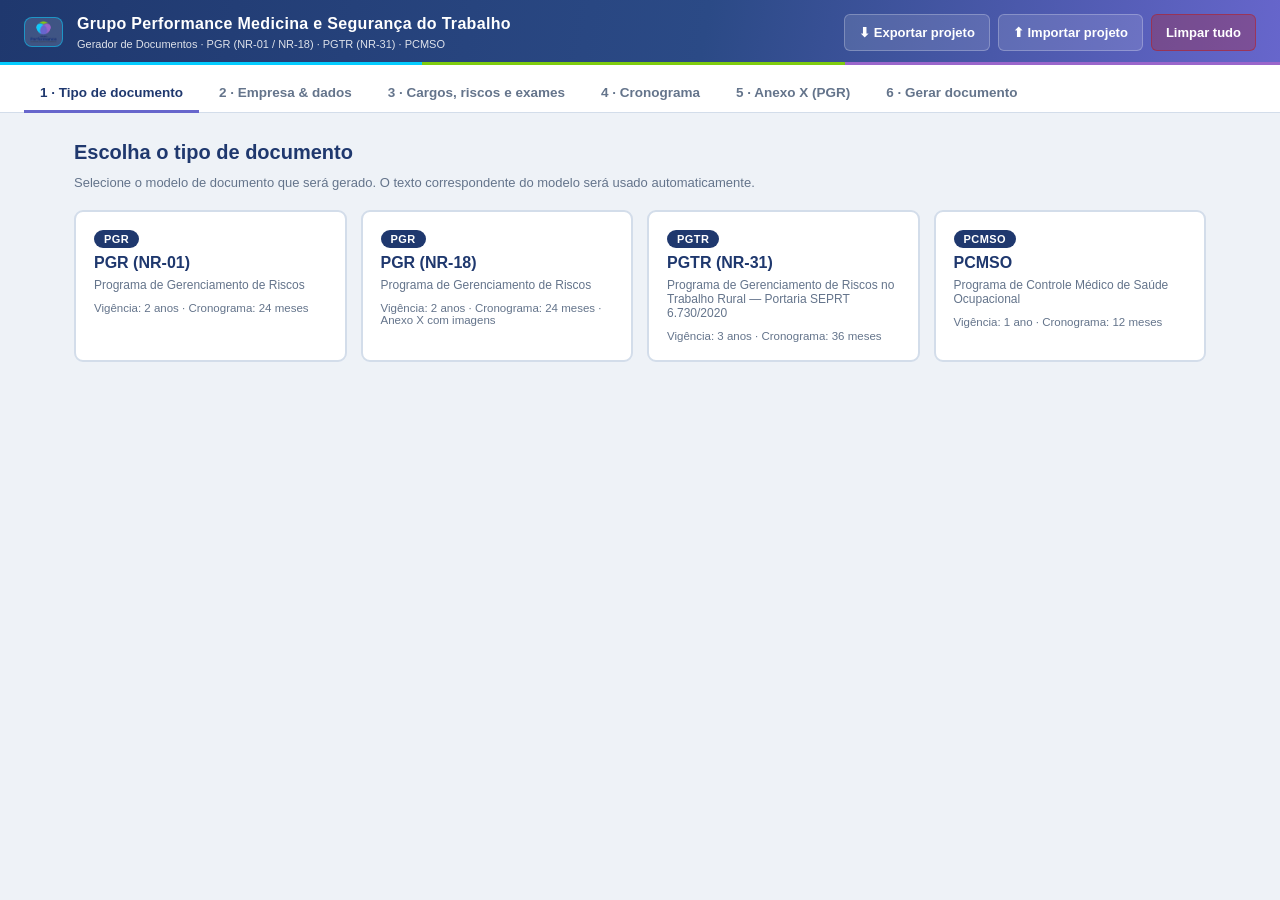
<file: index.html>
<!DOCTYPE html>
<html lang="pt-BR">
<head>
<meta charset="UTF-8">
<meta http-equiv="Cache-Control" content="no-cache, no-store, must-revalidate">
<meta http-equiv="Pragma" content="no-cache">
<meta http-equiv="Expires" content="0">
<meta name="viewport" content="width=device-width, initial-scale=1.0">
<title>Gerador de Documentos PGR / PCMSO</title>
<link rel="stylesheet" href="styles.css?v=49">
</head>
<body>
<header class="topbar">
  <div class="brand">
    <span class="logo-chip"><img class="logo-img" src="assets/logo.png" alt="Logo"></span>
    <div>
      <h1>Grupo Performance Medicina e Segurança do Trabalho</h1>
      <p>Gerador de Documentos · PGR (NR-01 / NR-18) · PGTR (NR-31) · PCMSO</p>
    </div>
  </div>
  <div class="top-actions">
    <button id="btnExportar" class="btn ghost" title="Exportar projeto como JSON">⬇ Exportar projeto</button>
    <label class="btn ghost file-label" title="Importar projeto JSON">
      ⬆ Importar projeto
      <input type="file" id="fileImport" accept="application/json,.json" hidden>
    </label>
    <button id="btnLimpar" class="btn ghost danger">Limpar tudo</button>
  </div>
</header>

<nav class="tabs" id="tabs">
  <button class="tab active" data-tab="modelo">1 · Tipo de documento</button>
  <button class="tab" data-tab="empresa">2 · Empresa &amp; dados</button>
  <button class="tab" data-tab="cargos">3 · Cargos, riscos e exames</button>
  <button class="tab" data-tab="cronograma">4 · Cronograma</button>
  <button class="tab" data-tab="anexo">5 · Anexo X (PGR)</button>
  <button class="tab" data-tab="gerar">6 · Gerar documento</button>
</nav>

<main id="content">

  <!-- ============ TAB 1: MODELO ============ -->
  <section class="panel active" id="panel-modelo">
    <h2>Escolha o tipo de documento</h2>
    <p class="muted">Selecione o modelo de documento que será gerado. O texto correspondente do modelo será usado automaticamente.</p>
    <div class="doc-grid">
      <button class="doc-card" data-doc="pgr_nr01">
        <span class="doc-badge">PGR</span>
        <strong>PGR (NR-01)</strong>
        <small>Programa de Gerenciamento de Riscos</small>
        <span class="doc-meta">Vigência: 2 anos · Cronograma: 24 meses</span>
      </button>
      <button class="doc-card" data-doc="pgr_nr18">
        <span class="doc-badge">PGR</span>
        <strong>PGR (NR-18)</strong>
        <small>Programa de Gerenciamento de Riscos</small>
        <span class="doc-meta">Vigência: 2 anos · Cronograma: 24 meses · Anexo X com imagens</span>
      </button>
      <button class="doc-card" data-doc="pgtr_nr31">
        <span class="doc-badge">PGTR</span>
        <strong>PGTR (NR-31)</strong>
        <small>Programa de Gerenciamento de Riscos no Trabalho Rural — Portaria SEPRT 6.730/2020</small>
        <span class="doc-meta">Vigência: 3 anos · Cronograma: 36 meses</span>
      </button>
      <button class="doc-card" data-doc="pcmso">
        <span class="doc-badge">PCMSO</span>
        <strong>PCMSO</strong>
        <small>Programa de Controle Médico de Saúde Ocupacional</small>
        <span class="doc-meta">Vigência: 1 ano · Cronograma: 12 meses</span>
      </button>
    </div>
    <div id="modeloInfo" class="info-box" hidden></div>
  </section>

  <!-- ============ TAB 2: EMPRESA ============ -->
  <section class="panel" id="panel-empresa">
    <h2>Dados da empresa</h2>
    <p class="muted">Preencha os dados da empresa cliente. Use o campo de CNPJ para puxar os dados cadastrais automaticamente — se a consulta não localizar tudo, preencha manualmente.</p>

    <div class="lookup-row">
      <div class="lookup-field">
        <label for="lookupInput">CNPJ</label>
        <input type="text" id="lookupInput" placeholder="00.000.000/0000-00" autocomplete="off">
        <div id="lookupValid" class="lookup-valid"></div>
      </div>
      <button id="btnLookup" class="btn primary">🔎 Buscar</button>
      <span id="lookupMsg" class="lookup-msg"></span>
    </div>

    <div class="grid-2">
      <div class="card">
        <h3>Empresa cliente</h3>
        <div class="form-grid">
          <div class="fg"><label>Razão Social *</label><input id="razaoSocial" type="text"></div>
          <div class="fg"><label>Nome Fantasia</label><input id="nomeFantasia" type="text"></div>
          <div class="fg"><label>CNPJ</label><input id="cnpj" type="text"></div>
          <div class="fg"><label>Inscrição Estadual</label><input id="inscEstadual" type="text"></div>
          <div class="fg"><label>Unidade / Obra / Contrato</label><input id="unidade" type="text"></div>
          <div class="fg"><label>Endereço</label><input id="endereco" type="text"></div>
          <div class="fg"><label>Número</label><input id="numero" type="text"></div>
          <div class="fg"><label>Complemento</label><input id="complemento" type="text"></div>
          <div class="fg"><label>Bairro</label><input id="bairro" type="text"></div>
          <div class="fg"><label>Cidade</label><input id="cidade" type="text"></div>
          <div class="fg"><label>Estado / UF</label><input id="uf" type="text" maxlength="2"></div>
          <div class="fg"><label>CEP</label><input id="cep" type="text"></div>
          <div class="fg"><label>Responsável</label><input id="responsavel" type="text"></div>
          <div class="fg"><label>Telefone</label><input id="telefone" type="text"></div>
          <div class="fg"><label>E-mail</label><input id="email" type="text"></div>
          <div class="fg"><label>Colaboradores — Masculino</label><input id="numMasc" type="number" min="0"></div>
          <div class="fg"><label>Colaboradores — Feminino</label><input id="numFem" type="number" min="0"></div>
          <div class="fg"><label>Horário de trabalho</label><input id="horario" type="text"></div>
          <div class="fg"><label>Código da Atividade (CNAE)</label><input id="cnaeCodigo" type="text"></div>
          <div class="fg"><label>Atividade Principal (CNAE)</label><input id="cnaeTexto" type="text"></div>
          <div class="fg"><label>Grau de risco</label><input id="grauRisco" type="text"></div>
        </div>
        <div class="logo-box">
          <div id="logoBox"></div>
          <span id="logoMsg" class="lookup-msg"></span>
        </div>
      </div>

      <div class="card">
        <h3>Responsável Técnico</h3>
        <p class="muted">As opções mudam conforme o modelo selecionado na etapa 1. A opção “Preencher manualmente” abre campos para os dados do profissional.</p>
        <div id="respTecWrap"></div>
        <div class="form-grid">
          <div class="fg"><label>Data de elaboração</label><input id="dataElaboracao" type="date"></div>
          <div class="fg"><label>Cidade da assinatura</label><input id="cidadeAssinatura" type="text"></div>
        </div>
        <h3 class="mt">Empresa elaboradora</h3>
        <div class="info-box" id="elaboradoraInfo">
          <div class="elab-grid">
            <div><b>Razão Social:</b> Grupo Performance</div>
            <div><b>Responsável:</b> Peterson da Silva Cassemiro</div>
            <div><b>Endereço:</b> Praça Antônio Quirino da Silva, 28 - Centro</div>
            <div><b>Cidade:</b> Itatiaiuçu / MG</div>
            <div><b>Telefone:</b> (31) 3572-1818 / 3572-1221</div>
            <div><b>Site:</b> www.performanceocupacional.com.br</div>
          </div>
          <p class="muted" style="margin-top:6px;">Dados fixos dos documentos originais — não são editáveis.</p>
        </div>
      </div>
    </div>
  </section>

  <!-- ============ TAB 3: CARGOS / RISCOS / EXAMES ============ -->
  <section class="panel" id="panel-cargos">
    <h2>Cargos, riscos e exames</h2>
    <p class="muted">Envie o(s) arquivo(s) PDF com as informações do sistema (cargos, riscos ocupacionais e exames). O app faz a extração automática — confira o resultado e ajuste manualmente se necessário.</p>
    <div class="upload-row">
      <label class="btn primary file-label">
        📄 Selecionar PDF(s)
        <input type="file" id="pdfInput" accept="application/pdf,.pdf" multiple hidden>
      </label>
      <span id="pdfMsg" class="lookup-msg"></span>
    </div>

    <div class="cargos-toolbar">
      <button id="btnAdicionarCargo" class="btn">+ Adicionar cargo</button>
      <span class="muted" id="cargoCount"></span>
    </div>

    <div id="cargosList" class="cargos-list"></div>
    <p class="muted" id="cargoEmpty" hidden>Nenhum cargo adicionado. Use o upload de PDF ou “Adicionar cargo” para começar.</p>
  </section>

  <!-- ============ TAB 4: CRONOGRAMA ============ -->
  <section class="panel" id="panel-cronograma">
    <h2>Cronograma de ações</h2>
    <p class="muted">Os meses e anos são identificados automaticamente a partir da data de elaboração até o final da vigência do documento. Para cada ação, você pode deixar a marcação do previsto <strong>fixa</strong> (todos os meses) ou <strong>personalizar</strong> os meses marcados.</p>
    <div class="lookup-row">
      <div class="lookup-field small">
        <label>Vigência (meses)</label>
        <input id="vigenciaMeses" type="number" min="1" max="60">
      </div>
      <div class="lookup-field small">
        <label>Data de elaboração</label>
        <input id="cronoDataElab" type="date">
      </div>
      <span id="vigenciaInfo" class="lookup-msg"></span>
    </div>

    <div class="cargos-toolbar">
      <button id="btnAdicionarAcao" class="btn">+ Adicionar ação</button>
      <span class="muted" id="acaoCount"></span>
    </div>

    <div id="acoesList" class="acoes-list"></div>

    <h3 class="mt">Pré-visualização do cronograma</h3>
    <div class="crono-preview" id="cronoPreview"></div>
  </section>

  <!-- ============ TAB 5: ANEXO X ============ -->
  <section class="panel" id="panel-anexo">
    <h2>Anexo X — imagens do levantamento psicossocial</h2>
    <p class="muted">Apenas para o PGR (NR-18). Envie as 10 imagens resultantes do levantamento psicossocial — elas serão inseridas no Anexo X do documento gerado.</p>
    <div class="upload-row">
      <label class="btn primary file-label">
        🖼️ Selecionar imagens
        <input type="file" id="anexoInput" accept="image/*" multiple hidden>
      </label>
      <span id="anexoMsg" class="lookup-msg"></span>
    </div>
    <div id="anexoGrid" class="anexo-grid"></div>
    <p class="muted" id="anexoEmpty" hidden>Nenhuma imagem enviada.</p>
  </section>

  <!-- ============ TAB 6: GERAR ============ -->
  <section class="panel" id="panel-gerar">
    <h2>Gerar documento</h2>
    <p class="muted">Revise o resumo abaixo e gerar o documento completo. Em seguida, use “Imprimir / Exportar PDF” para salvá-lo.</p>
    <div class="card">
      <h3>Resumo</h3>
      <div id="resumo" class="resumo"></div>
    </div>
    <div class="card">
      <h3>Histórico de revisões</h3>
      <p class="muted">A capa do documento registra o histórico de revisões. A revisão original é a <b>Rev. 00</b> (elaboração). Toda alteração durante a vigência — como a inclusão de um novo cargo — adiciona uma nova revisão em sequência, com data e motivo. Os registros anteriores são preservados.</p>
      <div id="revisoes" class="revisoes"></div>
      <div class="form-grid" style="margin-top:14px">
        <div class="fg">
          <label>Data da alteração</label>
          <input id="revData" type="date">
        </div>
        <div class="fg">
          <label>Motivo da alteração</label>
          <input id="revMotivo" type="text" placeholder="Ex.: Inclusão do cargo de Auxiliar de Almoxarifado">
        </div>
      </div>
      <div class="gerar-actions">
        <button id="btnAdicionarRev" class="btn">+ Adicionar revisão</button>
      </div>
    </div>
    <div class="gerar-actions">
      <button id="btnGerar" class="btn primary big">Gerar documento</button>
      <button id="btnImprimir" class="btn big" disabled>🖨️ Imprimir / Exportar PDF</button>
    </div>
    <p class="muted">A exportação em PDF usa a função de impressão do navegador: clique em “Imprimir” e, na caixa de diálogo, escolha “Salvar como PDF”.</p>
  </section>

</main>

<!-- CUSTOMIZATION MODAL -->
<div class="modal-backdrop" id="modalBackdrop" hidden>
  <div class="modal">
    <div class="modal-head">
      <h3 id="modalTitle">Personalizar ação</h3>
      <button class="modal-close" id="modalClose">×</button>
    </div>
    <div class="modal-body">
      <div class="modal-months" id="modalMonths"></div>
      <div class="modal-style">
        <label>Estilo de seleção:</label>
        <label class="radio"><input type="radio" name="modalStyle" value="caixa" checked> Caixas</label>
        <label class="radio"><input type="radio" name="modalStyle" value="circulo"> Círculos</label>
      </div>
      <div class="modal-legend">
        <span><b id="modalMarkCount">0</b> meses selecionados</span>
        <span class="muted">Os meses selecionados serão marcados na tabela do cronograma.</span>
      </div>
    </div>
    <div class="modal-foot">
      <button class="btn" id="modalCancel">Cancelar</button>
      <button class="btn primary" id="modalConfirm">Confirmar</button>
    </div>
  </div>
</div>

<div id="toast" class="toast" hidden></div>

<script src="js/pdf.min.js"></script>
<script src="templates.js?v=49"></script>
<script src="app.js?v=49"></script>
</body>
</html>
</file>
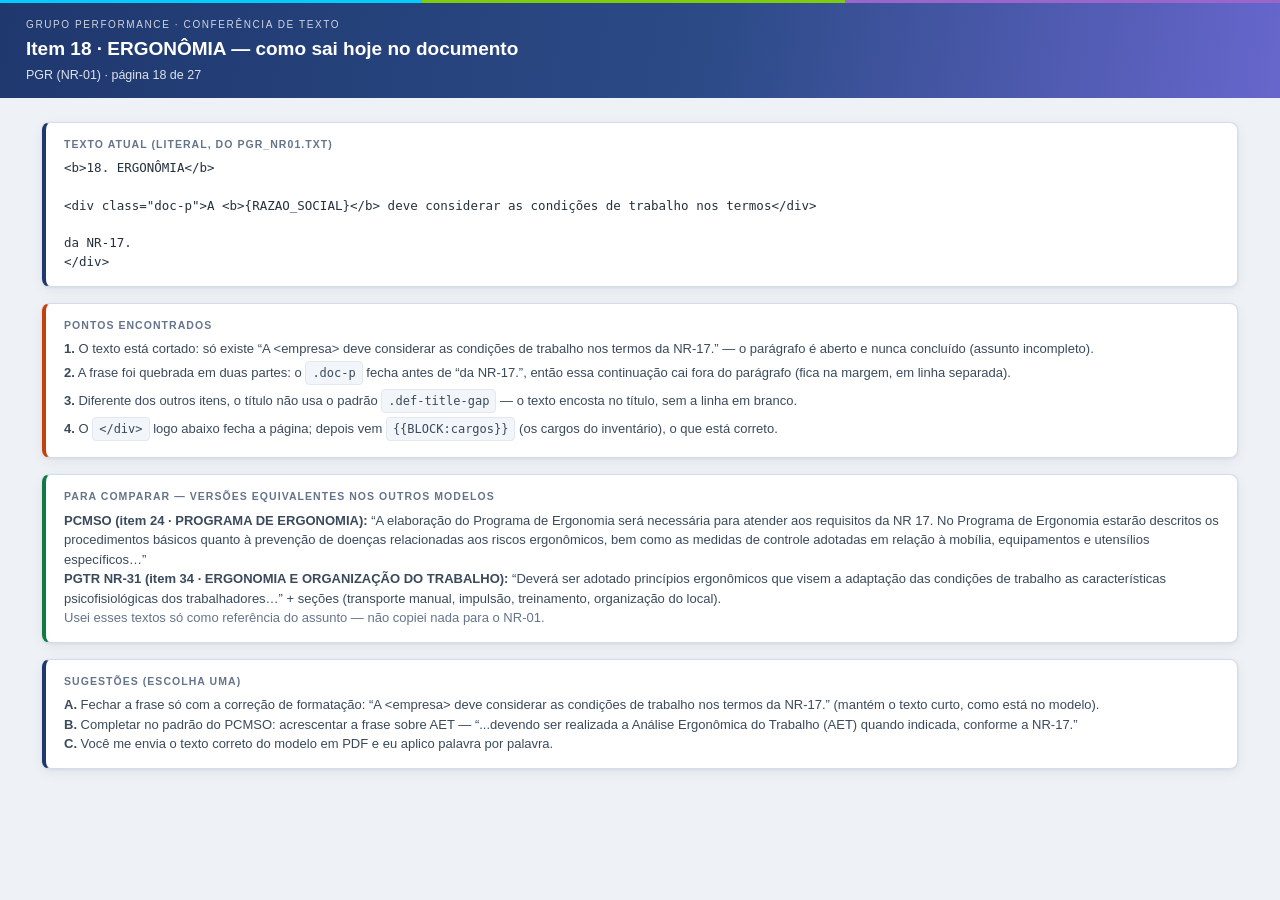
<file: conferencia-item18.html>
<!DOCTYPE html>
<html lang="pt-BR"><head><meta charset="UTF-8">
<meta name="viewport" content="width=device-width, initial-scale=1.0">
<title>Conferência · Item 18 ERGONÔMIA (PGR NR-01)</title>
<style>/* ===== Gerador de Documentos PGR/PCMSO — Identidade Grupo Performance =====
   Design system: azul-marinho #1F386E + acentos ciano/verde/roxo (filete tricolor). */

* { box-sizing: border-box; margin: 0; padding: 0; }

:root {
  /* Cores da marca */
  --azul: #1F386E;        /* primária — títulos, bordas de destaque, marca */
  --azul2: #2C4D8F;       /* apoio / hover */
  --azul-grad: #2B4A86;   /* ponto intermediário do gradiente escuro */
  --ciano: #04CCFF;       /* acento 1 */
  --verde: #7FCC0E;       /* acento 2 */
  --roxo: #9A66CB;        /* acento 3 */
  --indigo: #6766CC;      /* selecionado / fim do gradiente */
  /* Neutros */
  --claro: #EAF1FA;
  --claro2: #F4F8FD;
  --borda: #D3DDEA;
  --txt: #1D2733;
  --mut: #64748B;
  --bg: #EEF2F7;
  --card: #ffffff;
  /* Semânticas */
  --ok: #0F7A45;
  --ok-btn: #15803D;
  --alerta-bg: #FEF3C7; --alerta-txt: #92400E; --alerta-bd: #FCD34D;
  --erro-bg: #FEE2E2; --erro-txt: #991B1B; --erro-bd: #FCA5A5;
  --foco: #93C5FD;
  --tab-bd: #9FB3CD;
  --shadow: 0 1px 3px rgba(31,56,110,.08), 0 4px 14px rgba(31,56,110,.06);
}

html, body { height: 100%; }
body {
  font-family: "Segoe UI", Roboto, Arial, sans-serif;
  background: var(--bg);
  color: var(--txt);
  font-size: 14px;
  line-height: 1.5;
}

/* ---------- topbar (gradiente escuro + filete tricolor) ---------- */
.topbar {
  display: flex; align-items: center; justify-content: space-between;
  gap: 16px; padding: 12px 24px;
  background: linear-gradient(100deg, #1F386E 0%, #2B4A86 55%, #6766CC 100%);
  color: #fff;
  position: relative;
}
.topbar::after {
  content: ""; display: block; height: 3px;
  background: linear-gradient(90deg, #04CCFF 0 33%, #7FCC0E 33% 66%, #9A66CB 66% 100%);
  position: absolute; left: 0; right: 0; bottom: 0;
}
.brand { display: flex; align-items: center; gap: 14px; }
.logo-chip {
  display: inline-flex; align-items: center; justify-content: center;
  background: rgba(255,255,255,.14);
  border: 1px solid rgba(4,204,255,.55);
  border-radius: 8px;
  padding: 3px 5px;
}
.logo-img {
  height: 22px; width: auto; max-width: 96px;
  display: block; object-fit: contain;
}
.brand h1 { font-size: 16px; font-weight: 700; letter-spacing: .02em; color: #fff; }
.brand p { font-size: 11px; opacity: .85; color: #fff; }
.top-actions { display: flex; gap: 8px; flex-wrap: wrap; }

/* ---------- buttons ---------- */
.btn {
  border: 1px solid var(--borda); background: var(--card); color: var(--azul);
  padding: 8px 14px; border-radius: 6px; cursor: pointer; font-size: 13px;
  transition: all .15s; white-space: nowrap; font-weight: 600;
}
.btn:hover { border-color: var(--azul2); background: var(--claro2); }
.btn.primary { background: var(--azul); border-color: var(--azul); color: #fff; }
.btn.primary:hover { background: var(--azul2); }
.btn.ghost { background: rgba(255,255,255,.12); border-color: rgba(255,255,255,.25); color: #fff; }
.btn.ghost:hover { background: rgba(255,255,255,.22); }
.btn.ghost.danger { background: rgba(185,28,28,.28); border-color: rgba(185,28,28,.5); }
.btn.ghost.danger:hover { background: rgba(185,28,28,.42); }
.btn.green { background: var(--ok-btn); border-color: var(--ok-btn); color: #fff; }
.btn.green:hover { background: #166534; }
.btn.big { padding: 12px 22px; font-size: 15px; }
.btn:disabled { opacity: .5; cursor: not-allowed; }
.file-label { display: inline-flex; align-items: center; cursor: pointer; }

/* ---------- tabs ---------- */
.tabs {
  display: flex; gap: 4px; padding: 10px 24px 0; flex-wrap: wrap;
  background: #fff; border-bottom: 1px solid var(--borda);
  position: sticky; top: 0; z-index: 20;
}
.tab {
  border: none; background: none; padding: 10px 16px; cursor: pointer;
  font-size: 13.5px; color: var(--mut); border-bottom: 3px solid transparent;
  margin-bottom: -1px; font-weight: 600;
}
.tab:hover { color: var(--azul); }
.tab.active { color: var(--azul); border-bottom-color: var(--indigo); }

/* ---------- panels ---------- */
main { max-width: 1180px; margin: 0 auto; padding: 24px; }
.panel { display: none; }
.panel.active { display: block; animation: fade .2s ease; }
@keyframes fade { from { opacity: 0; transform: translateY(4px); } to { opacity: 1; } }
.panel h2 { font-size: 20px; color: var(--azul); margin-bottom: 6px; font-weight: 700; }
.panel h3 { font-size: 15px; color: var(--azul); margin-bottom: 10px; font-weight: 700; }
.muted { color: var(--mut); font-size: 13px; }
.mt { margin-top: 22px; }

/* ---------- doc cards ---------- */
.doc-grid { display: grid; grid-template-columns: repeat(auto-fill, minmax(240px, 1fr)); gap: 14px; margin-top: 18px; }
.doc-card {
  text-align: left; background: var(--card); border: 2px solid var(--borda);
  border-radius: 9px; padding: 18px; cursor: pointer; transition: all .15s;
  display: flex; flex-direction: column; gap: 6px;
}
.doc-card:hover { border-color: var(--azul); transform: translateY(-2px); box-shadow: var(--shadow); }
.doc-card.selected { border-color: var(--indigo); background: var(--claro2); box-shadow: 0 0 0 3px rgba(103,102,204,.14); }
.doc-badge {
  align-self: flex-start; background: var(--azul); color: #fff;
  font-size: 11px; font-weight: 700; padding: 3px 10px; border-radius: 20px;
  letter-spacing: .04em;
}
.doc-card strong { font-size: 16px; color: var(--azul); }
.doc-card small { color: var(--mut); font-size: 12px; }
.doc-meta { font-size: 11.5px; color: var(--mut); margin-top: 4px; }

/* ---------- info box ---------- */
.info-box {
  margin-top: 16px; background: var(--claro2); border: 1px solid var(--borda);
  border-left: 5px solid var(--verde);
  border-radius: 4px; padding: 12px 16px; font-size: 13px;
}
.elab-grid { display: grid; grid-template-columns: 1fr 1fr; gap: 6px 18px; }
.elab-grid div { color: var(--txt); }

/* ---------- cards de formulário ---------- */
.card {
  background: var(--card); border: 1px solid var(--borda);
  border-radius: 9px; padding: 18px; box-shadow: var(--shadow);
}
.grid-2 { display: grid; grid-template-columns: 1fr 1fr; gap: 16px; margin-top: 18px; }
@media (max-width: 900px) { .grid-2 { grid-template-columns: 1fr; } }
.form-grid { display: grid; grid-template-columns: 1fr 1fr; gap: 12px; }
@media (max-width: 640px) { .form-grid { grid-template-columns: 1fr; } }
.fg { display: flex; flex-direction: column; gap: 4px; }
.fg label { font-size: 11.5px; color: var(--mut); font-weight: 600; text-transform: uppercase; letter-spacing: .03em; }
.fg input, .fg select, .lookup-field input, .lookup-field select {
  border: 1px solid var(--borda); border-radius: 6px; padding: 8px 10px;
  font-size: 13.5px; background: #fff; color: var(--txt); width: 100%;
}
.fg input:focus, .lookup-field input:focus, .lookup-field select:focus {
  outline: none; border-color: var(--azul); box-shadow: 0 0 0 3px rgba(147,197,253,.4);
}

/* ---------- lookup ---------- */
.lookup-row {
  display: flex; align-items: flex-end; gap: 10px; flex-wrap: wrap;
  background: var(--card); border: 1px solid var(--borda); border-radius: 9px;
  padding: 14px; margin-top: 16px; box-shadow: var(--shadow);
}
.lookup-field { flex: 1; min-width: 240px; display: flex; flex-direction: column; gap: 4px; }
.lookup-field.small { max-width: 200px; flex: 0 0 auto; }
.lookup-field label { font-size: 11.5px; color: var(--mut); font-weight: 600; text-transform: uppercase; letter-spacing: .03em; }
.lookup-valid { font-size: 12px; min-height: 16px; padding-left: 2px; }
.lookup-valid.ok { color: var(--ok); }
.lookup-valid.err { color: var(--erro-txt); }
.lookup-msg { font-size: 12.5px; color: var(--mut); align-self: center; }
.lookup-msg.ok { color: var(--ok); }
.lookup-msg.err { color: var(--erro-txt); }
.lookup-msg.warn { color: var(--alerta-txt); font-weight: 600; }

/* ---------- uploads / logo do cliente ---------- */
.upload-row { display: flex; align-items: center; gap: 12px; flex-wrap: wrap; margin-top: 16px; }
.logo-box { display: flex; align-items: center; gap: 12px; flex-wrap: wrap; margin-top: 14px; padding-top: 14px; border-top: 1px solid var(--borda); }
.logo-preview {
  position: relative; width: 96px; height: 96px; flex: none;
  border: 1px dashed var(--borda); border-radius: 6px; background: var(--claro2);
  display: flex; align-items: center; justify-content: center;
}
.logo-preview img { max-width: 100%; max-height: 100%; object-fit: contain; }
.logo-preview .del {
  position: absolute; top: -6px; right: -6px; border: none; background: rgba(185,28,28,.9);
  color: #fff; width: 22px; height: 22px; border-radius: 50%; cursor: pointer; font-size: 13px;
}

/* ---------- cargos ---------- */
.cargos-toolbar { display: flex; align-items: center; gap: 12px; margin: 18px 0 10px; }
.cargos-list { display: flex; flex-direction: column; gap: 14px; }
.cargo-card {
  background: var(--card); border: 1px solid var(--borda); border-radius: 9px;
  padding: 16px; box-shadow: var(--shadow);
}
.cargo-card header { display: flex; align-items: center; justify-content: space-between; margin-bottom: 12px; }
.cargo-card header h3 { margin: 0; color: var(--azul); }
.cargo-card .fg { margin-bottom: 10px; }
.cargo-sub { border-top: 1px dashed var(--borda); margin-top: 12px; padding-top: 12px; }
.cargo-sub h4 { font-size: 12px; color: var(--mut); margin-bottom: 8px; text-transform: uppercase; letter-spacing: .4px; }
table.data { width: 100%; border-collapse: collapse; font-size: 12.5px; margin-bottom: 12px; }
table.data th, table.data td { border: 1px solid var(--borda); padding: 6px 8px; text-align: left; vertical-align: top; }
table.data th { background: linear-gradient(180deg,#E4EDFA,#D3E2F5); color: var(--azul); font-weight: 700; }
table.data input, table.data select {
  border: none; border-bottom: 1px solid transparent; width: 100%;
  padding: 3px 2px; font-size: 12.5px; background: transparent;
}
table.data input:focus, table.data select:focus { border-bottom-color: var(--azul); outline: none; }
.row-del {
  border: none; background: none; color: var(--erro-txt); cursor: pointer; font-size: 16px; padding: 2px 6px;
}
.icon-btn {
  border: 1px solid var(--borda); background: #fff; border-radius: 6px;
  padding: 5px 10px; cursor: pointer; font-size: 12.5px; color: var(--azul);
}
.icon-btn:hover { border-color: var(--azul); color: var(--azul); }

/* ---------- cronograma ---------- */
.acoes-list { display: flex; flex-direction: column; gap: 10px; margin-top: 10px; }
.acao-card {
  background: var(--card); border: 1px solid var(--borda); border-radius: 9px;
  padding: 12px 14px; display: flex; flex-direction: column; gap: 8px;
}
.acao-top { display: flex; align-items: center; gap: 10px; flex-wrap: wrap; }
.acao-top .fg { flex: 1; min-width: 200px; }
.acao-top .fg label { font-size: 11px; }
.mode-switch { display: flex; gap: 4px; }
.mode-switch button {
  border: 2px solid var(--borda); background: #fff; padding: 5px 10px;
  border-radius: 6px; cursor: pointer; font-size: 12px; color: var(--txt);
}
.mode-switch button.active { border-color: var(--indigo); color: var(--azul); box-shadow: 0 0 0 3px rgba(103,102,204,.18); }
.crono-preview {
  margin-top: 14px; background: var(--card); border: 1px solid var(--borda);
  border-radius: 9px; padding: 14px; overflow-x: auto; box-shadow: var(--shadow);
}
.crono-table { width: 100%; border-collapse: collapse; font-size: 11.5px; min-width: 720px; }
.crono-table th, .crono-table td { border: 1px solid var(--borda); padding: 4px 5px; text-align: center; }
.crono-table th { background: linear-gradient(180deg,#E4EDFA,#D3E2F5); color: var(--azul); font-weight: 700; }
.crono-table .acao-cell { text-align: left; min-width: 160px; }
.crono-table .mark { font-weight: 700; color: var(--azul); font-size: 1.6em; line-height: 1; }
.crono-table .mark::before { content: "○"; }

/* ---------- anexo ---------- */
.anexo-grid { display: grid; grid-template-columns: repeat(auto-fill, minmax(160px, 1fr)); gap: 12px; margin-top: 16px; }
.anexo-item {
  background: var(--card); border: 1px solid var(--borda); border-radius: 9px;
  padding: 8px; position: relative; box-shadow: var(--shadow);
}
.anexo-item img { width: 100%; height: 120px; object-fit: contain; background: var(--claro2); border-radius: 6px; }
.anexo-item .pos { font-size: 11px; color: var(--mut); text-align: center; margin-top: 4px; }
.anexo-item .del {
  position: absolute; top: 4px; right: 4px; border: none; background: rgba(185,28,28,.9);
  color: #fff; width: 22px; height: 22px; border-radius: 50%; cursor: pointer; font-size: 13px;
}

/* ---------- gerar / resumo ---------- */
.resumo { display: grid; grid-template-columns: repeat(auto-fill, minmax(230px, 1fr)); gap: 10px; }
.resumo .item { background: var(--claro2); border: 1px solid var(--borda); border-radius: 6px; padding: 10px 12px; }
.resumo .item b { display: block; font-size: 11px; color: var(--mut); text-transform: uppercase; letter-spacing: .03em; }
.gerar-actions { display: flex; gap: 12px; margin-top: 18px; flex-wrap: wrap; }

/* ---------- histórico de revisões ---------- */
.revisoes { display: flex; flex-direction: column; gap: 8px; }
.rev-row { display: grid; grid-template-columns: 70px 130px 1fr; gap: 10px; align-items: start;
  background: var(--claro2); border: 1px solid var(--borda); border-radius: 6px; padding: 9px 12px; font-size: 13px; }
.rev-row.rev-original { background: #eef4ff; border-color: #c7d8f5; }
.rev-row .rev-n { font-weight: 700; color: var(--azul); }
.rev-row .rev-d { color: var(--mut); }
.rev-row .rev-h { color: var(--txt); }

/* ---------- modal ---------- */
.modal-backdrop {
  position: fixed; inset: 0; background: rgba(15,25,40,.55);
  display: flex; align-items: center; justify-content: center; z-index: 100; padding: 20px;
}
.modal-backdrop[hidden] { display: none; }
.modal {
  background: #fff; border-radius: 9px; width: 100%; max-width: 640px;
  box-shadow: 0 20px 60px rgba(0,0,0,.3); max-height: 90vh; display: flex; flex-direction: column;
}
.modal-head { display: flex; justify-content: space-between; align-items: center; padding: 16px 20px; border-bottom: 1px solid var(--borda); }
.modal-head h3 { font-size: 16px; color: var(--azul); }
.modal-close { border: none; background: none; font-size: 24px; cursor: pointer; color: var(--mut); line-height: 1; }
.modal-body { padding: 20px; overflow-y: auto; }
.modal-months { display: grid; grid-template-columns: repeat(auto-fill, minmax(140px, 1fr)); gap: 10px; margin-bottom: 16px; }
.modal-months label {
  display: flex; align-items: center; gap: 8px; padding: 8px 10px;
  border: 1px solid var(--borda); border-radius: 6px; cursor: pointer; font-size: 13px;
}
.modal-months label:hover { border-color: var(--azul); }
.modal-months input { width: auto; }
.modal-months input[type=checkbox] { accent-color: var(--azul); width: 16px; height: 16px; }
.modal-months input[type=radio] { accent-color: var(--azul); }
.modal-style { display: flex; align-items: center; gap: 14px; margin-bottom: 12px; font-size: 13px; }
.radio { display: flex; align-items: center; gap: 5px; cursor: pointer; }
.resp-options { display: flex; flex-direction: column; gap: 8px; margin: 4px 0 14px; }
.resp-options input[type=radio] { width: auto; accent-color: var(--azul); }
.resp-fields { margin-top: 2px; }
.resp-summary .elab-grid > div { font-size: 14px; }
.modal-legend { font-size: 13px; display: flex; gap: 14px; flex-wrap: wrap; align-items: center; }
.modal-foot { display: flex; justify-content: flex-end; gap: 10px; padding: 14px 20px; border-top: 1px solid var(--borda); }

/* ---------- toast ---------- */
.toast {
  position: fixed; bottom: 24px; left: 50%; transform: translateX(-50%);
  background: var(--azul); color: #fff; padding: 12px 22px; border-radius: 8px;
  font-size: 13.5px; z-index: 200; box-shadow: 0 8px 24px rgba(0,0,0,.25);
}
.toast.ok { background: var(--ok); }
.toast.err { background: var(--erro-txt); }

/* =========================================================
   DOCUMENTO — páginas A4 (capa + cabeçalho/rodapé tricolor)
   ========================================================= */
.doc-print { display: none; }
.doc-print.show { display: block; }
@media print {
  body * { visibility: hidden; }
  .doc-print.show, .doc-print.show * { visibility: visible; }
  .doc-print.show { position: absolute; left: 0; top: 0; width: 100%; }
  .doc-print .page { page-break-after: always; }
  .doc-print .page:last-child { page-break-after: auto; }
  @page { size: A4; margin: 0; }
}
.doc-print {
  background: #fff; color: var(--txt); padding: 0;
  font-family: "Segoe UI", Roboto, Arial, sans-serif;
  font-size: 10.3pt; line-height: 1.32;
}
.doc-print .page { text-align: justify; }
.doc-print table, .doc-print .phead, .doc-print .pfoot, .doc-print .idx-table,
.doc-print .cover-hist, .doc-print h2, .doc-print h3 { text-align: left; }
.doc-print .phead-tbl .c-title, .doc-print .phead-tbl .c-pag { text-align: center; }
.doc-print b { font-weight: 700; }
.doc-print .plist { padding-left: 22px; text-indent: -22px; }
/* título de verbete em linha própria: alinhado à esquerda (sem justificar/esticar) */
.doc-print .def-title { text-align: left; margin: 0; }
/* listas (a, b, c...) recuadas dentro do texto */
.doc-print .list-indent { margin: 1.32em 0 1.32em 10mm; }
/* lista com marcadores: um item por linha, entre itens o mesmo respiro de 1 linha do texto */
.doc-print .bullet-list { margin: 0 0 1.32em; padding-left: 10mm; }
.doc-print .bullet-list > div { padding-left: 5mm; text-indent: -5mm; }
.doc-print .bullet-list > div + div { margin-top: 1.32em; }
/* lista recuada sem margem própria: o respiro de 1 linha vem do parágrafo .doc-p-gap que a introduz */
.doc-print .list-flush { margin: 0 0 1.32em 10mm; }
/* parágrafo que precisa de formatação no meio do texto (ex.: razão social em negrito) */
.doc-print .doc-p { margin: 0; }
/* título de seção: uma linha em branco antes do primeiro verbete */
.doc-print .def-title-gap { margin: 0 0 1.32em; }
/* subtítulo em negrito dentro de uma seção: alinhado à esquerda, com exatamente uma
   linha em branco antes e depois (a quebra do template é removida para não somar com a margem) */
.doc-print .sub-title { margin: 1.32em 0; text-align: left; font-weight: 700; }
.doc-print .page > .sub-title:first-child { margin-top: 0; }
/* parágrafo seguido de um título de seção ou de uma lista: uma linha em branco entre eles */
.doc-print .doc-p-gap { margin: 0 0 1.32em; }
/* continuação de uma definição (ex.: "EQUIPARAM-SE AOS ACIDENTES DE TRABALHO:") */
.doc-print .def-sub { margin: 0 0 0 9mm; }
/* lista que pertence a uma definição: recuada e com espaço antes do próximo item */
.doc-print .plist-sub { margin: 0 0 18px 17mm; }
/* cada item da lista: número alinhado à esquerda e quebras alinhadas ao texto */
.doc-print .plist-item { padding-left: 22px; text-indent: -22px; }
.doc-print .page {
  width: 210mm; min-height: 297mm; padding: 9mm 11mm 10mm;
  margin: 0 auto; box-sizing: border-box;
  background: #fff; white-space: pre-wrap; word-wrap: break-word;
  position: relative;
  display: flex; flex-direction: column;
  /* filete tricolor no topo de cada página (assinatura) */
  border-top: 2px solid var(--azul);
  box-shadow: 0 3px 14px rgba(0,0,0,.3);
}
/* conteúdo da página ocupa o espaço restante, empurrando o rodapé para o fim */
.doc-print .page > .pfoot { flex: 0 0 auto; margin-top: auto; }
/* segmento tricolor sobreposto ao topo */
.doc-print .page::before {
  content: ""; display: block; height: 2px;
  background: linear-gradient(90deg, #04CCFF 0 33%, #7FCC0E 33% 66%, #9A66CB 66% 100%);
  margin: -9mm -11mm 5px -11mm; /* full-bleed */
}
/* ---------- Cabeçalho de página (tabela de 4 colunas) ---------- */
.doc-print .phead { margin-bottom: 6px; }
.doc-print .phead-tbl {
  width: 100%; border-collapse: collapse;
  border: 1.5px solid var(--azul); border-radius: 2px;
}
.doc-print .phead-tbl td { border: 1px solid var(--borda); padding: 5px 8px; vertical-align: middle; }
.doc-print .phead-tbl .c-client { width: 26%; text-align: left; }
.doc-print .phead-tbl .c-title { width: 36%; text-align: center; }
.doc-print .phead-tbl .c-pag { width: 14%; text-align: center; font-size: 8.5pt; color: var(--txt); }
.doc-print .phead-tbl .c-logo { width: 24%; text-align: right; }
.doc-print .phead-doc { font-weight: 700; color: var(--azul); font-size: 12pt; letter-spacing: .02em; line-height: 1.1; }
.doc-print .phead-emp { font-weight: 700; color: var(--txt); font-size: 10pt; line-height: 1.2; margin-top: 2px; }
.doc-print .phead-unit { font-weight: 600; color: var(--txt2); font-size: 8pt; line-height: 1.2; margin-top: 1px; }
.doc-print .phead-logo { max-height: 52px; width: auto; object-fit: contain; display: block; }
.doc-print .phead-logo-client { max-height: 64px; }

/* ---------- Rodapé de página ---------- */
.doc-print .pfoot {
  margin-top: 4mm;
  border-top: 2px solid var(--azul);
  padding-top: 3px;
  font-size: 6.9pt;
  color: var(--txt);
  display: flex;
  flex-direction: column;
  gap: 4px;
  line-height: 1.25;
  position: relative;
}
.doc-print .pfoot::before {
  content: "";
  position: absolute;
  top: -2px;
  left: 0;
  width: 38%;
  height: 2px;
  background: linear-gradient(90deg, #04CCFF, #7FCC0E, #9A66CB);
}
.doc-print .pfoot .pfoot-row {
  flex: 1 1 auto;
  display: flex;
  align-items: center;
  justify-content: center;
  gap: 14px;
}
.doc-print .pfoot .lg {
  flex: 0 0 auto;
  display: flex;
  align-items: center;
}
.doc-print .pfoot .lg img {
  height: 34px;
  object-fit: contain;
  padding-right: 7px;
}
.doc-print .pfoot .unidades {
  flex: 1 1 auto;
  display: flex;
  justify-content: center;
  gap: 18px;
}
.doc-print .pfoot .u {
  flex: 1 1 0;
  max-width: 24%;
  min-width: 0;
  text-align: center;
}
.doc-print .pfoot b {
  display: block;
  font-size: 7.1pt;
  color: var(--azul);
}
.doc-print .pfoot .site {
  display: block;
  text-align: center;
  font-size: 7.4pt;
  font-weight: 700;
  color: var(--azul);
  letter-spacing: .04em;
  margin-top: 4px;
  width: 100%;
}

/* ---------- Capa ---------- */
.doc-print .page.cover {
  padding-top: 14mm;
  background: linear-gradient(135deg, #F4F8FD 0%, #E9F1FB 100%);
  border-top: 4px solid var(--ciano);
  border-bottom: 4px solid var(--roxo);
  text-align: center;
}
.doc-print .page.cover::before { display: none; }   /* não repete o filete do topo */
.doc-print .page.cover::after { display: none; }    /* não repete o rodapé */
.doc-print .page.cover .doc-logo {
  max-height: 32mm; width: auto; margin: 0 auto 12px auto;
  display: block;
}
/* linha tricolor central na capa (62% × 5px) */
.doc-print .page.cover > .cover-line {
  display: block; width: 62%; height: 5px; margin: 6px auto 16px;
  border-radius: 3px;
  background: linear-gradient(90deg, #04CCFF 0 33%, #7FCC0E 33% 66%, #9A66CB 66% 100%);
}

/* ---------- conteúdo da capa ---------- */
.doc-print .page.cover .cover-brand {
  max-height: 52mm; width: auto; display: block;
  margin: 0 auto 6px auto;
}
.doc-print .page.cover .cover-client {
  max-height: 18mm; width: auto; display: block;
  margin: 6px auto 0 auto;
}
.doc-print .page.cover .cover-title {
  font-size: 34pt; font-weight: 800; color: var(--azul);
  letter-spacing: .08em; text-transform: uppercase;
  margin: 10px 0 12px;
}
.doc-print .page.cover .cover-sub {
  font-size: 16pt; font-weight: 700; color: var(--azul2);
  letter-spacing: .02em; line-height: 1.5; margin-bottom: 12px;
}
.doc-print .page.cover .cover-note {
  font-size: 11pt; color: var(--mut); margin-bottom: 22px;
}
.doc-print .page.cover .cover-info {
  background: #fff; border: 1px solid var(--borda);
  border-left: 5px solid var(--verde); border-radius: 4px;
  padding: 14px 20px; margin-bottom: 22px; line-height: 1.9;
}
.doc-print .page.cover .cover-empresa {
  font-size: 18pt; font-weight: 800; color: var(--azul); margin-bottom: 6px;
  display: flex; flex-direction: column; align-items: center;
}
.doc-print .page.cover .cover-meta {
  font-size: 12.5pt; color: var(--txt);
}

/* ---------- tabela de histórico da capa (como nos modelos) ---------- */
.doc-print .page.cover .cover-hist {
  width: 100%; border-collapse: collapse; font-size: 9pt;
  border: 1px solid var(--tab-bd);
}
.doc-print .page.cover .cover-hist th,
.doc-print .page.cover .cover-hist td {
  border: 1px solid var(--tab-bd); padding: 5px 8px; vertical-align: top;
}
.doc-print .page.cover .cover-hist thead th {
  background: linear-gradient(180deg, #E4EDFA, #D3E2F5);
  color: var(--azul); font-weight: 700; text-transform: uppercase; font-size: 8.6pt;
}
.doc-print .page.cover .cover-hist td { text-align: left; }
.doc-print .page.cover .cover-hist tbody tr:nth-child(even) td { background: var(--claro2); }

/* ---------- índice analítico ---------- */
.doc-print .idx-title {
  font-size: 13pt; font-weight: 800; color: var(--azul);
  padding: 3px 10px; border-left: 5px solid var(--ciano);
  background: linear-gradient(90deg, rgba(4,204,255,.10), rgba(4,204,255,0));
  margin: 0 0 8px 0; text-transform: uppercase; letter-spacing: .03em;
}
.doc-print .idx-table {
  width: 100%; border-collapse: collapse; font-size: 8pt;
  border: 1px solid var(--tab-bd);
  page-break-inside: avoid;
}
.doc-print .idx-table thead th {
  background: linear-gradient(180deg, #1F386E, #2B4A86);
  color: #fff; font-weight: 700; font-size: 7.5pt;
  text-transform: uppercase; letter-spacing: .03em; padding: 3px 6px;
  border: 1px solid var(--tab-bd);
}
.doc-print .idx-table thead th.idx-n { width: 6%; text-align: center; }
.doc-print .idx-table thead th.idx-p { width: 9%; text-align: center; }
.doc-print .idx-table td {
  border: 1px solid var(--tab-bd); padding: 2px 6px; vertical-align: top;
  line-height: 1.25;
}
.doc-print .idx-table td.idx-n {
  text-align: center; font-weight: 700; color: var(--azul); width: 6%;
}
.doc-print .idx-table td.idx-t { color: var(--txt); }
.doc-print .idx-table td.idx-p {
  text-align: center; font-weight: 700; color: var(--azul2); width: 9%;
}
.doc-print .idx-table tbody tr:nth-child(even) td { background: var(--claro2); }
.doc-print .idx-table tbody tr:hover td { background: #E4EDFA; }

/* ---------- logos ---------- */
.doc-logo { display: block; margin: 0 auto 8px auto; max-height: 10mm; width: auto; object-fit: contain; }

/* ---------- títulos de seção ---------- */
.doc-print h2.doc-h {
  font-size: 11pt; font-weight: 700; text-transform: uppercase;
  color: var(--azul); letter-spacing: .02em;
  border-bottom: 2px solid var(--azul);
  border-left: 5px solid var(--ciano);
  padding-left: 9px; margin: 10px 0 7px; text-align: left;
}
.doc-print .bloco { margin: 10px 0; }

/* ---------- tabelas do documento ---------- */
.doc-print .bloco.planilha-empresa,
.doc-print .bloco.planilha-elaboradora {
  page-break-inside: avoid;
  break-inside: avoid;
}
/* texto e QR code abaixo da planilha da elaboradora */
.doc-print .elab-texto {
  text-align: justify; font-size: 8.8pt; color: var(--txt);
  line-height: 1.5; margin: 7px 0;
}
.doc-print .elab-texto b { color: var(--azul); }
.doc-print .elab-qr {
  display: flex; align-items: center; justify-content: space-between;
  gap: 16px; margin: 10px 0 0 0;
}
.doc-print .elab-qr-texto {
  flex: 1 1 auto; min-width: 0;
}
.doc-print .elab-qr-texto .elab-texto { margin: 3px 0; }
.doc-print .elab-qr a {
  display: inline-block; font-size: 8.5pt; font-weight: 700;
  color: var(--azul); text-decoration: none;
  word-break: break-all;
}
.doc-print .elab-qr a:hover { text-decoration: underline; }
.doc-print .elab-qr-img {
  flex: 0 0 auto;
  width: 276px; height: 276px; object-fit: contain;
  border: 1px solid var(--borda); border-radius: 4px;
  padding: 8px; background: #fff;
}
.doc-print table.doc-table {
  width: 100%; border-collapse: collapse; font-size: 8.9pt; margin: 8px 0;
}
.doc-print table.doc-table th, .doc-print table.doc-table td {
  border: 1px solid var(--tab-bd); padding: 4px 6px; vertical-align: top;
}
.doc-print table.doc-table thead th {
  background: linear-gradient(180deg, #E4EDFA, #D3E2F5);
  color: var(--azul); font-weight: 700; text-transform: uppercase; font-size: 8.9pt;
}
.doc-print table.doc-table th { background: var(--claro2); color: var(--azul); font-weight: 700; }
.doc-print table.doc-table td { text-align: left; }
.doc-print table.doc-table td.r, .doc-print table.doc-table th.r { text-align: right; }
.doc-print table.doc-table tbody tr:nth-child(even) td { background: var(--claro2); }
.doc-print table.doc-table tr.total td {
  background: linear-gradient(180deg, #DFE9F8, #CFE0F4);
  color: var(--azul); font-weight: 700;
}
.doc-print img.anexo-img { max-width: 100%; height: auto; margin: 6px 0; }
/* tabela da listagem de fatores de risco psicossociais: uma coluna, linhas compactas */
.doc-print table.pf-table { margin: 0 0 6px; }
.doc-print table.pf-table td { padding: 3px 8px; }
/* fonte da tabela */
.doc-print .doc-fonte { font-size: 8.4pt; color: var(--mut); text-align: left; margin: 0 0 1.32em; }

/* ---------- caixas de destaque (obs/validade) ---------- */
.doc-print .obsbox {
  background: var(--claro2); border: 1px solid var(--borda);
  border-left: 4px solid var(--ciano); border-radius: 3px;
  padding: 8px 12px; font-size: 8.6pt; text-align: justify; margin: 8px 0;
}
.doc-print .val {
  text-align: center; font-weight: 700; font-size: 9.5pt; color: var(--azul);
  background: var(--claro2); border: 1px solid var(--borda);
  border-left: 4px solid var(--verde); border-radius: 3px;
  padding: 8px 12px; margin: 10px 0;
}
.doc-print .clau { text-align: justify; font-size: 9.2pt; margin: 6px 0; }
.doc-print .clau b { color: var(--azul); }
.doc-print ul.sv { columns: 2; font-size: 9pt; margin: 6px 0; }
.doc-print .assin { display: flex; gap: 20px; margin: 14px 0; }
.doc-print .assin > div { flex: 1; border-top: 1px solid #000; padding-top: 6px; font-size: 9pt; }

</style><style>.doc-print { display:block; }/* ---------- preview lado a lado (página estática, fora do app) ---------- */
body.pv { background: #eef1f5; margin: 0; padding: 0 0 70px; }
.pv-topbar { background: linear-gradient(100deg, var(--azul) 0%, var(--azul-grad) 55%, var(--indigo) 100%);
  border-top: 3px solid transparent; border-image: linear-gradient(90deg, var(--ciano) 0 33%, var(--verde) 33% 66%, var(--roxo) 66% 100%) 1;
  color: #fff; padding: 14px 26px; }
.pv-topbar .t1 { font-size: 10px; letter-spacing: .16em; text-transform: uppercase; opacity: .78; }
.pv-topbar h1 { font-size: 19px; font-weight: 700; margin: 3px 0 2px; }
.pv-topbar .t2 { font-size: 12.5px; opacity: .85; }
.pv-wrap { max-width: 1240px; margin: 0 auto; padding: 24px 22px 0; }
.pv-note { background: #fff; border: 1px solid var(--borda); border-left: 4px solid var(--azul);
  border-radius: 8px; padding: 14px 18px; box-shadow: var(--shadow); font-size: 13px; color: #3a4a5c; }
.pv-note .lbl { display: block; font-size: 10.5px; letter-spacing: .1em; text-transform: uppercase;
  color: var(--mut); font-weight: 700; margin-bottom: 6px; }
.pv-note code { font-family: ui-monospace, Consolas, monospace; font-size: 12px; background: #f2f5f9;
  border: 1px solid #e2e8f0; border-radius: 4px; padding: 2px 6px; display: inline-block; margin: 2px 0; }
.pv-note code.del { background: #fdecec; border-color: #f5c9c9; color: #8a2b2b; }
.pv-note code.add { background: #eaf7ee; border-color: #c3e6cd; color: #1c6136; }
.pv-grid { display: flex; flex-wrap: wrap; gap: 26px; margin-top: 26px; align-items: flex-start; }
.pv-col { flex: 1 1 520px; min-width: 340px; }
.pv-col > h2 { font-size: 12px; letter-spacing: .09em; text-transform: uppercase; color: #fff;
  background: #7b8794; display: inline-block; padding: 6px 14px; border-radius: 6px 6px 0 0; margin: 0;
  font-weight: 700; }
.pv-col.depois > h2 { background: var(--ok); }
.pv-col .pv-frame { background: #dfe4ea; border-radius: 0 6px 6px 6px; padding: 12px; }
.pv-frame .page { margin: 0 auto; box-shadow: 0 3px 14px rgba(0,0,0,.2); }
.pv-zoom { font-size: 12px; color: var(--mut); margin: 8px 2px 0; }
.pv-zoom b { color: var(--txt); }
.pv-nogap .doc-p-gap { margin: 0 !important; }
.pv-legend { font-size: 12px; color: var(--mut); margin: 18px 2px 0; max-width: 860px; }
.pv-legend code { background:#fff; border:1px solid var(--borda); border-radius:4px; padding:1px 5px; }
</style></head>
<body class="pv">
<div class="pv-topbar">
  <div class="t1">Grupo Performance · conferência de texto</div>
  <h1>Item 18 · ERGONÔMIA — como sai hoje no documento</h1>
  <div class="t2">PGR (NR-01) · página 18 de 27</div>
</div>
<div class="pv-wrap">
  <div class="pv-note">
    <span class="lbl">Texto atual (literal, do pgr_nr01.txt)</span>
    <pre style="white-space:pre-wrap;font-family:ui-monospace,Consolas,monospace;font-size:12.5px;margin:0;color:#24303c">&lt;b&gt;18. ERGONÔMIA&lt;/b&gt;

&lt;div class="doc-p"&gt;A &lt;b&gt;{RAZAO_SOCIAL}&lt;/b&gt; deve considerar as condições de trabalho nos termos&lt;/div&gt;

da NR-17.
&lt;/div&gt;</pre>
  </div>
  <div class="pv-note" style="border-left-color:#c2410c;margin-top:16px">
    <span class="lbl">Pontos encontrados</span>
    <b>1.</b> O texto está cortado: só existe “A &lt;empresa&gt; deve considerar as condições de trabalho nos termos da NR-17.” — o parágrafo é aberto e nunca concluído (assunto incompleto).<br>
    <b>2.</b> A frase foi quebrada em duas partes: o <code>.doc-p</code> fecha antes de “da NR-17.”, então essa continuação cai fora do parágrafo (fica na margem, em linha separada).<br>
    <b>3.</b> Diferente dos outros itens, o título não usa o padrão <code>.def-title-gap</code> — o texto encosta no título, sem a linha em branco.<br>
    <b>4.</b> O <code>&lt;/div&gt;</code> logo abaixo fecha a página; depois vem <code>{{BLOCK:cargos}}</code> (os cargos do inventário), o que está correto.
  </div>
  <div class="pv-note" style="border-left-color:#0f7a45;margin-top:16px">
    <span class="lbl">Para comparar — versões equivalentes nos outros modelos</span>
    <b>PCMSO (item 24 · PROGRAMA DE ERGONOMIA):</b> “A elaboração do Programa de Ergonomia será necessária para atender aos requisitos da NR 17. No Programa de Ergonomia estarão descritos os procedimentos básicos quanto à prevenção de doenças relacionadas aos riscos ergonômicos, bem como as medidas de controle adotadas em relação à mobília, equipamentos e utensílios específicos…”<br>
    <b>PGTR NR-31 (item 34 · ERGONOMIA E ORGANIZAÇÃO DO TRABALHO):</b> “Deverá ser adotado princípios ergonômicos que visem a adaptação das condições de trabalho as características psicofisiológicas dos trabalhadores…” + seções (transporte manual, impulsão, treinamento, organização do local).<br>
    <span style="color:#64748B">Usei esses textos só como referência do assunto — não copiei nada para o NR-01.</span>
  </div>
  <div class="pv-note" style="border-left-color:#1f386e;margin-top:16px">
    <span class="lbl">Sugestões (escolha uma)</span>
    <b>A.</b> Fechar a frase só com a correção de formatação: “A &lt;empresa&gt; deve considerar as condições de trabalho nos termos da NR-17.” (mantém o texto curto, como está no modelo).<br>
    <b>B.</b> Completar no padrão do PCMSO: acrescentar a frase sobre AET — “...devendo ser realizada a Análise Ergonômica do Trabalho (AET) quando indicada, conforme a NR-17.”<br>
    <b>C.</b> Você me envia o texto correto do modelo em PDF e eu aplico palavra por palavra.
  </div>
</div>
</body></html>
</file>
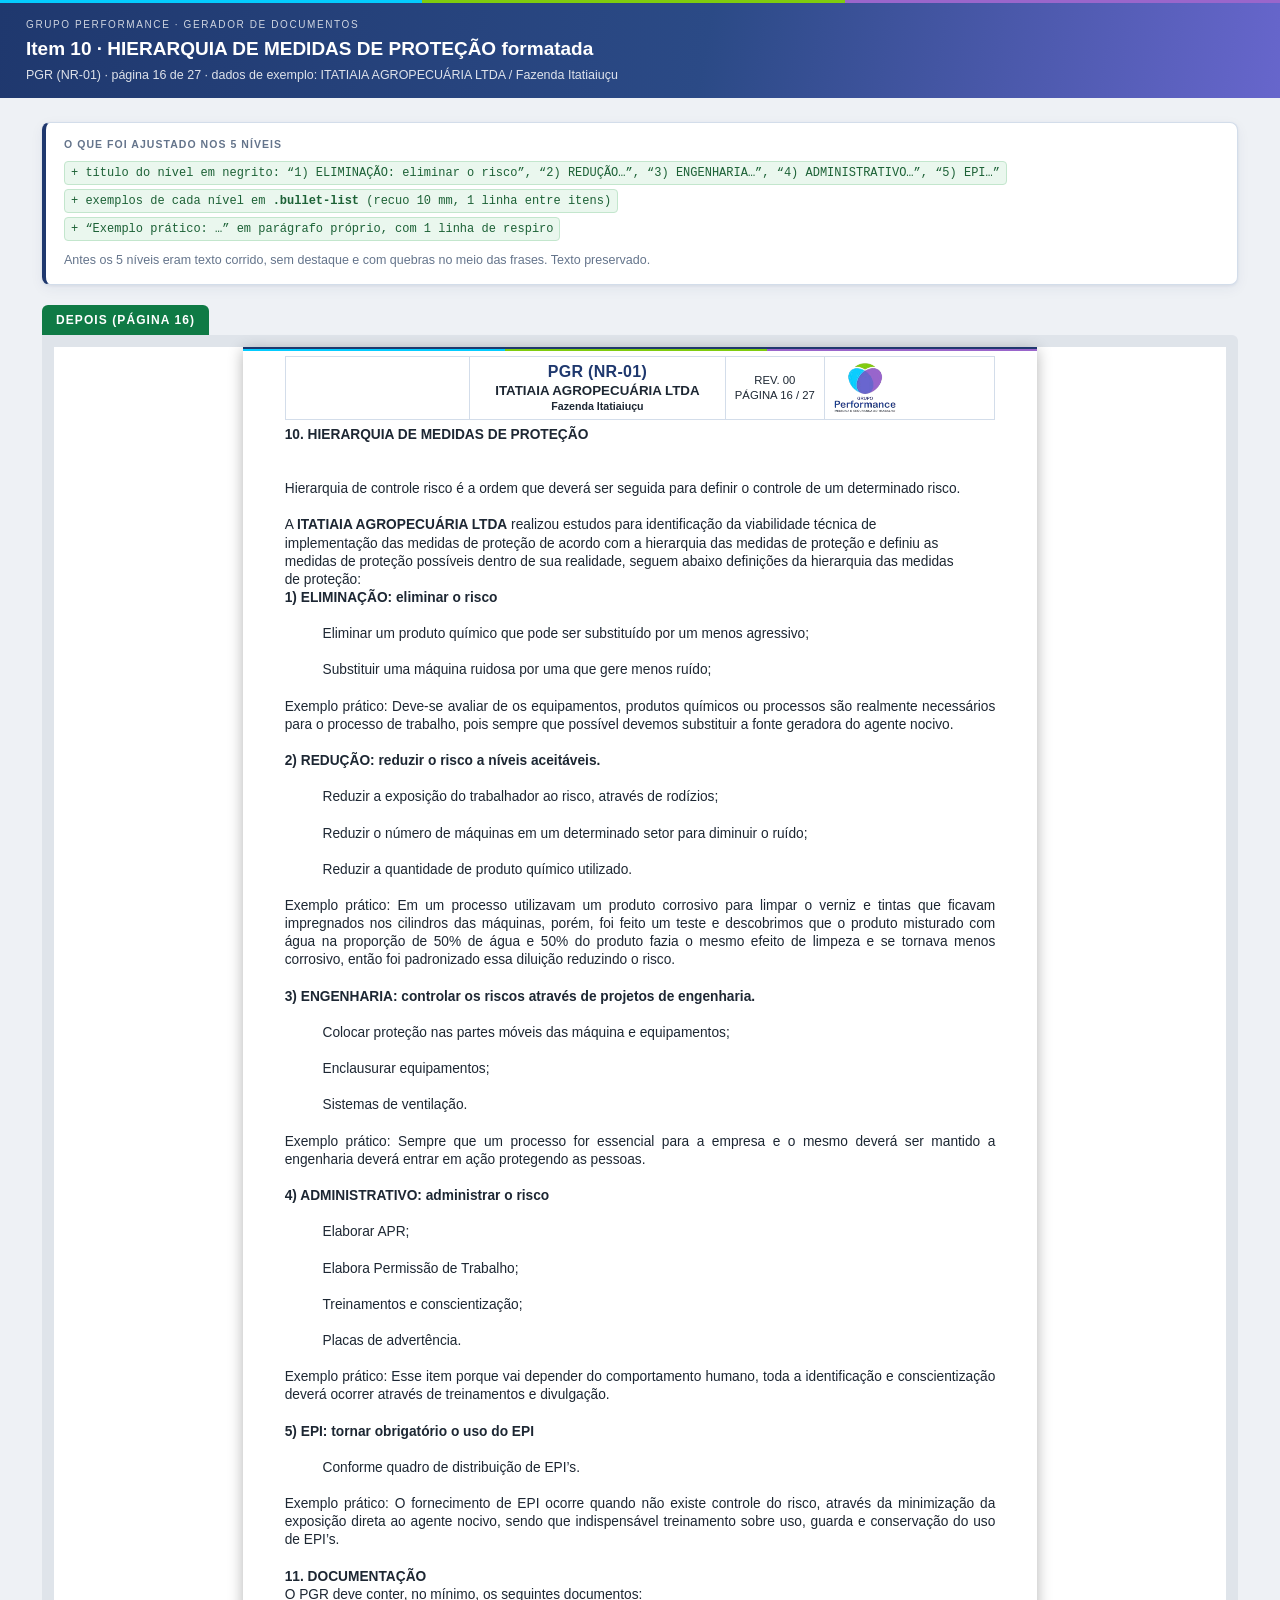
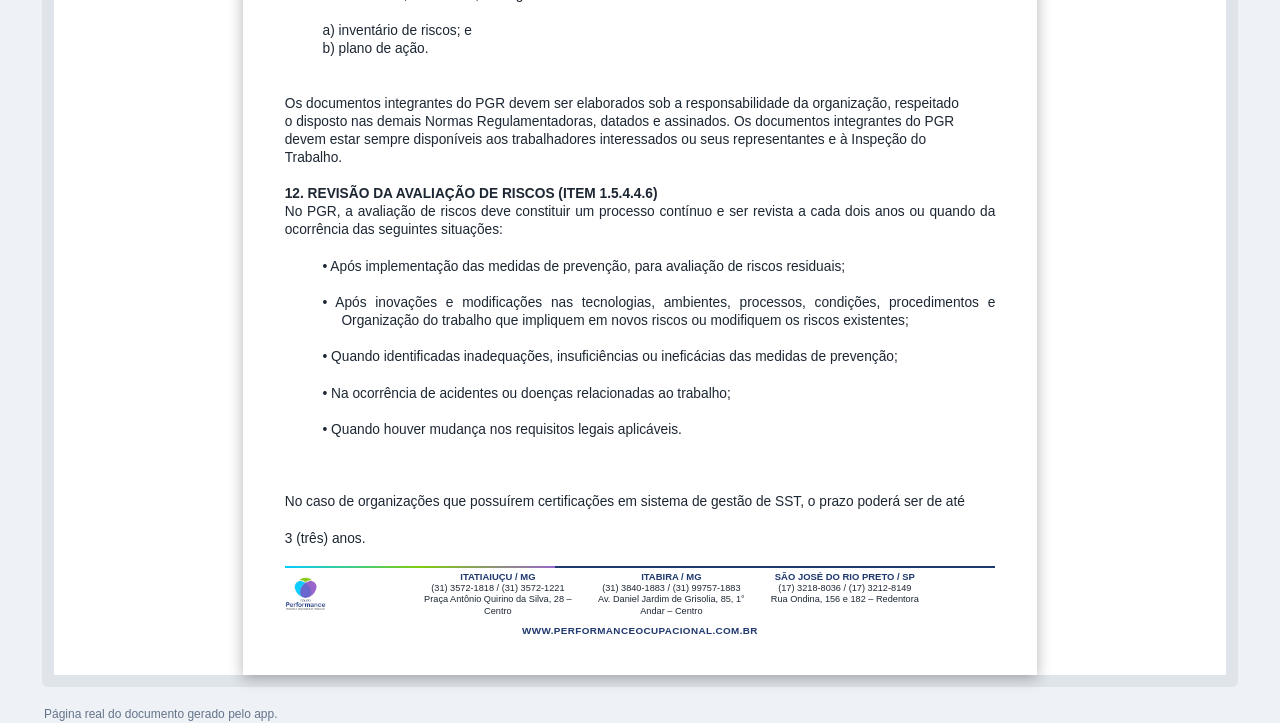
<file: preview-item10.html>
<!DOCTYPE html>
<html lang="pt-BR"><head><meta charset="UTF-8">
<meta name="viewport" content="width=device-width, initial-scale=1.0">
<title>Preview · Item 10 HIERARQUIA DE MEDIDAS DE PROTEÇÃO (PGR NR-01)</title>
<style>/* ===== Gerador de Documentos PGR/PCMSO — Identidade Grupo Performance =====
   Design system: azul-marinho #1F386E + acentos ciano/verde/roxo (filete tricolor). */

* { box-sizing: border-box; margin: 0; padding: 0; }

:root {
  /* Cores da marca */
  --azul: #1F386E;        /* primária — títulos, bordas de destaque, marca */
  --azul2: #2C4D8F;       /* apoio / hover */
  --azul-grad: #2B4A86;   /* ponto intermediário do gradiente escuro */
  --ciano: #04CCFF;       /* acento 1 */
  --verde: #7FCC0E;       /* acento 2 */
  --roxo: #9A66CB;        /* acento 3 */
  --indigo: #6766CC;      /* selecionado / fim do gradiente */
  /* Neutros */
  --claro: #EAF1FA;
  --claro2: #F4F8FD;
  --borda: #D3DDEA;
  --txt: #1D2733;
  --mut: #64748B;
  --bg: #EEF2F7;
  --card: #ffffff;
  /* Semânticas */
  --ok: #0F7A45;
  --ok-btn: #15803D;
  --alerta-bg: #FEF3C7; --alerta-txt: #92400E; --alerta-bd: #FCD34D;
  --erro-bg: #FEE2E2; --erro-txt: #991B1B; --erro-bd: #FCA5A5;
  --foco: #93C5FD;
  --tab-bd: #9FB3CD;
  --shadow: 0 1px 3px rgba(31,56,110,.08), 0 4px 14px rgba(31,56,110,.06);
}

html, body { height: 100%; }
body {
  font-family: "Segoe UI", Roboto, Arial, sans-serif;
  background: var(--bg);
  color: var(--txt);
  font-size: 14px;
  line-height: 1.5;
}

/* ---------- topbar (gradiente escuro + filete tricolor) ---------- */
.topbar {
  display: flex; align-items: center; justify-content: space-between;
  gap: 16px; padding: 12px 24px;
  background: linear-gradient(100deg, #1F386E 0%, #2B4A86 55%, #6766CC 100%);
  color: #fff;
  position: relative;
}
.topbar::after {
  content: ""; display: block; height: 3px;
  background: linear-gradient(90deg, #04CCFF 0 33%, #7FCC0E 33% 66%, #9A66CB 66% 100%);
  position: absolute; left: 0; right: 0; bottom: 0;
}
.brand { display: flex; align-items: center; gap: 14px; }
.logo-chip {
  display: inline-flex; align-items: center; justify-content: center;
  background: rgba(255,255,255,.14);
  border: 1px solid rgba(4,204,255,.55);
  border-radius: 8px;
  padding: 3px 5px;
}
.logo-img {
  height: 22px; width: auto; max-width: 96px;
  display: block; object-fit: contain;
}
.brand h1 { font-size: 16px; font-weight: 700; letter-spacing: .02em; color: #fff; }
.brand p { font-size: 11px; opacity: .85; color: #fff; }
.top-actions { display: flex; gap: 8px; flex-wrap: wrap; }

/* ---------- buttons ---------- */
.btn {
  border: 1px solid var(--borda); background: var(--card); color: var(--azul);
  padding: 8px 14px; border-radius: 6px; cursor: pointer; font-size: 13px;
  transition: all .15s; white-space: nowrap; font-weight: 600;
}
.btn:hover { border-color: var(--azul2); background: var(--claro2); }
.btn.primary { background: var(--azul); border-color: var(--azul); color: #fff; }
.btn.primary:hover { background: var(--azul2); }
.btn.ghost { background: rgba(255,255,255,.12); border-color: rgba(255,255,255,.25); color: #fff; }
.btn.ghost:hover { background: rgba(255,255,255,.22); }
.btn.ghost.danger { background: rgba(185,28,28,.28); border-color: rgba(185,28,28,.5); }
.btn.ghost.danger:hover { background: rgba(185,28,28,.42); }
.btn.green { background: var(--ok-btn); border-color: var(--ok-btn); color: #fff; }
.btn.green:hover { background: #166534; }
.btn.big { padding: 12px 22px; font-size: 15px; }
.btn:disabled { opacity: .5; cursor: not-allowed; }
.file-label { display: inline-flex; align-items: center; cursor: pointer; }

/* ---------- tabs ---------- */
.tabs {
  display: flex; gap: 4px; padding: 10px 24px 0; flex-wrap: wrap;
  background: #fff; border-bottom: 1px solid var(--borda);
  position: sticky; top: 0; z-index: 20;
}
.tab {
  border: none; background: none; padding: 10px 16px; cursor: pointer;
  font-size: 13.5px; color: var(--mut); border-bottom: 3px solid transparent;
  margin-bottom: -1px; font-weight: 600;
}
.tab:hover { color: var(--azul); }
.tab.active { color: var(--azul); border-bottom-color: var(--indigo); }

/* ---------- panels ---------- */
main { max-width: 1180px; margin: 0 auto; padding: 24px; }
.panel { display: none; }
.panel.active { display: block; animation: fade .2s ease; }
@keyframes fade { from { opacity: 0; transform: translateY(4px); } to { opacity: 1; } }
.panel h2 { font-size: 20px; color: var(--azul); margin-bottom: 6px; font-weight: 700; }
.panel h3 { font-size: 15px; color: var(--azul); margin-bottom: 10px; font-weight: 700; }
.muted { color: var(--mut); font-size: 13px; }
.mt { margin-top: 22px; }

/* ---------- doc cards ---------- */
.doc-grid { display: grid; grid-template-columns: repeat(auto-fill, minmax(240px, 1fr)); gap: 14px; margin-top: 18px; }
.doc-card {
  text-align: left; background: var(--card); border: 2px solid var(--borda);
  border-radius: 9px; padding: 18px; cursor: pointer; transition: all .15s;
  display: flex; flex-direction: column; gap: 6px;
}
.doc-card:hover { border-color: var(--azul); transform: translateY(-2px); box-shadow: var(--shadow); }
.doc-card.selected { border-color: var(--indigo); background: var(--claro2); box-shadow: 0 0 0 3px rgba(103,102,204,.14); }
.doc-badge {
  align-self: flex-start; background: var(--azul); color: #fff;
  font-size: 11px; font-weight: 700; padding: 3px 10px; border-radius: 20px;
  letter-spacing: .04em;
}
.doc-card strong { font-size: 16px; color: var(--azul); }
.doc-card small { color: var(--mut); font-size: 12px; }
.doc-meta { font-size: 11.5px; color: var(--mut); margin-top: 4px; }

/* ---------- info box ---------- */
.info-box {
  margin-top: 16px; background: var(--claro2); border: 1px solid var(--borda);
  border-left: 5px solid var(--verde);
  border-radius: 4px; padding: 12px 16px; font-size: 13px;
}
.elab-grid { display: grid; grid-template-columns: 1fr 1fr; gap: 6px 18px; }
.elab-grid div { color: var(--txt); }

/* ---------- cards de formulário ---------- */
.card {
  background: var(--card); border: 1px solid var(--borda);
  border-radius: 9px; padding: 18px; box-shadow: var(--shadow);
}
.grid-2 { display: grid; grid-template-columns: 1fr 1fr; gap: 16px; margin-top: 18px; }
@media (max-width: 900px) { .grid-2 { grid-template-columns: 1fr; } }
.form-grid { display: grid; grid-template-columns: 1fr 1fr; gap: 12px; }
@media (max-width: 640px) { .form-grid { grid-template-columns: 1fr; } }
.fg { display: flex; flex-direction: column; gap: 4px; }
.fg label { font-size: 11.5px; color: var(--mut); font-weight: 600; text-transform: uppercase; letter-spacing: .03em; }
.fg input, .fg select, .lookup-field input, .lookup-field select {
  border: 1px solid var(--borda); border-radius: 6px; padding: 8px 10px;
  font-size: 13.5px; background: #fff; color: var(--txt); width: 100%;
}
.fg input:focus, .lookup-field input:focus, .lookup-field select:focus {
  outline: none; border-color: var(--azul); box-shadow: 0 0 0 3px rgba(147,197,253,.4);
}

/* ---------- lookup ---------- */
.lookup-row {
  display: flex; align-items: flex-end; gap: 10px; flex-wrap: wrap;
  background: var(--card); border: 1px solid var(--borda); border-radius: 9px;
  padding: 14px; margin-top: 16px; box-shadow: var(--shadow);
}
.lookup-field { flex: 1; min-width: 240px; display: flex; flex-direction: column; gap: 4px; }
.lookup-field.small { max-width: 200px; flex: 0 0 auto; }
.lookup-field label { font-size: 11.5px; color: var(--mut); font-weight: 600; text-transform: uppercase; letter-spacing: .03em; }
.lookup-valid { font-size: 12px; min-height: 16px; padding-left: 2px; }
.lookup-valid.ok { color: var(--ok); }
.lookup-valid.err { color: var(--erro-txt); }
.lookup-msg { font-size: 12.5px; color: var(--mut); align-self: center; }
.lookup-msg.ok { color: var(--ok); }
.lookup-msg.err { color: var(--erro-txt); }
.lookup-msg.warn { color: var(--alerta-txt); font-weight: 600; }

/* ---------- uploads / logo do cliente ---------- */
.upload-row { display: flex; align-items: center; gap: 12px; flex-wrap: wrap; margin-top: 16px; }
.logo-box { display: flex; align-items: center; gap: 12px; flex-wrap: wrap; margin-top: 14px; padding-top: 14px; border-top: 1px solid var(--borda); }
.logo-preview {
  position: relative; width: 96px; height: 96px; flex: none;
  border: 1px dashed var(--borda); border-radius: 6px; background: var(--claro2);
  display: flex; align-items: center; justify-content: center;
}
.logo-preview img { max-width: 100%; max-height: 100%; object-fit: contain; }
.logo-preview .del {
  position: absolute; top: -6px; right: -6px; border: none; background: rgba(185,28,28,.9);
  color: #fff; width: 22px; height: 22px; border-radius: 50%; cursor: pointer; font-size: 13px;
}

/* ---------- cargos ---------- */
.cargos-toolbar { display: flex; align-items: center; gap: 12px; margin: 18px 0 10px; }
.cargos-list { display: flex; flex-direction: column; gap: 14px; }
.cargo-card {
  background: var(--card); border: 1px solid var(--borda); border-radius: 9px;
  padding: 16px; box-shadow: var(--shadow);
}
.cargo-card header { display: flex; align-items: center; justify-content: space-between; margin-bottom: 12px; }
.cargo-card header h3 { margin: 0; color: var(--azul); }
.cargo-card .fg { margin-bottom: 10px; }
.cargo-sub { border-top: 1px dashed var(--borda); margin-top: 12px; padding-top: 12px; }
.cargo-sub h4 { font-size: 12px; color: var(--mut); margin-bottom: 8px; text-transform: uppercase; letter-spacing: .4px; }
table.data { width: 100%; border-collapse: collapse; font-size: 12.5px; margin-bottom: 12px; }
table.data th, table.data td { border: 1px solid var(--borda); padding: 6px 8px; text-align: left; vertical-align: top; }
table.data th { background: linear-gradient(180deg,#E4EDFA,#D3E2F5); color: var(--azul); font-weight: 700; }
table.data input, table.data select {
  border: none; border-bottom: 1px solid transparent; width: 100%;
  padding: 3px 2px; font-size: 12.5px; background: transparent;
}
table.data input:focus, table.data select:focus { border-bottom-color: var(--azul); outline: none; }
.row-del {
  border: none; background: none; color: var(--erro-txt); cursor: pointer; font-size: 16px; padding: 2px 6px;
}
.icon-btn {
  border: 1px solid var(--borda); background: #fff; border-radius: 6px;
  padding: 5px 10px; cursor: pointer; font-size: 12.5px; color: var(--azul);
}
.icon-btn:hover { border-color: var(--azul); color: var(--azul); }

/* ---------- cronograma ---------- */
.acoes-list { display: flex; flex-direction: column; gap: 10px; margin-top: 10px; }
.acao-card {
  background: var(--card); border: 1px solid var(--borda); border-radius: 9px;
  padding: 12px 14px; display: flex; flex-direction: column; gap: 8px;
}
.acao-top { display: flex; align-items: center; gap: 10px; flex-wrap: wrap; }
.acao-top .fg { flex: 1; min-width: 200px; }
.acao-top .fg label { font-size: 11px; }
.mode-switch { display: flex; gap: 4px; }
.mode-switch button {
  border: 2px solid var(--borda); background: #fff; padding: 5px 10px;
  border-radius: 6px; cursor: pointer; font-size: 12px; color: var(--txt);
}
.mode-switch button.active { border-color: var(--indigo); color: var(--azul); box-shadow: 0 0 0 3px rgba(103,102,204,.18); }
.crono-preview {
  margin-top: 14px; background: var(--card); border: 1px solid var(--borda);
  border-radius: 9px; padding: 14px; overflow-x: auto; box-shadow: var(--shadow);
}
.crono-table { width: 100%; border-collapse: collapse; font-size: 11.5px; min-width: 720px; }
.crono-table th, .crono-table td { border: 1px solid var(--borda); padding: 4px 5px; text-align: center; }
.crono-table th { background: linear-gradient(180deg,#E4EDFA,#D3E2F5); color: var(--azul); font-weight: 700; }
.crono-table .acao-cell { text-align: left; min-width: 160px; }
.crono-table .mark { font-weight: 700; color: var(--azul); font-size: 1.6em; line-height: 1; }
.crono-table .mark::before { content: "○"; }

/* ---------- anexo ---------- */
.anexo-grid { display: grid; grid-template-columns: repeat(auto-fill, minmax(160px, 1fr)); gap: 12px; margin-top: 16px; }
.anexo-item {
  background: var(--card); border: 1px solid var(--borda); border-radius: 9px;
  padding: 8px; position: relative; box-shadow: var(--shadow);
}
.anexo-item img { width: 100%; height: 120px; object-fit: contain; background: var(--claro2); border-radius: 6px; }
.anexo-item .pos { font-size: 11px; color: var(--mut); text-align: center; margin-top: 4px; }
.anexo-item .del {
  position: absolute; top: 4px; right: 4px; border: none; background: rgba(185,28,28,.9);
  color: #fff; width: 22px; height: 22px; border-radius: 50%; cursor: pointer; font-size: 13px;
}

/* ---------- gerar / resumo ---------- */
.resumo { display: grid; grid-template-columns: repeat(auto-fill, minmax(230px, 1fr)); gap: 10px; }
.resumo .item { background: var(--claro2); border: 1px solid var(--borda); border-radius: 6px; padding: 10px 12px; }
.resumo .item b { display: block; font-size: 11px; color: var(--mut); text-transform: uppercase; letter-spacing: .03em; }
.gerar-actions { display: flex; gap: 12px; margin-top: 18px; flex-wrap: wrap; }

/* ---------- histórico de revisões ---------- */
.revisoes { display: flex; flex-direction: column; gap: 8px; }
.rev-row { display: grid; grid-template-columns: 70px 130px 1fr; gap: 10px; align-items: start;
  background: var(--claro2); border: 1px solid var(--borda); border-radius: 6px; padding: 9px 12px; font-size: 13px; }
.rev-row.rev-original { background: #eef4ff; border-color: #c7d8f5; }
.rev-row .rev-n { font-weight: 700; color: var(--azul); }
.rev-row .rev-d { color: var(--mut); }
.rev-row .rev-h { color: var(--txt); }

/* ---------- modal ---------- */
.modal-backdrop {
  position: fixed; inset: 0; background: rgba(15,25,40,.55);
  display: flex; align-items: center; justify-content: center; z-index: 100; padding: 20px;
}
.modal-backdrop[hidden] { display: none; }
.modal {
  background: #fff; border-radius: 9px; width: 100%; max-width: 640px;
  box-shadow: 0 20px 60px rgba(0,0,0,.3); max-height: 90vh; display: flex; flex-direction: column;
}
.modal-head { display: flex; justify-content: space-between; align-items: center; padding: 16px 20px; border-bottom: 1px solid var(--borda); }
.modal-head h3 { font-size: 16px; color: var(--azul); }
.modal-close { border: none; background: none; font-size: 24px; cursor: pointer; color: var(--mut); line-height: 1; }
.modal-body { padding: 20px; overflow-y: auto; }
.modal-months { display: grid; grid-template-columns: repeat(auto-fill, minmax(140px, 1fr)); gap: 10px; margin-bottom: 16px; }
.modal-months label {
  display: flex; align-items: center; gap: 8px; padding: 8px 10px;
  border: 1px solid var(--borda); border-radius: 6px; cursor: pointer; font-size: 13px;
}
.modal-months label:hover { border-color: var(--azul); }
.modal-months input { width: auto; }
.modal-months input[type=checkbox] { accent-color: var(--azul); width: 16px; height: 16px; }
.modal-months input[type=radio] { accent-color: var(--azul); }
.modal-style { display: flex; align-items: center; gap: 14px; margin-bottom: 12px; font-size: 13px; }
.radio { display: flex; align-items: center; gap: 5px; cursor: pointer; }
.resp-options { display: flex; flex-direction: column; gap: 8px; margin: 4px 0 14px; }
.resp-options input[type=radio] { width: auto; accent-color: var(--azul); }
.resp-fields { margin-top: 2px; }
.resp-summary .elab-grid > div { font-size: 14px; }
.modal-legend { font-size: 13px; display: flex; gap: 14px; flex-wrap: wrap; align-items: center; }
.modal-foot { display: flex; justify-content: flex-end; gap: 10px; padding: 14px 20px; border-top: 1px solid var(--borda); }

/* ---------- toast ---------- */
.toast {
  position: fixed; bottom: 24px; left: 50%; transform: translateX(-50%);
  background: var(--azul); color: #fff; padding: 12px 22px; border-radius: 8px;
  font-size: 13.5px; z-index: 200; box-shadow: 0 8px 24px rgba(0,0,0,.25);
}
.toast.ok { background: var(--ok); }
.toast.err { background: var(--erro-txt); }

/* =========================================================
   DOCUMENTO — páginas A4 (capa + cabeçalho/rodapé tricolor)
   ========================================================= */
.doc-print { display: none; }
.doc-print.show { display: block; }
@media print {
  body * { visibility: hidden; }
  .doc-print.show, .doc-print.show * { visibility: visible; }
  .doc-print.show { position: absolute; left: 0; top: 0; width: 100%; }
  .doc-print .page { page-break-after: always; }
  .doc-print .page:last-child { page-break-after: auto; }
  @page { size: A4; margin: 0; }
}
.doc-print {
  background: #fff; color: var(--txt); padding: 0;
  font-family: "Segoe UI", Roboto, Arial, sans-serif;
  font-size: 10.3pt; line-height: 1.32;
}
.doc-print .page { text-align: justify; }
.doc-print table, .doc-print .phead, .doc-print .pfoot, .doc-print .idx-table,
.doc-print .cover-hist, .doc-print h2, .doc-print h3 { text-align: left; }
.doc-print .phead-tbl .c-title, .doc-print .phead-tbl .c-pag { text-align: center; }
.doc-print b { font-weight: 700; }
.doc-print .plist { padding-left: 22px; text-indent: -22px; }
/* título de verbete em linha própria: alinhado à esquerda (sem justificar/esticar) */
.doc-print .def-title { text-align: left; margin: 0; }
/* listas (a, b, c...) recuadas dentro do texto */
.doc-print .list-indent { margin: 1.32em 0 1.32em 10mm; }
/* lista com marcadores: um item por linha, entre itens o mesmo respiro de 1 linha do texto */
.doc-print .bullet-list { margin: 0 0 1.32em; padding-left: 10mm; }
.doc-print .bullet-list > div { padding-left: 5mm; text-indent: -5mm; }
.doc-print .bullet-list > div + div { margin-top: 1.32em; }
/* lista recuada sem margem própria: o respiro de 1 linha vem do parágrafo .doc-p-gap que a introduz */
.doc-print .list-flush { margin: 0 0 1.32em 10mm; }
/* parágrafo que precisa de formatação no meio do texto (ex.: razão social em negrito) */
.doc-print .doc-p { margin: 0; }
/* título de seção: uma linha em branco antes do primeiro verbete */
.doc-print .def-title-gap { margin: 0 0 1.32em; }
/* subtítulo em negrito dentro de uma seção: alinhado à esquerda, com exatamente uma
   linha em branco antes e depois (a quebra do template é removida para não somar com a margem) */
.doc-print .sub-title { margin: 1.32em 0; text-align: left; font-weight: 700; }
.doc-print .page > .sub-title:first-child { margin-top: 0; }
/* parágrafo seguido de um título de seção ou de uma lista: uma linha em branco entre eles */
.doc-print .doc-p-gap { margin: 0 0 1.32em; }
/* continuação de uma definição (ex.: "EQUIPARAM-SE AOS ACIDENTES DE TRABALHO:") */
.doc-print .def-sub { margin: 0 0 0 9mm; }
/* lista que pertence a uma definição: recuada e com espaço antes do próximo item */
.doc-print .plist-sub { margin: 0 0 18px 17mm; }
/* cada item da lista: número alinhado à esquerda e quebras alinhadas ao texto */
.doc-print .plist-item { padding-left: 22px; text-indent: -22px; }
.doc-print .page {
  width: 210mm; min-height: 297mm; padding: 9mm 11mm 10mm;
  margin: 0 auto; box-sizing: border-box;
  background: #fff; white-space: pre-wrap; word-wrap: break-word;
  position: relative;
  display: flex; flex-direction: column;
  /* filete tricolor no topo de cada página (assinatura) */
  border-top: 2px solid var(--azul);
  box-shadow: 0 3px 14px rgba(0,0,0,.3);
}
/* conteúdo da página ocupa o espaço restante, empurrando o rodapé para o fim */
.doc-print .page > .pfoot { flex: 0 0 auto; margin-top: auto; }
/* segmento tricolor sobreposto ao topo */
.doc-print .page::before {
  content: ""; display: block; height: 2px;
  background: linear-gradient(90deg, #04CCFF 0 33%, #7FCC0E 33% 66%, #9A66CB 66% 100%);
  margin: -9mm -11mm 5px -11mm; /* full-bleed */
}
/* ---------- Cabeçalho de página (tabela de 4 colunas) ---------- */
.doc-print .phead { margin-bottom: 6px; }
.doc-print .phead-tbl {
  width: 100%; border-collapse: collapse;
  border: 1.5px solid var(--azul); border-radius: 2px;
}
.doc-print .phead-tbl td { border: 1px solid var(--borda); padding: 5px 8px; vertical-align: middle; }
.doc-print .phead-tbl .c-client { width: 26%; text-align: left; }
.doc-print .phead-tbl .c-title { width: 36%; text-align: center; }
.doc-print .phead-tbl .c-pag { width: 14%; text-align: center; font-size: 8.5pt; color: var(--txt); }
.doc-print .phead-tbl .c-logo { width: 24%; text-align: right; }
.doc-print .phead-doc { font-weight: 700; color: var(--azul); font-size: 12pt; letter-spacing: .02em; line-height: 1.1; }
.doc-print .phead-emp { font-weight: 700; color: var(--txt); font-size: 10pt; line-height: 1.2; margin-top: 2px; }
.doc-print .phead-unit { font-weight: 600; color: var(--txt2); font-size: 8pt; line-height: 1.2; margin-top: 1px; }
.doc-print .phead-logo { max-height: 52px; width: auto; object-fit: contain; display: block; }
.doc-print .phead-logo-client { max-height: 64px; }

/* ---------- Rodapé de página ---------- */
.doc-print .pfoot {
  margin-top: 4mm;
  border-top: 2px solid var(--azul);
  padding-top: 3px;
  font-size: 6.9pt;
  color: var(--txt);
  display: flex;
  flex-direction: column;
  gap: 4px;
  line-height: 1.25;
  position: relative;
}
.doc-print .pfoot::before {
  content: "";
  position: absolute;
  top: -2px;
  left: 0;
  width: 38%;
  height: 2px;
  background: linear-gradient(90deg, #04CCFF, #7FCC0E, #9A66CB);
}
.doc-print .pfoot .pfoot-row {
  flex: 1 1 auto;
  display: flex;
  align-items: center;
  justify-content: center;
  gap: 14px;
}
.doc-print .pfoot .lg {
  flex: 0 0 auto;
  display: flex;
  align-items: center;
}
.doc-print .pfoot .lg img {
  height: 34px;
  object-fit: contain;
  padding-right: 7px;
}
.doc-print .pfoot .unidades {
  flex: 1 1 auto;
  display: flex;
  justify-content: center;
  gap: 18px;
}
.doc-print .pfoot .u {
  flex: 1 1 0;
  max-width: 24%;
  min-width: 0;
  text-align: center;
}
.doc-print .pfoot b {
  display: block;
  font-size: 7.1pt;
  color: var(--azul);
}
.doc-print .pfoot .site {
  display: block;
  text-align: center;
  font-size: 7.4pt;
  font-weight: 700;
  color: var(--azul);
  letter-spacing: .04em;
  margin-top: 4px;
  width: 100%;
}

/* ---------- Capa ---------- */
.doc-print .page.cover {
  padding-top: 14mm;
  background: linear-gradient(135deg, #F4F8FD 0%, #E9F1FB 100%);
  border-top: 4px solid var(--ciano);
  border-bottom: 4px solid var(--roxo);
  text-align: center;
}
.doc-print .page.cover::before { display: none; }   /* não repete o filete do topo */
.doc-print .page.cover::after { display: none; }    /* não repete o rodapé */
.doc-print .page.cover .doc-logo {
  max-height: 32mm; width: auto; margin: 0 auto 12px auto;
  display: block;
}
/* linha tricolor central na capa (62% × 5px) */
.doc-print .page.cover > .cover-line {
  display: block; width: 62%; height: 5px; margin: 6px auto 16px;
  border-radius: 3px;
  background: linear-gradient(90deg, #04CCFF 0 33%, #7FCC0E 33% 66%, #9A66CB 66% 100%);
}

/* ---------- conteúdo da capa ---------- */
.doc-print .page.cover .cover-brand {
  max-height: 52mm; width: auto; display: block;
  margin: 0 auto 6px auto;
}
.doc-print .page.cover .cover-client {
  max-height: 18mm; width: auto; display: block;
  margin: 6px auto 0 auto;
}
.doc-print .page.cover .cover-title {
  font-size: 34pt; font-weight: 800; color: var(--azul);
  letter-spacing: .08em; text-transform: uppercase;
  margin: 10px 0 12px;
}
.doc-print .page.cover .cover-sub {
  font-size: 16pt; font-weight: 700; color: var(--azul2);
  letter-spacing: .02em; line-height: 1.5; margin-bottom: 12px;
}
.doc-print .page.cover .cover-note {
  font-size: 11pt; color: var(--mut); margin-bottom: 22px;
}
.doc-print .page.cover .cover-info {
  background: #fff; border: 1px solid var(--borda);
  border-left: 5px solid var(--verde); border-radius: 4px;
  padding: 14px 20px; margin-bottom: 22px; line-height: 1.9;
}
.doc-print .page.cover .cover-empresa {
  font-size: 18pt; font-weight: 800; color: var(--azul); margin-bottom: 6px;
  display: flex; flex-direction: column; align-items: center;
}
.doc-print .page.cover .cover-meta {
  font-size: 12.5pt; color: var(--txt);
}

/* ---------- tabela de histórico da capa (como nos modelos) ---------- */
.doc-print .page.cover .cover-hist {
  width: 100%; border-collapse: collapse; font-size: 9pt;
  border: 1px solid var(--tab-bd);
}
.doc-print .page.cover .cover-hist th,
.doc-print .page.cover .cover-hist td {
  border: 1px solid var(--tab-bd); padding: 5px 8px; vertical-align: top;
}
.doc-print .page.cover .cover-hist thead th {
  background: linear-gradient(180deg, #E4EDFA, #D3E2F5);
  color: var(--azul); font-weight: 700; text-transform: uppercase; font-size: 8.6pt;
}
.doc-print .page.cover .cover-hist td { text-align: left; }
.doc-print .page.cover .cover-hist tbody tr:nth-child(even) td { background: var(--claro2); }

/* ---------- índice analítico ---------- */
.doc-print .idx-title {
  font-size: 13pt; font-weight: 800; color: var(--azul);
  padding: 3px 10px; border-left: 5px solid var(--ciano);
  background: linear-gradient(90deg, rgba(4,204,255,.10), rgba(4,204,255,0));
  margin: 0 0 8px 0; text-transform: uppercase; letter-spacing: .03em;
}
.doc-print .idx-table {
  width: 100%; border-collapse: collapse; font-size: 8pt;
  border: 1px solid var(--tab-bd);
  page-break-inside: avoid;
}
.doc-print .idx-table thead th {
  background: linear-gradient(180deg, #1F386E, #2B4A86);
  color: #fff; font-weight: 700; font-size: 7.5pt;
  text-transform: uppercase; letter-spacing: .03em; padding: 3px 6px;
  border: 1px solid var(--tab-bd);
}
.doc-print .idx-table thead th.idx-n { width: 6%; text-align: center; }
.doc-print .idx-table thead th.idx-p { width: 9%; text-align: center; }
.doc-print .idx-table td {
  border: 1px solid var(--tab-bd); padding: 2px 6px; vertical-align: top;
  line-height: 1.25;
}
.doc-print .idx-table td.idx-n {
  text-align: center; font-weight: 700; color: var(--azul); width: 6%;
}
.doc-print .idx-table td.idx-t { color: var(--txt); }
.doc-print .idx-table td.idx-p {
  text-align: center; font-weight: 700; color: var(--azul2); width: 9%;
}
.doc-print .idx-table tbody tr:nth-child(even) td { background: var(--claro2); }
.doc-print .idx-table tbody tr:hover td { background: #E4EDFA; }

/* ---------- logos ---------- */
.doc-logo { display: block; margin: 0 auto 8px auto; max-height: 10mm; width: auto; object-fit: contain; }

/* ---------- títulos de seção ---------- */
.doc-print h2.doc-h {
  font-size: 11pt; font-weight: 700; text-transform: uppercase;
  color: var(--azul); letter-spacing: .02em;
  border-bottom: 2px solid var(--azul);
  border-left: 5px solid var(--ciano);
  padding-left: 9px; margin: 10px 0 7px; text-align: left;
}
.doc-print .bloco { margin: 10px 0; }

/* ---------- tabelas do documento ---------- */
.doc-print .bloco.planilha-empresa,
.doc-print .bloco.planilha-elaboradora {
  page-break-inside: avoid;
  break-inside: avoid;
}
/* texto e QR code abaixo da planilha da elaboradora */
.doc-print .elab-texto {
  text-align: justify; font-size: 8.8pt; color: var(--txt);
  line-height: 1.5; margin: 7px 0;
}
.doc-print .elab-texto b { color: var(--azul); }
.doc-print .elab-qr {
  display: flex; align-items: center; justify-content: space-between;
  gap: 16px; margin: 10px 0 0 0;
}
.doc-print .elab-qr-texto {
  flex: 1 1 auto; min-width: 0;
}
.doc-print .elab-qr-texto .elab-texto { margin: 3px 0; }
.doc-print .elab-qr a {
  display: inline-block; font-size: 8.5pt; font-weight: 700;
  color: var(--azul); text-decoration: none;
  word-break: break-all;
}
.doc-print .elab-qr a:hover { text-decoration: underline; }
.doc-print .elab-qr-img {
  flex: 0 0 auto;
  width: 276px; height: 276px; object-fit: contain;
  border: 1px solid var(--borda); border-radius: 4px;
  padding: 8px; background: #fff;
}
.doc-print table.doc-table {
  width: 100%; border-collapse: collapse; font-size: 8.9pt; margin: 8px 0;
}
.doc-print table.doc-table th, .doc-print table.doc-table td {
  border: 1px solid var(--tab-bd); padding: 4px 6px; vertical-align: top;
}
.doc-print table.doc-table thead th {
  background: linear-gradient(180deg, #E4EDFA, #D3E2F5);
  color: var(--azul); font-weight: 700; text-transform: uppercase; font-size: 8.9pt;
}
.doc-print table.doc-table th { background: var(--claro2); color: var(--azul); font-weight: 700; }
.doc-print table.doc-table td { text-align: left; }
.doc-print table.doc-table td.r, .doc-print table.doc-table th.r { text-align: right; }
.doc-print table.doc-table tbody tr:nth-child(even) td { background: var(--claro2); }
.doc-print table.doc-table tr.total td {
  background: linear-gradient(180deg, #DFE9F8, #CFE0F4);
  color: var(--azul); font-weight: 700;
}
.doc-print img.anexo-img { max-width: 100%; height: auto; margin: 6px 0; }
/* tabela da listagem de fatores de risco psicossociais: uma coluna, linhas compactas */
.doc-print table.pf-table { margin: 0 0 6px; }
.doc-print table.pf-table td { padding: 3px 8px; }
/* fonte da tabela */
.doc-print .doc-fonte { font-size: 8.4pt; color: var(--mut); text-align: left; margin: 0 0 1.32em; }

/* ---------- caixas de destaque (obs/validade) ---------- */
.doc-print .obsbox {
  background: var(--claro2); border: 1px solid var(--borda);
  border-left: 4px solid var(--ciano); border-radius: 3px;
  padding: 8px 12px; font-size: 8.6pt; text-align: justify; margin: 8px 0;
}
.doc-print .val {
  text-align: center; font-weight: 700; font-size: 9.5pt; color: var(--azul);
  background: var(--claro2); border: 1px solid var(--borda);
  border-left: 4px solid var(--verde); border-radius: 3px;
  padding: 8px 12px; margin: 10px 0;
}
.doc-print .clau { text-align: justify; font-size: 9.2pt; margin: 6px 0; }
.doc-print .clau b { color: var(--azul); }
.doc-print ul.sv { columns: 2; font-size: 9pt; margin: 6px 0; }
.doc-print .assin { display: flex; gap: 20px; margin: 14px 0; }
.doc-print .assin > div { flex: 1; border-top: 1px solid #000; padding-top: 6px; font-size: 9pt; }

</style>
<style>
.doc-print { display: block; }
/* ---------- preview lado a lado (página estática, fora do app) ---------- */
body.pv { background: #eef1f5; margin: 0; padding: 0 0 70px; }
.pv-topbar { background: linear-gradient(100deg, var(--azul) 0%, var(--azul-grad) 55%, var(--indigo) 100%);
  border-top: 3px solid transparent; border-image: linear-gradient(90deg, var(--ciano) 0 33%, var(--verde) 33% 66%, var(--roxo) 66% 100%) 1;
  color: #fff; padding: 14px 26px; }
.pv-topbar .t1 { font-size: 10px; letter-spacing: .16em; text-transform: uppercase; opacity: .78; }
.pv-topbar h1 { font-size: 19px; font-weight: 700; margin: 3px 0 2px; }
.pv-topbar .t2 { font-size: 12.5px; opacity: .85; }
.pv-wrap { max-width: 1240px; margin: 0 auto; padding: 24px 22px 0; }
.pv-note { background: #fff; border: 1px solid var(--borda); border-left: 4px solid var(--azul);
  border-radius: 8px; padding: 14px 18px; box-shadow: var(--shadow); font-size: 13px; color: #3a4a5c; }
.pv-note .lbl { display: block; font-size: 10.5px; letter-spacing: .1em; text-transform: uppercase;
  color: var(--mut); font-weight: 700; margin-bottom: 6px; }
.pv-note code { font-family: ui-monospace, Consolas, monospace; font-size: 12px; background: #f2f5f9;
  border: 1px solid #e2e8f0; border-radius: 4px; padding: 2px 6px; display: inline-block; margin: 2px 0; }
.pv-note code.del { background: #fdecec; border-color: #f5c9c9; color: #8a2b2b; }
.pv-note code.add { background: #eaf7ee; border-color: #c3e6cd; color: #1c6136; }
.pv-grid { display: flex; flex-wrap: wrap; gap: 26px; margin-top: 26px; align-items: flex-start; }
.pv-col { flex: 1 1 520px; min-width: 340px; }
.pv-col > h2 { font-size: 12px; letter-spacing: .09em; text-transform: uppercase; color: #fff;
  background: #7b8794; display: inline-block; padding: 6px 14px; border-radius: 6px 6px 0 0; margin: 0;
  font-weight: 700; }
.pv-col.depois > h2 { background: var(--ok); }
.pv-col .pv-frame { background: #dfe4ea; border-radius: 0 6px 6px 6px; padding: 12px; }
.pv-frame .page { margin: 0 auto; box-shadow: 0 3px 14px rgba(0,0,0,.2); }
.pv-zoom { font-size: 12px; color: var(--mut); margin: 8px 2px 0; }
.pv-zoom b { color: var(--txt); }
.pv-nogap .doc-p-gap { margin: 0 !important; }
.pv-legend { font-size: 12px; color: var(--mut); margin: 18px 2px 0; max-width: 860px; }
.pv-legend code { background:#fff; border:1px solid var(--borda); border-radius:4px; padding:1px 5px; }

</style></head>
<body class="pv">
<div class="pv-topbar">
  <div class="t1">Grupo Performance · Gerador de Documentos</div>
  <h1>Item 10 · HIERARQUIA DE MEDIDAS DE PROTEÇÃO formatada</h1>
  <div class="t2">PGR (NR-01) · página 16 de 27 · dados de exemplo: ITATIAIA AGROPECUÁRIA LTDA / Fazenda Itatiaiuçu</div>
</div>
<div class="pv-wrap">
  <div class="pv-note">
    <span class="lbl">O que foi ajustado nos 5 níveis</span>
    <code class="add">+ título do nível em negrito: “1) ELIMINAÇÃO: eliminar o risco”, “2) REDUÇÃO…”, “3) ENGENHARIA…”, “4) ADMINISTRATIVO…”, “5) EPI…”</code><br>
    <code class="add">+ exemplos de cada nível em <b>.bullet-list</b> (recuo 10 mm, 1 linha entre itens)</code><br>
    <code class="add">+ “Exemplo prático: …” em parágrafo próprio, com 1 linha de respiro</code>
    <div style="margin-top:8px;color:#64748B;font-size:12.5px">
      Antes os 5 níveis eram texto corrido, sem destaque e com quebras no meio das frases. Texto preservado.
    </div>
  </div>
  <div class="pv-col depois" style="margin-top:20px">
    <h2>Depois (página 16)</h2>
    <div style="background:#dfe4ea;border-radius:0 6px 6px 6px;padding:12px">
      <div class="doc-print"><div class="page"><div class="phead"><table class="phead-tbl"><tbody><tr>
    <td class="c-client"></td>
    <td class="c-title"><div class="phead-doc">PGR (NR-01)</div><div class="phead-emp">ITATIAIA AGROPECUÁRIA LTDA</div><div class="phead-unit">Fazenda Itatiaiuçu</div></td>
    <td class="c-pag">REV. 00<br>PÁGINA 16 / 27</td>
    <td class="c-logo"><img src="assets/logo.png" class="phead-logo" alt="Logo"></td>
  </tr></tbody></table></div><b>10. HIERARQUIA DE MEDIDAS DE PROTEÇÃO</b>

Hierarquia de controle risco é a ordem que deverá ser seguida para definir o controle de um determinado risco.

<div class="doc-p">A <b>ITATIAIA AGROPECUÁRIA LTDA</b> realizou estudos para identificação da viabilidade técnica de
implementação das medidas de proteção de acordo com a hierarquia das medidas de proteção e definiu as
medidas de proteção possíveis dentro de sua realidade, seguem abaixo definições da hierarquia das medidas
de proteção:</div>

<div class="doc-p doc-p-gap"><b>1) ELIMINAÇÃO: eliminar o risco</b></div>
<div class="bullet-list"><div>Eliminar um produto químico que pode ser substituído por um menos agressivo;</div><div>Substituir uma máquina ruidosa por uma que gere menos ruído;</div></div>
<div class="doc-p doc-p-gap">Exemplo prático: Deve-se avaliar de os equipamentos, produtos químicos ou processos são realmente necessários para o processo de trabalho, pois sempre que possível devemos substituir a fonte geradora do agente nocivo.</div>

<div class="doc-p doc-p-gap"><b>2) REDUÇÃO: reduzir o risco a níveis aceitáveis.</b></div>
<div class="bullet-list"><div>Reduzir a exposição do trabalhador ao risco, através de rodízios;</div><div>Reduzir o número de máquinas em um determinado setor para diminuir o ruído;</div><div>Reduzir a quantidade de produto químico utilizado.</div></div>
<div class="doc-p doc-p-gap">Exemplo prático: Em um processo utilizavam um produto corrosivo para limpar o verniz e tintas que ficavam impregnados nos cilindros das máquinas, porém, foi feito um teste e descobrimos que o produto misturado com água na proporção de 50% de água e 50% do produto fazia o mesmo efeito de limpeza e se tornava menos corrosivo, então foi padronizado essa diluição reduzindo o risco.</div>

<div class="doc-p doc-p-gap"><b>3) ENGENHARIA: controlar os riscos através de projetos de engenharia.</b></div>
<div class="bullet-list"><div>Colocar proteção nas partes móveis das máquina e equipamentos;</div><div>Enclausurar equipamentos;</div><div>Sistemas de ventilação.</div></div>
<div class="doc-p doc-p-gap">Exemplo prático: Sempre que um processo for essencial para a empresa e o mesmo deverá ser mantido a engenharia deverá entrar em ação protegendo as pessoas.</div>

<div class="doc-p doc-p-gap"><b>4) ADMINISTRATIVO: administrar o risco</b></div>
<div class="bullet-list"><div>Elaborar APR;</div><div>Elabora Permissão de Trabalho;</div><div>Treinamentos e conscientização;</div><div>Placas de advertência.</div></div>
<div class="doc-p doc-p-gap">Exemplo prático: Esse item porque vai depender do comportamento humano, toda a identificação e conscientização deverá ocorrer através de treinamentos e divulgação.</div>

<div class="doc-p doc-p-gap"><b>5) EPI: tornar obrigatório o uso do EPI</b></div>
<div class="bullet-list"><div>Conforme quadro de distribuição de EPI’s.</div></div>
<div class="doc-p doc-p-gap">Exemplo prático: O fornecimento de EPI ocorre quando não existe controle do risco, através da minimização da exposição direta ao agente nocivo, sendo que indispensável treinamento sobre uso, guarda e conservação do uso de EPI’s.</div>

<b>11. DOCUMENTAÇÃO</b>

<div class="doc-p doc-p-gap">O PGR deve conter, no mínimo, os seguintes documentos:</div>
<div class="list-flush">a) inventário de riscos; e
b) plano de ação.</div>
Os documentos integrantes do PGR devem ser elaborados sob a responsabilidade da organização, respeitado
o disposto nas demais Normas Regulamentadoras, datados e assinados. Os documentos integrantes do PGR
devem estar sempre disponíveis aos trabalhadores interessados ou seus representantes e à Inspeção do
Trabalho.

<b>12. REVISÃO DA AVALIAÇÃO DE RISCOS (ITEM 1.5.4.4.6)</b>

<div class="doc-p doc-p-gap">No PGR, a avaliação de riscos deve constituir um processo contínuo e ser revista a cada dois anos ou quando da ocorrência das seguintes situações:</div>
<div class="bullet-list"><div>• Após implementação das medidas de prevenção, para avaliação de riscos residuais;</div><div>• Após inovações e modificações nas tecnologias, ambientes, processos, condições, procedimentos e Organização do trabalho que impliquem em novos riscos ou modifiquem os riscos existentes;</div><div>• Quando identificadas inadequações, insuficiências ou ineficácias das medidas de prevenção;</div><div>• Na ocorrência de acidentes ou doenças relacionadas ao trabalho;</div><div>• Quando houver mudança nos requisitos legais aplicáveis.</div></div>

No caso de organizações que possuírem certificações em sistema de gestão de SST, o prazo poderá ser de até

3 (três) anos.

<div class="pfoot">
    <div class="pfoot-row">
      <div class="lg"><img src="assets/logo.png" alt="Grupo Performance"></div>
      <div class="unidades"><div class="u"><b>ITATIAIUÇU / MG</b>(31) 3572-1818 / (31) 3572-1221<br>Praça Antônio Quirino da Silva, 28 – Centro</div><div class="u"><b>ITABIRA / MG</b>(31) 3840-1883 / (31) 99757-1883<br>Av. Daniel Jardim de Grisolia, 85, 1° Andar – Centro</div><div class="u"><b>SÃO JOSÉ DO RIO PRETO / SP</b>(17) 3218-8036 / (17) 3212-8149<br>Rua Ondina, 156 e 182 – Redentora</div></div>
    </div>
    <div class="site">WWW.PERFORMANCEOCUPACIONAL.COM.BR</div>
  </div></div></div>
    </div>
  </div>
  <p class="pv-legend">Página real do documento gerado pelo app.</p>
</div>
</body></html>
</file>
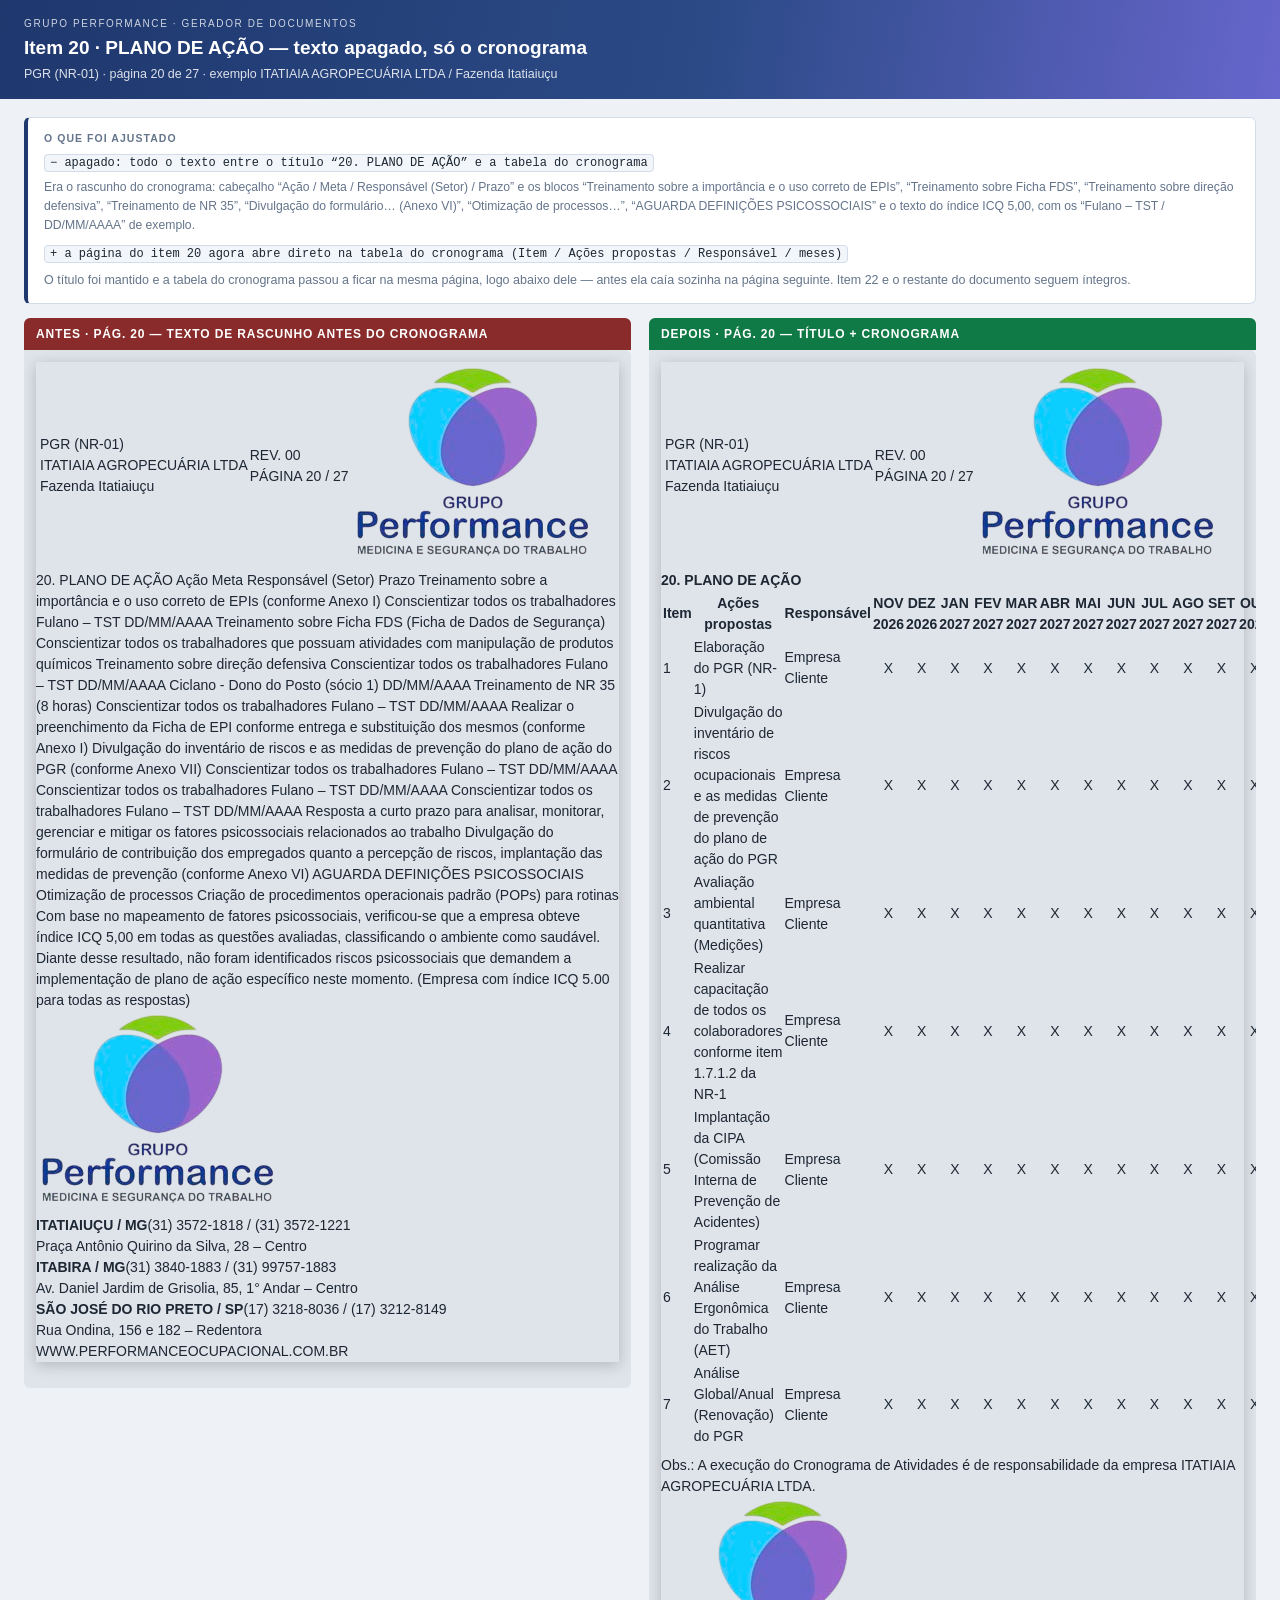
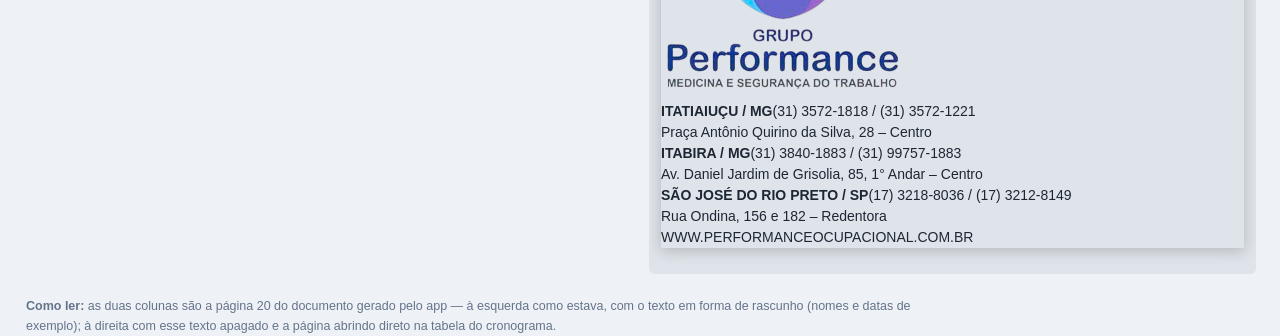
<file: preview-item20.html>
<!DOCTYPE html>
<html lang="pt-BR"><head><meta charset="UTF-8">
<meta name="viewport" content="width=device-width, initial-scale=1.0">
<title>Preview &middot; Item 20 PLANO DE AÇÃO (PGR NR-01)</title>
<style>/* ===== Gerador de Documentos PGR/PCMSO — Identidade Grupo Performance =====
   Design system: azul-marinho #1F386E + acentos ciano/verde/roxo (filete tricolor). */

* { box-sizing: border-box; margin: 0; padding: 0; }

:root {
  /* Cores da marca */
  --azul: #1F386E;        /* primária — títulos, bordas de destaque, marca */
  --azul2: #2C4D8F;       /* apoio / hover */
  --azul-grad: #2B4A86;   /* ponto intermediário do gradiente escuro */
  --ciano: #04CCFF;       /* acento 1 */
  --verde: #7FCC0E;       /* acento 2 */
  --roxo: #9A66CB;        /* acento 3 */
  --indigo: #6766CC;      /* selecionado / fim do gradiente */
  /* Neutros */
  --claro: #EAF1FA;
  --claro2: #F4F8FD;
  --borda: #D3DDEA;
  --txt: #1D2733;
  --mut: #64748B;
  --bg: #EEF2F7;
  --card: #ffffff;
  /* Semânticas */
  --ok: #0F7A45;
  --ok-btn: #15803D;
  --alerta-bg: #FEF3C7; --alerta-txt: #92400E; --alerta-bd: #FCD34D;
  --erro-bg: #FEE2E2; --erro-txt: #991B1B; --erro-bd: #FCA5A5;
  --foco: #93C5FD;
  --tab-bd: #9FB3CD;
  --shadow: 0 1px 3px rgba(31,56,110,.08), 0 4px 14px rgba(31,56,110,.06);
}

html, body { height: 100%; }
body {
  font-family: "Segoe UI", Roboto, Arial, sans-serif;
  background: var(--bg);
  color: var(--txt);
  font-size: 14px;
  line-height: 1.5;
}

/* ---------- topbar (gradiente escuro + filete tricolor) ---------- */
.topbar {
  display: flex; align-items: center; justify-content: space-between;
  gap: 16px; padding: 12px 24px;
  background: linear-gradient(100deg, #1F386E 0%, #2B4A86 55%, #6766CC 100%);
  color: #fff;
  position: relative;
}
.topbar::after {
  content: ""; display: block; height: 3px;
  background: linear-gradient(90deg, #04CCFF 0 33%, #7FCC0E 33% 66%, #9A66CB 66% 100%);
  position: absolute; left: 0; right: 0; bottom: 0;
}
.brand { display: flex; align-items: center; gap: 14px; }
.logo-chip {
  display: inline-flex; align-items: center; justify-content: center;
  background: rgba(255,255,255,.14);
  border: 1px solid rgba(4,204,255,.55);
  border-radius: 8px;
  padding: 3px 5px;
}
.logo-img {
  height: 22px; width: auto; max-width: 96px;
  display: block; object-fit: contain;
}
.brand h1 { font-size: 16px; font-weight: 700; letter-spacing: .02em; color: #fff; }
.brand p { font-size: 11px; opacity: .85; color: #fff; }
.top-actions { display: flex; gap: 8px; flex-wrap: wrap; }

/* ---------- buttons ---------- */
.btn {
  border: 1px solid var(--borda); background: var(--card); color: var(--azul);
  padding: 8px 14px; border-radius: 6px; cursor: pointer; font-size: 13px;
  transition: all .15s; white-space: nowrap; font-weight: 600;
}
.btn:hover { border-color: var(--azul2); background: var(--claro2); }
.btn.primary { background: var(--azul); border-color: var(--azul); color: #fff; }
.btn.primary:hover { background: var(--azul2); }
.btn.ghost { background: rgba(255,255,255,.12); border-color: rgba(255,255,255,.25); color: #fff; }
.btn.ghost:hover { background: rgba(255,255,255,.22); }
.btn.ghost.danger { background: rgba(185,28,28,.28); border-color: rgba(185,28,28,.5); }
.btn.ghost.danger:hover { background: rgba(185,28,28,.42); }
.btn.green { background: var(--ok-btn); border-color: var(--ok-btn); color: #fff; }
.btn.green:hover { background: #166534; }
.btn.big { padding: 12px 22px; font-size: 15px; }
.btn:disabled { opacity: .5; cursor: not-allowed; }
.file-label { display: inline-flex; align-items: center; cursor: pointer; }

/* ---------- tabs ---------- */
.tabs {
  display: flex; gap: 4px; padding: 10px 24px 0; flex-wrap: wrap;
  background: #fff; border-bottom: 1px solid var(--borda);
  position: sticky; top: 0; z-index: 20;
}
.tab {
  border: none; background: none; padding: 10px 16px; cursor: pointer;
  font-size: 13.5px; color: var(--mut); border-bottom: 3px solid transparent;
  margin-bottom: -1px; font-weight: 600;
}
.tab:hover { color: var(--azul); }
.tab.active { color: var(--azul); border-bottom-color: var(--indigo); }

/* ---------- panels ---------- */
main { max-width: 1180px; margin: 0 auto; padding: 24px; }
.panel { display: none; }
.panel.active { display: block; animation: fade .2s ease; }
@keyframes fade { from { opacity: 0; transform: translateY(4px); } to { opacity: 1; } }
.panel h2 { font-size: 20px; color: var(--azul); margin-bottom: 6px; font-weight: 700; }
.panel h3 { font-size: 15px; color: var(--azul); margin-bottom: 10px; font-weight: 700; }
.muted { color: var(--mut); font-size: 13px; }
.mt { margin-top: 22px; }

/* ---------- doc cards ---------- */
.doc-grid { display: grid; grid-template-columns: repeat(auto-fill, minmax(240px, 1fr)); gap: 14px; margin-top: 18px; }
.doc-card {
  text-align: left; background: var(--card); border: 2px solid var(--borda);
  border-radius: 9px; padding: 18px; cursor: pointer; transition: all .15s;
  display: flex; flex-direction: column; gap: 6px;
}
.doc-card:hover { border-color: var(--azul); transform: translateY(-2px); box-shadow: var(--shadow); }
.doc-card.selected { border-color: var(--indigo); background: var(--claro2); box-shadow: 0 0 0 3px rgba(103,102,204,.14); }
.doc-badge {
  align-self: flex-start; background: var(--azul); color: #fff;
  font-size: 11px; font-weight: 700; padding: 3px 10px; border-radius: 20px;
  letter-spacing: .04em;
}
.doc-card strong { font-size: 16px; color: var(--azul); }
.doc-card small { color: var(--mut); font-size: 12px; }
.doc-meta { font-size: 11.5px; color: var(--mut); margin-top: 4px; }

/* ---------- info box ---------- */
.info-box {
  margin-top: 16px; background: var(--claro2); border: 1px solid var(--borda);
  border-left: 5px solid var(--verde);
  border-radius: 4px; padding: 12px 16px; font-size: 13px;
}
.elab-grid { display: grid; grid-template-columns: 1fr 1fr; gap: 6px 18px; }
.elab-grid div { color: var(--txt); }

/* ---------- cards de formulário ---------- */
.card {
  background: var(--card); border: 1px solid var(--borda);
  border-radius: 9px; padding: 18px; box-shadow: var(--shadow);
}
.grid-2 { display: grid; grid-template-columns: 1fr 1fr; gap: 16px; margin-top: 18px; }
@media (max-width: 900px) { .grid-2 { grid-template-columns: 1fr; } }
.form-grid { display: grid; grid-template-columns: 1fr 1fr; gap: 12px; }
@media (max-width: 640px) { .form-grid { grid-template-columns: 1fr; } }
.fg { display: flex; flex-direction: column; gap: 4px; }
.fg label { font-size: 11.5px; color: var(--mut); font-weight: 600; text-transform: uppercase; letter-spacing: .03em; }
.fg input, .fg select, .lookup-field input, .lookup-field select {
  border: 1px solid var(--borda); border-radius: 6px; padding: 8px 10px;
  font-size: 13.5px; background: #fff; color: var(--txt); width: 100%;
}
.fg input:focus, .lookup-field input:focus, .lookup-field select:focus {
  outline: none; border-color: var(--azul); box-shadow: 0 0 0 3px rgba(147,197,253,.4);
}

/* ---------- lookup ---------- */
.lookup-row {
  display: flex; align-items: flex-end; gap: 10px; flex-wrap: wrap;
  background: var(--card); border: 1px solid var(--borda); border-radius: 9px;
  padding: 14px; margin-top: 16px; box-shadow: var(--shadow);
}
.lookup-field { flex: 1; min-width: 240px; display: flex; flex-direction: column; gap: 4px; }
.lookup-field.small { max-width: 200px; flex: 0 0 auto; }
.lookup-field label { font-size: 11.5px; color: var(--mut); font-weight: 600; text-transform: uppercase; letter-spacing: .03em; }
.lookup-valid { font-size: 12px; min-height: 16px; padding-left: 2px; }
.lookup-valid.ok { color: var(--ok); }
.lookup-valid.err { color: var(--erro-txt); }
.lookup-msg { font-size: 12.5px; color: var(--mut); align-self: center; }
.lookup-msg.ok { color: var(--ok); }
.lookup-msg.err { color: var(--erro-txt); }
.lookup-msg.warn { color: var(--alerta-txt); font-weight: 600; }

/* ---------- uploads / logo do cliente ---------- */
.upload-row { display: flex; align-items: center; gap: 12px; flex-wrap: wrap; margin-top: 16px; }
.logo-box { display: flex; align-items: center; gap: 12px; flex-wrap: wrap; margin-top: 14px; padding-top: 14px; border-top: 1px solid var(--borda); }
.logo-preview {
  position: relative; width: 96px; height: 96px; flex: none;
  border: 1px dashed var(--borda); border-radius: 6px; background: var(--claro2);
  display: flex; align-items: center; justify-content: center;
}
.logo-preview img { max-width: 100%; max-height: 100%; object-fit: contain; }
.logo-preview .del {
  position: absolute; top: -6px; right: -6px; border: none; background: rgba(185,28,28,.9);
  color: #fff; width: 22px; height: 22px; border-radius: 50%; cursor: pointer; font-size: 13px;
}

/* ---------- cargos ---------- */
.cargos-toolbar { display: flex; align-items: center; gap: 12px; margin: 18px 0 10px; }
.cargos-list { display: flex; flex-direction: column; gap: 14px; }
.cargo-card {
  background: var(--card); border: 1px solid var(--borda); border-radius: 9px;
  padding: 16px; box-shadow: var(--shadow);
}
.cargo-card header { display: flex; align-items: center; justify-content: space-between; margin-bottom: 12px; }
.cargo-card header h3 { margin: 0; color: var(--azul); }
.cargo-card .fg { margin-bottom: 10px; }
.cargo-sub { border-top: 1px dashed var(--borda); margin-top: 12px; padding-top: 12px; }
.cargo-sub h4 { font-size: 12px; color: var(--mut); margin-bottom: 8px; text-transform: uppercase; letter-spacing: .4px; }
table.data { width: 100%; border-collapse: collapse; font-size: 12.5px; margin-bottom: 12px; }
table.data th, table.data td { border: 1px solid var(--borda); padding: 6px 8px; text-align: left; vertical-align: top; }
table.data th { background: linear-gradient(180deg,#E4EDFA,#D3E2F5); color: var(--azul); font-weight: 700; }
table.data input, table.data select {
  border: none; border-bottom: 1px solid transparent; width: 100%;
  padding: 3px 2px; font-size: 12.5px; background: transparent;
}
table.data input:focus, table.data select:focus { border-bottom-color: var(--azul); outline: none; }
.row-del {
  border: none; background: none; color: var(--erro-txt); cursor: pointer; font-size: 16px; padding: 2px 6px;
}
.icon-btn {
  border: 1px solid var(--borda); background: #fff; border-radius: 6px;
  padding: 5px 10px; cursor: pointer; font-size: 12.5px; color: var(--azul);
}
.icon-btn:hover { border-color: var(--azul); color: var(--azul); }

/* ---------- cronograma ---------- */
.acoes-list { display: flex; flex-direction: column; gap: 10px; margin-top: 10px; }
.acao-card {
  background: var(--card); border: 1px solid var(--borda); border-radius: 9px;
  padding: 12px 14px; display: flex; flex-direction: column; gap: 8px;
}
.acao-top { display: flex; align-items: center; gap: 10px; flex-wrap: wrap; }
.acao-top .fg { flex: 1; min-width: 200px; }
.acao-top .fg label { font-size: 11px; }
.mode-switch { display: flex; gap: 4px; }
.mode-switch button {
  border: 2px solid var(--borda); background: #fff; padding: 5px 10px;
  border-radius: 6px; cursor: pointer; font-size: 12px; color: var(--txt);
}
.mode-switch button.active { border-color: var(--indigo); color: var(--azul); box-shadow: 0 0 0 3px rgba(103,102,204,.18); }
.crono-preview {
  margin-top: 14px; background: var(--card); border: 1px solid var(--borda);
  border-radius: 9px; padding: 14px; overflow-x: auto; box-shadow: var(--shadow);
}
.crono-table { width: 100%; border-collapse: collapse; font-size: 11.5px; min-width: 720px; }
.crono-table th, .crono-table td { border: 1px solid var(--borda); padding: 4px 5px; text-align: center; }
.crono-table th { background: linear-gradient(180deg,#E4EDFA,#D3E2F5); color: var(--azul); font-weight: 700; }
.crono-table .acao-cell { text-align: left; min-width: 160px; }
.crono-table .mark { font-weight: 700; color: var(--azul); font-size: 1.6em; line-height: 1; }
.crono-table .mark::before { content: "○"; }

/* ---------- anexo ---------- */
.anexo-grid { display: grid; grid-template-columns: repeat(auto-fill, minmax(160px, 1fr)); gap: 12px; margin-top: 16px; }
.anexo-item {
  background: var(--card); border: 1px solid var(--borda); border-radius: 9px;
  padding: 8px; position: relative; box-shadow: var(--shadow);
}
.anexo-item img { width: 100%; height: 120px; object-fit: contain; background: var(--claro2); border-radius: 6px; }
.anexo-item .pos { font-size: 11px; color: var(--mut); text-align: center; margin-top: 4px; }
.anexo-item .del {
  position: absolute; top: 4px; right: 4px; border: none; background: rgba(185,28,28,.9);
  color: #fff; width: 22px; height: 22px; border-radius: 50%; cursor: pointer; font-size: 13px;
}

/* ---------- gerar / resumo ---------- */
.resumo { display: grid; grid-template-columns: repeat(auto-fill, minmax(230px, 1fr)); gap: 10px; }
.resumo .item { background: var(--claro2); border: 1px solid var(--borda); border-radius: 6px; padding: 10px 12px; }
.resumo .item b { display: block; font-size: 11px; color: var(--mut); text-transform: uppercase; letter-spacing: .03em; }
.gerar-actions { display: flex; gap: 12px; margin-top: 18px; flex-wrap: wrap; }

/* ---------- histórico de revisões ---------- */
.revisoes { display: flex; flex-direction: column; gap: 8px; }
.rev-row { display: grid; grid-template-columns: 70px 130px 1fr; gap: 10px; align-items: start;
  background: var(--claro2); border: 1px solid var(--borda); border-radius: 6px; padding: 9px 12px; font-size: 13px; }
.rev-row.rev-original { background: #eef4ff; border-color: #c7d8f5; }
.rev-row .rev-n { font-weight: 700; color: var(--azul); }
.rev-row .rev-d { color: var(--mut); }
.rev-row .rev-h { color: var(--txt); }

/* ---------- modal ---------- */
.modal-backdrop {
  position: fixed; inset: 0; background: rgba(15,25,40,.55);
  display: flex; align-items: center; justify-content: center; z-index: 100; padding: 20px;
}
.modal-backdrop[hidden] { display: none; }
.modal {
  background: #fff; border-radius: 9px; width: 100%; max-width: 640px;
  box-shadow: 0 20px 60px rgba(0,0,0,.3); max-height: 90vh; display: flex; flex-direction: column;
}
.modal-head { display: flex; justify-content: space-between; align-items: center; padding: 16px 20px; border-bottom: 1px solid var(--borda); }
.modal-head h3 { font-size: 16px; color: var(--azul); }
.modal-close { border: none; background: none; font-size: 24px; cursor: pointer; color: var(--mut); line-height: 1; }
.modal-body { padding: 20px; overflow-y: auto; }
.modal-months { display: grid; grid-template-columns: repeat(auto-fill, minmax(140px, 1fr)); gap: 10px; margin-bottom: 16px; }
.modal-months label {
  display: flex; align-items: center; gap: 8px; padding: 8px 10px;
  border: 1px solid var(--borda); border-radius: 6px; cursor: pointer; font-size: 13px;
}
.modal-months label:hover { border-color: var(--azul); }
.modal-months input { width: auto; }
.modal-months input[type=checkbox] { accent-color: var(--azul); width: 16px; height: 16px; }
.modal-months input[type=radio] { accent-color: var(--azul); }
.modal-style { display: flex; align-items: center; gap: 14px; margin-bottom: 12px; font-size: 13px; }
.radio { display: flex; align-items: center; gap: 5px; cursor: pointer; }
.resp-options { display: flex; flex-direction: column; gap: 8px; margin: 4px 0 14px; }
.resp-options input[type=radio] { width: auto; accent-color: var(--azul); }
.resp-fields { margin-top: 2px; }
.resp-summary .elab-grid > div { font-size: 14px; }
.modal-legend { font-size: 13px; display: flex; gap: 14px; flex-wrap: wrap; align-items: center; }
.modal-foot { display: flex; justify-content: flex-end; gap: 10px; padding: 14px 20px; border-top: 1px solid var(--borda); }

/* ---------- toast ---------- */
.toast {
  position: fixed; bottom: 24px; left: 50%; transform: translateX(-50%);
  background: var(--azul); color: #fff; padding: 12px 22px; border-radius: 8px;
  font-size: 13.5px; z-index: 200; box-shadow: 0 8px 24px rgba(0,0,0,.25);
}
.toast.ok { background: var(--ok); }
.toast.err { background: var(--erro-txt); }

/* =========================================================
   DOCUMENTO — páginas A4 (capa + cabeçalho/rodapé tricolor)
   ========================================================= */
.doc-print { display: none; }
.doc-print.show { display: block; }
@media print {
  body * { visibility: hidden; }
  .doc-print.show, .doc-print.show * { visibility: visible; }
  .doc-print.show { position: absolute; left: 0; top: 0; width: 100%; }
  .doc-print .page { page-break-after: always; }
  .doc-print .page:last-child { page-break-after: auto; }
  @page { size: A4; margin: 0; }
}
.doc-print {
  background: #fff; color: var(--txt); padding: 0;
  font-family: "Segoe UI", Roboto, Arial, sans-serif;
  font-size: 10.3pt; line-height: 1.32;
}
.doc-print .page { text-align: justify; }
.doc-print table, .doc-print .phead, .doc-print .pfoot, .doc-print .idx-table,
.doc-print .cover-hist, .doc-print h2, .doc-print h3 { text-align: left; }
.doc-print .phead-tbl .c-title, .doc-print .phead-tbl .c-pag { text-align: center; }
.doc-print b { font-weight: 700; }
.doc-print .plist { padding-left: 22px; text-indent: -22px; }
/* título de verbete em linha própria: alinhado à esquerda (sem justificar/esticar) */
.doc-print .def-title { text-align: left; margin: 0; }
/* listas (a, b, c...) recuadas dentro do texto */
.doc-print .list-indent { margin: 1.32em 0 1.32em 10mm; }
/* lista com marcadores: um item por linha, entre itens o mesmo respiro de 1 linha do texto */
.doc-print .bullet-list { margin: 0 0 1.32em; padding-left: 10mm; }
.doc-print .bullet-list > div { padding-left: 5mm; text-indent: -5mm; }
.doc-print .bullet-list > div + div { margin-top: 1.32em; }
/* lista recuada sem margem própria: o respiro de 1 linha vem do parágrafo .doc-p-gap que a introduz */
.doc-print .list-flush { margin: 0 0 1.32em 10mm; }
/* parágrafo que precisa de formatação no meio do texto (ex.: razão social em negrito) */
.doc-print .doc-p { margin: 0; }
/* título de seção: uma linha em branco antes do primeiro verbete */
.doc-print .def-title-gap { margin: 0 0 1.32em; }
/* subtítulo em negrito dentro de uma seção: alinhado à esquerda, com exatamente uma
   linha em branco antes e depois (a quebra do template é removida para não somar com a margem) */
.doc-print .sub-title { margin: 1.32em 0; text-align: left; font-weight: 700; }
.doc-print .page > .sub-title:first-child { margin-top: 0; }
/* parágrafo seguido de um título de seção ou de uma lista: uma linha em branco entre eles */
.doc-print .doc-p-gap { margin: 0 0 1.32em; }
/* continuação de uma definição (ex.: "EQUIPARAM-SE AOS ACIDENTES DE TRABALHO:") */
.doc-print .def-sub { margin: 0 0 0 9mm; }
/* lista que pertence a uma definição: recuada e com espaço antes do próximo item */
.doc-print .plist-sub { margin: 0 0 18px 17mm; }
/* cada item da lista: número alinhado à esquerda e quebras alinhadas ao texto */
.doc-print .plist-item { padding-left: 22px; text-indent: -22px; }
.doc-print .page {
  width: 210mm; min-height: 297mm; padding: 9mm 11mm 10mm;
  margin: 0 auto; box-sizing: border-box;
  background: #fff; white-space: pre-wrap; word-wrap: break-word;
  position: relative;
  display: flex; flex-direction: column;
  /* filete tricolor no topo de cada página (assinatura) */
  border-top: 2px solid var(--azul);
  box-shadow: 0 3px 14px rgba(0,0,0,.3);
}
/* conteúdo da página ocupa o espaço restante, empurrando o rodapé para o fim */
.doc-print .page > .pfoot { flex: 0 0 auto; margin-top: auto; }
/* segmento tricolor sobreposto ao topo */
.doc-print .page::before {
  content: ""; display: block; height: 2px;
  background: linear-gradient(90deg, #04CCFF 0 33%, #7FCC0E 33% 66%, #9A66CB 66% 100%);
  margin: -9mm -11mm 5px -11mm; /* full-bleed */
}
/* ---------- Cabeçalho de página (tabela de 4 colunas) ---------- */
.doc-print .phead { margin-bottom: 6px; }
.doc-print .phead-tbl {
  width: 100%; border-collapse: collapse;
  border: 1.5px solid var(--azul); border-radius: 2px;
}
.doc-print .phead-tbl td { border: 1px solid var(--borda); padding: 5px 8px; vertical-align: middle; }
.doc-print .phead-tbl .c-client { width: 26%; text-align: left; }
.doc-print .phead-tbl .c-title { width: 36%; text-align: center; }
.doc-print .phead-tbl .c-pag { width: 14%; text-align: center; font-size: 8.5pt; color: var(--txt); }
.doc-print .phead-tbl .c-logo { width: 24%; text-align: right; }
.doc-print .phead-doc { font-weight: 700; color: var(--azul); font-size: 12pt; letter-spacing: .02em; line-height: 1.1; }
.doc-print .phead-emp { font-weight: 700; color: var(--txt); font-size: 10pt; line-height: 1.2; margin-top: 2px; }
.doc-print .phead-unit { font-weight: 600; color: var(--txt2); font-size: 8pt; line-height: 1.2; margin-top: 1px; }
.doc-print .phead-logo { max-height: 52px; width: auto; object-fit: contain; display: block; }
.doc-print .phead-logo-client { max-height: 64px; }

/* ---------- Rodapé de página ---------- */
.doc-print .pfoot {
  margin-top: 4mm;
  border-top: 2px solid var(--azul);
  padding-top: 3px;
  font-size: 6.9pt;
  color: var(--txt);
  display: flex;
  flex-direction: column;
  gap: 4px;
  line-height: 1.25;
  position: relative;
}
.doc-print .pfoot::before {
  content: "";
  position: absolute;
  top: -2px;
  left: 0;
  width: 38%;
  height: 2px;
  background: linear-gradient(90deg, #04CCFF, #7FCC0E, #9A66CB);
}
.doc-print .pfoot .pfoot-row {
  flex: 1 1 auto;
  display: flex;
  align-items: center;
  justify-content: center;
  gap: 14px;
}
.doc-print .pfoot .lg {
  flex: 0 0 auto;
  display: flex;
  align-items: center;
}
.doc-print .pfoot .lg img {
  height: 34px;
  object-fit: contain;
  padding-right: 7px;
}
.doc-print .pfoot .unidades {
  flex: 1 1 auto;
  display: flex;
  justify-content: center;
  gap: 18px;
}
.doc-print .pfoot .u {
  flex: 1 1 0;
  max-width: 24%;
  min-width: 0;
  text-align: center;
}
.doc-print .pfoot b {
  display: block;
  font-size: 7.1pt;
  color: var(--azul);
}
.doc-print .pfoot .site {
  display: block;
  text-align: center;
  font-size: 7.4pt;
  font-weight: 700;
  color: var(--azul);
  letter-spacing: .04em;
  margin-top: 4px;
  width: 100%;
}

/* ---------- Capa ---------- */
.doc-print .page.cover {
  padding-top: 14mm;
  background: linear-gradient(135deg, #F4F8FD 0%, #E9F1FB 100%);
  border-top: 4px solid var(--ciano);
  border-bottom: 4px solid var(--roxo);
  text-align: center;
}
.doc-print .page.cover::before { display: none; }   /* não repete o filete do topo */
.doc-print .page.cover::after { display: none; }    /* não repete o rodapé */
.doc-print .page.cover .doc-logo {
  max-height: 32mm; width: auto; margin: 0 auto 12px auto;
  display: block;
}
/* linha tricolor central na capa (62% × 5px) */
.doc-print .page.cover > .cover-line {
  display: block; width: 62%; height: 5px; margin: 6px auto 16px;
  border-radius: 3px;
  background: linear-gradient(90deg, #04CCFF 0 33%, #7FCC0E 33% 66%, #9A66CB 66% 100%);
}

/* ---------- conteúdo da capa ---------- */
.doc-print .page.cover .cover-brand {
  max-height: 52mm; width: auto; display: block;
  margin: 0 auto 6px auto;
}
.doc-print .page.cover .cover-client {
  max-height: 18mm; width: auto; display: block;
  margin: 6px auto 0 auto;
}
.doc-print .page.cover .cover-title {
  font-size: 34pt; font-weight: 800; color: var(--azul);
  letter-spacing: .08em; text-transform: uppercase;
  margin: 10px 0 12px;
}
.doc-print .page.cover .cover-sub {
  font-size: 16pt; font-weight: 700; color: var(--azul2);
  letter-spacing: .02em; line-height: 1.5; margin-bottom: 12px;
}
.doc-print .page.cover .cover-note {
  font-size: 11pt; color: var(--mut); margin-bottom: 22px;
}
.doc-print .page.cover .cover-info {
  background: #fff; border: 1px solid var(--borda);
  border-left: 5px solid var(--verde); border-radius: 4px;
  padding: 14px 20px; margin-bottom: 22px; line-height: 1.9;
}
.doc-print .page.cover .cover-empresa {
  font-size: 18pt; font-weight: 800; color: var(--azul); margin-bottom: 6px;
  display: flex; flex-direction: column; align-items: center;
}
.doc-print .page.cover .cover-meta {
  font-size: 12.5pt; color: var(--txt);
}

/* ---------- tabela de histórico da capa (como nos modelos) ---------- */
.doc-print .page.cover .cover-hist {
  width: 100%; border-collapse: collapse; font-size: 9pt;
  border: 1px solid var(--tab-bd);
}
.doc-print .page.cover .cover-hist th,
.doc-print .page.cover .cover-hist td {
  border: 1px solid var(--tab-bd); padding: 5px 8px; vertical-align: top;
}
.doc-print .page.cover .cover-hist thead th {
  background: linear-gradient(180deg, #E4EDFA, #D3E2F5);
  color: var(--azul); font-weight: 700; text-transform: uppercase; font-size: 8.6pt;
}
.doc-print .page.cover .cover-hist td { text-align: left; }
.doc-print .page.cover .cover-hist tbody tr:nth-child(even) td { background: var(--claro2); }

/* ---------- índice analítico ---------- */
.doc-print .idx-title {
  font-size: 13pt; font-weight: 800; color: var(--azul);
  padding: 3px 10px; border-left: 5px solid var(--ciano);
  background: linear-gradient(90deg, rgba(4,204,255,.10), rgba(4,204,255,0));
  margin: 0 0 8px 0; text-transform: uppercase; letter-spacing: .03em;
}
.doc-print .idx-table {
  width: 100%; border-collapse: collapse; font-size: 8pt;
  border: 1px solid var(--tab-bd);
  page-break-inside: avoid;
}
.doc-print .idx-table thead th {
  background: linear-gradient(180deg, #1F386E, #2B4A86);
  color: #fff; font-weight: 700; font-size: 7.5pt;
  text-transform: uppercase; letter-spacing: .03em; padding: 3px 6px;
  border: 1px solid var(--tab-bd);
}
.doc-print .idx-table thead th.idx-n { width: 6%; text-align: center; }
.doc-print .idx-table thead th.idx-p { width: 9%; text-align: center; }
.doc-print .idx-table td {
  border: 1px solid var(--tab-bd); padding: 2px 6px; vertical-align: top;
  line-height: 1.25;
}
.doc-print .idx-table td.idx-n {
  text-align: center; font-weight: 700; color: var(--azul); width: 6%;
}
.doc-print .idx-table td.idx-t { color: var(--txt); }
.doc-print .idx-table td.idx-p {
  text-align: center; font-weight: 700; color: var(--azul2); width: 9%;
}
.doc-print .idx-table tbody tr:nth-child(even) td { background: var(--claro2); }
.doc-print .idx-table tbody tr:hover td { background: #E4EDFA; }

/* ---------- logos ---------- */
.doc-logo { display: block; margin: 0 auto 8px auto; max-height: 10mm; width: auto; object-fit: contain; }

/* ---------- títulos de seção ---------- */
.doc-print h2.doc-h {
  font-size: 11pt; font-weight: 700; text-transform: uppercase;
  color: var(--azul); letter-spacing: .02em;
  border-bottom: 2px solid var(--azul);
  border-left: 5px solid var(--ciano);
  padding-left: 9px; margin: 10px 0 7px; text-align: left;
}
.doc-print .bloco { margin: 10px 0; }

/* ---------- tabelas do documento ---------- */
.doc-print .bloco.planilha-empresa,
.doc-print .bloco.planilha-elaboradora {
  page-break-inside: avoid;
  break-inside: avoid;
}
/* texto e QR code abaixo da planilha da elaboradora */
.doc-print .elab-texto {
  text-align: justify; font-size: 8.8pt; color: var(--txt);
  line-height: 1.5; margin: 7px 0;
}
.doc-print .elab-texto b { color: var(--azul); }
.doc-print .elab-qr {
  display: flex; align-items: center; justify-content: space-between;
  gap: 16px; margin: 10px 0 0 0;
}
.doc-print .elab-qr-texto {
  flex: 1 1 auto; min-width: 0;
}
.doc-print .elab-qr-texto .elab-texto { margin: 3px 0; }
.doc-print .elab-qr a {
  display: inline-block; font-size: 8.5pt; font-weight: 700;
  color: var(--azul); text-decoration: none;
  word-break: break-all;
}
.doc-print .elab-qr a:hover { text-decoration: underline; }
.doc-print .elab-qr-img {
  flex: 0 0 auto;
  width: 276px; height: 276px; object-fit: contain;
  border: 1px solid var(--borda); border-radius: 4px;
  padding: 8px; background: #fff;
}
.doc-print table.doc-table {
  width: 100%; border-collapse: collapse; font-size: 8.9pt; margin: 8px 0;
}
.doc-print table.doc-table th, .doc-print table.doc-table td {
  border: 1px solid var(--tab-bd); padding: 4px 6px; vertical-align: top;
}
.doc-print table.doc-table thead th {
  background: linear-gradient(180deg, #E4EDFA, #D3E2F5);
  color: var(--azul); font-weight: 700; text-transform: uppercase; font-size: 8.9pt;
}
.doc-print table.doc-table th { background: var(--claro2); color: var(--azul); font-weight: 700; }
.doc-print table.doc-table td { text-align: left; }
.doc-print table.doc-table td.r, .doc-print table.doc-table th.r { text-align: right; }
.doc-print table.doc-table tbody tr:nth-child(even) td { background: var(--claro2); }
.doc-print table.doc-table tr.total td {
  background: linear-gradient(180deg, #DFE9F8, #CFE0F4);
  color: var(--azul); font-weight: 700;
}
.doc-print img.anexo-img { max-width: 100%; height: auto; margin: 6px 0; }
/* tabela da listagem de fatores de risco psicossociais: uma coluna, linhas compactas */
.doc-print table.pf-table { margin: 0 0 6px; }
.doc-print table.pf-table td { padding: 3px 8px; }
/* fonte da tabela */
.doc-print .doc-fonte { font-size: 8.4pt; color: var(--mut); text-align: left; margin: 0 0 1.32em; }

/* ---------- caixas de destaque (obs/validade) ---------- */
.doc-print .obsbox {
  background: var(--claro2); border: 1px solid var(--borda);
  border-left: 4px solid var(--ciano); border-radius: 3px;
  padding: 8px 12px; font-size: 8.6pt; text-align: justify; margin: 8px 0;
}
.doc-print .val {
  text-align: center; font-weight: 700; font-size: 9.5pt; color: var(--azul);
  background: var(--claro2); border: 1px solid var(--borda);
  border-left: 4px solid var(--verde); border-radius: 3px;
  padding: 8px 12px; margin: 10px 0;
}
.doc-print .clau { text-align: justify; font-size: 9.2pt; margin: 6px 0; }
.doc-print .clau b { color: var(--azul); }
.doc-print ul.sv { columns: 2; font-size: 9pt; margin: 6px 0; }
.doc-print .assin { display: flex; gap: 20px; margin: 14px 0; }
.doc-print .assin > div { flex: 1; border-top: 1px solid #000; padding-top: 6px; font-size: 9pt; }


/* ===== preview comparativo ===== */
body.pv { background: #eef1f5; margin: 0; padding: 0 0 70px; }
.pv-topbar { background: linear-gradient(100deg, var(--azul) 0%, var(--azul-grad) 55%, var(--indigo) 100%); color: #fff; padding: 16px 24px; }
.pv-topbar .t1 { font-size: 10px; letter-spacing: .16em; text-transform: uppercase; opacity: .78; }
.pv-topbar h1 { font-size: 19px; font-weight: 700; margin: 3px 0 2px; }
.pv-topbar .t2 { font-size: 12.5px; opacity: .85; }
.pv-wrap { max-width: 1280px; margin: 0 auto; padding: 18px 24px 0; }
.pv-note { background: #fff; border: 1px solid var(--borda); border-left: 4px solid var(--azul); border-radius: 6px;
  padding: 12px 16px; font-size: 13px; line-height: 1.55; margin-bottom: 14px; }
.pv-note .lbl { display: block; font-size: 10.5px; letter-spacing: .1em; text-transform: uppercase; color: var(--mut); font-weight: 700; margin-bottom: 5px; }
.pv-note code { font-family: ui-monospace, Consolas, monospace; font-size: 12px; background: #f2f5f9; border: 1px solid var(--borda); border-radius: 4px; padding: 1px 5px; }
.pv-kpi { display: flex; gap: 12px; flex-wrap: wrap; margin-bottom: 18px; }
.pv-kpi div { flex: 1 1 200px; background: #fff; border: 1px solid var(--borda); border-radius: 6px; padding: 12px 14px; }
.pv-kpi small { display: block; font-size: 10.5px; letter-spacing: .07em; text-transform: uppercase; color: var(--mut); }
.pv-kpi b { font-size: 19px; color: var(--azul); }
.pv-kpi span { display: block; font-size: 11.5px; color: var(--mut); margin-top: 2px; }
.pv-cols { display: flex; gap: 18px; align-items: flex-start; flex-wrap: wrap; }
.pv-col { flex: 1 1 540px; min-width: 360px; }
.pv-col > h2 { font-size: 12px; letter-spacing: .07em; text-transform: uppercase; color: #fff; background: #8a2b2b;
  border-radius: 6px 6px 0 0; padding: 7px 12px; margin: 0; font-weight: 700; }
.pv-col.depois > h2 { background: var(--ok); }
.pv-col .pv-frame { background: #dfe4ea; border-radius: 0 6px 6px 6px; padding: 12px; overflow-x: auto; }
.pv-frame .doc-print { display: block; }
.pv-frame .page { margin: 0 auto 14px; box-shadow: 0 3px 14px rgba(0,0,0,.2); }
.pv-legend { font-size: 12.5px; color: var(--mut); margin: 22px 2px 0; max-width: 940px; line-height: 1.65; }
.pv-legend code { background: #fff; border: 1px solid var(--borda); border-radius: 4px; padding: 1px 5px; }
</style></head>
<body class="pv">
<div class="pv-topbar">
  <div class="t1">Grupo Performance &middot; Gerador de Documentos</div>
  <h1>Item 20 &middot; PLANO DE AÇÃO &mdash; texto apagado, só o cronograma</h1>
  <div class="t2">PGR (NR-01) &middot; página 20 de 27 &middot; exemplo ITATIAIA AGROPECUÁRIA LTDA / Fazenda Itatiaiuçu</div>
</div>
<div class="pv-wrap">
  <div class="pv-note">
    <span class="lbl">O que foi ajustado</span>
    <code class="del">&minus; apagado: todo o texto entre o título &ldquo;20. PLANO DE AÇÃO&rdquo; e a tabela do cronograma</code>
    <div style="margin:6px 0 8px;color:#64748B;font-size:12.2px">
      Era o rascunho do cronograma: cabeçalho &ldquo;Ação / Meta / Responsável (Setor) / Prazo&rdquo; e os blocos
      &ldquo;Treinamento sobre a importância e o uso correto de EPIs&rdquo;, &ldquo;Treinamento sobre Ficha FDS&rdquo;,
      &ldquo;Treinamento sobre direção defensiva&rdquo;, &ldquo;Treinamento de NR 35&rdquo;, &ldquo;Divulgação do formulário… (Anexo VI)&rdquo;,
      &ldquo;Otimização de processos…&rdquo;, &ldquo;AGUARDA DEFINIÇÕES PSICOSSOCIAIS&rdquo; e o texto do índice ICQ 5,00,
      com os &ldquo;Fulano &ndash; TST / DD/MM/AAAA&rdquo; de exemplo.
    </div>
    <code class="add">+ a página do item 20 agora abre direto na tabela do cronograma (Item / Ações propostas / Responsável / meses)</code>
    <div style="margin-top:8px;color:#64748B;font-size:12.5px">
      O título foi mantido e a tabela do cronograma passou a ficar na mesma página, logo abaixo dele &mdash;
      antes ela caía sozinha na página seguinte. Item 22 e o restante do documento seguem íntegros.
    </div>
  </div>
  <div class="pv-cols">
    <div class="pv-col"><h2>Antes &middot; pág. 20 &mdash; texto de rascunho antes do cronograma</h2>
      <div class="pv-frame"><div class="page"><div class="phead"><table class="phead-tbl"><tbody><tr>
    <td class="c-client"></td>
    <td class="c-title"><div class="phead-doc">PGR (NR-01)</div><div class="phead-emp">ITATIAIA AGROPECUÁRIA LTDA</div><div class="phead-unit">Fazenda Itatiaiuçu</div></td>
    <td class="c-pag">REV. 00<br>PÁGINA 20 / 27</td>
    <td class="c-logo"><img src="assets/logo.png" class="phead-logo" alt="Logo"></td>
  </tr></tbody></table></div>20. PLANO DE AÇÃO

Ação

Meta

Responsável (Setor)

Prazo

Treinamento sobre a importância e o uso correto de EPIs (conforme Anexo I)

Conscientizar todos os trabalhadores

Fulano – TST

DD/MM/AAAA

Treinamento sobre Ficha FDS (Ficha de Dados de Segurança)

Conscientizar todos os trabalhadores que possuam atividades com manipulação de produtos químicos

Treinamento sobre direção defensiva

Conscientizar todos os trabalhadores

Fulano – TST

DD/MM/AAAA

Ciclano - Dono do Posto (sócio 1)

DD/MM/AAAA

Treinamento de NR 35 (8 horas)

Conscientizar todos os trabalhadores

Fulano – TST

DD/MM/AAAA

Realizar o preenchimento da Ficha de EPI conforme entrega e substituição dos mesmos (conforme Anexo I) Divulgação do inventário de riscos e as medidas de prevenção do plano de ação do PGR (conforme Anexo VII)

Conscientizar todos os trabalhadores

Fulano – TST

DD/MM/AAAA

Conscientizar todos os trabalhadores

Fulano – TST

DD/MM/AAAA

Conscientizar todos os trabalhadores

Fulano – TST

DD/MM/AAAA

Resposta a curto prazo para analisar, monitorar, gerenciar e mitigar os fatores psicossociais relacionados ao trabalho

Divulgação do formulário de contribuição dos empregados quanto a percepção de riscos, implantação das medidas de prevenção (conforme Anexo VI)

AGUARDA DEFINIÇÕES PSICOSSOCIAIS

Otimização de processos Criação de procedimentos operacionais padrão (POPs) para rotinas

Com base no mapeamento de fatores psicossociais, verificou-se que a empresa obteve índice ICQ 5,00 em todas as questões avaliadas, classificando o ambiente como saudável. Diante desse resultado, não foram identificados riscos psicossociais que demandem a implementação de plano de ação específico neste momento. (Empresa com índice ICQ 5.00 para todas as respostas)
<div class="pfoot">
    <div class="pfoot-row">
      <div class="lg"><img src="assets/logo.png" alt="Grupo Performance"></div>
      <div class="unidades"><div class="u"><b>ITATIAIUÇU / MG</b>(31) 3572-1818 / (31) 3572-1221<br>Praça Antônio Quirino da Silva, 28 – Centro</div><div class="u"><b>ITABIRA / MG</b>(31) 3840-1883 / (31) 99757-1883<br>Av. Daniel Jardim de Grisolia, 85, 1° Andar – Centro</div><div class="u"><b>SÃO JOSÉ DO RIO PRETO / SP</b>(17) 3218-8036 / (17) 3212-8149<br>Rua Ondina, 156 e 182 – Redentora</div></div>
    </div>
    <div class="site">WWW.PERFORMANCEOCUPACIONAL.COM.BR</div>
  </div></div></div></div>
    <div class="pv-col depois"><h2>Depois &middot; pág. 20 &mdash; título + cronograma</h2>
      <div class="pv-frame"><div class="page"><div class="phead"><table class="phead-tbl"><tbody><tr>
    <td class="c-client"></td>
    <td class="c-title"><div class="phead-doc">PGR (NR-01)</div><div class="phead-emp">ITATIAIA AGROPECUÁRIA LTDA</div><div class="phead-unit">Fazenda Itatiaiuçu</div></td>
    <td class="c-pag">REV. 00<br>PÁGINA 20 / 27</td>
    <td class="c-logo"><img src="assets/logo.png" class="phead-logo" alt="Logo"></td>
  </tr></tbody></table></div><b>20. PLANO DE AÇÃO</b>

<div class="bloco"><table class="doc-table"><thead><tr>
    <th>Item</th><th>Ações propostas</th><th>Responsável</th><th>NOV 2026</th><th>DEZ 2026</th><th>JAN 2027</th><th>FEV 2027</th><th>MAR 2027</th><th>ABR 2027</th><th>MAI 2027</th><th>JUN 2027</th><th>JUL 2027</th><th>AGO 2027</th><th>SET 2027</th><th>OUT 2027</th><th>NOV 2027</th><th>DEZ 2027</th><th>JAN 2028</th><th>FEV 2028</th><th>MAR 2028</th><th>ABR 2028</th><th>MAI 2028</th><th>JUN 2028</th><th>JUL 2028</th><th>AGO 2028</th><th>SET 2028</th><th>OUT 2028</th></tr></thead><tbody><tr><td>1</td><td>Elaboração do PGR (NR-1)</td><td>Empresa Cliente</td><td style="text-align:center">X</td><td style="text-align:center">X</td><td style="text-align:center">X</td><td style="text-align:center">X</td><td style="text-align:center">X</td><td style="text-align:center">X</td><td style="text-align:center">X</td><td style="text-align:center">X</td><td style="text-align:center">X</td><td style="text-align:center">X</td><td style="text-align:center">X</td><td style="text-align:center">X</td><td style="text-align:center">X</td><td style="text-align:center">X</td><td style="text-align:center">X</td><td style="text-align:center">X</td><td style="text-align:center">X</td><td style="text-align:center">X</td><td style="text-align:center">X</td><td style="text-align:center">X</td><td style="text-align:center">X</td><td style="text-align:center">X</td><td style="text-align:center">X</td><td style="text-align:center">X</td></tr><tr><td>2</td><td>Divulgação do inventário de riscos ocupacionais e as medidas de prevenção do plano de ação do PGR</td><td>Empresa Cliente</td><td style="text-align:center">X</td><td style="text-align:center">X</td><td style="text-align:center">X</td><td style="text-align:center">X</td><td style="text-align:center">X</td><td style="text-align:center">X</td><td style="text-align:center">X</td><td style="text-align:center">X</td><td style="text-align:center">X</td><td style="text-align:center">X</td><td style="text-align:center">X</td><td style="text-align:center">X</td><td style="text-align:center">X</td><td style="text-align:center">X</td><td style="text-align:center">X</td><td style="text-align:center">X</td><td style="text-align:center">X</td><td style="text-align:center">X</td><td style="text-align:center">X</td><td style="text-align:center">X</td><td style="text-align:center">X</td><td style="text-align:center">X</td><td style="text-align:center">X</td><td style="text-align:center">X</td></tr><tr><td>3</td><td>Avaliação ambiental quantitativa (Medições)</td><td>Empresa Cliente</td><td style="text-align:center">X</td><td style="text-align:center">X</td><td style="text-align:center">X</td><td style="text-align:center">X</td><td style="text-align:center">X</td><td style="text-align:center">X</td><td style="text-align:center">X</td><td style="text-align:center">X</td><td style="text-align:center">X</td><td style="text-align:center">X</td><td style="text-align:center">X</td><td style="text-align:center">X</td><td style="text-align:center">X</td><td style="text-align:center">X</td><td style="text-align:center">X</td><td style="text-align:center">X</td><td style="text-align:center">X</td><td style="text-align:center">X</td><td style="text-align:center">X</td><td style="text-align:center">X</td><td style="text-align:center">X</td><td style="text-align:center">X</td><td style="text-align:center">X</td><td style="text-align:center">X</td></tr><tr><td>4</td><td>Realizar capacitação de todos os colaboradores conforme item 1.7.1.2 da NR-1</td><td>Empresa Cliente</td><td style="text-align:center">X</td><td style="text-align:center">X</td><td style="text-align:center">X</td><td style="text-align:center">X</td><td style="text-align:center">X</td><td style="text-align:center">X</td><td style="text-align:center">X</td><td style="text-align:center">X</td><td style="text-align:center">X</td><td style="text-align:center">X</td><td style="text-align:center">X</td><td style="text-align:center">X</td><td style="text-align:center">X</td><td style="text-align:center">X</td><td style="text-align:center">X</td><td style="text-align:center">X</td><td style="text-align:center">X</td><td style="text-align:center">X</td><td style="text-align:center">X</td><td style="text-align:center">X</td><td style="text-align:center">X</td><td style="text-align:center">X</td><td style="text-align:center">X</td><td style="text-align:center">X</td></tr><tr><td>5</td><td>Implantação da CIPA (Comissão Interna de Prevenção de Acidentes)</td><td>Empresa Cliente</td><td style="text-align:center">X</td><td style="text-align:center">X</td><td style="text-align:center">X</td><td style="text-align:center">X</td><td style="text-align:center">X</td><td style="text-align:center">X</td><td style="text-align:center">X</td><td style="text-align:center">X</td><td style="text-align:center">X</td><td style="text-align:center">X</td><td style="text-align:center">X</td><td style="text-align:center">X</td><td style="text-align:center">X</td><td style="text-align:center">X</td><td style="text-align:center">X</td><td style="text-align:center">X</td><td style="text-align:center">X</td><td style="text-align:center">X</td><td style="text-align:center">X</td><td style="text-align:center">X</td><td style="text-align:center">X</td><td style="text-align:center">X</td><td style="text-align:center">X</td><td style="text-align:center">X</td></tr><tr><td>6</td><td>Programar realização da Análise Ergonômica do Trabalho (AET)</td><td>Empresa Cliente</td><td style="text-align:center">X</td><td style="text-align:center">X</td><td style="text-align:center">X</td><td style="text-align:center">X</td><td style="text-align:center">X</td><td style="text-align:center">X</td><td style="text-align:center">X</td><td style="text-align:center">X</td><td style="text-align:center">X</td><td style="text-align:center">X</td><td style="text-align:center">X</td><td style="text-align:center">X</td><td style="text-align:center">X</td><td style="text-align:center">X</td><td style="text-align:center">X</td><td style="text-align:center">X</td><td style="text-align:center">X</td><td style="text-align:center">X</td><td style="text-align:center">X</td><td style="text-align:center">X</td><td style="text-align:center">X</td><td style="text-align:center">X</td><td style="text-align:center">X</td><td style="text-align:center">X</td></tr><tr><td>7</td><td>Análise Global/Anual (Renovação) do PGR</td><td>Empresa Cliente</td><td style="text-align:center">X</td><td style="text-align:center">X</td><td style="text-align:center">X</td><td style="text-align:center">X</td><td style="text-align:center">X</td><td style="text-align:center">X</td><td style="text-align:center">X</td><td style="text-align:center">X</td><td style="text-align:center">X</td><td style="text-align:center">X</td><td style="text-align:center">X</td><td style="text-align:center">X</td><td style="text-align:center">X</td><td style="text-align:center">X</td><td style="text-align:center">X</td><td style="text-align:center">X</td><td style="text-align:center">X</td><td style="text-align:center">X</td><td style="text-align:center">X</td><td style="text-align:center">X</td><td style="text-align:center">X</td><td style="text-align:center">X</td><td style="text-align:center">X</td><td style="text-align:center">X</td></tr></tbody></table><p style="margin-top:6px">Obs.: A execução do Cronograma de Atividades é de responsabilidade da empresa ITATIAIA AGROPECUÁRIA LTDA.</p></div><div class="pfoot">
    <div class="pfoot-row">
      <div class="lg"><img src="assets/logo.png" alt="Grupo Performance"></div>
      <div class="unidades"><div class="u"><b>ITATIAIUÇU / MG</b>(31) 3572-1818 / (31) 3572-1221<br>Praça Antônio Quirino da Silva, 28 – Centro</div><div class="u"><b>ITABIRA / MG</b>(31) 3840-1883 / (31) 99757-1883<br>Av. Daniel Jardim de Grisolia, 85, 1° Andar – Centro</div><div class="u"><b>SÃO JOSÉ DO RIO PRETO / SP</b>(17) 3218-8036 / (17) 3212-8149<br>Rua Ondina, 156 e 182 – Redentora</div></div>
    </div>
    <div class="site">WWW.PERFORMANCEOCUPACIONAL.COM.BR</div>
  </div></div></div></div>
  </div>
  <p class="pv-legend"><b>Como ler:</b> as duas colunas são a página 20 do documento gerado pelo app
  &mdash; à esquerda como estava, com o texto em forma de rascunho (nomes e datas de exemplo);
  à direita com esse texto apagado e a página abrindo direto na tabela do cronograma.</p>
</div>
</body></html>
</file>
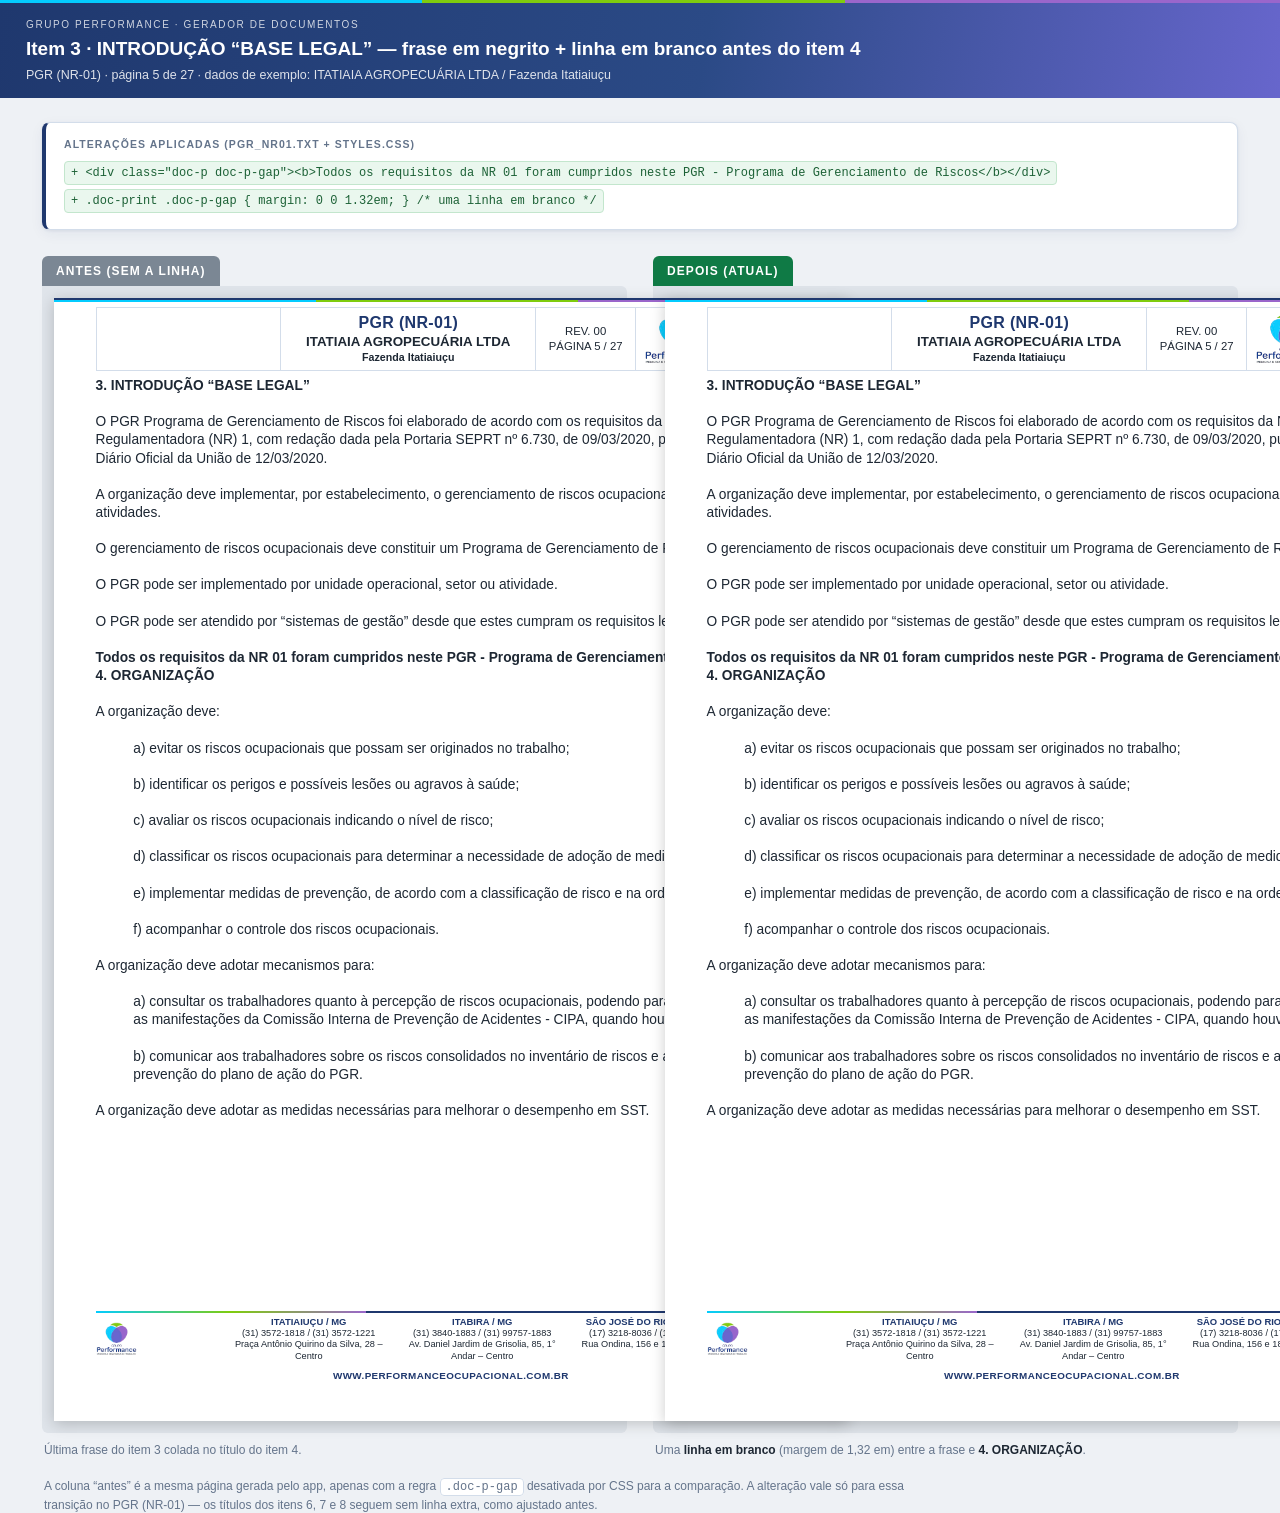
<file: preview-item3.html>
<!DOCTYPE html>
<html lang="pt-BR"><head><meta charset="UTF-8">
<meta name="viewport" content="width=device-width, initial-scale=1.0">
<title>Preview · Item 3 do PGR (NR-01) em negrito</title>
<style>/* ===== Gerador de Documentos PGR/PCMSO — Identidade Grupo Performance =====
   Design system: azul-marinho #1F386E + acentos ciano/verde/roxo (filete tricolor). */

* { box-sizing: border-box; margin: 0; padding: 0; }

:root {
  /* Cores da marca */
  --azul: #1F386E;        /* primária — títulos, bordas de destaque, marca */
  --azul2: #2C4D8F;       /* apoio / hover */
  --azul-grad: #2B4A86;   /* ponto intermediário do gradiente escuro */
  --ciano: #04CCFF;       /* acento 1 */
  --verde: #7FCC0E;       /* acento 2 */
  --roxo: #9A66CB;        /* acento 3 */
  --indigo: #6766CC;      /* selecionado / fim do gradiente */
  /* Neutros */
  --claro: #EAF1FA;
  --claro2: #F4F8FD;
  --borda: #D3DDEA;
  --txt: #1D2733;
  --mut: #64748B;
  --bg: #EEF2F7;
  --card: #ffffff;
  /* Semânticas */
  --ok: #0F7A45;
  --ok-btn: #15803D;
  --alerta-bg: #FEF3C7; --alerta-txt: #92400E; --alerta-bd: #FCD34D;
  --erro-bg: #FEE2E2; --erro-txt: #991B1B; --erro-bd: #FCA5A5;
  --foco: #93C5FD;
  --tab-bd: #9FB3CD;
  --shadow: 0 1px 3px rgba(31,56,110,.08), 0 4px 14px rgba(31,56,110,.06);
}

html, body { height: 100%; }
body {
  font-family: "Segoe UI", Roboto, Arial, sans-serif;
  background: var(--bg);
  color: var(--txt);
  font-size: 14px;
  line-height: 1.5;
}

/* ---------- topbar (gradiente escuro + filete tricolor) ---------- */
.topbar {
  display: flex; align-items: center; justify-content: space-between;
  gap: 16px; padding: 12px 24px;
  background: linear-gradient(100deg, #1F386E 0%, #2B4A86 55%, #6766CC 100%);
  color: #fff;
  position: relative;
}
.topbar::after {
  content: ""; display: block; height: 3px;
  background: linear-gradient(90deg, #04CCFF 0 33%, #7FCC0E 33% 66%, #9A66CB 66% 100%);
  position: absolute; left: 0; right: 0; bottom: 0;
}
.brand { display: flex; align-items: center; gap: 14px; }
.logo-chip {
  display: inline-flex; align-items: center; justify-content: center;
  background: rgba(255,255,255,.14);
  border: 1px solid rgba(4,204,255,.55);
  border-radius: 8px;
  padding: 3px 5px;
}
.logo-img {
  height: 22px; width: auto; max-width: 96px;
  display: block; object-fit: contain;
}
.brand h1 { font-size: 16px; font-weight: 700; letter-spacing: .02em; color: #fff; }
.brand p { font-size: 11px; opacity: .85; color: #fff; }
.top-actions { display: flex; gap: 8px; flex-wrap: wrap; }

/* ---------- buttons ---------- */
.btn {
  border: 1px solid var(--borda); background: var(--card); color: var(--azul);
  padding: 8px 14px; border-radius: 6px; cursor: pointer; font-size: 13px;
  transition: all .15s; white-space: nowrap; font-weight: 600;
}
.btn:hover { border-color: var(--azul2); background: var(--claro2); }
.btn.primary { background: var(--azul); border-color: var(--azul); color: #fff; }
.btn.primary:hover { background: var(--azul2); }
.btn.ghost { background: rgba(255,255,255,.12); border-color: rgba(255,255,255,.25); color: #fff; }
.btn.ghost:hover { background: rgba(255,255,255,.22); }
.btn.ghost.danger { background: rgba(185,28,28,.28); border-color: rgba(185,28,28,.5); }
.btn.ghost.danger:hover { background: rgba(185,28,28,.42); }
.btn.green { background: var(--ok-btn); border-color: var(--ok-btn); color: #fff; }
.btn.green:hover { background: #166534; }
.btn.big { padding: 12px 22px; font-size: 15px; }
.btn:disabled { opacity: .5; cursor: not-allowed; }
.file-label { display: inline-flex; align-items: center; cursor: pointer; }

/* ---------- tabs ---------- */
.tabs {
  display: flex; gap: 4px; padding: 10px 24px 0; flex-wrap: wrap;
  background: #fff; border-bottom: 1px solid var(--borda);
  position: sticky; top: 0; z-index: 20;
}
.tab {
  border: none; background: none; padding: 10px 16px; cursor: pointer;
  font-size: 13.5px; color: var(--mut); border-bottom: 3px solid transparent;
  margin-bottom: -1px; font-weight: 600;
}
.tab:hover { color: var(--azul); }
.tab.active { color: var(--azul); border-bottom-color: var(--indigo); }

/* ---------- panels ---------- */
main { max-width: 1180px; margin: 0 auto; padding: 24px; }
.panel { display: none; }
.panel.active { display: block; animation: fade .2s ease; }
@keyframes fade { from { opacity: 0; transform: translateY(4px); } to { opacity: 1; } }
.panel h2 { font-size: 20px; color: var(--azul); margin-bottom: 6px; font-weight: 700; }
.panel h3 { font-size: 15px; color: var(--azul); margin-bottom: 10px; font-weight: 700; }
.muted { color: var(--mut); font-size: 13px; }
.mt { margin-top: 22px; }

/* ---------- doc cards ---------- */
.doc-grid { display: grid; grid-template-columns: repeat(auto-fill, minmax(240px, 1fr)); gap: 14px; margin-top: 18px; }
.doc-card {
  text-align: left; background: var(--card); border: 2px solid var(--borda);
  border-radius: 9px; padding: 18px; cursor: pointer; transition: all .15s;
  display: flex; flex-direction: column; gap: 6px;
}
.doc-card:hover { border-color: var(--azul); transform: translateY(-2px); box-shadow: var(--shadow); }
.doc-card.selected { border-color: var(--indigo); background: var(--claro2); box-shadow: 0 0 0 3px rgba(103,102,204,.14); }
.doc-badge {
  align-self: flex-start; background: var(--azul); color: #fff;
  font-size: 11px; font-weight: 700; padding: 3px 10px; border-radius: 20px;
  letter-spacing: .04em;
}
.doc-card strong { font-size: 16px; color: var(--azul); }
.doc-card small { color: var(--mut); font-size: 12px; }
.doc-meta { font-size: 11.5px; color: var(--mut); margin-top: 4px; }

/* ---------- info box ---------- */
.info-box {
  margin-top: 16px; background: var(--claro2); border: 1px solid var(--borda);
  border-left: 5px solid var(--verde);
  border-radius: 4px; padding: 12px 16px; font-size: 13px;
}
.elab-grid { display: grid; grid-template-columns: 1fr 1fr; gap: 6px 18px; }
.elab-grid div { color: var(--txt); }

/* ---------- cards de formulário ---------- */
.card {
  background: var(--card); border: 1px solid var(--borda);
  border-radius: 9px; padding: 18px; box-shadow: var(--shadow);
}
.grid-2 { display: grid; grid-template-columns: 1fr 1fr; gap: 16px; margin-top: 18px; }
@media (max-width: 900px) { .grid-2 { grid-template-columns: 1fr; } }
.form-grid { display: grid; grid-template-columns: 1fr 1fr; gap: 12px; }
@media (max-width: 640px) { .form-grid { grid-template-columns: 1fr; } }
.fg { display: flex; flex-direction: column; gap: 4px; }
.fg label { font-size: 11.5px; color: var(--mut); font-weight: 600; text-transform: uppercase; letter-spacing: .03em; }
.fg input, .fg select, .lookup-field input, .lookup-field select {
  border: 1px solid var(--borda); border-radius: 6px; padding: 8px 10px;
  font-size: 13.5px; background: #fff; color: var(--txt); width: 100%;
}
.fg input:focus, .lookup-field input:focus, .lookup-field select:focus {
  outline: none; border-color: var(--azul); box-shadow: 0 0 0 3px rgba(147,197,253,.4);
}

/* ---------- lookup ---------- */
.lookup-row {
  display: flex; align-items: flex-end; gap: 10px; flex-wrap: wrap;
  background: var(--card); border: 1px solid var(--borda); border-radius: 9px;
  padding: 14px; margin-top: 16px; box-shadow: var(--shadow);
}
.lookup-field { flex: 1; min-width: 240px; display: flex; flex-direction: column; gap: 4px; }
.lookup-field.small { max-width: 200px; flex: 0 0 auto; }
.lookup-field label { font-size: 11.5px; color: var(--mut); font-weight: 600; text-transform: uppercase; letter-spacing: .03em; }
.lookup-valid { font-size: 12px; min-height: 16px; padding-left: 2px; }
.lookup-valid.ok { color: var(--ok); }
.lookup-valid.err { color: var(--erro-txt); }
.lookup-msg { font-size: 12.5px; color: var(--mut); align-self: center; }
.lookup-msg.ok { color: var(--ok); }
.lookup-msg.err { color: var(--erro-txt); }
.lookup-msg.warn { color: var(--alerta-txt); font-weight: 600; }

/* ---------- uploads / logo do cliente ---------- */
.upload-row { display: flex; align-items: center; gap: 12px; flex-wrap: wrap; margin-top: 16px; }
.logo-box { display: flex; align-items: center; gap: 12px; flex-wrap: wrap; margin-top: 14px; padding-top: 14px; border-top: 1px solid var(--borda); }
.logo-preview {
  position: relative; width: 96px; height: 96px; flex: none;
  border: 1px dashed var(--borda); border-radius: 6px; background: var(--claro2);
  display: flex; align-items: center; justify-content: center;
}
.logo-preview img { max-width: 100%; max-height: 100%; object-fit: contain; }
.logo-preview .del {
  position: absolute; top: -6px; right: -6px; border: none; background: rgba(185,28,28,.9);
  color: #fff; width: 22px; height: 22px; border-radius: 50%; cursor: pointer; font-size: 13px;
}

/* ---------- cargos ---------- */
.cargos-toolbar { display: flex; align-items: center; gap: 12px; margin: 18px 0 10px; }
.cargos-list { display: flex; flex-direction: column; gap: 14px; }
.cargo-card {
  background: var(--card); border: 1px solid var(--borda); border-radius: 9px;
  padding: 16px; box-shadow: var(--shadow);
}
.cargo-card header { display: flex; align-items: center; justify-content: space-between; margin-bottom: 12px; }
.cargo-card header h3 { margin: 0; color: var(--azul); }
.cargo-card .fg { margin-bottom: 10px; }
.cargo-sub { border-top: 1px dashed var(--borda); margin-top: 12px; padding-top: 12px; }
.cargo-sub h4 { font-size: 12px; color: var(--mut); margin-bottom: 8px; text-transform: uppercase; letter-spacing: .4px; }
table.data { width: 100%; border-collapse: collapse; font-size: 12.5px; margin-bottom: 12px; }
table.data th, table.data td { border: 1px solid var(--borda); padding: 6px 8px; text-align: left; vertical-align: top; }
table.data th { background: linear-gradient(180deg,#E4EDFA,#D3E2F5); color: var(--azul); font-weight: 700; }
table.data input, table.data select {
  border: none; border-bottom: 1px solid transparent; width: 100%;
  padding: 3px 2px; font-size: 12.5px; background: transparent;
}
table.data input:focus, table.data select:focus { border-bottom-color: var(--azul); outline: none; }
.row-del {
  border: none; background: none; color: var(--erro-txt); cursor: pointer; font-size: 16px; padding: 2px 6px;
}
.icon-btn {
  border: 1px solid var(--borda); background: #fff; border-radius: 6px;
  padding: 5px 10px; cursor: pointer; font-size: 12.5px; color: var(--azul);
}
.icon-btn:hover { border-color: var(--azul); color: var(--azul); }

/* ---------- cronograma ---------- */
.acoes-list { display: flex; flex-direction: column; gap: 10px; margin-top: 10px; }
.acao-card {
  background: var(--card); border: 1px solid var(--borda); border-radius: 9px;
  padding: 12px 14px; display: flex; flex-direction: column; gap: 8px;
}
.acao-top { display: flex; align-items: center; gap: 10px; flex-wrap: wrap; }
.acao-top .fg { flex: 1; min-width: 200px; }
.acao-top .fg label { font-size: 11px; }
.mode-switch { display: flex; gap: 4px; }
.mode-switch button {
  border: 2px solid var(--borda); background: #fff; padding: 5px 10px;
  border-radius: 6px; cursor: pointer; font-size: 12px; color: var(--txt);
}
.mode-switch button.active { border-color: var(--indigo); color: var(--azul); box-shadow: 0 0 0 3px rgba(103,102,204,.18); }
.crono-preview {
  margin-top: 14px; background: var(--card); border: 1px solid var(--borda);
  border-radius: 9px; padding: 14px; overflow-x: auto; box-shadow: var(--shadow);
}
.crono-table { width: 100%; border-collapse: collapse; font-size: 11.5px; min-width: 720px; }
.crono-table th, .crono-table td { border: 1px solid var(--borda); padding: 4px 5px; text-align: center; }
.crono-table th { background: linear-gradient(180deg,#E4EDFA,#D3E2F5); color: var(--azul); font-weight: 700; }
.crono-table .acao-cell { text-align: left; min-width: 160px; }
.crono-table .mark { font-weight: 700; color: var(--azul); font-size: 1.6em; line-height: 1; }
.crono-table .mark::before { content: "○"; }

/* ---------- anexo ---------- */
.anexo-grid { display: grid; grid-template-columns: repeat(auto-fill, minmax(160px, 1fr)); gap: 12px; margin-top: 16px; }
.anexo-item {
  background: var(--card); border: 1px solid var(--borda); border-radius: 9px;
  padding: 8px; position: relative; box-shadow: var(--shadow);
}
.anexo-item img { width: 100%; height: 120px; object-fit: contain; background: var(--claro2); border-radius: 6px; }
.anexo-item .pos { font-size: 11px; color: var(--mut); text-align: center; margin-top: 4px; }
.anexo-item .del {
  position: absolute; top: 4px; right: 4px; border: none; background: rgba(185,28,28,.9);
  color: #fff; width: 22px; height: 22px; border-radius: 50%; cursor: pointer; font-size: 13px;
}

/* ---------- gerar / resumo ---------- */
.resumo { display: grid; grid-template-columns: repeat(auto-fill, minmax(230px, 1fr)); gap: 10px; }
.resumo .item { background: var(--claro2); border: 1px solid var(--borda); border-radius: 6px; padding: 10px 12px; }
.resumo .item b { display: block; font-size: 11px; color: var(--mut); text-transform: uppercase; letter-spacing: .03em; }
.gerar-actions { display: flex; gap: 12px; margin-top: 18px; flex-wrap: wrap; }

/* ---------- histórico de revisões ---------- */
.revisoes { display: flex; flex-direction: column; gap: 8px; }
.rev-row { display: grid; grid-template-columns: 70px 130px 1fr; gap: 10px; align-items: start;
  background: var(--claro2); border: 1px solid var(--borda); border-radius: 6px; padding: 9px 12px; font-size: 13px; }
.rev-row.rev-original { background: #eef4ff; border-color: #c7d8f5; }
.rev-row .rev-n { font-weight: 700; color: var(--azul); }
.rev-row .rev-d { color: var(--mut); }
.rev-row .rev-h { color: var(--txt); }

/* ---------- modal ---------- */
.modal-backdrop {
  position: fixed; inset: 0; background: rgba(15,25,40,.55);
  display: flex; align-items: center; justify-content: center; z-index: 100; padding: 20px;
}
.modal-backdrop[hidden] { display: none; }
.modal {
  background: #fff; border-radius: 9px; width: 100%; max-width: 640px;
  box-shadow: 0 20px 60px rgba(0,0,0,.3); max-height: 90vh; display: flex; flex-direction: column;
}
.modal-head { display: flex; justify-content: space-between; align-items: center; padding: 16px 20px; border-bottom: 1px solid var(--borda); }
.modal-head h3 { font-size: 16px; color: var(--azul); }
.modal-close { border: none; background: none; font-size: 24px; cursor: pointer; color: var(--mut); line-height: 1; }
.modal-body { padding: 20px; overflow-y: auto; }
.modal-months { display: grid; grid-template-columns: repeat(auto-fill, minmax(140px, 1fr)); gap: 10px; margin-bottom: 16px; }
.modal-months label {
  display: flex; align-items: center; gap: 8px; padding: 8px 10px;
  border: 1px solid var(--borda); border-radius: 6px; cursor: pointer; font-size: 13px;
}
.modal-months label:hover { border-color: var(--azul); }
.modal-months input { width: auto; }
.modal-months input[type=checkbox] { accent-color: var(--azul); width: 16px; height: 16px; }
.modal-months input[type=radio] { accent-color: var(--azul); }
.modal-style { display: flex; align-items: center; gap: 14px; margin-bottom: 12px; font-size: 13px; }
.radio { display: flex; align-items: center; gap: 5px; cursor: pointer; }
.resp-options { display: flex; flex-direction: column; gap: 8px; margin: 4px 0 14px; }
.resp-options input[type=radio] { width: auto; accent-color: var(--azul); }
.resp-fields { margin-top: 2px; }
.resp-summary .elab-grid > div { font-size: 14px; }
.modal-legend { font-size: 13px; display: flex; gap: 14px; flex-wrap: wrap; align-items: center; }
.modal-foot { display: flex; justify-content: flex-end; gap: 10px; padding: 14px 20px; border-top: 1px solid var(--borda); }

/* ---------- toast ---------- */
.toast {
  position: fixed; bottom: 24px; left: 50%; transform: translateX(-50%);
  background: var(--azul); color: #fff; padding: 12px 22px; border-radius: 8px;
  font-size: 13.5px; z-index: 200; box-shadow: 0 8px 24px rgba(0,0,0,.25);
}
.toast.ok { background: var(--ok); }
.toast.err { background: var(--erro-txt); }

/* =========================================================
   DOCUMENTO — páginas A4 (capa + cabeçalho/rodapé tricolor)
   ========================================================= */
.doc-print { display: none; }
.doc-print.show { display: block; }
@media print {
  body * { visibility: hidden; }
  .doc-print.show, .doc-print.show * { visibility: visible; }
  .doc-print.show { position: absolute; left: 0; top: 0; width: 100%; }
  .doc-print .page { page-break-after: always; }
  .doc-print .page:last-child { page-break-after: auto; }
  @page { size: A4; margin: 0; }
}
.doc-print {
  background: #fff; color: var(--txt); padding: 0;
  font-family: "Segoe UI", Roboto, Arial, sans-serif;
  font-size: 10.3pt; line-height: 1.32;
}
.doc-print .page { text-align: justify; }
.doc-print table, .doc-print .phead, .doc-print .pfoot, .doc-print .idx-table,
.doc-print .cover-hist, .doc-print h2, .doc-print h3 { text-align: left; }
.doc-print .phead-tbl .c-title, .doc-print .phead-tbl .c-pag { text-align: center; }
.doc-print b { font-weight: 700; }
.doc-print .plist { padding-left: 22px; text-indent: -22px; }
/* título de verbete em linha própria: alinhado à esquerda (sem justificar/esticar) */
.doc-print .def-title { text-align: left; margin: 0; }
/* listas (a, b, c...) recuadas dentro do texto */
.doc-print .list-indent { margin: 1.32em 0 1.32em 10mm; }
/* parágrafo que precisa de formatação no meio do texto (ex.: razão social em negrito) */
.doc-print .doc-p { margin: 0; }
/* título de seção: uma linha em branco antes do primeiro verbete */
.doc-print .def-title-gap { margin: 0 0 1.32em; }
/* continuação de uma definição (ex.: "EQUIPARAM-SE AOS ACIDENTES DE TRABALHO:") */
.doc-print .def-sub { margin: 0 0 0 9mm; }
/* lista que pertence a uma definição: recuada e com espaço antes do próximo item */
.doc-print .plist-sub { margin: 0 0 18px 17mm; }
/* cada item da lista: número alinhado à esquerda e quebras alinhadas ao texto */
.doc-print .plist-item { padding-left: 22px; text-indent: -22px; }
.doc-print .page {
  width: 210mm; min-height: 297mm; padding: 9mm 11mm 10mm;
  margin: 0 auto; box-sizing: border-box;
  background: #fff; white-space: pre-wrap; word-wrap: break-word;
  position: relative;
  display: flex; flex-direction: column;
  /* filete tricolor no topo de cada página (assinatura) */
  border-top: 2px solid var(--azul);
  box-shadow: 0 3px 14px rgba(0,0,0,.3);
}
/* conteúdo da página ocupa o espaço restante, empurrando o rodapé para o fim */
.doc-print .page > .pfoot { flex: 0 0 auto; margin-top: auto; }
/* segmento tricolor sobreposto ao topo */
.doc-print .page::before {
  content: ""; display: block; height: 2px;
  background: linear-gradient(90deg, #04CCFF 0 33%, #7FCC0E 33% 66%, #9A66CB 66% 100%);
  margin: -9mm -11mm 5px -11mm; /* full-bleed */
}
/* ---------- Cabeçalho de página (tabela de 4 colunas) ---------- */
.doc-print .phead { margin-bottom: 6px; }
.doc-print .phead-tbl {
  width: 100%; border-collapse: collapse;
  border: 1.5px solid var(--azul); border-radius: 2px;
}
.doc-print .phead-tbl td { border: 1px solid var(--borda); padding: 5px 8px; vertical-align: middle; }
.doc-print .phead-tbl .c-client { width: 26%; text-align: left; }
.doc-print .phead-tbl .c-title { width: 36%; text-align: center; }
.doc-print .phead-tbl .c-pag { width: 14%; text-align: center; font-size: 8.5pt; color: var(--txt); }
.doc-print .phead-tbl .c-logo { width: 24%; text-align: right; }
.doc-print .phead-doc { font-weight: 700; color: var(--azul); font-size: 12pt; letter-spacing: .02em; line-height: 1.1; }
.doc-print .phead-emp { font-weight: 700; color: var(--txt); font-size: 10pt; line-height: 1.2; margin-top: 2px; }
.doc-print .phead-unit { font-weight: 600; color: var(--txt2); font-size: 8pt; line-height: 1.2; margin-top: 1px; }
.doc-print .phead-logo { max-height: 52px; width: auto; object-fit: contain; display: block; }
.doc-print .phead-logo-client { max-height: 64px; }

/* ---------- Rodapé de página ---------- */
.doc-print .pfoot {
  margin-top: 4mm;
  border-top: 2px solid var(--azul);
  padding-top: 3px;
  font-size: 6.9pt;
  color: var(--txt);
  display: flex;
  flex-direction: column;
  gap: 4px;
  line-height: 1.25;
  position: relative;
}
.doc-print .pfoot::before {
  content: "";
  position: absolute;
  top: -2px;
  left: 0;
  width: 38%;
  height: 2px;
  background: linear-gradient(90deg, #04CCFF, #7FCC0E, #9A66CB);
}
.doc-print .pfoot .pfoot-row {
  flex: 1 1 auto;
  display: flex;
  align-items: center;
  justify-content: center;
  gap: 14px;
}
.doc-print .pfoot .lg {
  flex: 0 0 auto;
  display: flex;
  align-items: center;
}
.doc-print .pfoot .lg img {
  height: 34px;
  object-fit: contain;
  padding-right: 7px;
}
.doc-print .pfoot .unidades {
  flex: 1 1 auto;
  display: flex;
  justify-content: center;
  gap: 18px;
}
.doc-print .pfoot .u {
  flex: 1 1 0;
  max-width: 24%;
  min-width: 0;
  text-align: center;
}
.doc-print .pfoot b {
  display: block;
  font-size: 7.1pt;
  color: var(--azul);
}
.doc-print .pfoot .site {
  display: block;
  text-align: center;
  font-size: 7.4pt;
  font-weight: 700;
  color: var(--azul);
  letter-spacing: .04em;
  margin-top: 4px;
  width: 100%;
}

/* ---------- Capa ---------- */
.doc-print .page.cover {
  padding-top: 14mm;
  background: linear-gradient(135deg, #F4F8FD 0%, #E9F1FB 100%);
  border-top: 4px solid var(--ciano);
  border-bottom: 4px solid var(--roxo);
  text-align: center;
}
.doc-print .page.cover::before { display: none; }   /* não repete o filete do topo */
.doc-print .page.cover::after { display: none; }    /* não repete o rodapé */
.doc-print .page.cover .doc-logo {
  max-height: 32mm; width: auto; margin: 0 auto 12px auto;
  display: block;
}
/* linha tricolor central na capa (62% × 5px) */
.doc-print .page.cover > .cover-line {
  display: block; width: 62%; height: 5px; margin: 6px auto 16px;
  border-radius: 3px;
  background: linear-gradient(90deg, #04CCFF 0 33%, #7FCC0E 33% 66%, #9A66CB 66% 100%);
}

/* ---------- conteúdo da capa ---------- */
.doc-print .page.cover .cover-brand {
  max-height: 52mm; width: auto; display: block;
  margin: 0 auto 6px auto;
}
.doc-print .page.cover .cover-client {
  max-height: 18mm; width: auto; display: block;
  margin: 6px auto 0 auto;
}
.doc-print .page.cover .cover-title {
  font-size: 34pt; font-weight: 800; color: var(--azul);
  letter-spacing: .08em; text-transform: uppercase;
  margin: 10px 0 12px;
}
.doc-print .page.cover .cover-sub {
  font-size: 16pt; font-weight: 700; color: var(--azul2);
  letter-spacing: .02em; line-height: 1.5; margin-bottom: 12px;
}
.doc-print .page.cover .cover-note {
  font-size: 11pt; color: var(--mut); margin-bottom: 22px;
}
.doc-print .page.cover .cover-info {
  background: #fff; border: 1px solid var(--borda);
  border-left: 5px solid var(--verde); border-radius: 4px;
  padding: 14px 20px; margin-bottom: 22px; line-height: 1.9;
}
.doc-print .page.cover .cover-empresa {
  font-size: 18pt; font-weight: 800; color: var(--azul); margin-bottom: 6px;
  display: flex; flex-direction: column; align-items: center;
}
.doc-print .page.cover .cover-meta {
  font-size: 12.5pt; color: var(--txt);
}

/* ---------- tabela de histórico da capa (como nos modelos) ---------- */
.doc-print .page.cover .cover-hist {
  width: 100%; border-collapse: collapse; font-size: 9pt;
  border: 1px solid var(--tab-bd);
}
.doc-print .page.cover .cover-hist th,
.doc-print .page.cover .cover-hist td {
  border: 1px solid var(--tab-bd); padding: 5px 8px; vertical-align: top;
}
.doc-print .page.cover .cover-hist thead th {
  background: linear-gradient(180deg, #E4EDFA, #D3E2F5);
  color: var(--azul); font-weight: 700; text-transform: uppercase; font-size: 8.6pt;
}
.doc-print .page.cover .cover-hist td { text-align: left; }
.doc-print .page.cover .cover-hist tbody tr:nth-child(even) td { background: var(--claro2); }

/* ---------- índice analítico ---------- */
.doc-print .idx-title {
  font-size: 13pt; font-weight: 800; color: var(--azul);
  padding: 3px 10px; border-left: 5px solid var(--ciano);
  background: linear-gradient(90deg, rgba(4,204,255,.10), rgba(4,204,255,0));
  margin: 0 0 8px 0; text-transform: uppercase; letter-spacing: .03em;
}
.doc-print .idx-table {
  width: 100%; border-collapse: collapse; font-size: 8pt;
  border: 1px solid var(--tab-bd);
  page-break-inside: avoid;
}
.doc-print .idx-table thead th {
  background: linear-gradient(180deg, #1F386E, #2B4A86);
  color: #fff; font-weight: 700; font-size: 7.5pt;
  text-transform: uppercase; letter-spacing: .03em; padding: 3px 6px;
  border: 1px solid var(--tab-bd);
}
.doc-print .idx-table thead th.idx-n { width: 6%; text-align: center; }
.doc-print .idx-table thead th.idx-p { width: 9%; text-align: center; }
.doc-print .idx-table td {
  border: 1px solid var(--tab-bd); padding: 2px 6px; vertical-align: top;
  line-height: 1.25;
}
.doc-print .idx-table td.idx-n {
  text-align: center; font-weight: 700; color: var(--azul); width: 6%;
}
.doc-print .idx-table td.idx-t { color: var(--txt); }
.doc-print .idx-table td.idx-p {
  text-align: center; font-weight: 700; color: var(--azul2); width: 9%;
}
.doc-print .idx-table tbody tr:nth-child(even) td { background: var(--claro2); }
.doc-print .idx-table tbody tr:hover td { background: #E4EDFA; }

/* ---------- logos ---------- */
.doc-logo { display: block; margin: 0 auto 8px auto; max-height: 10mm; width: auto; object-fit: contain; }

/* ---------- títulos de seção ---------- */
.doc-print h2.doc-h {
  font-size: 11pt; font-weight: 700; text-transform: uppercase;
  color: var(--azul); letter-spacing: .02em;
  border-bottom: 2px solid var(--azul);
  border-left: 5px solid var(--ciano);
  padding-left: 9px; margin: 10px 0 7px; text-align: left;
}
.doc-print .bloco { margin: 10px 0; }

/* ---------- tabelas do documento ---------- */
.doc-print .bloco.planilha-empresa,
.doc-print .bloco.planilha-elaboradora {
  page-break-inside: avoid;
  break-inside: avoid;
}
/* texto e QR code abaixo da planilha da elaboradora */
.doc-print .elab-texto {
  text-align: justify; font-size: 8.8pt; color: var(--txt);
  line-height: 1.5; margin: 7px 0;
}
.doc-print .elab-texto b { color: var(--azul); }
.doc-print .elab-qr {
  display: flex; align-items: center; justify-content: space-between;
  gap: 16px; margin: 10px 0 0 0;
}
.doc-print .elab-qr-texto {
  flex: 1 1 auto; min-width: 0;
}
.doc-print .elab-qr-texto .elab-texto { margin: 3px 0; }
.doc-print .elab-qr a {
  display: inline-block; font-size: 8.5pt; font-weight: 700;
  color: var(--azul); text-decoration: none;
  word-break: break-all;
}
.doc-print .elab-qr a:hover { text-decoration: underline; }
.doc-print .elab-qr-img {
  flex: 0 0 auto;
  width: 276px; height: 276px; object-fit: contain;
  border: 1px solid var(--borda); border-radius: 4px;
  padding: 8px; background: #fff;
}
.doc-print table.doc-table {
  width: 100%; border-collapse: collapse; font-size: 8.9pt; margin: 8px 0;
}
.doc-print table.doc-table th, .doc-print table.doc-table td {
  border: 1px solid var(--tab-bd); padding: 4px 6px; vertical-align: top;
}
.doc-print table.doc-table thead th {
  background: linear-gradient(180deg, #E4EDFA, #D3E2F5);
  color: var(--azul); font-weight: 700; text-transform: uppercase; font-size: 8.9pt;
}
.doc-print table.doc-table th { background: var(--claro2); color: var(--azul); font-weight: 700; }
.doc-print table.doc-table td { text-align: left; }
.doc-print table.doc-table td.r, .doc-print table.doc-table th.r { text-align: right; }
.doc-print table.doc-table tbody tr:nth-child(even) td { background: var(--claro2); }
.doc-print table.doc-table tr.total td {
  background: linear-gradient(180deg, #DFE9F8, #CFE0F4);
  color: var(--azul); font-weight: 700;
}
.doc-print img.anexo-img { max-width: 100%; height: auto; margin: 6px 0; }

/* ---------- caixas de destaque (obs/validade) ---------- */
.doc-print .obsbox {
  background: var(--claro2); border: 1px solid var(--borda);
  border-left: 4px solid var(--ciano); border-radius: 3px;
  padding: 8px 12px; font-size: 8.6pt; text-align: justify; margin: 8px 0;
}
.doc-print .val {
  text-align: center; font-weight: 700; font-size: 9.5pt; color: var(--azul);
  background: var(--claro2); border: 1px solid var(--borda);
  border-left: 4px solid var(--verde); border-radius: 3px;
  padding: 8px 12px; margin: 10px 0;
}
.doc-print .clau { text-align: justify; font-size: 9.2pt; margin: 6px 0; }
.doc-print .clau b { color: var(--azul); }
.doc-print ul.sv { columns: 2; font-size: 9pt; margin: 6px 0; }
.doc-print .assin { display: flex; gap: 20px; margin: 14px 0; }
.doc-print .assin > div { flex: 1; border-top: 1px solid #000; padding-top: 6px; font-size: 9pt; }

</style>
<style>
.doc-print { display: block; }

/* ---------- preview lado a lado (página estática, fora do app) ---------- */
body.pv { background: #eef1f5; margin: 0; padding: 0 0 70px; }
.pv-topbar { background: linear-gradient(100deg, var(--azul) 0%, var(--azul-grad) 55%, var(--indigo) 100%);
  border-top: 3px solid transparent; border-image: linear-gradient(90deg, var(--ciano) 0 33%, var(--verde) 33% 66%, var(--roxo) 66% 100%) 1;
  color: #fff; padding: 14px 26px; }
.pv-topbar .t1 { font-size: 10px; letter-spacing: .16em; text-transform: uppercase; opacity: .78; }
.pv-topbar h1 { font-size: 19px; font-weight: 700; margin: 3px 0 2px; }
.pv-topbar .t2 { font-size: 12.5px; opacity: .85; }
.pv-wrap { max-width: 1240px; margin: 0 auto; padding: 24px 22px 0; }
.pv-note { background: #fff; border: 1px solid var(--borda); border-left: 4px solid var(--azul);
  border-radius: 8px; padding: 14px 18px; box-shadow: var(--shadow); font-size: 13px; color: #3a4a5c; }
.pv-note .lbl { display: block; font-size: 10.5px; letter-spacing: .1em; text-transform: uppercase;
  color: var(--mut); font-weight: 700; margin-bottom: 6px; }
.pv-note code { font-family: ui-monospace, Consolas, monospace; font-size: 12px; background: #f2f5f9;
  border: 1px solid #e2e8f0; border-radius: 4px; padding: 2px 6px; display: inline-block; margin: 2px 0; }
.pv-note code.del { background: #fdecec; border-color: #f5c9c9; color: #8a2b2b; }
.pv-note code.add { background: #eaf7ee; border-color: #c3e6cd; color: #1c6136; }
.pv-grid { display: flex; flex-wrap: wrap; gap: 26px; margin-top: 26px; align-items: flex-start; }
.pv-col { flex: 1 1 520px; min-width: 340px; }
.pv-col > h2 { font-size: 12px; letter-spacing: .09em; text-transform: uppercase; color: #fff;
  background: #7b8794; display: inline-block; padding: 6px 14px; border-radius: 6px 6px 0 0; margin: 0;
  font-weight: 700; }
.pv-col.depois > h2 { background: var(--ok); }
.pv-col .pv-frame { background: #dfe4ea; border-radius: 0 6px 6px 6px; padding: 12px; }
.pv-frame .page { margin: 0 auto; box-shadow: 0 3px 14px rgba(0,0,0,.2); }
.pv-zoom { font-size: 12px; color: var(--mut); margin: 8px 2px 0; }
.pv-zoom b { color: var(--txt); }
.pv-nogap .doc-p-gap { margin: 0 !important; }
.pv-legend { font-size: 12px; color: var(--mut); margin: 18px 2px 0; max-width: 860px; }
.pv-legend code { background:#fff; border:1px solid var(--borda); border-radius:4px; padding:1px 5px; }

</style></head>
<body class="pv">
<div class="pv-topbar">
  <div class="t1">Grupo Performance · Gerador de Documentos</div>
  <h1>Item 3 · INTRODUÇÃO “BASE LEGAL” — frase em negrito + linha em branco antes do item 4</h1>
  <div class="t2">PGR (NR-01) · página 5 de 27 · dados de exemplo: ITATIAIA AGROPECUÁRIA LTDA / Fazenda Itatiaiuçu</div>
</div>
<div class="pv-wrap">
  <div class="pv-note">
    <span class="lbl">Alterações aplicadas (pgr_nr01.txt + styles.css)</span>
    <code class="add">+ &lt;div class="doc-p doc-p-gap"&gt;&lt;b&gt;Todos os requisitos da NR 01 foram cumpridos neste PGR - Programa de Gerenciamento de Riscos&lt;/b&gt;&lt;/div&gt;</code><br>
    <code class="add">+ .doc-print .doc-p-gap { margin: 0 0 1.32em; }  /* uma linha em branco */</code>
  </div>
<div class="pv-grid">
    <div class="pv-col antes">
      <h2>Antes (sem a linha)</h2>
      <div class="pv-frame"><div class="doc-print pv-nogap"><div class="page"><div class="phead"><table class="phead-tbl"><tbody><tr>
    <td class="c-client"></td>
    <td class="c-title"><div class="phead-doc">PGR (NR-01)</div><div class="phead-emp">ITATIAIA AGROPECUÁRIA LTDA</div><div class="phead-unit">Fazenda Itatiaiuçu</div></td>
    <td class="c-pag">REV. 00<br>PÁGINA 5 / 27</td>
    <td class="c-logo"><img src="assets/logo.png" class="phead-logo" alt="Logo"></td>
  </tr></tbody></table></div><b>3. INTRODUÇÃO “BASE LEGAL”</b>
O PGR Programa de Gerenciamento de Riscos foi elaborado de acordo com os requisitos da Norma
Regulamentadora (NR) 1, com redação dada pela Portaria SEPRT nº 6.730, de 09/03/2020, publicada no
Diário Oficial da União de 12/03/2020.

A organização deve implementar, por estabelecimento, o gerenciamento de riscos ocupacionais em suas
atividades.

O gerenciamento de riscos ocupacionais deve constituir um Programa de Gerenciamento de Riscos - PGR.

O PGR pode ser implementado por unidade operacional, setor ou atividade.

O PGR pode ser atendido por “sistemas de gestão” desde que estes cumpram os requisitos legais.

<div class="doc-p doc-p-gap"><b>Todos os requisitos da NR 01 foram cumpridos neste PGR - Programa de Gerenciamento de Riscos</b></div>

<b>4. ORGANIZAÇÃO</b>
A organização deve:<div class="list-indent">a) evitar os riscos ocupacionais que possam ser originados no trabalho;

b) identificar os perigos e possíveis lesões ou agravos à saúde;

c) avaliar os riscos ocupacionais indicando o nível de risco;

d) classificar os riscos ocupacionais para determinar a necessidade de adoção de medidas de prevenção;

e) implementar medidas de prevenção, de acordo com a classificação de risco e na ordem de prioridade

f) acompanhar o controle dos riscos ocupacionais.</div>A organização deve adotar mecanismos para:<div class="list-indent">a) consultar os trabalhadores quanto à percepção de riscos ocupacionais, podendo para este fim ser adotadas
as manifestações da Comissão Interna de Prevenção de Acidentes - CIPA, quando houver; e

b) comunicar aos trabalhadores sobre os riscos consolidados no inventário de riscos e as medidas de
prevenção do plano de ação do PGR.</div>A organização deve adotar as medidas necessárias para melhorar o desempenho em SST.

<div class="pfoot">
    <div class="pfoot-row">
      <div class="lg"><img src="assets/logo.png" alt="Grupo Performance"></div>
      <div class="unidades"><div class="u"><b>ITATIAIUÇU / MG</b>(31) 3572-1818 / (31) 3572-1221<br>Praça Antônio Quirino da Silva, 28 – Centro</div><div class="u"><b>ITABIRA / MG</b>(31) 3840-1883 / (31) 99757-1883<br>Av. Daniel Jardim de Grisolia, 85, 1° Andar – Centro</div><div class="u"><b>SÃO JOSÉ DO RIO PRETO / SP</b>(17) 3218-8036 / (17) 3212-8149<br>Rua Ondina, 156 e 182 – Redentora</div></div>
    </div>
    <div class="site">WWW.PERFORMANCEOCUPACIONAL.COM.BR</div>
  </div></div></div></div>
      <p class="pv-zoom">Última frase do item 3 colada no título do item 4.</p>
    </div>
    <div class="pv-col depois">
      <h2>Depois (atual)</h2>
      <div class="pv-frame"><div class="doc-print"><div class="page"><div class="phead"><table class="phead-tbl"><tbody><tr>
    <td class="c-client"></td>
    <td class="c-title"><div class="phead-doc">PGR (NR-01)</div><div class="phead-emp">ITATIAIA AGROPECUÁRIA LTDA</div><div class="phead-unit">Fazenda Itatiaiuçu</div></td>
    <td class="c-pag">REV. 00<br>PÁGINA 5 / 27</td>
    <td class="c-logo"><img src="assets/logo.png" class="phead-logo" alt="Logo"></td>
  </tr></tbody></table></div><b>3. INTRODUÇÃO “BASE LEGAL”</b>
O PGR Programa de Gerenciamento de Riscos foi elaborado de acordo com os requisitos da Norma
Regulamentadora (NR) 1, com redação dada pela Portaria SEPRT nº 6.730, de 09/03/2020, publicada no
Diário Oficial da União de 12/03/2020.

A organização deve implementar, por estabelecimento, o gerenciamento de riscos ocupacionais em suas
atividades.

O gerenciamento de riscos ocupacionais deve constituir um Programa de Gerenciamento de Riscos - PGR.

O PGR pode ser implementado por unidade operacional, setor ou atividade.

O PGR pode ser atendido por “sistemas de gestão” desde que estes cumpram os requisitos legais.

<div class="doc-p doc-p-gap"><b>Todos os requisitos da NR 01 foram cumpridos neste PGR - Programa de Gerenciamento de Riscos</b></div>

<b>4. ORGANIZAÇÃO</b>
A organização deve:<div class="list-indent">a) evitar os riscos ocupacionais que possam ser originados no trabalho;

b) identificar os perigos e possíveis lesões ou agravos à saúde;

c) avaliar os riscos ocupacionais indicando o nível de risco;

d) classificar os riscos ocupacionais para determinar a necessidade de adoção de medidas de prevenção;

e) implementar medidas de prevenção, de acordo com a classificação de risco e na ordem de prioridade

f) acompanhar o controle dos riscos ocupacionais.</div>A organização deve adotar mecanismos para:<div class="list-indent">a) consultar os trabalhadores quanto à percepção de riscos ocupacionais, podendo para este fim ser adotadas
as manifestações da Comissão Interna de Prevenção de Acidentes - CIPA, quando houver; e

b) comunicar aos trabalhadores sobre os riscos consolidados no inventário de riscos e as medidas de
prevenção do plano de ação do PGR.</div>A organização deve adotar as medidas necessárias para melhorar o desempenho em SST.

<div class="pfoot">
    <div class="pfoot-row">
      <div class="lg"><img src="assets/logo.png" alt="Grupo Performance"></div>
      <div class="unidades"><div class="u"><b>ITATIAIUÇU / MG</b>(31) 3572-1818 / (31) 3572-1221<br>Praça Antônio Quirino da Silva, 28 – Centro</div><div class="u"><b>ITABIRA / MG</b>(31) 3840-1883 / (31) 99757-1883<br>Av. Daniel Jardim de Grisolia, 85, 1° Andar – Centro</div><div class="u"><b>SÃO JOSÉ DO RIO PRETO / SP</b>(17) 3218-8036 / (17) 3212-8149<br>Rua Ondina, 156 e 182 – Redentora</div></div>
    </div>
    <div class="site">WWW.PERFORMANCEOCUPACIONAL.COM.BR</div>
  </div></div></div></div>
      <p class="pv-zoom">Uma <b>linha em branco</b> (margem de 1,32 em) entre a frase e <b>4. ORGANIZAÇÃO</b>.</p>
    </div>
  </div>
  <p class="pv-legend">A coluna “antes” é a mesma página gerada pelo app, apenas com a regra <code>.doc-p-gap</code> desativada por CSS para a comparação.
  A alteração vale só para essa transição no PGR (NR-01) — os títulos dos itens 6, 7 e 8 seguem sem linha extra, como ajustado antes.</p>
</div>
</body></html>
</file>
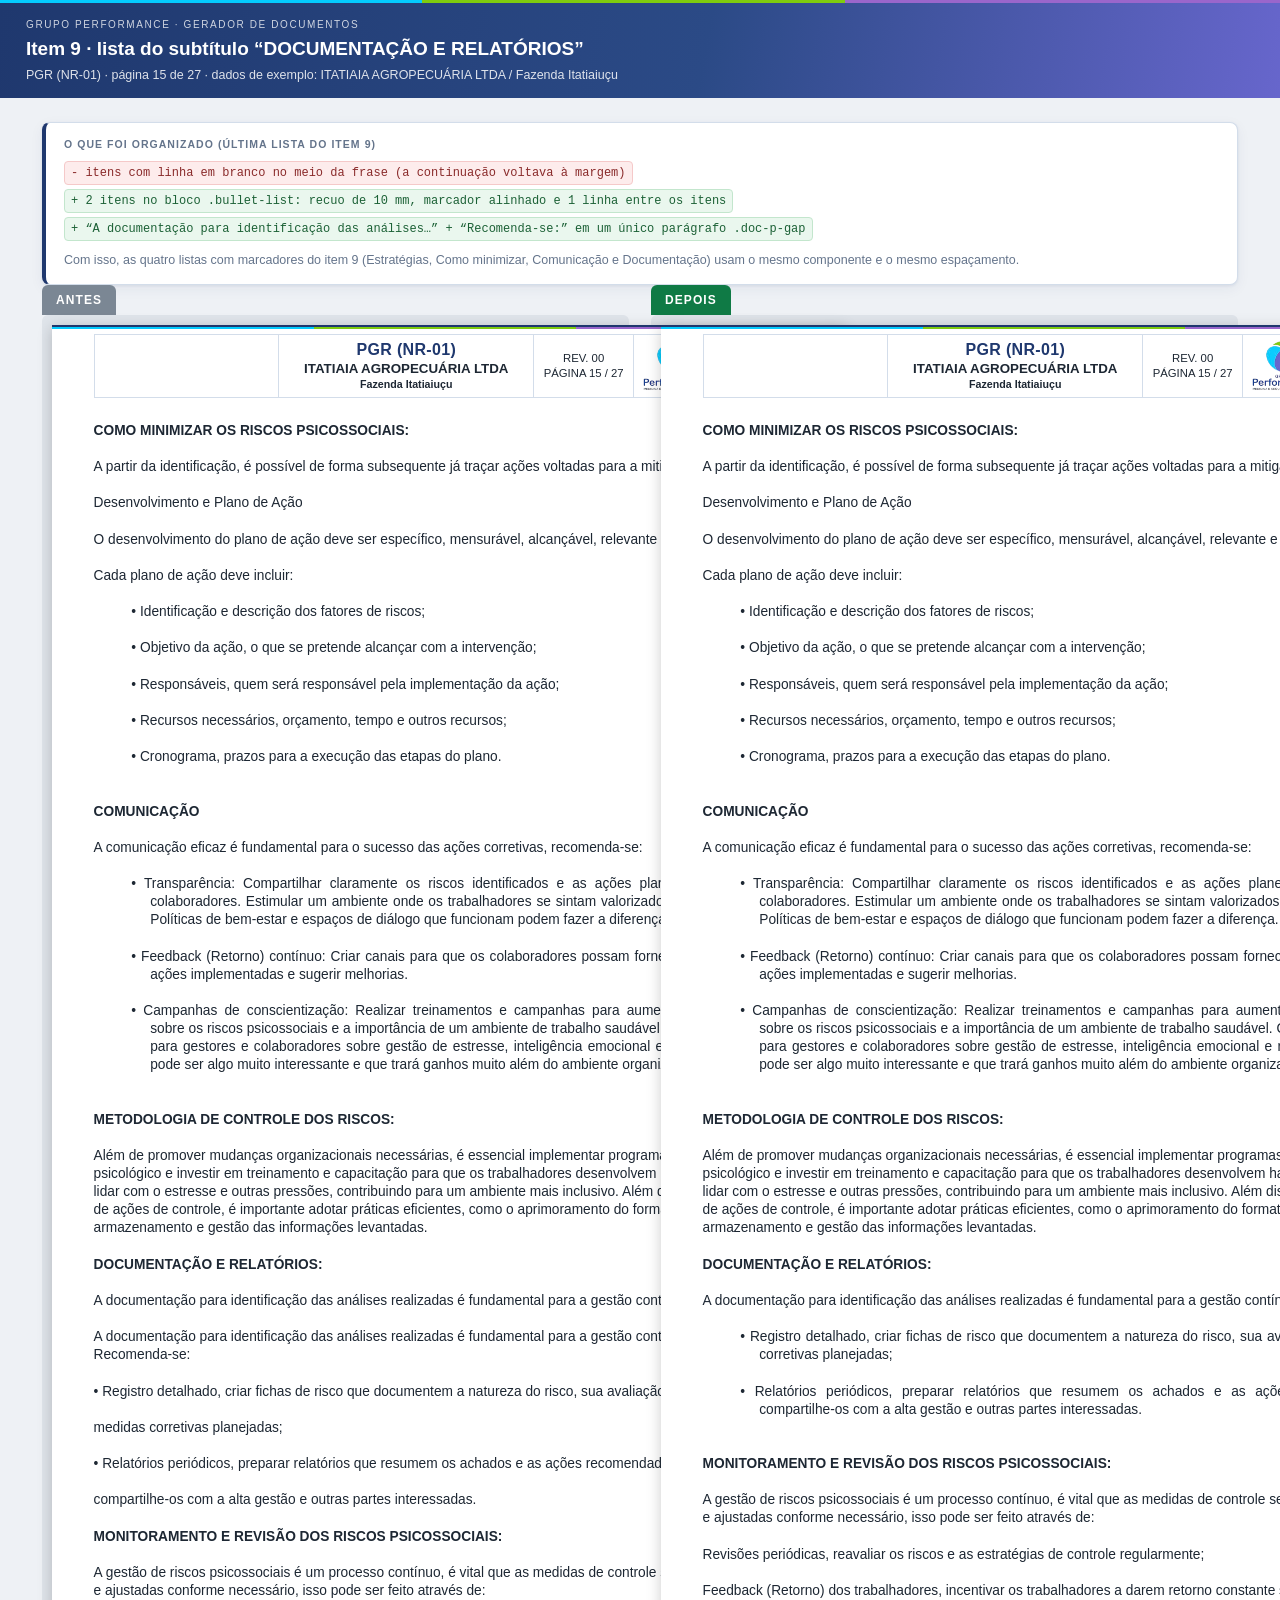
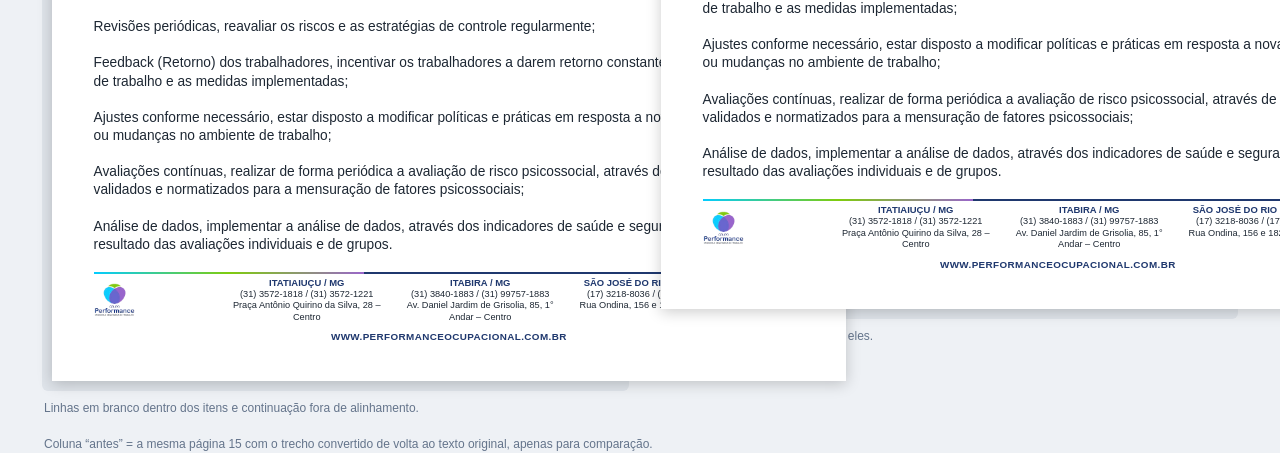
<file: preview-item9.html>
<!DOCTYPE html>
<html lang="pt-BR"><head><meta charset="UTF-8">
<meta name="viewport" content="width=device-width, initial-scale=1.0">
<title>Preview · Lista do subtítulo DOCUMENTAÇÃO E RELATÓRIOS (item 9, PGR NR-01)</title>
<style>/* ===== Gerador de Documentos PGR/PCMSO — Identidade Grupo Performance =====
   Design system: azul-marinho #1F386E + acentos ciano/verde/roxo (filete tricolor). */

* { box-sizing: border-box; margin: 0; padding: 0; }

:root {
  /* Cores da marca */
  --azul: #1F386E;        /* primária — títulos, bordas de destaque, marca */
  --azul2: #2C4D8F;       /* apoio / hover */
  --azul-grad: #2B4A86;   /* ponto intermediário do gradiente escuro */
  --ciano: #04CCFF;       /* acento 1 */
  --verde: #7FCC0E;       /* acento 2 */
  --roxo: #9A66CB;        /* acento 3 */
  --indigo: #6766CC;      /* selecionado / fim do gradiente */
  /* Neutros */
  --claro: #EAF1FA;
  --claro2: #F4F8FD;
  --borda: #D3DDEA;
  --txt: #1D2733;
  --mut: #64748B;
  --bg: #EEF2F7;
  --card: #ffffff;
  /* Semânticas */
  --ok: #0F7A45;
  --ok-btn: #15803D;
  --alerta-bg: #FEF3C7; --alerta-txt: #92400E; --alerta-bd: #FCD34D;
  --erro-bg: #FEE2E2; --erro-txt: #991B1B; --erro-bd: #FCA5A5;
  --foco: #93C5FD;
  --tab-bd: #9FB3CD;
  --shadow: 0 1px 3px rgba(31,56,110,.08), 0 4px 14px rgba(31,56,110,.06);
}

html, body { height: 100%; }
body {
  font-family: "Segoe UI", Roboto, Arial, sans-serif;
  background: var(--bg);
  color: var(--txt);
  font-size: 14px;
  line-height: 1.5;
}

/* ---------- topbar (gradiente escuro + filete tricolor) ---------- */
.topbar {
  display: flex; align-items: center; justify-content: space-between;
  gap: 16px; padding: 12px 24px;
  background: linear-gradient(100deg, #1F386E 0%, #2B4A86 55%, #6766CC 100%);
  color: #fff;
  position: relative;
}
.topbar::after {
  content: ""; display: block; height: 3px;
  background: linear-gradient(90deg, #04CCFF 0 33%, #7FCC0E 33% 66%, #9A66CB 66% 100%);
  position: absolute; left: 0; right: 0; bottom: 0;
}
.brand { display: flex; align-items: center; gap: 14px; }
.logo-chip {
  display: inline-flex; align-items: center; justify-content: center;
  background: rgba(255,255,255,.14);
  border: 1px solid rgba(4,204,255,.55);
  border-radius: 8px;
  padding: 3px 5px;
}
.logo-img {
  height: 22px; width: auto; max-width: 96px;
  display: block; object-fit: contain;
}
.brand h1 { font-size: 16px; font-weight: 700; letter-spacing: .02em; color: #fff; }
.brand p { font-size: 11px; opacity: .85; color: #fff; }
.top-actions { display: flex; gap: 8px; flex-wrap: wrap; }

/* ---------- buttons ---------- */
.btn {
  border: 1px solid var(--borda); background: var(--card); color: var(--azul);
  padding: 8px 14px; border-radius: 6px; cursor: pointer; font-size: 13px;
  transition: all .15s; white-space: nowrap; font-weight: 600;
}
.btn:hover { border-color: var(--azul2); background: var(--claro2); }
.btn.primary { background: var(--azul); border-color: var(--azul); color: #fff; }
.btn.primary:hover { background: var(--azul2); }
.btn.ghost { background: rgba(255,255,255,.12); border-color: rgba(255,255,255,.25); color: #fff; }
.btn.ghost:hover { background: rgba(255,255,255,.22); }
.btn.ghost.danger { background: rgba(185,28,28,.28); border-color: rgba(185,28,28,.5); }
.btn.ghost.danger:hover { background: rgba(185,28,28,.42); }
.btn.green { background: var(--ok-btn); border-color: var(--ok-btn); color: #fff; }
.btn.green:hover { background: #166534; }
.btn.big { padding: 12px 22px; font-size: 15px; }
.btn:disabled { opacity: .5; cursor: not-allowed; }
.file-label { display: inline-flex; align-items: center; cursor: pointer; }

/* ---------- tabs ---------- */
.tabs {
  display: flex; gap: 4px; padding: 10px 24px 0; flex-wrap: wrap;
  background: #fff; border-bottom: 1px solid var(--borda);
  position: sticky; top: 0; z-index: 20;
}
.tab {
  border: none; background: none; padding: 10px 16px; cursor: pointer;
  font-size: 13.5px; color: var(--mut); border-bottom: 3px solid transparent;
  margin-bottom: -1px; font-weight: 600;
}
.tab:hover { color: var(--azul); }
.tab.active { color: var(--azul); border-bottom-color: var(--indigo); }

/* ---------- panels ---------- */
main { max-width: 1180px; margin: 0 auto; padding: 24px; }
.panel { display: none; }
.panel.active { display: block; animation: fade .2s ease; }
@keyframes fade { from { opacity: 0; transform: translateY(4px); } to { opacity: 1; } }
.panel h2 { font-size: 20px; color: var(--azul); margin-bottom: 6px; font-weight: 700; }
.panel h3 { font-size: 15px; color: var(--azul); margin-bottom: 10px; font-weight: 700; }
.muted { color: var(--mut); font-size: 13px; }
.mt { margin-top: 22px; }

/* ---------- doc cards ---------- */
.doc-grid { display: grid; grid-template-columns: repeat(auto-fill, minmax(240px, 1fr)); gap: 14px; margin-top: 18px; }
.doc-card {
  text-align: left; background: var(--card); border: 2px solid var(--borda);
  border-radius: 9px; padding: 18px; cursor: pointer; transition: all .15s;
  display: flex; flex-direction: column; gap: 6px;
}
.doc-card:hover { border-color: var(--azul); transform: translateY(-2px); box-shadow: var(--shadow); }
.doc-card.selected { border-color: var(--indigo); background: var(--claro2); box-shadow: 0 0 0 3px rgba(103,102,204,.14); }
.doc-badge {
  align-self: flex-start; background: var(--azul); color: #fff;
  font-size: 11px; font-weight: 700; padding: 3px 10px; border-radius: 20px;
  letter-spacing: .04em;
}
.doc-card strong { font-size: 16px; color: var(--azul); }
.doc-card small { color: var(--mut); font-size: 12px; }
.doc-meta { font-size: 11.5px; color: var(--mut); margin-top: 4px; }

/* ---------- info box ---------- */
.info-box {
  margin-top: 16px; background: var(--claro2); border: 1px solid var(--borda);
  border-left: 5px solid var(--verde);
  border-radius: 4px; padding: 12px 16px; font-size: 13px;
}
.elab-grid { display: grid; grid-template-columns: 1fr 1fr; gap: 6px 18px; }
.elab-grid div { color: var(--txt); }

/* ---------- cards de formulário ---------- */
.card {
  background: var(--card); border: 1px solid var(--borda);
  border-radius: 9px; padding: 18px; box-shadow: var(--shadow);
}
.grid-2 { display: grid; grid-template-columns: 1fr 1fr; gap: 16px; margin-top: 18px; }
@media (max-width: 900px) { .grid-2 { grid-template-columns: 1fr; } }
.form-grid { display: grid; grid-template-columns: 1fr 1fr; gap: 12px; }
@media (max-width: 640px) { .form-grid { grid-template-columns: 1fr; } }
.fg { display: flex; flex-direction: column; gap: 4px; }
.fg label { font-size: 11.5px; color: var(--mut); font-weight: 600; text-transform: uppercase; letter-spacing: .03em; }
.fg input, .fg select, .lookup-field input, .lookup-field select {
  border: 1px solid var(--borda); border-radius: 6px; padding: 8px 10px;
  font-size: 13.5px; background: #fff; color: var(--txt); width: 100%;
}
.fg input:focus, .lookup-field input:focus, .lookup-field select:focus {
  outline: none; border-color: var(--azul); box-shadow: 0 0 0 3px rgba(147,197,253,.4);
}

/* ---------- lookup ---------- */
.lookup-row {
  display: flex; align-items: flex-end; gap: 10px; flex-wrap: wrap;
  background: var(--card); border: 1px solid var(--borda); border-radius: 9px;
  padding: 14px; margin-top: 16px; box-shadow: var(--shadow);
}
.lookup-field { flex: 1; min-width: 240px; display: flex; flex-direction: column; gap: 4px; }
.lookup-field.small { max-width: 200px; flex: 0 0 auto; }
.lookup-field label { font-size: 11.5px; color: var(--mut); font-weight: 600; text-transform: uppercase; letter-spacing: .03em; }
.lookup-valid { font-size: 12px; min-height: 16px; padding-left: 2px; }
.lookup-valid.ok { color: var(--ok); }
.lookup-valid.err { color: var(--erro-txt); }
.lookup-msg { font-size: 12.5px; color: var(--mut); align-self: center; }
.lookup-msg.ok { color: var(--ok); }
.lookup-msg.err { color: var(--erro-txt); }
.lookup-msg.warn { color: var(--alerta-txt); font-weight: 600; }

/* ---------- uploads / logo do cliente ---------- */
.upload-row { display: flex; align-items: center; gap: 12px; flex-wrap: wrap; margin-top: 16px; }
.logo-box { display: flex; align-items: center; gap: 12px; flex-wrap: wrap; margin-top: 14px; padding-top: 14px; border-top: 1px solid var(--borda); }
.logo-preview {
  position: relative; width: 96px; height: 96px; flex: none;
  border: 1px dashed var(--borda); border-radius: 6px; background: var(--claro2);
  display: flex; align-items: center; justify-content: center;
}
.logo-preview img { max-width: 100%; max-height: 100%; object-fit: contain; }
.logo-preview .del {
  position: absolute; top: -6px; right: -6px; border: none; background: rgba(185,28,28,.9);
  color: #fff; width: 22px; height: 22px; border-radius: 50%; cursor: pointer; font-size: 13px;
}

/* ---------- cargos ---------- */
.cargos-toolbar { display: flex; align-items: center; gap: 12px; margin: 18px 0 10px; }
.cargos-list { display: flex; flex-direction: column; gap: 14px; }
.cargo-card {
  background: var(--card); border: 1px solid var(--borda); border-radius: 9px;
  padding: 16px; box-shadow: var(--shadow);
}
.cargo-card header { display: flex; align-items: center; justify-content: space-between; margin-bottom: 12px; }
.cargo-card header h3 { margin: 0; color: var(--azul); }
.cargo-card .fg { margin-bottom: 10px; }
.cargo-sub { border-top: 1px dashed var(--borda); margin-top: 12px; padding-top: 12px; }
.cargo-sub h4 { font-size: 12px; color: var(--mut); margin-bottom: 8px; text-transform: uppercase; letter-spacing: .4px; }
table.data { width: 100%; border-collapse: collapse; font-size: 12.5px; margin-bottom: 12px; }
table.data th, table.data td { border: 1px solid var(--borda); padding: 6px 8px; text-align: left; vertical-align: top; }
table.data th { background: linear-gradient(180deg,#E4EDFA,#D3E2F5); color: var(--azul); font-weight: 700; }
table.data input, table.data select {
  border: none; border-bottom: 1px solid transparent; width: 100%;
  padding: 3px 2px; font-size: 12.5px; background: transparent;
}
table.data input:focus, table.data select:focus { border-bottom-color: var(--azul); outline: none; }
.row-del {
  border: none; background: none; color: var(--erro-txt); cursor: pointer; font-size: 16px; padding: 2px 6px;
}
.icon-btn {
  border: 1px solid var(--borda); background: #fff; border-radius: 6px;
  padding: 5px 10px; cursor: pointer; font-size: 12.5px; color: var(--azul);
}
.icon-btn:hover { border-color: var(--azul); color: var(--azul); }

/* ---------- cronograma ---------- */
.acoes-list { display: flex; flex-direction: column; gap: 10px; margin-top: 10px; }
.acao-card {
  background: var(--card); border: 1px solid var(--borda); border-radius: 9px;
  padding: 12px 14px; display: flex; flex-direction: column; gap: 8px;
}
.acao-top { display: flex; align-items: center; gap: 10px; flex-wrap: wrap; }
.acao-top .fg { flex: 1; min-width: 200px; }
.acao-top .fg label { font-size: 11px; }
.mode-switch { display: flex; gap: 4px; }
.mode-switch button {
  border: 2px solid var(--borda); background: #fff; padding: 5px 10px;
  border-radius: 6px; cursor: pointer; font-size: 12px; color: var(--txt);
}
.mode-switch button.active { border-color: var(--indigo); color: var(--azul); box-shadow: 0 0 0 3px rgba(103,102,204,.18); }
.crono-preview {
  margin-top: 14px; background: var(--card); border: 1px solid var(--borda);
  border-radius: 9px; padding: 14px; overflow-x: auto; box-shadow: var(--shadow);
}
.crono-table { width: 100%; border-collapse: collapse; font-size: 11.5px; min-width: 720px; }
.crono-table th, .crono-table td { border: 1px solid var(--borda); padding: 4px 5px; text-align: center; }
.crono-table th { background: linear-gradient(180deg,#E4EDFA,#D3E2F5); color: var(--azul); font-weight: 700; }
.crono-table .acao-cell { text-align: left; min-width: 160px; }
.crono-table .mark { font-weight: 700; color: var(--azul); font-size: 1.6em; line-height: 1; }
.crono-table .mark::before { content: "○"; }

/* ---------- anexo ---------- */
.anexo-grid { display: grid; grid-template-columns: repeat(auto-fill, minmax(160px, 1fr)); gap: 12px; margin-top: 16px; }
.anexo-item {
  background: var(--card); border: 1px solid var(--borda); border-radius: 9px;
  padding: 8px; position: relative; box-shadow: var(--shadow);
}
.anexo-item img { width: 100%; height: 120px; object-fit: contain; background: var(--claro2); border-radius: 6px; }
.anexo-item .pos { font-size: 11px; color: var(--mut); text-align: center; margin-top: 4px; }
.anexo-item .del {
  position: absolute; top: 4px; right: 4px; border: none; background: rgba(185,28,28,.9);
  color: #fff; width: 22px; height: 22px; border-radius: 50%; cursor: pointer; font-size: 13px;
}

/* ---------- gerar / resumo ---------- */
.resumo { display: grid; grid-template-columns: repeat(auto-fill, minmax(230px, 1fr)); gap: 10px; }
.resumo .item { background: var(--claro2); border: 1px solid var(--borda); border-radius: 6px; padding: 10px 12px; }
.resumo .item b { display: block; font-size: 11px; color: var(--mut); text-transform: uppercase; letter-spacing: .03em; }
.gerar-actions { display: flex; gap: 12px; margin-top: 18px; flex-wrap: wrap; }

/* ---------- histórico de revisões ---------- */
.revisoes { display: flex; flex-direction: column; gap: 8px; }
.rev-row { display: grid; grid-template-columns: 70px 130px 1fr; gap: 10px; align-items: start;
  background: var(--claro2); border: 1px solid var(--borda); border-radius: 6px; padding: 9px 12px; font-size: 13px; }
.rev-row.rev-original { background: #eef4ff; border-color: #c7d8f5; }
.rev-row .rev-n { font-weight: 700; color: var(--azul); }
.rev-row .rev-d { color: var(--mut); }
.rev-row .rev-h { color: var(--txt); }

/* ---------- modal ---------- */
.modal-backdrop {
  position: fixed; inset: 0; background: rgba(15,25,40,.55);
  display: flex; align-items: center; justify-content: center; z-index: 100; padding: 20px;
}
.modal-backdrop[hidden] { display: none; }
.modal {
  background: #fff; border-radius: 9px; width: 100%; max-width: 640px;
  box-shadow: 0 20px 60px rgba(0,0,0,.3); max-height: 90vh; display: flex; flex-direction: column;
}
.modal-head { display: flex; justify-content: space-between; align-items: center; padding: 16px 20px; border-bottom: 1px solid var(--borda); }
.modal-head h3 { font-size: 16px; color: var(--azul); }
.modal-close { border: none; background: none; font-size: 24px; cursor: pointer; color: var(--mut); line-height: 1; }
.modal-body { padding: 20px; overflow-y: auto; }
.modal-months { display: grid; grid-template-columns: repeat(auto-fill, minmax(140px, 1fr)); gap: 10px; margin-bottom: 16px; }
.modal-months label {
  display: flex; align-items: center; gap: 8px; padding: 8px 10px;
  border: 1px solid var(--borda); border-radius: 6px; cursor: pointer; font-size: 13px;
}
.modal-months label:hover { border-color: var(--azul); }
.modal-months input { width: auto; }
.modal-months input[type=checkbox] { accent-color: var(--azul); width: 16px; height: 16px; }
.modal-months input[type=radio] { accent-color: var(--azul); }
.modal-style { display: flex; align-items: center; gap: 14px; margin-bottom: 12px; font-size: 13px; }
.radio { display: flex; align-items: center; gap: 5px; cursor: pointer; }
.resp-options { display: flex; flex-direction: column; gap: 8px; margin: 4px 0 14px; }
.resp-options input[type=radio] { width: auto; accent-color: var(--azul); }
.resp-fields { margin-top: 2px; }
.resp-summary .elab-grid > div { font-size: 14px; }
.modal-legend { font-size: 13px; display: flex; gap: 14px; flex-wrap: wrap; align-items: center; }
.modal-foot { display: flex; justify-content: flex-end; gap: 10px; padding: 14px 20px; border-top: 1px solid var(--borda); }

/* ---------- toast ---------- */
.toast {
  position: fixed; bottom: 24px; left: 50%; transform: translateX(-50%);
  background: var(--azul); color: #fff; padding: 12px 22px; border-radius: 8px;
  font-size: 13.5px; z-index: 200; box-shadow: 0 8px 24px rgba(0,0,0,.25);
}
.toast.ok { background: var(--ok); }
.toast.err { background: var(--erro-txt); }

/* =========================================================
   DOCUMENTO — páginas A4 (capa + cabeçalho/rodapé tricolor)
   ========================================================= */
.doc-print { display: none; }
.doc-print.show { display: block; }
@media print {
  body * { visibility: hidden; }
  .doc-print.show, .doc-print.show * { visibility: visible; }
  .doc-print.show { position: absolute; left: 0; top: 0; width: 100%; }
  .doc-print .page { page-break-after: always; }
  .doc-print .page:last-child { page-break-after: auto; }
  @page { size: A4; margin: 0; }
}
.doc-print {
  background: #fff; color: var(--txt); padding: 0;
  font-family: "Segoe UI", Roboto, Arial, sans-serif;
  font-size: 10.3pt; line-height: 1.32;
}
.doc-print .page { text-align: justify; }
.doc-print table, .doc-print .phead, .doc-print .pfoot, .doc-print .idx-table,
.doc-print .cover-hist, .doc-print h2, .doc-print h3 { text-align: left; }
.doc-print .phead-tbl .c-title, .doc-print .phead-tbl .c-pag { text-align: center; }
.doc-print b { font-weight: 700; }
.doc-print .plist { padding-left: 22px; text-indent: -22px; }
/* título de verbete em linha própria: alinhado à esquerda (sem justificar/esticar) */
.doc-print .def-title { text-align: left; margin: 0; }
/* listas (a, b, c...) recuadas dentro do texto */
.doc-print .list-indent { margin: 1.32em 0 1.32em 10mm; }
/* lista com marcadores: um item por linha, entre itens o mesmo respiro de 1 linha do texto */
.doc-print .bullet-list { margin: 0 0 1.32em; padding-left: 10mm; }
.doc-print .bullet-list > div { padding-left: 5mm; text-indent: -5mm; }
.doc-print .bullet-list > div + div { margin-top: 1.32em; }
/* lista recuada sem margem própria: o respiro de 1 linha vem do parágrafo .doc-p-gap que a introduz */
.doc-print .list-flush { margin: 0 0 1.32em 10mm; }
/* parágrafo que precisa de formatação no meio do texto (ex.: razão social em negrito) */
.doc-print .doc-p { margin: 0; }
/* título de seção: uma linha em branco antes do primeiro verbete */
.doc-print .def-title-gap { margin: 0 0 1.32em; }
/* subtítulo em negrito dentro de uma seção: alinhado à esquerda, com exatamente uma
   linha em branco antes e depois (a quebra do template é removida para não somar com a margem) */
.doc-print .sub-title { margin: 1.32em 0; text-align: left; font-weight: 700; }
.doc-print .page > .sub-title:first-child { margin-top: 0; }
/* parágrafo seguido de um título de seção ou de uma lista: uma linha em branco entre eles */
.doc-print .doc-p-gap { margin: 0 0 1.32em; }
/* continuação de uma definição (ex.: "EQUIPARAM-SE AOS ACIDENTES DE TRABALHO:") */
.doc-print .def-sub { margin: 0 0 0 9mm; }
/* lista que pertence a uma definição: recuada e com espaço antes do próximo item */
.doc-print .plist-sub { margin: 0 0 18px 17mm; }
/* cada item da lista: número alinhado à esquerda e quebras alinhadas ao texto */
.doc-print .plist-item { padding-left: 22px; text-indent: -22px; }
.doc-print .page {
  width: 210mm; min-height: 297mm; padding: 9mm 11mm 10mm;
  margin: 0 auto; box-sizing: border-box;
  background: #fff; white-space: pre-wrap; word-wrap: break-word;
  position: relative;
  display: flex; flex-direction: column;
  /* filete tricolor no topo de cada página (assinatura) */
  border-top: 2px solid var(--azul);
  box-shadow: 0 3px 14px rgba(0,0,0,.3);
}
/* conteúdo da página ocupa o espaço restante, empurrando o rodapé para o fim */
.doc-print .page > .pfoot { flex: 0 0 auto; margin-top: auto; }
/* segmento tricolor sobreposto ao topo */
.doc-print .page::before {
  content: ""; display: block; height: 2px;
  background: linear-gradient(90deg, #04CCFF 0 33%, #7FCC0E 33% 66%, #9A66CB 66% 100%);
  margin: -9mm -11mm 5px -11mm; /* full-bleed */
}
/* ---------- Cabeçalho de página (tabela de 4 colunas) ---------- */
.doc-print .phead { margin-bottom: 6px; }
.doc-print .phead-tbl {
  width: 100%; border-collapse: collapse;
  border: 1.5px solid var(--azul); border-radius: 2px;
}
.doc-print .phead-tbl td { border: 1px solid var(--borda); padding: 5px 8px; vertical-align: middle; }
.doc-print .phead-tbl .c-client { width: 26%; text-align: left; }
.doc-print .phead-tbl .c-title { width: 36%; text-align: center; }
.doc-print .phead-tbl .c-pag { width: 14%; text-align: center; font-size: 8.5pt; color: var(--txt); }
.doc-print .phead-tbl .c-logo { width: 24%; text-align: right; }
.doc-print .phead-doc { font-weight: 700; color: var(--azul); font-size: 12pt; letter-spacing: .02em; line-height: 1.1; }
.doc-print .phead-emp { font-weight: 700; color: var(--txt); font-size: 10pt; line-height: 1.2; margin-top: 2px; }
.doc-print .phead-unit { font-weight: 600; color: var(--txt2); font-size: 8pt; line-height: 1.2; margin-top: 1px; }
.doc-print .phead-logo { max-height: 52px; width: auto; object-fit: contain; display: block; }
.doc-print .phead-logo-client { max-height: 64px; }

/* ---------- Rodapé de página ---------- */
.doc-print .pfoot {
  margin-top: 4mm;
  border-top: 2px solid var(--azul);
  padding-top: 3px;
  font-size: 6.9pt;
  color: var(--txt);
  display: flex;
  flex-direction: column;
  gap: 4px;
  line-height: 1.25;
  position: relative;
}
.doc-print .pfoot::before {
  content: "";
  position: absolute;
  top: -2px;
  left: 0;
  width: 38%;
  height: 2px;
  background: linear-gradient(90deg, #04CCFF, #7FCC0E, #9A66CB);
}
.doc-print .pfoot .pfoot-row {
  flex: 1 1 auto;
  display: flex;
  align-items: center;
  justify-content: center;
  gap: 14px;
}
.doc-print .pfoot .lg {
  flex: 0 0 auto;
  display: flex;
  align-items: center;
}
.doc-print .pfoot .lg img {
  height: 34px;
  object-fit: contain;
  padding-right: 7px;
}
.doc-print .pfoot .unidades {
  flex: 1 1 auto;
  display: flex;
  justify-content: center;
  gap: 18px;
}
.doc-print .pfoot .u {
  flex: 1 1 0;
  max-width: 24%;
  min-width: 0;
  text-align: center;
}
.doc-print .pfoot b {
  display: block;
  font-size: 7.1pt;
  color: var(--azul);
}
.doc-print .pfoot .site {
  display: block;
  text-align: center;
  font-size: 7.4pt;
  font-weight: 700;
  color: var(--azul);
  letter-spacing: .04em;
  margin-top: 4px;
  width: 100%;
}

/* ---------- Capa ---------- */
.doc-print .page.cover {
  padding-top: 14mm;
  background: linear-gradient(135deg, #F4F8FD 0%, #E9F1FB 100%);
  border-top: 4px solid var(--ciano);
  border-bottom: 4px solid var(--roxo);
  text-align: center;
}
.doc-print .page.cover::before { display: none; }   /* não repete o filete do topo */
.doc-print .page.cover::after { display: none; }    /* não repete o rodapé */
.doc-print .page.cover .doc-logo {
  max-height: 32mm; width: auto; margin: 0 auto 12px auto;
  display: block;
}
/* linha tricolor central na capa (62% × 5px) */
.doc-print .page.cover > .cover-line {
  display: block; width: 62%; height: 5px; margin: 6px auto 16px;
  border-radius: 3px;
  background: linear-gradient(90deg, #04CCFF 0 33%, #7FCC0E 33% 66%, #9A66CB 66% 100%);
}

/* ---------- conteúdo da capa ---------- */
.doc-print .page.cover .cover-brand {
  max-height: 52mm; width: auto; display: block;
  margin: 0 auto 6px auto;
}
.doc-print .page.cover .cover-client {
  max-height: 18mm; width: auto; display: block;
  margin: 6px auto 0 auto;
}
.doc-print .page.cover .cover-title {
  font-size: 34pt; font-weight: 800; color: var(--azul);
  letter-spacing: .08em; text-transform: uppercase;
  margin: 10px 0 12px;
}
.doc-print .page.cover .cover-sub {
  font-size: 16pt; font-weight: 700; color: var(--azul2);
  letter-spacing: .02em; line-height: 1.5; margin-bottom: 12px;
}
.doc-print .page.cover .cover-note {
  font-size: 11pt; color: var(--mut); margin-bottom: 22px;
}
.doc-print .page.cover .cover-info {
  background: #fff; border: 1px solid var(--borda);
  border-left: 5px solid var(--verde); border-radius: 4px;
  padding: 14px 20px; margin-bottom: 22px; line-height: 1.9;
}
.doc-print .page.cover .cover-empresa {
  font-size: 18pt; font-weight: 800; color: var(--azul); margin-bottom: 6px;
  display: flex; flex-direction: column; align-items: center;
}
.doc-print .page.cover .cover-meta {
  font-size: 12.5pt; color: var(--txt);
}

/* ---------- tabela de histórico da capa (como nos modelos) ---------- */
.doc-print .page.cover .cover-hist {
  width: 100%; border-collapse: collapse; font-size: 9pt;
  border: 1px solid var(--tab-bd);
}
.doc-print .page.cover .cover-hist th,
.doc-print .page.cover .cover-hist td {
  border: 1px solid var(--tab-bd); padding: 5px 8px; vertical-align: top;
}
.doc-print .page.cover .cover-hist thead th {
  background: linear-gradient(180deg, #E4EDFA, #D3E2F5);
  color: var(--azul); font-weight: 700; text-transform: uppercase; font-size: 8.6pt;
}
.doc-print .page.cover .cover-hist td { text-align: left; }
.doc-print .page.cover .cover-hist tbody tr:nth-child(even) td { background: var(--claro2); }

/* ---------- índice analítico ---------- */
.doc-print .idx-title {
  font-size: 13pt; font-weight: 800; color: var(--azul);
  padding: 3px 10px; border-left: 5px solid var(--ciano);
  background: linear-gradient(90deg, rgba(4,204,255,.10), rgba(4,204,255,0));
  margin: 0 0 8px 0; text-transform: uppercase; letter-spacing: .03em;
}
.doc-print .idx-table {
  width: 100%; border-collapse: collapse; font-size: 8pt;
  border: 1px solid var(--tab-bd);
  page-break-inside: avoid;
}
.doc-print .idx-table thead th {
  background: linear-gradient(180deg, #1F386E, #2B4A86);
  color: #fff; font-weight: 700; font-size: 7.5pt;
  text-transform: uppercase; letter-spacing: .03em; padding: 3px 6px;
  border: 1px solid var(--tab-bd);
}
.doc-print .idx-table thead th.idx-n { width: 6%; text-align: center; }
.doc-print .idx-table thead th.idx-p { width: 9%; text-align: center; }
.doc-print .idx-table td {
  border: 1px solid var(--tab-bd); padding: 2px 6px; vertical-align: top;
  line-height: 1.25;
}
.doc-print .idx-table td.idx-n {
  text-align: center; font-weight: 700; color: var(--azul); width: 6%;
}
.doc-print .idx-table td.idx-t { color: var(--txt); }
.doc-print .idx-table td.idx-p {
  text-align: center; font-weight: 700; color: var(--azul2); width: 9%;
}
.doc-print .idx-table tbody tr:nth-child(even) td { background: var(--claro2); }
.doc-print .idx-table tbody tr:hover td { background: #E4EDFA; }

/* ---------- logos ---------- */
.doc-logo { display: block; margin: 0 auto 8px auto; max-height: 10mm; width: auto; object-fit: contain; }

/* ---------- títulos de seção ---------- */
.doc-print h2.doc-h {
  font-size: 11pt; font-weight: 700; text-transform: uppercase;
  color: var(--azul); letter-spacing: .02em;
  border-bottom: 2px solid var(--azul);
  border-left: 5px solid var(--ciano);
  padding-left: 9px; margin: 10px 0 7px; text-align: left;
}
.doc-print .bloco { margin: 10px 0; }

/* ---------- tabelas do documento ---------- */
.doc-print .bloco.planilha-empresa,
.doc-print .bloco.planilha-elaboradora {
  page-break-inside: avoid;
  break-inside: avoid;
}
/* texto e QR code abaixo da planilha da elaboradora */
.doc-print .elab-texto {
  text-align: justify; font-size: 8.8pt; color: var(--txt);
  line-height: 1.5; margin: 7px 0;
}
.doc-print .elab-texto b { color: var(--azul); }
.doc-print .elab-qr {
  display: flex; align-items: center; justify-content: space-between;
  gap: 16px; margin: 10px 0 0 0;
}
.doc-print .elab-qr-texto {
  flex: 1 1 auto; min-width: 0;
}
.doc-print .elab-qr-texto .elab-texto { margin: 3px 0; }
.doc-print .elab-qr a {
  display: inline-block; font-size: 8.5pt; font-weight: 700;
  color: var(--azul); text-decoration: none;
  word-break: break-all;
}
.doc-print .elab-qr a:hover { text-decoration: underline; }
.doc-print .elab-qr-img {
  flex: 0 0 auto;
  width: 276px; height: 276px; object-fit: contain;
  border: 1px solid var(--borda); border-radius: 4px;
  padding: 8px; background: #fff;
}
.doc-print table.doc-table {
  width: 100%; border-collapse: collapse; font-size: 8.9pt; margin: 8px 0;
}
.doc-print table.doc-table th, .doc-print table.doc-table td {
  border: 1px solid var(--tab-bd); padding: 4px 6px; vertical-align: top;
}
.doc-print table.doc-table thead th {
  background: linear-gradient(180deg, #E4EDFA, #D3E2F5);
  color: var(--azul); font-weight: 700; text-transform: uppercase; font-size: 8.9pt;
}
.doc-print table.doc-table th { background: var(--claro2); color: var(--azul); font-weight: 700; }
.doc-print table.doc-table td { text-align: left; }
.doc-print table.doc-table td.r, .doc-print table.doc-table th.r { text-align: right; }
.doc-print table.doc-table tbody tr:nth-child(even) td { background: var(--claro2); }
.doc-print table.doc-table tr.total td {
  background: linear-gradient(180deg, #DFE9F8, #CFE0F4);
  color: var(--azul); font-weight: 700;
}
.doc-print img.anexo-img { max-width: 100%; height: auto; margin: 6px 0; }
/* tabela da listagem de fatores de risco psicossociais: uma coluna, linhas compactas */
.doc-print table.pf-table { margin: 0 0 6px; }
.doc-print table.pf-table td { padding: 3px 8px; }
/* fonte da tabela */
.doc-print .doc-fonte { font-size: 8.4pt; color: var(--mut); text-align: left; margin: 0 0 1.32em; }

/* ---------- caixas de destaque (obs/validade) ---------- */
.doc-print .obsbox {
  background: var(--claro2); border: 1px solid var(--borda);
  border-left: 4px solid var(--ciano); border-radius: 3px;
  padding: 8px 12px; font-size: 8.6pt; text-align: justify; margin: 8px 0;
}
.doc-print .val {
  text-align: center; font-weight: 700; font-size: 9.5pt; color: var(--azul);
  background: var(--claro2); border: 1px solid var(--borda);
  border-left: 4px solid var(--verde); border-radius: 3px;
  padding: 8px 12px; margin: 10px 0;
}
.doc-print .clau { text-align: justify; font-size: 9.2pt; margin: 6px 0; }
.doc-print .clau b { color: var(--azul); }
.doc-print ul.sv { columns: 2; font-size: 9pt; margin: 6px 0; }
.doc-print .assin { display: flex; gap: 20px; margin: 14px 0; }
.doc-print .assin > div { flex: 1; border-top: 1px solid #000; padding-top: 6px; font-size: 9pt; }

</style>
<style>
.doc-print { display: block; }
/* ---------- preview lado a lado (página estática, fora do app) ---------- */
body.pv { background: #eef1f5; margin: 0; padding: 0 0 70px; }
.pv-topbar { background: linear-gradient(100deg, var(--azul) 0%, var(--azul-grad) 55%, var(--indigo) 100%);
  border-top: 3px solid transparent; border-image: linear-gradient(90deg, var(--ciano) 0 33%, var(--verde) 33% 66%, var(--roxo) 66% 100%) 1;
  color: #fff; padding: 14px 26px; }
.pv-topbar .t1 { font-size: 10px; letter-spacing: .16em; text-transform: uppercase; opacity: .78; }
.pv-topbar h1 { font-size: 19px; font-weight: 700; margin: 3px 0 2px; }
.pv-topbar .t2 { font-size: 12.5px; opacity: .85; }
.pv-wrap { max-width: 1240px; margin: 0 auto; padding: 24px 22px 0; }
.pv-note { background: #fff; border: 1px solid var(--borda); border-left: 4px solid var(--azul);
  border-radius: 8px; padding: 14px 18px; box-shadow: var(--shadow); font-size: 13px; color: #3a4a5c; }
.pv-note .lbl { display: block; font-size: 10.5px; letter-spacing: .1em; text-transform: uppercase;
  color: var(--mut); font-weight: 700; margin-bottom: 6px; }
.pv-note code { font-family: ui-monospace, Consolas, monospace; font-size: 12px; background: #f2f5f9;
  border: 1px solid #e2e8f0; border-radius: 4px; padding: 2px 6px; display: inline-block; margin: 2px 0; }
.pv-note code.del { background: #fdecec; border-color: #f5c9c9; color: #8a2b2b; }
.pv-note code.add { background: #eaf7ee; border-color: #c3e6cd; color: #1c6136; }
.pv-grid { display: flex; flex-wrap: wrap; gap: 26px; margin-top: 26px; align-items: flex-start; }
.pv-col { flex: 1 1 520px; min-width: 340px; }
.pv-col > h2 { font-size: 12px; letter-spacing: .09em; text-transform: uppercase; color: #fff;
  background: #7b8794; display: inline-block; padding: 6px 14px; border-radius: 6px 6px 0 0; margin: 0;
  font-weight: 700; }
.pv-col.depois > h2 { background: var(--ok); }
.pv-col .pv-frame { background: #dfe4ea; border-radius: 0 6px 6px 6px; padding: 12px; }
.pv-frame .page { margin: 0 auto; box-shadow: 0 3px 14px rgba(0,0,0,.2); }
.pv-zoom { font-size: 12px; color: var(--mut); margin: 8px 2px 0; }
.pv-zoom b { color: var(--txt); }
.pv-nogap .doc-p-gap { margin: 0 !important; }
.pv-legend { font-size: 12px; color: var(--mut); margin: 18px 2px 0; max-width: 860px; }
.pv-legend code { background:#fff; border:1px solid var(--borda); border-radius:4px; padding:1px 5px; }

.pv-cols { display: flex; flex-wrap: wrap; gap: 22px; align-items: flex-start; }
.pv-cols .pv-frame { background:#dfe4ea; border-radius:6px; padding:10px; }
</style></head>
<body class="pv">
<div class="pv-topbar">
  <div class="t1">Grupo Performance · Gerador de Documentos</div>
  <h1>Item 9 · lista do subtítulo “DOCUMENTAÇÃO E RELATÓRIOS”</h1>
  <div class="t2">PGR (NR-01) · página 15 de 27 · dados de exemplo: ITATIAIA AGROPECUÁRIA LTDA / Fazenda Itatiaiuçu</div>
</div>
<div class="pv-wrap">
  <div class="pv-note">
    <span class="lbl">O que foi organizado (última lista do item 9)</span>
    <code class="del">- itens com linha em branco no meio da frase (a continuação voltava à margem)</code><br>
    <code class="add">+ 2 itens no bloco .bullet-list: recuo de 10 mm, marcador alinhado e 1 linha entre os itens</code><br>
    <code class="add">+ “A documentação para identificação das análises…” + “Recomenda-se:” em um único parágrafo .doc-p-gap</code>
    <div style="margin-top:8px;color:#64748B;font-size:12.5px">
      Com isso, as quatro listas com marcadores do item 9 (Estratégias, Como minimizar, Comunicação e Documentação)
      usam o mesmo componente e o mesmo espaçamento.
    </div>
  </div>
  <div class="pv-cols">
    <div class="pv-col antes">
      <h2>Antes</h2>
      <div class="pv-frame"><div class="doc-print"><div class="page"><div class="phead"><table class="phead-tbl"><tbody><tr>
    <td class="c-client"></td>
    <td class="c-title"><div class="phead-doc">PGR (NR-01)</div><div class="phead-emp">ITATIAIA AGROPECUÁRIA LTDA</div><div class="phead-unit">Fazenda Itatiaiuçu</div></td>
    <td class="c-pag">REV. 00<br>PÁGINA 15 / 27</td>
    <td class="c-logo"><img src="assets/logo.png" class="phead-logo" alt="Logo"></td>
  </tr></tbody></table></div><div class="sub-title">COMO MINIMIZAR OS RISCOS PSICOSSOCIAIS:</div><div class="doc-p doc-p-gap">A partir da identificação, é possível de forma subsequente já traçar ações voltadas para a mitigação dos riscos.</div><div class="doc-p doc-p-gap">Desenvolvimento e Plano de Ação</div><div class="doc-p doc-p-gap">O desenvolvimento do plano de ação deve ser específico, mensurável, alcançável, relevante e com prazo definido.</div><div class="doc-p doc-p-gap">Cada plano de ação deve incluir:</div><div class="bullet-list"><div>• Identificação e descrição dos fatores de riscos;</div><div>• Objetivo da ação, o que se pretende alcançar com a intervenção;</div><div>• Responsáveis, quem será responsável pela implementação da ação;</div><div>• Recursos necessários, orçamento, tempo e outros recursos;</div><div>• Cronograma, prazos para a execução das etapas do plano.</div></div><div class="sub-title">COMUNICAÇÃO</div><div class="doc-p doc-p-gap">A comunicação eficaz é fundamental para o sucesso das ações corretivas, recomenda-se:</div><div class="bullet-list"><div>• Transparência: Compartilhar claramente os riscos identificados e as ações planejadas com todos os colaboradores. Estimular um ambiente onde os trabalhadores se sintam valorizados e apoiados é crucial. Políticas de bem-estar e espaços de diálogo que funcionam podem fazer a diferença.</div><div>• Feedback (Retorno) contínuo: Criar canais para que os colaboradores possam fornecer feedback sobre as ações implementadas e sugerir melhorias.</div><div>• Campanhas de conscientização: Realizar treinamentos e campanhas para aumentar a conscientização sobre os riscos psicossociais e a importância de um ambiente de trabalho saudável. Oferecer treinamentos para gestores e colaboradores sobre gestão de estresse, inteligência emocional e resolução de conflitos pode ser algo muito interessante e que trará ganhos muito além do ambiente organizacional.</div></div><div class="sub-title">METODOLOGIA DE CONTROLE DOS RISCOS:</div>Além de promover mudanças organizacionais necessárias, é essencial implementar programas de apoio
psicológico e investir em treinamento e capacitação para que os trabalhadores desenvolvem habilidades para
lidar com o estresse e outras pressões, contribuindo para um ambiente mais inclusivo. Além disso, no contexto
de ações de controle, é importante adotar práticas eficientes, como o aprimoramento do formato de
armazenamento e gestão das informações levantadas.<div class="sub-title">DOCUMENTAÇÃO E RELATÓRIOS:</div><div class="doc-p doc-p-gap">A documentação para identificação das análises realizadas é fundamental para a gestão contínua. Recomenda-se:</div><div>A documentação para identificação das análises realizadas é fundamental para a gestão contínua.
Recomenda-se:

• Registro detalhado, criar fichas de risco que documentem a natureza do risco, sua avaliação e as

medidas corretivas planejadas;

• Relatórios periódicos, preparar relatórios que resumem os achados e as ações recomendadas, e

compartilhe-os com a alta gestão e outras partes interessadas.</div><div class="sub-title">MONITORAMENTO E REVISÃO DOS RISCOS PSICOSSOCIAIS:</div>A gestão de riscos psicossociais é um processo contínuo, é vital que as medidas de controle sejam monitoradas
e ajustadas conforme necessário, isso pode ser feito através de:

Revisões periódicas, reavaliar os riscos e as estratégias de controle regularmente;

Feedback (Retorno) dos trabalhadores, incentivar os trabalhadores a darem retorno constante sobre o ambiente
de trabalho e as medidas implementadas;

Ajustes conforme necessário, estar disposto a modificar políticas e práticas em resposta a novas informações
ou mudanças no ambiente de trabalho;

Avaliações contínuas, realizar de forma periódica a avaliação de risco psicossocial, através de instrumentos
validados e normatizados para a mensuração de fatores psicossociais;

Análise de dados, implementar a análise de dados, através dos indicadores de saúde e segurança com o
resultado das avaliações individuais e de grupos.

<div class="pfoot">
    <div class="pfoot-row">
      <div class="lg"><img src="assets/logo.png" alt="Grupo Performance"></div>
      <div class="unidades"><div class="u"><b>ITATIAIUÇU / MG</b>(31) 3572-1818 / (31) 3572-1221<br>Praça Antônio Quirino da Silva, 28 – Centro</div><div class="u"><b>ITABIRA / MG</b>(31) 3840-1883 / (31) 99757-1883<br>Av. Daniel Jardim de Grisolia, 85, 1° Andar – Centro</div><div class="u"><b>SÃO JOSÉ DO RIO PRETO / SP</b>(17) 3218-8036 / (17) 3212-8149<br>Rua Ondina, 156 e 182 – Redentora</div></div>
    </div>
    <div class="site">WWW.PERFORMANCEOCUPACIONAL.COM.BR</div>
  </div></div></div></div>
      <p class="pv-zoom">Linhas em branco dentro dos itens e continuação fora de alinhamento.</p>
    </div>
    <div class="pv-col depois">
      <h2>Depois</h2>
      <div class="pv-frame"><div class="doc-print"><div class="page"><div class="phead"><table class="phead-tbl"><tbody><tr>
    <td class="c-client"></td>
    <td class="c-title"><div class="phead-doc">PGR (NR-01)</div><div class="phead-emp">ITATIAIA AGROPECUÁRIA LTDA</div><div class="phead-unit">Fazenda Itatiaiuçu</div></td>
    <td class="c-pag">REV. 00<br>PÁGINA 15 / 27</td>
    <td class="c-logo"><img src="assets/logo.png" class="phead-logo" alt="Logo"></td>
  </tr></tbody></table></div><div class="sub-title">COMO MINIMIZAR OS RISCOS PSICOSSOCIAIS:</div><div class="doc-p doc-p-gap">A partir da identificação, é possível de forma subsequente já traçar ações voltadas para a mitigação dos riscos.</div><div class="doc-p doc-p-gap">Desenvolvimento e Plano de Ação</div><div class="doc-p doc-p-gap">O desenvolvimento do plano de ação deve ser específico, mensurável, alcançável, relevante e com prazo definido.</div><div class="doc-p doc-p-gap">Cada plano de ação deve incluir:</div><div class="bullet-list"><div>• Identificação e descrição dos fatores de riscos;</div><div>• Objetivo da ação, o que se pretende alcançar com a intervenção;</div><div>• Responsáveis, quem será responsável pela implementação da ação;</div><div>• Recursos necessários, orçamento, tempo e outros recursos;</div><div>• Cronograma, prazos para a execução das etapas do plano.</div></div><div class="sub-title">COMUNICAÇÃO</div><div class="doc-p doc-p-gap">A comunicação eficaz é fundamental para o sucesso das ações corretivas, recomenda-se:</div><div class="bullet-list"><div>• Transparência: Compartilhar claramente os riscos identificados e as ações planejadas com todos os colaboradores. Estimular um ambiente onde os trabalhadores se sintam valorizados e apoiados é crucial. Políticas de bem-estar e espaços de diálogo que funcionam podem fazer a diferença.</div><div>• Feedback (Retorno) contínuo: Criar canais para que os colaboradores possam fornecer feedback sobre as ações implementadas e sugerir melhorias.</div><div>• Campanhas de conscientização: Realizar treinamentos e campanhas para aumentar a conscientização sobre os riscos psicossociais e a importância de um ambiente de trabalho saudável. Oferecer treinamentos para gestores e colaboradores sobre gestão de estresse, inteligência emocional e resolução de conflitos pode ser algo muito interessante e que trará ganhos muito além do ambiente organizacional.</div></div><div class="sub-title">METODOLOGIA DE CONTROLE DOS RISCOS:</div>Além de promover mudanças organizacionais necessárias, é essencial implementar programas de apoio
psicológico e investir em treinamento e capacitação para que os trabalhadores desenvolvem habilidades para
lidar com o estresse e outras pressões, contribuindo para um ambiente mais inclusivo. Além disso, no contexto
de ações de controle, é importante adotar práticas eficientes, como o aprimoramento do formato de
armazenamento e gestão das informações levantadas.<div class="sub-title">DOCUMENTAÇÃO E RELATÓRIOS:</div><div class="doc-p doc-p-gap">A documentação para identificação das análises realizadas é fundamental para a gestão contínua. Recomenda-se:</div><div class="bullet-list"><div>• Registro detalhado, criar fichas de risco que documentem a natureza do risco, sua avaliação e as medidas corretivas planejadas;</div><div>• Relatórios periódicos, preparar relatórios que resumem os achados e as ações recomendadas, e compartilhe-os com a alta gestão e outras partes interessadas.</div></div><div class="sub-title">MONITORAMENTO E REVISÃO DOS RISCOS PSICOSSOCIAIS:</div>A gestão de riscos psicossociais é um processo contínuo, é vital que as medidas de controle sejam monitoradas
e ajustadas conforme necessário, isso pode ser feito através de:

Revisões periódicas, reavaliar os riscos e as estratégias de controle regularmente;

Feedback (Retorno) dos trabalhadores, incentivar os trabalhadores a darem retorno constante sobre o ambiente
de trabalho e as medidas implementadas;

Ajustes conforme necessário, estar disposto a modificar políticas e práticas em resposta a novas informações
ou mudanças no ambiente de trabalho;

Avaliações contínuas, realizar de forma periódica a avaliação de risco psicossocial, através de instrumentos
validados e normatizados para a mensuração de fatores psicossociais;

Análise de dados, implementar a análise de dados, através dos indicadores de saúde e segurança com o
resultado das avaliações individuais e de grupos.

<div class="pfoot">
    <div class="pfoot-row">
      <div class="lg"><img src="assets/logo.png" alt="Grupo Performance"></div>
      <div class="unidades"><div class="u"><b>ITATIAIUÇU / MG</b>(31) 3572-1818 / (31) 3572-1221<br>Praça Antônio Quirino da Silva, 28 – Centro</div><div class="u"><b>ITABIRA / MG</b>(31) 3840-1883 / (31) 99757-1883<br>Av. Daniel Jardim de Grisolia, 85, 1° Andar – Centro</div><div class="u"><b>SÃO JOSÉ DO RIO PRETO / SP</b>(17) 3218-8036 / (17) 3212-8149<br>Rua Ondina, 156 e 182 – Redentora</div></div>
    </div>
    <div class="site">WWW.PERFORMANCEOCUPACIONAL.COM.BR</div>
  </div></div></div></div>
      <p class="pv-zoom">2 itens alinhados, com <b>1 linha</b> entre eles.</p>
    </div>
  </div>
  <p class="pv-legend">Coluna “antes” = a mesma página 15 com o trecho convertido de volta ao texto original, apenas para comparação.</p>
</div>
</body></html>
</file>
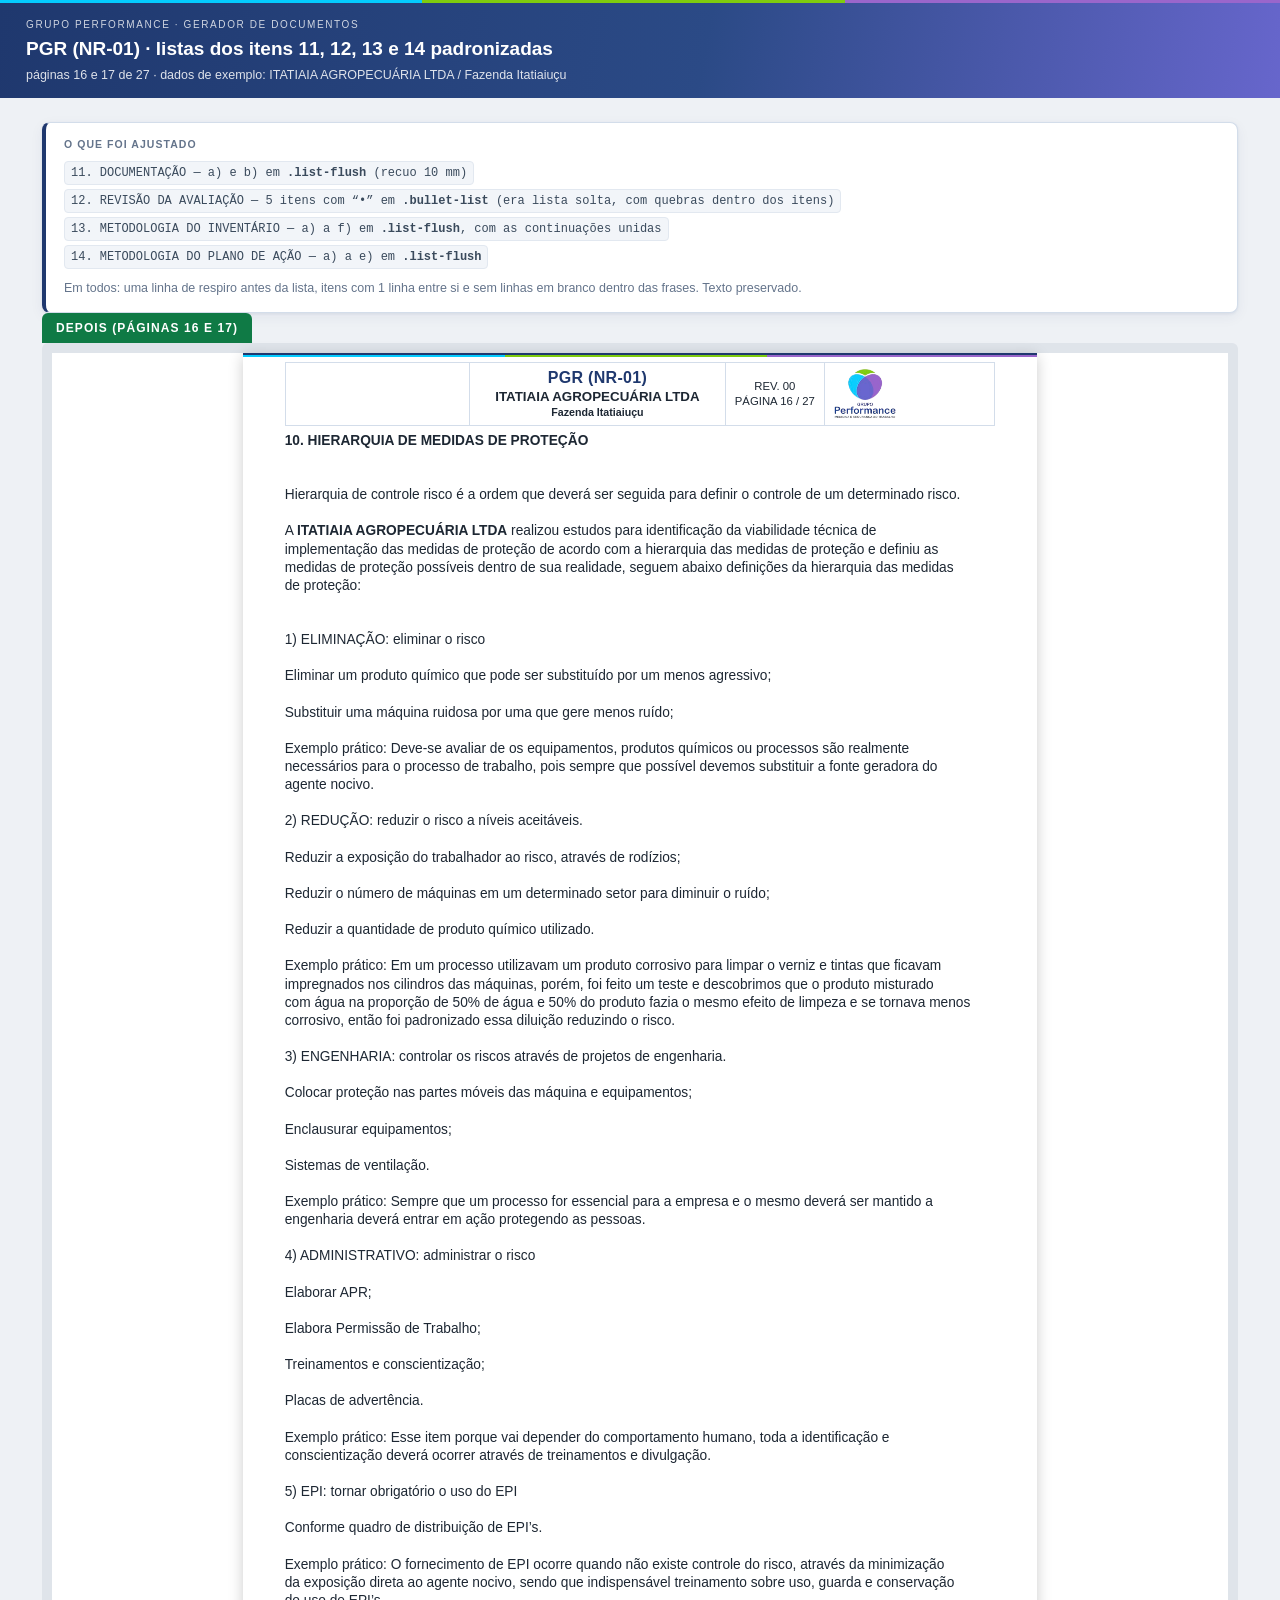
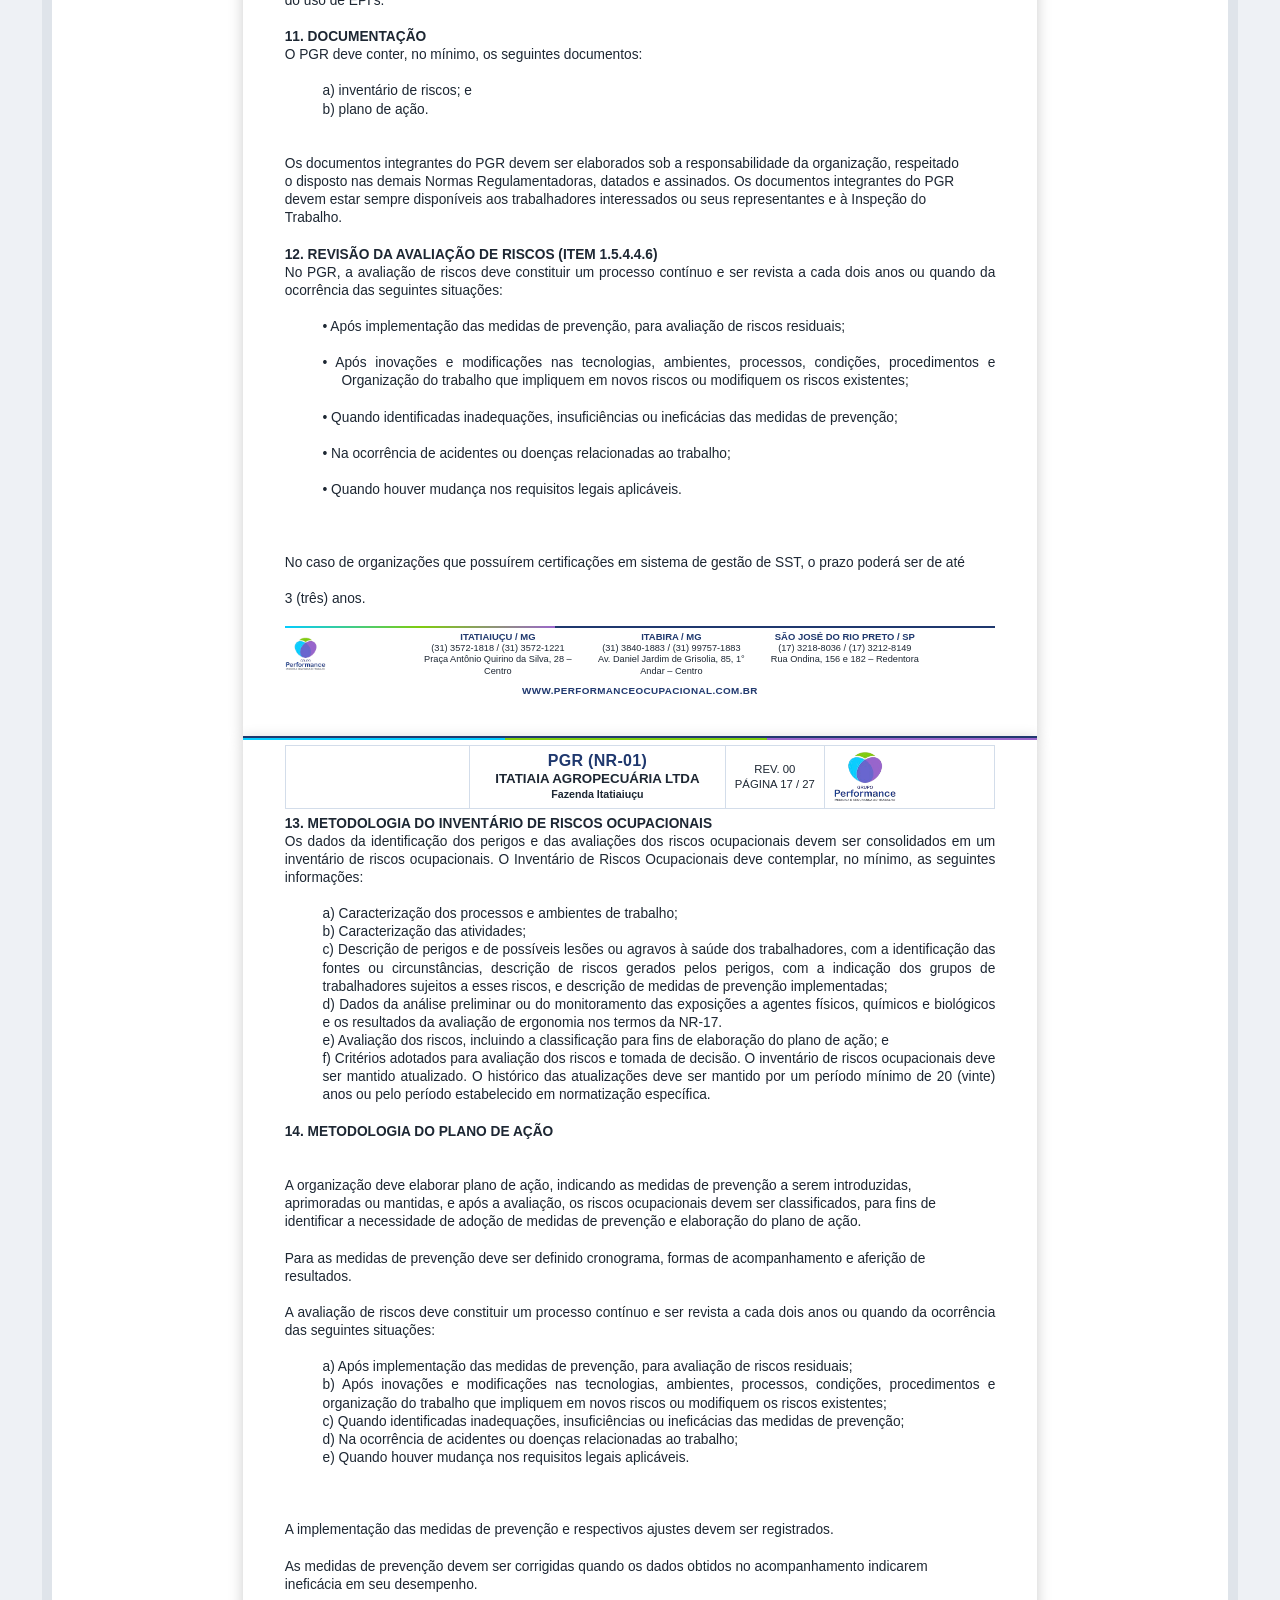
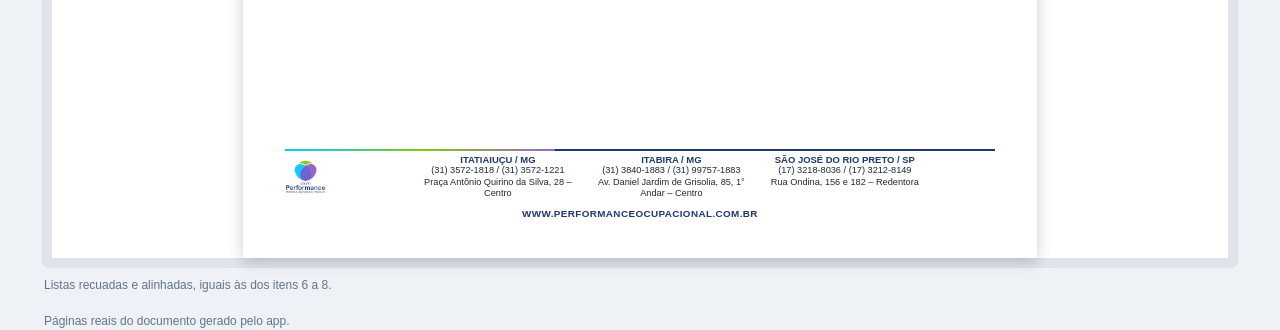
<file: preview-itens11-14.html>
<!DOCTYPE html>
<html lang="pt-BR"><head><meta charset="UTF-8">
<meta name="viewport" content="width=device-width, initial-scale=1.0">
<title>Preview · Listas dos itens 11 a 14 (PGR NR-01)</title>
<style>/* ===== Gerador de Documentos PGR/PCMSO — Identidade Grupo Performance =====
   Design system: azul-marinho #1F386E + acentos ciano/verde/roxo (filete tricolor). */

* { box-sizing: border-box; margin: 0; padding: 0; }

:root {
  /* Cores da marca */
  --azul: #1F386E;        /* primária — títulos, bordas de destaque, marca */
  --azul2: #2C4D8F;       /* apoio / hover */
  --azul-grad: #2B4A86;   /* ponto intermediário do gradiente escuro */
  --ciano: #04CCFF;       /* acento 1 */
  --verde: #7FCC0E;       /* acento 2 */
  --roxo: #9A66CB;        /* acento 3 */
  --indigo: #6766CC;      /* selecionado / fim do gradiente */
  /* Neutros */
  --claro: #EAF1FA;
  --claro2: #F4F8FD;
  --borda: #D3DDEA;
  --txt: #1D2733;
  --mut: #64748B;
  --bg: #EEF2F7;
  --card: #ffffff;
  /* Semânticas */
  --ok: #0F7A45;
  --ok-btn: #15803D;
  --alerta-bg: #FEF3C7; --alerta-txt: #92400E; --alerta-bd: #FCD34D;
  --erro-bg: #FEE2E2; --erro-txt: #991B1B; --erro-bd: #FCA5A5;
  --foco: #93C5FD;
  --tab-bd: #9FB3CD;
  --shadow: 0 1px 3px rgba(31,56,110,.08), 0 4px 14px rgba(31,56,110,.06);
}

html, body { height: 100%; }
body {
  font-family: "Segoe UI", Roboto, Arial, sans-serif;
  background: var(--bg);
  color: var(--txt);
  font-size: 14px;
  line-height: 1.5;
}

/* ---------- topbar (gradiente escuro + filete tricolor) ---------- */
.topbar {
  display: flex; align-items: center; justify-content: space-between;
  gap: 16px; padding: 12px 24px;
  background: linear-gradient(100deg, #1F386E 0%, #2B4A86 55%, #6766CC 100%);
  color: #fff;
  position: relative;
}
.topbar::after {
  content: ""; display: block; height: 3px;
  background: linear-gradient(90deg, #04CCFF 0 33%, #7FCC0E 33% 66%, #9A66CB 66% 100%);
  position: absolute; left: 0; right: 0; bottom: 0;
}
.brand { display: flex; align-items: center; gap: 14px; }
.logo-chip {
  display: inline-flex; align-items: center; justify-content: center;
  background: rgba(255,255,255,.14);
  border: 1px solid rgba(4,204,255,.55);
  border-radius: 8px;
  padding: 3px 5px;
}
.logo-img {
  height: 22px; width: auto; max-width: 96px;
  display: block; object-fit: contain;
}
.brand h1 { font-size: 16px; font-weight: 700; letter-spacing: .02em; color: #fff; }
.brand p { font-size: 11px; opacity: .85; color: #fff; }
.top-actions { display: flex; gap: 8px; flex-wrap: wrap; }

/* ---------- buttons ---------- */
.btn {
  border: 1px solid var(--borda); background: var(--card); color: var(--azul);
  padding: 8px 14px; border-radius: 6px; cursor: pointer; font-size: 13px;
  transition: all .15s; white-space: nowrap; font-weight: 600;
}
.btn:hover { border-color: var(--azul2); background: var(--claro2); }
.btn.primary { background: var(--azul); border-color: var(--azul); color: #fff; }
.btn.primary:hover { background: var(--azul2); }
.btn.ghost { background: rgba(255,255,255,.12); border-color: rgba(255,255,255,.25); color: #fff; }
.btn.ghost:hover { background: rgba(255,255,255,.22); }
.btn.ghost.danger { background: rgba(185,28,28,.28); border-color: rgba(185,28,28,.5); }
.btn.ghost.danger:hover { background: rgba(185,28,28,.42); }
.btn.green { background: var(--ok-btn); border-color: var(--ok-btn); color: #fff; }
.btn.green:hover { background: #166534; }
.btn.big { padding: 12px 22px; font-size: 15px; }
.btn:disabled { opacity: .5; cursor: not-allowed; }
.file-label { display: inline-flex; align-items: center; cursor: pointer; }

/* ---------- tabs ---------- */
.tabs {
  display: flex; gap: 4px; padding: 10px 24px 0; flex-wrap: wrap;
  background: #fff; border-bottom: 1px solid var(--borda);
  position: sticky; top: 0; z-index: 20;
}
.tab {
  border: none; background: none; padding: 10px 16px; cursor: pointer;
  font-size: 13.5px; color: var(--mut); border-bottom: 3px solid transparent;
  margin-bottom: -1px; font-weight: 600;
}
.tab:hover { color: var(--azul); }
.tab.active { color: var(--azul); border-bottom-color: var(--indigo); }

/* ---------- panels ---------- */
main { max-width: 1180px; margin: 0 auto; padding: 24px; }
.panel { display: none; }
.panel.active { display: block; animation: fade .2s ease; }
@keyframes fade { from { opacity: 0; transform: translateY(4px); } to { opacity: 1; } }
.panel h2 { font-size: 20px; color: var(--azul); margin-bottom: 6px; font-weight: 700; }
.panel h3 { font-size: 15px; color: var(--azul); margin-bottom: 10px; font-weight: 700; }
.muted { color: var(--mut); font-size: 13px; }
.mt { margin-top: 22px; }

/* ---------- doc cards ---------- */
.doc-grid { display: grid; grid-template-columns: repeat(auto-fill, minmax(240px, 1fr)); gap: 14px; margin-top: 18px; }
.doc-card {
  text-align: left; background: var(--card); border: 2px solid var(--borda);
  border-radius: 9px; padding: 18px; cursor: pointer; transition: all .15s;
  display: flex; flex-direction: column; gap: 6px;
}
.doc-card:hover { border-color: var(--azul); transform: translateY(-2px); box-shadow: var(--shadow); }
.doc-card.selected { border-color: var(--indigo); background: var(--claro2); box-shadow: 0 0 0 3px rgba(103,102,204,.14); }
.doc-badge {
  align-self: flex-start; background: var(--azul); color: #fff;
  font-size: 11px; font-weight: 700; padding: 3px 10px; border-radius: 20px;
  letter-spacing: .04em;
}
.doc-card strong { font-size: 16px; color: var(--azul); }
.doc-card small { color: var(--mut); font-size: 12px; }
.doc-meta { font-size: 11.5px; color: var(--mut); margin-top: 4px; }

/* ---------- info box ---------- */
.info-box {
  margin-top: 16px; background: var(--claro2); border: 1px solid var(--borda);
  border-left: 5px solid var(--verde);
  border-radius: 4px; padding: 12px 16px; font-size: 13px;
}
.elab-grid { display: grid; grid-template-columns: 1fr 1fr; gap: 6px 18px; }
.elab-grid div { color: var(--txt); }

/* ---------- cards de formulário ---------- */
.card {
  background: var(--card); border: 1px solid var(--borda);
  border-radius: 9px; padding: 18px; box-shadow: var(--shadow);
}
.grid-2 { display: grid; grid-template-columns: 1fr 1fr; gap: 16px; margin-top: 18px; }
@media (max-width: 900px) { .grid-2 { grid-template-columns: 1fr; } }
.form-grid { display: grid; grid-template-columns: 1fr 1fr; gap: 12px; }
@media (max-width: 640px) { .form-grid { grid-template-columns: 1fr; } }
.fg { display: flex; flex-direction: column; gap: 4px; }
.fg label { font-size: 11.5px; color: var(--mut); font-weight: 600; text-transform: uppercase; letter-spacing: .03em; }
.fg input, .fg select, .lookup-field input, .lookup-field select {
  border: 1px solid var(--borda); border-radius: 6px; padding: 8px 10px;
  font-size: 13.5px; background: #fff; color: var(--txt); width: 100%;
}
.fg input:focus, .lookup-field input:focus, .lookup-field select:focus {
  outline: none; border-color: var(--azul); box-shadow: 0 0 0 3px rgba(147,197,253,.4);
}

/* ---------- lookup ---------- */
.lookup-row {
  display: flex; align-items: flex-end; gap: 10px; flex-wrap: wrap;
  background: var(--card); border: 1px solid var(--borda); border-radius: 9px;
  padding: 14px; margin-top: 16px; box-shadow: var(--shadow);
}
.lookup-field { flex: 1; min-width: 240px; display: flex; flex-direction: column; gap: 4px; }
.lookup-field.small { max-width: 200px; flex: 0 0 auto; }
.lookup-field label { font-size: 11.5px; color: var(--mut); font-weight: 600; text-transform: uppercase; letter-spacing: .03em; }
.lookup-valid { font-size: 12px; min-height: 16px; padding-left: 2px; }
.lookup-valid.ok { color: var(--ok); }
.lookup-valid.err { color: var(--erro-txt); }
.lookup-msg { font-size: 12.5px; color: var(--mut); align-self: center; }
.lookup-msg.ok { color: var(--ok); }
.lookup-msg.err { color: var(--erro-txt); }
.lookup-msg.warn { color: var(--alerta-txt); font-weight: 600; }

/* ---------- uploads / logo do cliente ---------- */
.upload-row { display: flex; align-items: center; gap: 12px; flex-wrap: wrap; margin-top: 16px; }
.logo-box { display: flex; align-items: center; gap: 12px; flex-wrap: wrap; margin-top: 14px; padding-top: 14px; border-top: 1px solid var(--borda); }
.logo-preview {
  position: relative; width: 96px; height: 96px; flex: none;
  border: 1px dashed var(--borda); border-radius: 6px; background: var(--claro2);
  display: flex; align-items: center; justify-content: center;
}
.logo-preview img { max-width: 100%; max-height: 100%; object-fit: contain; }
.logo-preview .del {
  position: absolute; top: -6px; right: -6px; border: none; background: rgba(185,28,28,.9);
  color: #fff; width: 22px; height: 22px; border-radius: 50%; cursor: pointer; font-size: 13px;
}

/* ---------- cargos ---------- */
.cargos-toolbar { display: flex; align-items: center; gap: 12px; margin: 18px 0 10px; }
.cargos-list { display: flex; flex-direction: column; gap: 14px; }
.cargo-card {
  background: var(--card); border: 1px solid var(--borda); border-radius: 9px;
  padding: 16px; box-shadow: var(--shadow);
}
.cargo-card header { display: flex; align-items: center; justify-content: space-between; margin-bottom: 12px; }
.cargo-card header h3 { margin: 0; color: var(--azul); }
.cargo-card .fg { margin-bottom: 10px; }
.cargo-sub { border-top: 1px dashed var(--borda); margin-top: 12px; padding-top: 12px; }
.cargo-sub h4 { font-size: 12px; color: var(--mut); margin-bottom: 8px; text-transform: uppercase; letter-spacing: .4px; }
table.data { width: 100%; border-collapse: collapse; font-size: 12.5px; margin-bottom: 12px; }
table.data th, table.data td { border: 1px solid var(--borda); padding: 6px 8px; text-align: left; vertical-align: top; }
table.data th { background: linear-gradient(180deg,#E4EDFA,#D3E2F5); color: var(--azul); font-weight: 700; }
table.data input, table.data select {
  border: none; border-bottom: 1px solid transparent; width: 100%;
  padding: 3px 2px; font-size: 12.5px; background: transparent;
}
table.data input:focus, table.data select:focus { border-bottom-color: var(--azul); outline: none; }
.row-del {
  border: none; background: none; color: var(--erro-txt); cursor: pointer; font-size: 16px; padding: 2px 6px;
}
.icon-btn {
  border: 1px solid var(--borda); background: #fff; border-radius: 6px;
  padding: 5px 10px; cursor: pointer; font-size: 12.5px; color: var(--azul);
}
.icon-btn:hover { border-color: var(--azul); color: var(--azul); }

/* ---------- cronograma ---------- */
.acoes-list { display: flex; flex-direction: column; gap: 10px; margin-top: 10px; }
.acao-card {
  background: var(--card); border: 1px solid var(--borda); border-radius: 9px;
  padding: 12px 14px; display: flex; flex-direction: column; gap: 8px;
}
.acao-top { display: flex; align-items: center; gap: 10px; flex-wrap: wrap; }
.acao-top .fg { flex: 1; min-width: 200px; }
.acao-top .fg label { font-size: 11px; }
.mode-switch { display: flex; gap: 4px; }
.mode-switch button {
  border: 2px solid var(--borda); background: #fff; padding: 5px 10px;
  border-radius: 6px; cursor: pointer; font-size: 12px; color: var(--txt);
}
.mode-switch button.active { border-color: var(--indigo); color: var(--azul); box-shadow: 0 0 0 3px rgba(103,102,204,.18); }
.crono-preview {
  margin-top: 14px; background: var(--card); border: 1px solid var(--borda);
  border-radius: 9px; padding: 14px; overflow-x: auto; box-shadow: var(--shadow);
}
.crono-table { width: 100%; border-collapse: collapse; font-size: 11.5px; min-width: 720px; }
.crono-table th, .crono-table td { border: 1px solid var(--borda); padding: 4px 5px; text-align: center; }
.crono-table th { background: linear-gradient(180deg,#E4EDFA,#D3E2F5); color: var(--azul); font-weight: 700; }
.crono-table .acao-cell { text-align: left; min-width: 160px; }
.crono-table .mark { font-weight: 700; color: var(--azul); font-size: 1.6em; line-height: 1; }
.crono-table .mark::before { content: "○"; }

/* ---------- anexo ---------- */
.anexo-grid { display: grid; grid-template-columns: repeat(auto-fill, minmax(160px, 1fr)); gap: 12px; margin-top: 16px; }
.anexo-item {
  background: var(--card); border: 1px solid var(--borda); border-radius: 9px;
  padding: 8px; position: relative; box-shadow: var(--shadow);
}
.anexo-item img { width: 100%; height: 120px; object-fit: contain; background: var(--claro2); border-radius: 6px; }
.anexo-item .pos { font-size: 11px; color: var(--mut); text-align: center; margin-top: 4px; }
.anexo-item .del {
  position: absolute; top: 4px; right: 4px; border: none; background: rgba(185,28,28,.9);
  color: #fff; width: 22px; height: 22px; border-radius: 50%; cursor: pointer; font-size: 13px;
}

/* ---------- gerar / resumo ---------- */
.resumo { display: grid; grid-template-columns: repeat(auto-fill, minmax(230px, 1fr)); gap: 10px; }
.resumo .item { background: var(--claro2); border: 1px solid var(--borda); border-radius: 6px; padding: 10px 12px; }
.resumo .item b { display: block; font-size: 11px; color: var(--mut); text-transform: uppercase; letter-spacing: .03em; }
.gerar-actions { display: flex; gap: 12px; margin-top: 18px; flex-wrap: wrap; }

/* ---------- histórico de revisões ---------- */
.revisoes { display: flex; flex-direction: column; gap: 8px; }
.rev-row { display: grid; grid-template-columns: 70px 130px 1fr; gap: 10px; align-items: start;
  background: var(--claro2); border: 1px solid var(--borda); border-radius: 6px; padding: 9px 12px; font-size: 13px; }
.rev-row.rev-original { background: #eef4ff; border-color: #c7d8f5; }
.rev-row .rev-n { font-weight: 700; color: var(--azul); }
.rev-row .rev-d { color: var(--mut); }
.rev-row .rev-h { color: var(--txt); }

/* ---------- modal ---------- */
.modal-backdrop {
  position: fixed; inset: 0; background: rgba(15,25,40,.55);
  display: flex; align-items: center; justify-content: center; z-index: 100; padding: 20px;
}
.modal-backdrop[hidden] { display: none; }
.modal {
  background: #fff; border-radius: 9px; width: 100%; max-width: 640px;
  box-shadow: 0 20px 60px rgba(0,0,0,.3); max-height: 90vh; display: flex; flex-direction: column;
}
.modal-head { display: flex; justify-content: space-between; align-items: center; padding: 16px 20px; border-bottom: 1px solid var(--borda); }
.modal-head h3 { font-size: 16px; color: var(--azul); }
.modal-close { border: none; background: none; font-size: 24px; cursor: pointer; color: var(--mut); line-height: 1; }
.modal-body { padding: 20px; overflow-y: auto; }
.modal-months { display: grid; grid-template-columns: repeat(auto-fill, minmax(140px, 1fr)); gap: 10px; margin-bottom: 16px; }
.modal-months label {
  display: flex; align-items: center; gap: 8px; padding: 8px 10px;
  border: 1px solid var(--borda); border-radius: 6px; cursor: pointer; font-size: 13px;
}
.modal-months label:hover { border-color: var(--azul); }
.modal-months input { width: auto; }
.modal-months input[type=checkbox] { accent-color: var(--azul); width: 16px; height: 16px; }
.modal-months input[type=radio] { accent-color: var(--azul); }
.modal-style { display: flex; align-items: center; gap: 14px; margin-bottom: 12px; font-size: 13px; }
.radio { display: flex; align-items: center; gap: 5px; cursor: pointer; }
.resp-options { display: flex; flex-direction: column; gap: 8px; margin: 4px 0 14px; }
.resp-options input[type=radio] { width: auto; accent-color: var(--azul); }
.resp-fields { margin-top: 2px; }
.resp-summary .elab-grid > div { font-size: 14px; }
.modal-legend { font-size: 13px; display: flex; gap: 14px; flex-wrap: wrap; align-items: center; }
.modal-foot { display: flex; justify-content: flex-end; gap: 10px; padding: 14px 20px; border-top: 1px solid var(--borda); }

/* ---------- toast ---------- */
.toast {
  position: fixed; bottom: 24px; left: 50%; transform: translateX(-50%);
  background: var(--azul); color: #fff; padding: 12px 22px; border-radius: 8px;
  font-size: 13.5px; z-index: 200; box-shadow: 0 8px 24px rgba(0,0,0,.25);
}
.toast.ok { background: var(--ok); }
.toast.err { background: var(--erro-txt); }

/* =========================================================
   DOCUMENTO — páginas A4 (capa + cabeçalho/rodapé tricolor)
   ========================================================= */
.doc-print { display: none; }
.doc-print.show { display: block; }
@media print {
  body * { visibility: hidden; }
  .doc-print.show, .doc-print.show * { visibility: visible; }
  .doc-print.show { position: absolute; left: 0; top: 0; width: 100%; }
  .doc-print .page { page-break-after: always; }
  .doc-print .page:last-child { page-break-after: auto; }
  @page { size: A4; margin: 0; }
}
.doc-print {
  background: #fff; color: var(--txt); padding: 0;
  font-family: "Segoe UI", Roboto, Arial, sans-serif;
  font-size: 10.3pt; line-height: 1.32;
}
.doc-print .page { text-align: justify; }
.doc-print table, .doc-print .phead, .doc-print .pfoot, .doc-print .idx-table,
.doc-print .cover-hist, .doc-print h2, .doc-print h3 { text-align: left; }
.doc-print .phead-tbl .c-title, .doc-print .phead-tbl .c-pag { text-align: center; }
.doc-print b { font-weight: 700; }
.doc-print .plist { padding-left: 22px; text-indent: -22px; }
/* título de verbete em linha própria: alinhado à esquerda (sem justificar/esticar) */
.doc-print .def-title { text-align: left; margin: 0; }
/* listas (a, b, c...) recuadas dentro do texto */
.doc-print .list-indent { margin: 1.32em 0 1.32em 10mm; }
/* lista com marcadores: um item por linha, entre itens o mesmo respiro de 1 linha do texto */
.doc-print .bullet-list { margin: 0 0 1.32em; padding-left: 10mm; }
.doc-print .bullet-list > div { padding-left: 5mm; text-indent: -5mm; }
.doc-print .bullet-list > div + div { margin-top: 1.32em; }
/* lista recuada sem margem própria: o respiro de 1 linha vem do parágrafo .doc-p-gap que a introduz */
.doc-print .list-flush { margin: 0 0 1.32em 10mm; }
/* parágrafo que precisa de formatação no meio do texto (ex.: razão social em negrito) */
.doc-print .doc-p { margin: 0; }
/* título de seção: uma linha em branco antes do primeiro verbete */
.doc-print .def-title-gap { margin: 0 0 1.32em; }
/* subtítulo em negrito dentro de uma seção: alinhado à esquerda, com exatamente uma
   linha em branco antes e depois (a quebra do template é removida para não somar com a margem) */
.doc-print .sub-title { margin: 1.32em 0; text-align: left; font-weight: 700; }
.doc-print .page > .sub-title:first-child { margin-top: 0; }
/* parágrafo seguido de um título de seção ou de uma lista: uma linha em branco entre eles */
.doc-print .doc-p-gap { margin: 0 0 1.32em; }
/* continuação de uma definição (ex.: "EQUIPARAM-SE AOS ACIDENTES DE TRABALHO:") */
.doc-print .def-sub { margin: 0 0 0 9mm; }
/* lista que pertence a uma definição: recuada e com espaço antes do próximo item */
.doc-print .plist-sub { margin: 0 0 18px 17mm; }
/* cada item da lista: número alinhado à esquerda e quebras alinhadas ao texto */
.doc-print .plist-item { padding-left: 22px; text-indent: -22px; }
.doc-print .page {
  width: 210mm; min-height: 297mm; padding: 9mm 11mm 10mm;
  margin: 0 auto; box-sizing: border-box;
  background: #fff; white-space: pre-wrap; word-wrap: break-word;
  position: relative;
  display: flex; flex-direction: column;
  /* filete tricolor no topo de cada página (assinatura) */
  border-top: 2px solid var(--azul);
  box-shadow: 0 3px 14px rgba(0,0,0,.3);
}
/* conteúdo da página ocupa o espaço restante, empurrando o rodapé para o fim */
.doc-print .page > .pfoot { flex: 0 0 auto; margin-top: auto; }
/* segmento tricolor sobreposto ao topo */
.doc-print .page::before {
  content: ""; display: block; height: 2px;
  background: linear-gradient(90deg, #04CCFF 0 33%, #7FCC0E 33% 66%, #9A66CB 66% 100%);
  margin: -9mm -11mm 5px -11mm; /* full-bleed */
}
/* ---------- Cabeçalho de página (tabela de 4 colunas) ---------- */
.doc-print .phead { margin-bottom: 6px; }
.doc-print .phead-tbl {
  width: 100%; border-collapse: collapse;
  border: 1.5px solid var(--azul); border-radius: 2px;
}
.doc-print .phead-tbl td { border: 1px solid var(--borda); padding: 5px 8px; vertical-align: middle; }
.doc-print .phead-tbl .c-client { width: 26%; text-align: left; }
.doc-print .phead-tbl .c-title { width: 36%; text-align: center; }
.doc-print .phead-tbl .c-pag { width: 14%; text-align: center; font-size: 8.5pt; color: var(--txt); }
.doc-print .phead-tbl .c-logo { width: 24%; text-align: right; }
.doc-print .phead-doc { font-weight: 700; color: var(--azul); font-size: 12pt; letter-spacing: .02em; line-height: 1.1; }
.doc-print .phead-emp { font-weight: 700; color: var(--txt); font-size: 10pt; line-height: 1.2; margin-top: 2px; }
.doc-print .phead-unit { font-weight: 600; color: var(--txt2); font-size: 8pt; line-height: 1.2; margin-top: 1px; }
.doc-print .phead-logo { max-height: 52px; width: auto; object-fit: contain; display: block; }
.doc-print .phead-logo-client { max-height: 64px; }

/* ---------- Rodapé de página ---------- */
.doc-print .pfoot {
  margin-top: 4mm;
  border-top: 2px solid var(--azul);
  padding-top: 3px;
  font-size: 6.9pt;
  color: var(--txt);
  display: flex;
  flex-direction: column;
  gap: 4px;
  line-height: 1.25;
  position: relative;
}
.doc-print .pfoot::before {
  content: "";
  position: absolute;
  top: -2px;
  left: 0;
  width: 38%;
  height: 2px;
  background: linear-gradient(90deg, #04CCFF, #7FCC0E, #9A66CB);
}
.doc-print .pfoot .pfoot-row {
  flex: 1 1 auto;
  display: flex;
  align-items: center;
  justify-content: center;
  gap: 14px;
}
.doc-print .pfoot .lg {
  flex: 0 0 auto;
  display: flex;
  align-items: center;
}
.doc-print .pfoot .lg img {
  height: 34px;
  object-fit: contain;
  padding-right: 7px;
}
.doc-print .pfoot .unidades {
  flex: 1 1 auto;
  display: flex;
  justify-content: center;
  gap: 18px;
}
.doc-print .pfoot .u {
  flex: 1 1 0;
  max-width: 24%;
  min-width: 0;
  text-align: center;
}
.doc-print .pfoot b {
  display: block;
  font-size: 7.1pt;
  color: var(--azul);
}
.doc-print .pfoot .site {
  display: block;
  text-align: center;
  font-size: 7.4pt;
  font-weight: 700;
  color: var(--azul);
  letter-spacing: .04em;
  margin-top: 4px;
  width: 100%;
}

/* ---------- Capa ---------- */
.doc-print .page.cover {
  padding-top: 14mm;
  background: linear-gradient(135deg, #F4F8FD 0%, #E9F1FB 100%);
  border-top: 4px solid var(--ciano);
  border-bottom: 4px solid var(--roxo);
  text-align: center;
}
.doc-print .page.cover::before { display: none; }   /* não repete o filete do topo */
.doc-print .page.cover::after { display: none; }    /* não repete o rodapé */
.doc-print .page.cover .doc-logo {
  max-height: 32mm; width: auto; margin: 0 auto 12px auto;
  display: block;
}
/* linha tricolor central na capa (62% × 5px) */
.doc-print .page.cover > .cover-line {
  display: block; width: 62%; height: 5px; margin: 6px auto 16px;
  border-radius: 3px;
  background: linear-gradient(90deg, #04CCFF 0 33%, #7FCC0E 33% 66%, #9A66CB 66% 100%);
}

/* ---------- conteúdo da capa ---------- */
.doc-print .page.cover .cover-brand {
  max-height: 52mm; width: auto; display: block;
  margin: 0 auto 6px auto;
}
.doc-print .page.cover .cover-client {
  max-height: 18mm; width: auto; display: block;
  margin: 6px auto 0 auto;
}
.doc-print .page.cover .cover-title {
  font-size: 34pt; font-weight: 800; color: var(--azul);
  letter-spacing: .08em; text-transform: uppercase;
  margin: 10px 0 12px;
}
.doc-print .page.cover .cover-sub {
  font-size: 16pt; font-weight: 700; color: var(--azul2);
  letter-spacing: .02em; line-height: 1.5; margin-bottom: 12px;
}
.doc-print .page.cover .cover-note {
  font-size: 11pt; color: var(--mut); margin-bottom: 22px;
}
.doc-print .page.cover .cover-info {
  background: #fff; border: 1px solid var(--borda);
  border-left: 5px solid var(--verde); border-radius: 4px;
  padding: 14px 20px; margin-bottom: 22px; line-height: 1.9;
}
.doc-print .page.cover .cover-empresa {
  font-size: 18pt; font-weight: 800; color: var(--azul); margin-bottom: 6px;
  display: flex; flex-direction: column; align-items: center;
}
.doc-print .page.cover .cover-meta {
  font-size: 12.5pt; color: var(--txt);
}

/* ---------- tabela de histórico da capa (como nos modelos) ---------- */
.doc-print .page.cover .cover-hist {
  width: 100%; border-collapse: collapse; font-size: 9pt;
  border: 1px solid var(--tab-bd);
}
.doc-print .page.cover .cover-hist th,
.doc-print .page.cover .cover-hist td {
  border: 1px solid var(--tab-bd); padding: 5px 8px; vertical-align: top;
}
.doc-print .page.cover .cover-hist thead th {
  background: linear-gradient(180deg, #E4EDFA, #D3E2F5);
  color: var(--azul); font-weight: 700; text-transform: uppercase; font-size: 8.6pt;
}
.doc-print .page.cover .cover-hist td { text-align: left; }
.doc-print .page.cover .cover-hist tbody tr:nth-child(even) td { background: var(--claro2); }

/* ---------- índice analítico ---------- */
.doc-print .idx-title {
  font-size: 13pt; font-weight: 800; color: var(--azul);
  padding: 3px 10px; border-left: 5px solid var(--ciano);
  background: linear-gradient(90deg, rgba(4,204,255,.10), rgba(4,204,255,0));
  margin: 0 0 8px 0; text-transform: uppercase; letter-spacing: .03em;
}
.doc-print .idx-table {
  width: 100%; border-collapse: collapse; font-size: 8pt;
  border: 1px solid var(--tab-bd);
  page-break-inside: avoid;
}
.doc-print .idx-table thead th {
  background: linear-gradient(180deg, #1F386E, #2B4A86);
  color: #fff; font-weight: 700; font-size: 7.5pt;
  text-transform: uppercase; letter-spacing: .03em; padding: 3px 6px;
  border: 1px solid var(--tab-bd);
}
.doc-print .idx-table thead th.idx-n { width: 6%; text-align: center; }
.doc-print .idx-table thead th.idx-p { width: 9%; text-align: center; }
.doc-print .idx-table td {
  border: 1px solid var(--tab-bd); padding: 2px 6px; vertical-align: top;
  line-height: 1.25;
}
.doc-print .idx-table td.idx-n {
  text-align: center; font-weight: 700; color: var(--azul); width: 6%;
}
.doc-print .idx-table td.idx-t { color: var(--txt); }
.doc-print .idx-table td.idx-p {
  text-align: center; font-weight: 700; color: var(--azul2); width: 9%;
}
.doc-print .idx-table tbody tr:nth-child(even) td { background: var(--claro2); }
.doc-print .idx-table tbody tr:hover td { background: #E4EDFA; }

/* ---------- logos ---------- */
.doc-logo { display: block; margin: 0 auto 8px auto; max-height: 10mm; width: auto; object-fit: contain; }

/* ---------- títulos de seção ---------- */
.doc-print h2.doc-h {
  font-size: 11pt; font-weight: 700; text-transform: uppercase;
  color: var(--azul); letter-spacing: .02em;
  border-bottom: 2px solid var(--azul);
  border-left: 5px solid var(--ciano);
  padding-left: 9px; margin: 10px 0 7px; text-align: left;
}
.doc-print .bloco { margin: 10px 0; }

/* ---------- tabelas do documento ---------- */
.doc-print .bloco.planilha-empresa,
.doc-print .bloco.planilha-elaboradora {
  page-break-inside: avoid;
  break-inside: avoid;
}
/* texto e QR code abaixo da planilha da elaboradora */
.doc-print .elab-texto {
  text-align: justify; font-size: 8.8pt; color: var(--txt);
  line-height: 1.5; margin: 7px 0;
}
.doc-print .elab-texto b { color: var(--azul); }
.doc-print .elab-qr {
  display: flex; align-items: center; justify-content: space-between;
  gap: 16px; margin: 10px 0 0 0;
}
.doc-print .elab-qr-texto {
  flex: 1 1 auto; min-width: 0;
}
.doc-print .elab-qr-texto .elab-texto { margin: 3px 0; }
.doc-print .elab-qr a {
  display: inline-block; font-size: 8.5pt; font-weight: 700;
  color: var(--azul); text-decoration: none;
  word-break: break-all;
}
.doc-print .elab-qr a:hover { text-decoration: underline; }
.doc-print .elab-qr-img {
  flex: 0 0 auto;
  width: 276px; height: 276px; object-fit: contain;
  border: 1px solid var(--borda); border-radius: 4px;
  padding: 8px; background: #fff;
}
.doc-print table.doc-table {
  width: 100%; border-collapse: collapse; font-size: 8.9pt; margin: 8px 0;
}
.doc-print table.doc-table th, .doc-print table.doc-table td {
  border: 1px solid var(--tab-bd); padding: 4px 6px; vertical-align: top;
}
.doc-print table.doc-table thead th {
  background: linear-gradient(180deg, #E4EDFA, #D3E2F5);
  color: var(--azul); font-weight: 700; text-transform: uppercase; font-size: 8.9pt;
}
.doc-print table.doc-table th { background: var(--claro2); color: var(--azul); font-weight: 700; }
.doc-print table.doc-table td { text-align: left; }
.doc-print table.doc-table td.r, .doc-print table.doc-table th.r { text-align: right; }
.doc-print table.doc-table tbody tr:nth-child(even) td { background: var(--claro2); }
.doc-print table.doc-table tr.total td {
  background: linear-gradient(180deg, #DFE9F8, #CFE0F4);
  color: var(--azul); font-weight: 700;
}
.doc-print img.anexo-img { max-width: 100%; height: auto; margin: 6px 0; }
/* tabela da listagem de fatores de risco psicossociais: uma coluna, linhas compactas */
.doc-print table.pf-table { margin: 0 0 6px; }
.doc-print table.pf-table td { padding: 3px 8px; }
/* fonte da tabela */
.doc-print .doc-fonte { font-size: 8.4pt; color: var(--mut); text-align: left; margin: 0 0 1.32em; }

/* ---------- caixas de destaque (obs/validade) ---------- */
.doc-print .obsbox {
  background: var(--claro2); border: 1px solid var(--borda);
  border-left: 4px solid var(--ciano); border-radius: 3px;
  padding: 8px 12px; font-size: 8.6pt; text-align: justify; margin: 8px 0;
}
.doc-print .val {
  text-align: center; font-weight: 700; font-size: 9.5pt; color: var(--azul);
  background: var(--claro2); border: 1px solid var(--borda);
  border-left: 4px solid var(--verde); border-radius: 3px;
  padding: 8px 12px; margin: 10px 0;
}
.doc-print .clau { text-align: justify; font-size: 9.2pt; margin: 6px 0; }
.doc-print .clau b { color: var(--azul); }
.doc-print ul.sv { columns: 2; font-size: 9pt; margin: 6px 0; }
.doc-print .assin { display: flex; gap: 20px; margin: 14px 0; }
.doc-print .assin > div { flex: 1; border-top: 1px solid #000; padding-top: 6px; font-size: 9pt; }

</style>
<style>
.doc-print { display: block; }
/* ---------- preview lado a lado (página estática, fora do app) ---------- */
body.pv { background: #eef1f5; margin: 0; padding: 0 0 70px; }
.pv-topbar { background: linear-gradient(100deg, var(--azul) 0%, var(--azul-grad) 55%, var(--indigo) 100%);
  border-top: 3px solid transparent; border-image: linear-gradient(90deg, var(--ciano) 0 33%, var(--verde) 33% 66%, var(--roxo) 66% 100%) 1;
  color: #fff; padding: 14px 26px; }
.pv-topbar .t1 { font-size: 10px; letter-spacing: .16em; text-transform: uppercase; opacity: .78; }
.pv-topbar h1 { font-size: 19px; font-weight: 700; margin: 3px 0 2px; }
.pv-topbar .t2 { font-size: 12.5px; opacity: .85; }
.pv-wrap { max-width: 1240px; margin: 0 auto; padding: 24px 22px 0; }
.pv-note { background: #fff; border: 1px solid var(--borda); border-left: 4px solid var(--azul);
  border-radius: 8px; padding: 14px 18px; box-shadow: var(--shadow); font-size: 13px; color: #3a4a5c; }
.pv-note .lbl { display: block; font-size: 10.5px; letter-spacing: .1em; text-transform: uppercase;
  color: var(--mut); font-weight: 700; margin-bottom: 6px; }
.pv-note code { font-family: ui-monospace, Consolas, monospace; font-size: 12px; background: #f2f5f9;
  border: 1px solid #e2e8f0; border-radius: 4px; padding: 2px 6px; display: inline-block; margin: 2px 0; }
.pv-note code.del { background: #fdecec; border-color: #f5c9c9; color: #8a2b2b; }
.pv-note code.add { background: #eaf7ee; border-color: #c3e6cd; color: #1c6136; }
.pv-grid { display: flex; flex-wrap: wrap; gap: 26px; margin-top: 26px; align-items: flex-start; }
.pv-col { flex: 1 1 520px; min-width: 340px; }
.pv-col > h2 { font-size: 12px; letter-spacing: .09em; text-transform: uppercase; color: #fff;
  background: #7b8794; display: inline-block; padding: 6px 14px; border-radius: 6px 6px 0 0; margin: 0;
  font-weight: 700; }
.pv-col.depois > h2 { background: var(--ok); }
.pv-col .pv-frame { background: #dfe4ea; border-radius: 0 6px 6px 6px; padding: 12px; }
.pv-frame .page { margin: 0 auto; box-shadow: 0 3px 14px rgba(0,0,0,.2); }
.pv-zoom { font-size: 12px; color: var(--mut); margin: 8px 2px 0; }
.pv-zoom b { color: var(--txt); }
.pv-nogap .doc-p-gap { margin: 0 !important; }
.pv-legend { font-size: 12px; color: var(--mut); margin: 18px 2px 0; max-width: 860px; }
.pv-legend code { background:#fff; border:1px solid var(--borda); border-radius:4px; padding:1px 5px; }

.pv-cols { display: flex; flex-wrap: wrap; gap: 22px; align-items: flex-start; }
.pv-cols .pv-frame { background:#dfe4ea; border-radius:6px; padding:10px; }
</style></head>
<body class="pv">
<div class="pv-topbar">
  <div class="t1">Grupo Performance · Gerador de Documentos</div>
  <h1>PGR (NR-01) · listas dos itens 11, 12, 13 e 14 padronizadas</h1>
  <div class="t2">páginas 16 e 17 de 27 · dados de exemplo: ITATIAIA AGROPECUÁRIA LTDA / Fazenda Itatiaiuçu</div>
</div>
<div class="pv-wrap">
  <div class="pv-note">
    <span class="lbl">O que foi ajustado</span>
    <code>11. DOCUMENTAÇÃO — a) e b) em <b>.list-flush</b> (recuo 10 mm)</code><br>
    <code>12. REVISÃO DA AVALIAÇÃO — 5 itens com “•” em <b>.bullet-list</b> (era lista solta, com quebras dentro dos itens)</code><br>
    <code>13. METODOLOGIA DO INVENTÁRIO — a) a f) em <b>.list-flush</b>, com as continuações unidas</code><br>
    <code>14. METODOLOGIA DO PLANO DE AÇÃO — a) a e) em <b>.list-flush</b></code>
    <div style="margin-top:8px;color:#64748B;font-size:12.5px">
      Em todos: uma linha de respiro antes da lista, itens com 1 linha entre si e sem linhas em branco dentro das frases.
      Texto preservado.
    </div>
  </div>
  <div class="pv-cols">
    <div class="pv-col depois">
      <h2>Depois (páginas 16 e 17)</h2>
      <div class="pv-frame"><div class="doc-print"><div class="page"><div class="phead"><table class="phead-tbl"><tbody><tr>
    <td class="c-client"></td>
    <td class="c-title"><div class="phead-doc">PGR (NR-01)</div><div class="phead-emp">ITATIAIA AGROPECUÁRIA LTDA</div><div class="phead-unit">Fazenda Itatiaiuçu</div></td>
    <td class="c-pag">REV. 00<br>PÁGINA 16 / 27</td>
    <td class="c-logo"><img src="assets/logo.png" class="phead-logo" alt="Logo"></td>
  </tr></tbody></table></div><b>10. HIERARQUIA DE MEDIDAS DE PROTEÇÃO</b>

Hierarquia de controle risco é a ordem que deverá ser seguida para definir o controle de um determinado risco.

<div class="doc-p">A <b>ITATIAIA AGROPECUÁRIA LTDA</b> realizou estudos para identificação da viabilidade técnica de
implementação das medidas de proteção de acordo com a hierarquia das medidas de proteção e definiu as
medidas de proteção possíveis dentro de sua realidade, seguem abaixo definições da hierarquia das medidas
de proteção:</div>

1) ELIMINAÇÃO: eliminar o risco

Eliminar um produto químico que pode ser substituído por um menos agressivo;

Substituir uma máquina ruidosa por uma que gere menos ruído;

Exemplo prático: Deve-se avaliar de os equipamentos, produtos químicos ou processos são realmente
necessários para o processo de trabalho, pois sempre que possível devemos substituir a fonte geradora do
agente nocivo.

2) REDUÇÃO: reduzir o risco a níveis aceitáveis.

Reduzir a exposição do trabalhador ao risco, através de rodízios;

Reduzir o número de máquinas em um determinado setor para diminuir o ruído;

Reduzir a quantidade de produto químico utilizado.

Exemplo prático: Em um processo utilizavam um produto corrosivo para limpar o verniz e tintas que ficavam
impregnados nos cilindros das máquinas, porém, foi feito um teste e descobrimos que o produto misturado
com água na proporção de 50% de água e 50% do produto fazia o mesmo efeito de limpeza e se tornava menos
corrosivo, então foi padronizado essa diluição reduzindo o risco.

3) ENGENHARIA: controlar os riscos através de projetos de engenharia.

Colocar proteção nas partes móveis das máquina e equipamentos;

Enclausurar equipamentos;

Sistemas de ventilação.

Exemplo prático: Sempre que um processo for essencial para a empresa e o mesmo deverá ser mantido a
engenharia deverá entrar em ação protegendo as pessoas.

4) ADMINISTRATIVO: administrar o risco

Elaborar APR;

Elabora Permissão de Trabalho;

Treinamentos e conscientização;

Placas de advertência.

Exemplo prático: Esse item porque vai depender do comportamento humano, toda a identificação e
conscientização deverá ocorrer através de treinamentos e divulgação.

5) EPI: tornar obrigatório o uso do EPI

Conforme quadro de distribuição de EPI’s.

Exemplo prático: O fornecimento de EPI ocorre quando não existe controle do risco, através da minimização
da exposição direta ao agente nocivo, sendo que indispensável treinamento sobre uso, guarda e conservação
do uso de EPI’s.

<b>11. DOCUMENTAÇÃO</b>

<div class="doc-p doc-p-gap">O PGR deve conter, no mínimo, os seguintes documentos:</div>
<div class="list-flush">a) inventário de riscos; e
b) plano de ação.</div>
Os documentos integrantes do PGR devem ser elaborados sob a responsabilidade da organização, respeitado
o disposto nas demais Normas Regulamentadoras, datados e assinados. Os documentos integrantes do PGR
devem estar sempre disponíveis aos trabalhadores interessados ou seus representantes e à Inspeção do
Trabalho.

<b>12. REVISÃO DA AVALIAÇÃO DE RISCOS (ITEM 1.5.4.4.6)</b>

<div class="doc-p doc-p-gap">No PGR, a avaliação de riscos deve constituir um processo contínuo e ser revista a cada dois anos ou quando da ocorrência das seguintes situações:</div>
<div class="bullet-list"><div>• Após implementação das medidas de prevenção, para avaliação de riscos residuais;</div><div>• Após inovações e modificações nas tecnologias, ambientes, processos, condições, procedimentos e Organização do trabalho que impliquem em novos riscos ou modifiquem os riscos existentes;</div><div>• Quando identificadas inadequações, insuficiências ou ineficácias das medidas de prevenção;</div><div>• Na ocorrência de acidentes ou doenças relacionadas ao trabalho;</div><div>• Quando houver mudança nos requisitos legais aplicáveis.</div></div>

No caso de organizações que possuírem certificações em sistema de gestão de SST, o prazo poderá ser de até

3 (três) anos.

<div class="pfoot">
    <div class="pfoot-row">
      <div class="lg"><img src="assets/logo.png" alt="Grupo Performance"></div>
      <div class="unidades"><div class="u"><b>ITATIAIUÇU / MG</b>(31) 3572-1818 / (31) 3572-1221<br>Praça Antônio Quirino da Silva, 28 – Centro</div><div class="u"><b>ITABIRA / MG</b>(31) 3840-1883 / (31) 99757-1883<br>Av. Daniel Jardim de Grisolia, 85, 1° Andar – Centro</div><div class="u"><b>SÃO JOSÉ DO RIO PRETO / SP</b>(17) 3218-8036 / (17) 3212-8149<br>Rua Ondina, 156 e 182 – Redentora</div></div>
    </div>
    <div class="site">WWW.PERFORMANCEOCUPACIONAL.COM.BR</div>
  </div></div>
<div class="page"><div class="phead"><table class="phead-tbl"><tbody><tr>
    <td class="c-client"></td>
    <td class="c-title"><div class="phead-doc">PGR (NR-01)</div><div class="phead-emp">ITATIAIA AGROPECUÁRIA LTDA</div><div class="phead-unit">Fazenda Itatiaiuçu</div></td>
    <td class="c-pag">REV. 00<br>PÁGINA 17 / 27</td>
    <td class="c-logo"><img src="assets/logo.png" class="phead-logo" alt="Logo"></td>
  </tr></tbody></table></div><b>13. METODOLOGIA DO INVENTÁRIO DE RISCOS OCUPACIONAIS</b>

<div class="doc-p doc-p-gap">Os dados da identificação dos perigos e das avaliações dos riscos ocupacionais devem ser consolidados em um inventário de riscos ocupacionais. O Inventário de Riscos Ocupacionais deve contemplar, no mínimo, as seguintes informações:</div>
<div class="list-flush">a) Caracterização dos processos e ambientes de trabalho;
b) Caracterização das atividades;
c) Descrição de perigos e de possíveis lesões ou agravos à saúde dos trabalhadores, com a identificação das fontes ou circunstâncias, descrição de riscos gerados pelos perigos, com a indicação dos grupos de trabalhadores sujeitos a esses riscos, e descrição de medidas de prevenção implementadas;
d) Dados da análise preliminar ou do monitoramento das exposições a agentes físicos, químicos e biológicos e os resultados da avaliação de ergonomia nos termos da NR-17.
e) Avaliação dos riscos, incluindo a classificação para fins de elaboração do plano de ação; e
f) Critérios adotados para avaliação dos riscos e tomada de decisão. O inventário de riscos ocupacionais deve ser mantido atualizado. O histórico das atualizações deve ser mantido por um período mínimo de 20 (vinte) anos ou pelo período estabelecido em normatização específica.</div>

<b>14. METODOLOGIA DO PLANO DE AÇÃO</b>

A organização deve elaborar plano de ação, indicando as medidas de prevenção a serem introduzidas,
aprimoradas ou mantidas, e após a avaliação, os riscos ocupacionais devem ser classificados, para fins de
identificar a necessidade de adoção de medidas de prevenção e elaboração do plano de ação.

Para as medidas de prevenção deve ser definido cronograma, formas de acompanhamento e aferição de
resultados.

<div class="doc-p doc-p-gap">A avaliação de riscos deve constituir um processo contínuo e ser revista a cada dois anos ou quando da ocorrência das seguintes situações:</div>
<div class="list-flush">a) Após implementação das medidas de prevenção, para avaliação de riscos residuais;
b) Após inovações e modificações nas tecnologias, ambientes, processos, condições, procedimentos e organização do trabalho que impliquem em novos riscos ou modifiquem os riscos existentes;
c) Quando identificadas inadequações, insuficiências ou ineficácias das medidas de prevenção;
d) Na ocorrência de acidentes ou doenças relacionadas ao trabalho;
e) Quando houver mudança nos requisitos legais aplicáveis.</div>

A implementação das medidas de prevenção e respectivos ajustes devem ser registrados.

As medidas de prevenção devem ser corrigidas quando os dados obtidos no acompanhamento indicarem
ineficácia em seu desempenho.

<div class="pfoot">
    <div class="pfoot-row">
      <div class="lg"><img src="assets/logo.png" alt="Grupo Performance"></div>
      <div class="unidades"><div class="u"><b>ITATIAIUÇU / MG</b>(31) 3572-1818 / (31) 3572-1221<br>Praça Antônio Quirino da Silva, 28 – Centro</div><div class="u"><b>ITABIRA / MG</b>(31) 3840-1883 / (31) 99757-1883<br>Av. Daniel Jardim de Grisolia, 85, 1° Andar – Centro</div><div class="u"><b>SÃO JOSÉ DO RIO PRETO / SP</b>(17) 3218-8036 / (17) 3212-8149<br>Rua Ondina, 156 e 182 – Redentora</div></div>
    </div>
    <div class="site">WWW.PERFORMANCEOCUPACIONAL.COM.BR</div>
  </div></div></div></div>
      <p class="pv-zoom">Listas recuadas e alinhadas, iguais às dos itens 6 a 8.</p>
    </div>
  </div>
  <p class="pv-legend">Páginas reais do documento gerado pelo app.</p>
</div>
</body></html>
</file>
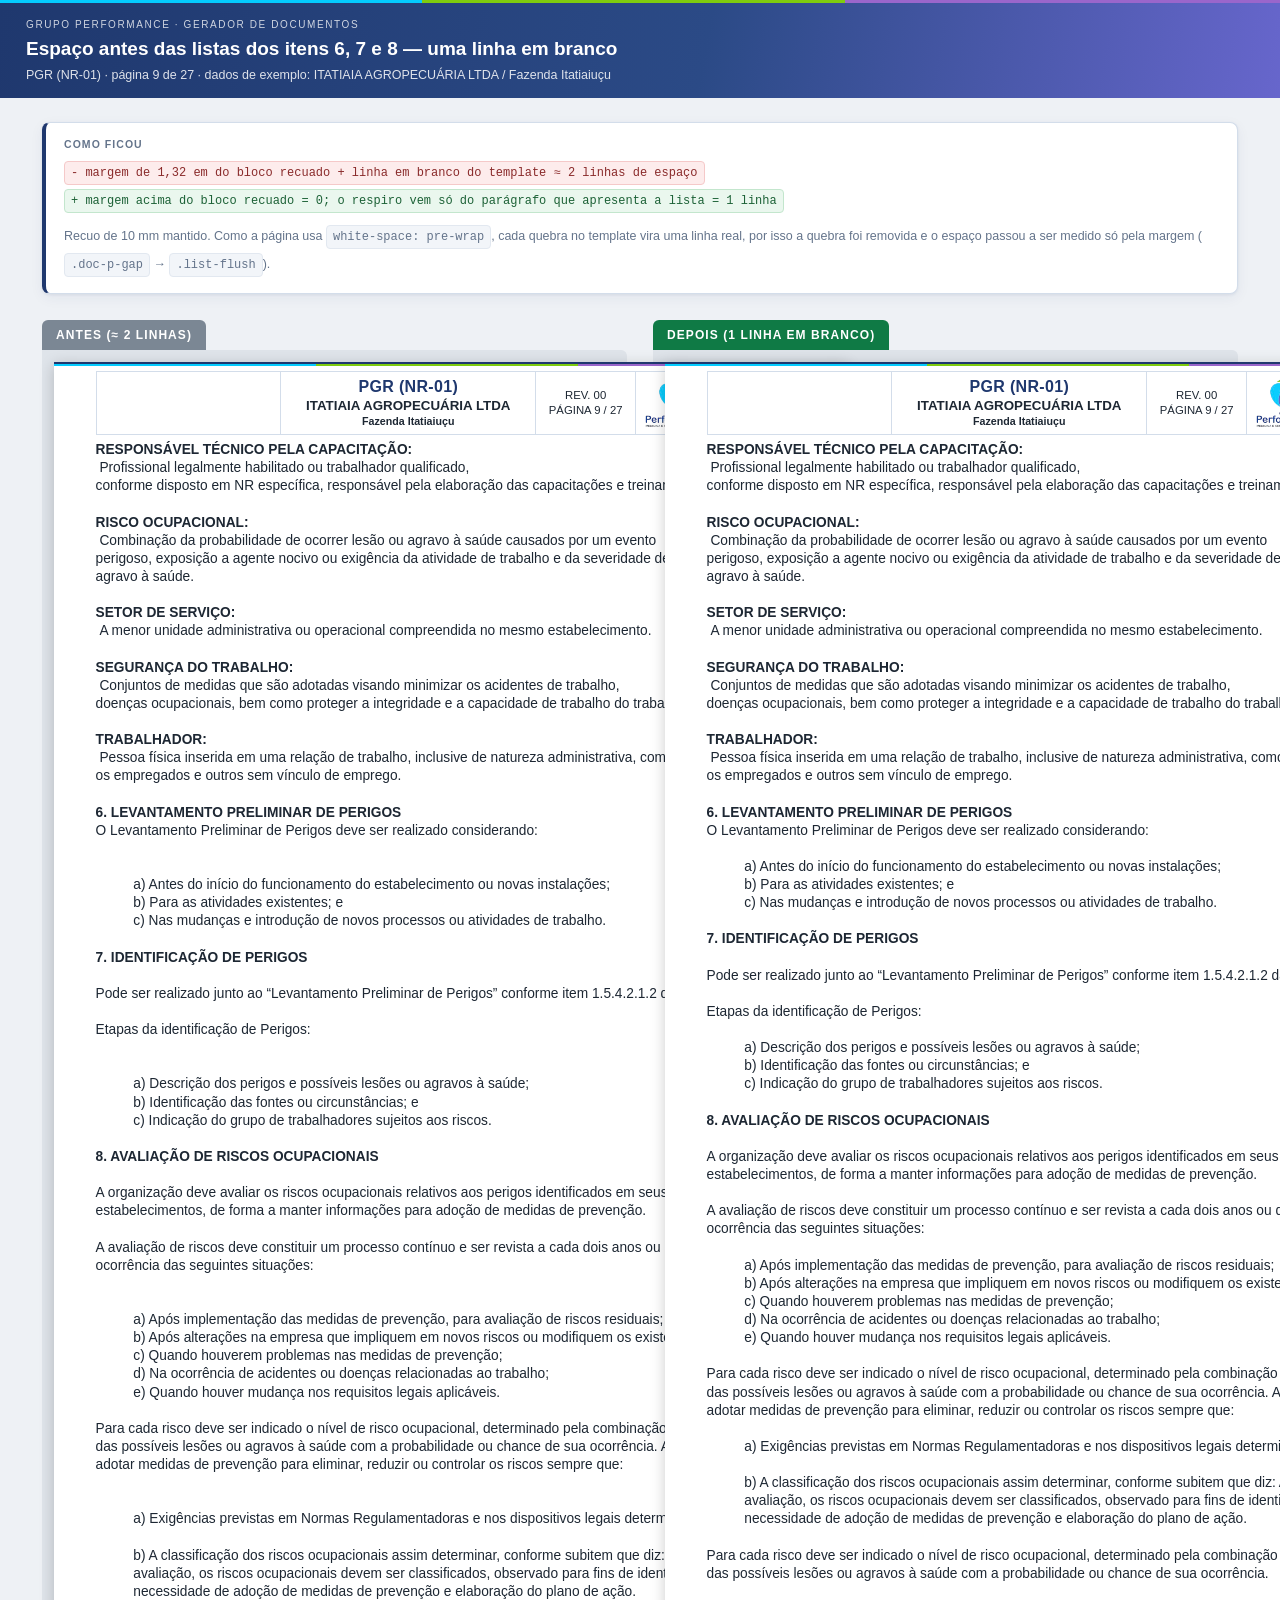
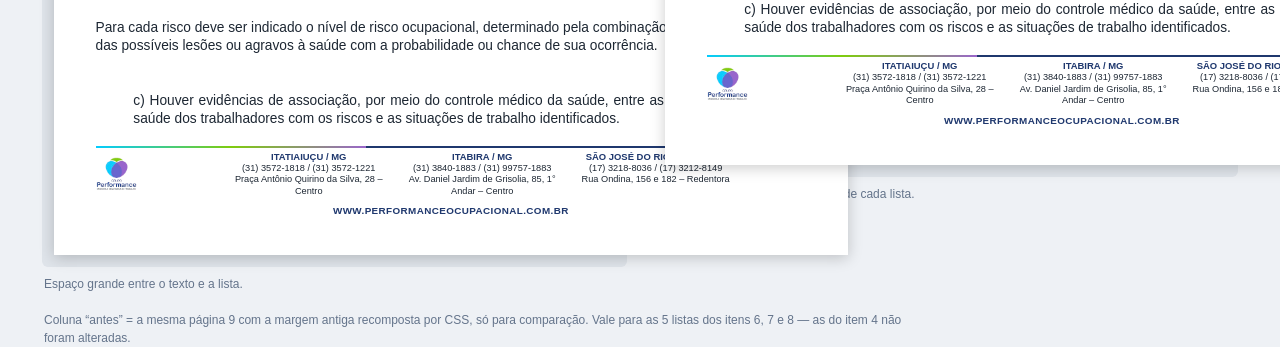
<file: preview-itens678.html>
<!DOCTYPE html>
<html lang="pt-BR"><head><meta charset="UTF-8">
<meta name="viewport" content="width=device-width, initial-scale=1.0">
<title>Preview · Espaço antes das listas dos itens 6, 7 e 8 (PGR NR-01)</title>
<style>/* ===== Gerador de Documentos PGR/PCMSO — Identidade Grupo Performance =====
   Design system: azul-marinho #1F386E + acentos ciano/verde/roxo (filete tricolor). */

* { box-sizing: border-box; margin: 0; padding: 0; }

:root {
  /* Cores da marca */
  --azul: #1F386E;        /* primária — títulos, bordas de destaque, marca */
  --azul2: #2C4D8F;       /* apoio / hover */
  --azul-grad: #2B4A86;   /* ponto intermediário do gradiente escuro */
  --ciano: #04CCFF;       /* acento 1 */
  --verde: #7FCC0E;       /* acento 2 */
  --roxo: #9A66CB;        /* acento 3 */
  --indigo: #6766CC;      /* selecionado / fim do gradiente */
  /* Neutros */
  --claro: #EAF1FA;
  --claro2: #F4F8FD;
  --borda: #D3DDEA;
  --txt: #1D2733;
  --mut: #64748B;
  --bg: #EEF2F7;
  --card: #ffffff;
  /* Semânticas */
  --ok: #0F7A45;
  --ok-btn: #15803D;
  --alerta-bg: #FEF3C7; --alerta-txt: #92400E; --alerta-bd: #FCD34D;
  --erro-bg: #FEE2E2; --erro-txt: #991B1B; --erro-bd: #FCA5A5;
  --foco: #93C5FD;
  --tab-bd: #9FB3CD;
  --shadow: 0 1px 3px rgba(31,56,110,.08), 0 4px 14px rgba(31,56,110,.06);
}

html, body { height: 100%; }
body {
  font-family: "Segoe UI", Roboto, Arial, sans-serif;
  background: var(--bg);
  color: var(--txt);
  font-size: 14px;
  line-height: 1.5;
}

/* ---------- topbar (gradiente escuro + filete tricolor) ---------- */
.topbar {
  display: flex; align-items: center; justify-content: space-between;
  gap: 16px; padding: 12px 24px;
  background: linear-gradient(100deg, #1F386E 0%, #2B4A86 55%, #6766CC 100%);
  color: #fff;
  position: relative;
}
.topbar::after {
  content: ""; display: block; height: 3px;
  background: linear-gradient(90deg, #04CCFF 0 33%, #7FCC0E 33% 66%, #9A66CB 66% 100%);
  position: absolute; left: 0; right: 0; bottom: 0;
}
.brand { display: flex; align-items: center; gap: 14px; }
.logo-chip {
  display: inline-flex; align-items: center; justify-content: center;
  background: rgba(255,255,255,.14);
  border: 1px solid rgba(4,204,255,.55);
  border-radius: 8px;
  padding: 3px 5px;
}
.logo-img {
  height: 22px; width: auto; max-width: 96px;
  display: block; object-fit: contain;
}
.brand h1 { font-size: 16px; font-weight: 700; letter-spacing: .02em; color: #fff; }
.brand p { font-size: 11px; opacity: .85; color: #fff; }
.top-actions { display: flex; gap: 8px; flex-wrap: wrap; }

/* ---------- buttons ---------- */
.btn {
  border: 1px solid var(--borda); background: var(--card); color: var(--azul);
  padding: 8px 14px; border-radius: 6px; cursor: pointer; font-size: 13px;
  transition: all .15s; white-space: nowrap; font-weight: 600;
}
.btn:hover { border-color: var(--azul2); background: var(--claro2); }
.btn.primary { background: var(--azul); border-color: var(--azul); color: #fff; }
.btn.primary:hover { background: var(--azul2); }
.btn.ghost { background: rgba(255,255,255,.12); border-color: rgba(255,255,255,.25); color: #fff; }
.btn.ghost:hover { background: rgba(255,255,255,.22); }
.btn.ghost.danger { background: rgba(185,28,28,.28); border-color: rgba(185,28,28,.5); }
.btn.ghost.danger:hover { background: rgba(185,28,28,.42); }
.btn.green { background: var(--ok-btn); border-color: var(--ok-btn); color: #fff; }
.btn.green:hover { background: #166534; }
.btn.big { padding: 12px 22px; font-size: 15px; }
.btn:disabled { opacity: .5; cursor: not-allowed; }
.file-label { display: inline-flex; align-items: center; cursor: pointer; }

/* ---------- tabs ---------- */
.tabs {
  display: flex; gap: 4px; padding: 10px 24px 0; flex-wrap: wrap;
  background: #fff; border-bottom: 1px solid var(--borda);
  position: sticky; top: 0; z-index: 20;
}
.tab {
  border: none; background: none; padding: 10px 16px; cursor: pointer;
  font-size: 13.5px; color: var(--mut); border-bottom: 3px solid transparent;
  margin-bottom: -1px; font-weight: 600;
}
.tab:hover { color: var(--azul); }
.tab.active { color: var(--azul); border-bottom-color: var(--indigo); }

/* ---------- panels ---------- */
main { max-width: 1180px; margin: 0 auto; padding: 24px; }
.panel { display: none; }
.panel.active { display: block; animation: fade .2s ease; }
@keyframes fade { from { opacity: 0; transform: translateY(4px); } to { opacity: 1; } }
.panel h2 { font-size: 20px; color: var(--azul); margin-bottom: 6px; font-weight: 700; }
.panel h3 { font-size: 15px; color: var(--azul); margin-bottom: 10px; font-weight: 700; }
.muted { color: var(--mut); font-size: 13px; }
.mt { margin-top: 22px; }

/* ---------- doc cards ---------- */
.doc-grid { display: grid; grid-template-columns: repeat(auto-fill, minmax(240px, 1fr)); gap: 14px; margin-top: 18px; }
.doc-card {
  text-align: left; background: var(--card); border: 2px solid var(--borda);
  border-radius: 9px; padding: 18px; cursor: pointer; transition: all .15s;
  display: flex; flex-direction: column; gap: 6px;
}
.doc-card:hover { border-color: var(--azul); transform: translateY(-2px); box-shadow: var(--shadow); }
.doc-card.selected { border-color: var(--indigo); background: var(--claro2); box-shadow: 0 0 0 3px rgba(103,102,204,.14); }
.doc-badge {
  align-self: flex-start; background: var(--azul); color: #fff;
  font-size: 11px; font-weight: 700; padding: 3px 10px; border-radius: 20px;
  letter-spacing: .04em;
}
.doc-card strong { font-size: 16px; color: var(--azul); }
.doc-card small { color: var(--mut); font-size: 12px; }
.doc-meta { font-size: 11.5px; color: var(--mut); margin-top: 4px; }

/* ---------- info box ---------- */
.info-box {
  margin-top: 16px; background: var(--claro2); border: 1px solid var(--borda);
  border-left: 5px solid var(--verde);
  border-radius: 4px; padding: 12px 16px; font-size: 13px;
}
.elab-grid { display: grid; grid-template-columns: 1fr 1fr; gap: 6px 18px; }
.elab-grid div { color: var(--txt); }

/* ---------- cards de formulário ---------- */
.card {
  background: var(--card); border: 1px solid var(--borda);
  border-radius: 9px; padding: 18px; box-shadow: var(--shadow);
}
.grid-2 { display: grid; grid-template-columns: 1fr 1fr; gap: 16px; margin-top: 18px; }
@media (max-width: 900px) { .grid-2 { grid-template-columns: 1fr; } }
.form-grid { display: grid; grid-template-columns: 1fr 1fr; gap: 12px; }
@media (max-width: 640px) { .form-grid { grid-template-columns: 1fr; } }
.fg { display: flex; flex-direction: column; gap: 4px; }
.fg label { font-size: 11.5px; color: var(--mut); font-weight: 600; text-transform: uppercase; letter-spacing: .03em; }
.fg input, .fg select, .lookup-field input, .lookup-field select {
  border: 1px solid var(--borda); border-radius: 6px; padding: 8px 10px;
  font-size: 13.5px; background: #fff; color: var(--txt); width: 100%;
}
.fg input:focus, .lookup-field input:focus, .lookup-field select:focus {
  outline: none; border-color: var(--azul); box-shadow: 0 0 0 3px rgba(147,197,253,.4);
}

/* ---------- lookup ---------- */
.lookup-row {
  display: flex; align-items: flex-end; gap: 10px; flex-wrap: wrap;
  background: var(--card); border: 1px solid var(--borda); border-radius: 9px;
  padding: 14px; margin-top: 16px; box-shadow: var(--shadow);
}
.lookup-field { flex: 1; min-width: 240px; display: flex; flex-direction: column; gap: 4px; }
.lookup-field.small { max-width: 200px; flex: 0 0 auto; }
.lookup-field label { font-size: 11.5px; color: var(--mut); font-weight: 600; text-transform: uppercase; letter-spacing: .03em; }
.lookup-valid { font-size: 12px; min-height: 16px; padding-left: 2px; }
.lookup-valid.ok { color: var(--ok); }
.lookup-valid.err { color: var(--erro-txt); }
.lookup-msg { font-size: 12.5px; color: var(--mut); align-self: center; }
.lookup-msg.ok { color: var(--ok); }
.lookup-msg.err { color: var(--erro-txt); }
.lookup-msg.warn { color: var(--alerta-txt); font-weight: 600; }

/* ---------- uploads / logo do cliente ---------- */
.upload-row { display: flex; align-items: center; gap: 12px; flex-wrap: wrap; margin-top: 16px; }
.logo-box { display: flex; align-items: center; gap: 12px; flex-wrap: wrap; margin-top: 14px; padding-top: 14px; border-top: 1px solid var(--borda); }
.logo-preview {
  position: relative; width: 96px; height: 96px; flex: none;
  border: 1px dashed var(--borda); border-radius: 6px; background: var(--claro2);
  display: flex; align-items: center; justify-content: center;
}
.logo-preview img { max-width: 100%; max-height: 100%; object-fit: contain; }
.logo-preview .del {
  position: absolute; top: -6px; right: -6px; border: none; background: rgba(185,28,28,.9);
  color: #fff; width: 22px; height: 22px; border-radius: 50%; cursor: pointer; font-size: 13px;
}

/* ---------- cargos ---------- */
.cargos-toolbar { display: flex; align-items: center; gap: 12px; margin: 18px 0 10px; }
.cargos-list { display: flex; flex-direction: column; gap: 14px; }
.cargo-card {
  background: var(--card); border: 1px solid var(--borda); border-radius: 9px;
  padding: 16px; box-shadow: var(--shadow);
}
.cargo-card header { display: flex; align-items: center; justify-content: space-between; margin-bottom: 12px; }
.cargo-card header h3 { margin: 0; color: var(--azul); }
.cargo-card .fg { margin-bottom: 10px; }
.cargo-sub { border-top: 1px dashed var(--borda); margin-top: 12px; padding-top: 12px; }
.cargo-sub h4 { font-size: 12px; color: var(--mut); margin-bottom: 8px; text-transform: uppercase; letter-spacing: .4px; }
table.data { width: 100%; border-collapse: collapse; font-size: 12.5px; margin-bottom: 12px; }
table.data th, table.data td { border: 1px solid var(--borda); padding: 6px 8px; text-align: left; vertical-align: top; }
table.data th { background: linear-gradient(180deg,#E4EDFA,#D3E2F5); color: var(--azul); font-weight: 700; }
table.data input, table.data select {
  border: none; border-bottom: 1px solid transparent; width: 100%;
  padding: 3px 2px; font-size: 12.5px; background: transparent;
}
table.data input:focus, table.data select:focus { border-bottom-color: var(--azul); outline: none; }
.row-del {
  border: none; background: none; color: var(--erro-txt); cursor: pointer; font-size: 16px; padding: 2px 6px;
}
.icon-btn {
  border: 1px solid var(--borda); background: #fff; border-radius: 6px;
  padding: 5px 10px; cursor: pointer; font-size: 12.5px; color: var(--azul);
}
.icon-btn:hover { border-color: var(--azul); color: var(--azul); }

/* ---------- cronograma ---------- */
.acoes-list { display: flex; flex-direction: column; gap: 10px; margin-top: 10px; }
.acao-card {
  background: var(--card); border: 1px solid var(--borda); border-radius: 9px;
  padding: 12px 14px; display: flex; flex-direction: column; gap: 8px;
}
.acao-top { display: flex; align-items: center; gap: 10px; flex-wrap: wrap; }
.acao-top .fg { flex: 1; min-width: 200px; }
.acao-top .fg label { font-size: 11px; }
.mode-switch { display: flex; gap: 4px; }
.mode-switch button {
  border: 2px solid var(--borda); background: #fff; padding: 5px 10px;
  border-radius: 6px; cursor: pointer; font-size: 12px; color: var(--txt);
}
.mode-switch button.active { border-color: var(--indigo); color: var(--azul); box-shadow: 0 0 0 3px rgba(103,102,204,.18); }
.crono-preview {
  margin-top: 14px; background: var(--card); border: 1px solid var(--borda);
  border-radius: 9px; padding: 14px; overflow-x: auto; box-shadow: var(--shadow);
}
.crono-table { width: 100%; border-collapse: collapse; font-size: 11.5px; min-width: 720px; }
.crono-table th, .crono-table td { border: 1px solid var(--borda); padding: 4px 5px; text-align: center; }
.crono-table th { background: linear-gradient(180deg,#E4EDFA,#D3E2F5); color: var(--azul); font-weight: 700; }
.crono-table .acao-cell { text-align: left; min-width: 160px; }
.crono-table .mark { font-weight: 700; color: var(--azul); font-size: 1.6em; line-height: 1; }
.crono-table .mark::before { content: "○"; }

/* ---------- anexo ---------- */
.anexo-grid { display: grid; grid-template-columns: repeat(auto-fill, minmax(160px, 1fr)); gap: 12px; margin-top: 16px; }
.anexo-item {
  background: var(--card); border: 1px solid var(--borda); border-radius: 9px;
  padding: 8px; position: relative; box-shadow: var(--shadow);
}
.anexo-item img { width: 100%; height: 120px; object-fit: contain; background: var(--claro2); border-radius: 6px; }
.anexo-item .pos { font-size: 11px; color: var(--mut); text-align: center; margin-top: 4px; }
.anexo-item .del {
  position: absolute; top: 4px; right: 4px; border: none; background: rgba(185,28,28,.9);
  color: #fff; width: 22px; height: 22px; border-radius: 50%; cursor: pointer; font-size: 13px;
}

/* ---------- gerar / resumo ---------- */
.resumo { display: grid; grid-template-columns: repeat(auto-fill, minmax(230px, 1fr)); gap: 10px; }
.resumo .item { background: var(--claro2); border: 1px solid var(--borda); border-radius: 6px; padding: 10px 12px; }
.resumo .item b { display: block; font-size: 11px; color: var(--mut); text-transform: uppercase; letter-spacing: .03em; }
.gerar-actions { display: flex; gap: 12px; margin-top: 18px; flex-wrap: wrap; }

/* ---------- histórico de revisões ---------- */
.revisoes { display: flex; flex-direction: column; gap: 8px; }
.rev-row { display: grid; grid-template-columns: 70px 130px 1fr; gap: 10px; align-items: start;
  background: var(--claro2); border: 1px solid var(--borda); border-radius: 6px; padding: 9px 12px; font-size: 13px; }
.rev-row.rev-original { background: #eef4ff; border-color: #c7d8f5; }
.rev-row .rev-n { font-weight: 700; color: var(--azul); }
.rev-row .rev-d { color: var(--mut); }
.rev-row .rev-h { color: var(--txt); }

/* ---------- modal ---------- */
.modal-backdrop {
  position: fixed; inset: 0; background: rgba(15,25,40,.55);
  display: flex; align-items: center; justify-content: center; z-index: 100; padding: 20px;
}
.modal-backdrop[hidden] { display: none; }
.modal {
  background: #fff; border-radius: 9px; width: 100%; max-width: 640px;
  box-shadow: 0 20px 60px rgba(0,0,0,.3); max-height: 90vh; display: flex; flex-direction: column;
}
.modal-head { display: flex; justify-content: space-between; align-items: center; padding: 16px 20px; border-bottom: 1px solid var(--borda); }
.modal-head h3 { font-size: 16px; color: var(--azul); }
.modal-close { border: none; background: none; font-size: 24px; cursor: pointer; color: var(--mut); line-height: 1; }
.modal-body { padding: 20px; overflow-y: auto; }
.modal-months { display: grid; grid-template-columns: repeat(auto-fill, minmax(140px, 1fr)); gap: 10px; margin-bottom: 16px; }
.modal-months label {
  display: flex; align-items: center; gap: 8px; padding: 8px 10px;
  border: 1px solid var(--borda); border-radius: 6px; cursor: pointer; font-size: 13px;
}
.modal-months label:hover { border-color: var(--azul); }
.modal-months input { width: auto; }
.modal-months input[type=checkbox] { accent-color: var(--azul); width: 16px; height: 16px; }
.modal-months input[type=radio] { accent-color: var(--azul); }
.modal-style { display: flex; align-items: center; gap: 14px; margin-bottom: 12px; font-size: 13px; }
.radio { display: flex; align-items: center; gap: 5px; cursor: pointer; }
.resp-options { display: flex; flex-direction: column; gap: 8px; margin: 4px 0 14px; }
.resp-options input[type=radio] { width: auto; accent-color: var(--azul); }
.resp-fields { margin-top: 2px; }
.resp-summary .elab-grid > div { font-size: 14px; }
.modal-legend { font-size: 13px; display: flex; gap: 14px; flex-wrap: wrap; align-items: center; }
.modal-foot { display: flex; justify-content: flex-end; gap: 10px; padding: 14px 20px; border-top: 1px solid var(--borda); }

/* ---------- toast ---------- */
.toast {
  position: fixed; bottom: 24px; left: 50%; transform: translateX(-50%);
  background: var(--azul); color: #fff; padding: 12px 22px; border-radius: 8px;
  font-size: 13.5px; z-index: 200; box-shadow: 0 8px 24px rgba(0,0,0,.25);
}
.toast.ok { background: var(--ok); }
.toast.err { background: var(--erro-txt); }

/* =========================================================
   DOCUMENTO — páginas A4 (capa + cabeçalho/rodapé tricolor)
   ========================================================= */
.doc-print { display: none; }
.doc-print.show { display: block; }
@media print {
  body * { visibility: hidden; }
  .doc-print.show, .doc-print.show * { visibility: visible; }
  .doc-print.show { position: absolute; left: 0; top: 0; width: 100%; }
  .doc-print .page { page-break-after: always; }
  .doc-print .page:last-child { page-break-after: auto; }
  @page { size: A4; margin: 0; }
}
.doc-print {
  background: #fff; color: var(--txt); padding: 0;
  font-family: "Segoe UI", Roboto, Arial, sans-serif;
  font-size: 10.3pt; line-height: 1.32;
}
.doc-print .page { text-align: justify; }
.doc-print table, .doc-print .phead, .doc-print .pfoot, .doc-print .idx-table,
.doc-print .cover-hist, .doc-print h2, .doc-print h3 { text-align: left; }
.doc-print .phead-tbl .c-title, .doc-print .phead-tbl .c-pag { text-align: center; }
.doc-print b { font-weight: 700; }
.doc-print .plist { padding-left: 22px; text-indent: -22px; }
/* título de verbete em linha própria: alinhado à esquerda (sem justificar/esticar) */
.doc-print .def-title { text-align: left; margin: 0; }
/* listas (a, b, c...) recuadas dentro do texto */
.doc-print .list-indent { margin: 1.32em 0 1.32em 10mm; }
/* lista recuada sem margem própria: o respiro de 1 linha vem do parágrafo .doc-p-gap que a introduz */
.doc-print .list-flush { margin: 0 0 1.32em 10mm; }
/* parágrafo que precisa de formatação no meio do texto (ex.: razão social em negrito) */
.doc-print .doc-p { margin: 0; }
/* título de seção: uma linha em branco antes do primeiro verbete */
.doc-print .def-title-gap { margin: 0 0 1.32em; }
/* parágrafo seguido de um título de seção ou de uma lista: uma linha em branco entre eles */
.doc-print .doc-p-gap { margin: 0 0 1.32em; }
/* continuação de uma definição (ex.: "EQUIPARAM-SE AOS ACIDENTES DE TRABALHO:") */
.doc-print .def-sub { margin: 0 0 0 9mm; }
/* lista que pertence a uma definição: recuada e com espaço antes do próximo item */
.doc-print .plist-sub { margin: 0 0 18px 17mm; }
/* cada item da lista: número alinhado à esquerda e quebras alinhadas ao texto */
.doc-print .plist-item { padding-left: 22px; text-indent: -22px; }
.doc-print .page {
  width: 210mm; min-height: 297mm; padding: 9mm 11mm 10mm;
  margin: 0 auto; box-sizing: border-box;
  background: #fff; white-space: pre-wrap; word-wrap: break-word;
  position: relative;
  display: flex; flex-direction: column;
  /* filete tricolor no topo de cada página (assinatura) */
  border-top: 2px solid var(--azul);
  box-shadow: 0 3px 14px rgba(0,0,0,.3);
}
/* conteúdo da página ocupa o espaço restante, empurrando o rodapé para o fim */
.doc-print .page > .pfoot { flex: 0 0 auto; margin-top: auto; }
/* segmento tricolor sobreposto ao topo */
.doc-print .page::before {
  content: ""; display: block; height: 2px;
  background: linear-gradient(90deg, #04CCFF 0 33%, #7FCC0E 33% 66%, #9A66CB 66% 100%);
  margin: -9mm -11mm 5px -11mm; /* full-bleed */
}
/* ---------- Cabeçalho de página (tabela de 4 colunas) ---------- */
.doc-print .phead { margin-bottom: 6px; }
.doc-print .phead-tbl {
  width: 100%; border-collapse: collapse;
  border: 1.5px solid var(--azul); border-radius: 2px;
}
.doc-print .phead-tbl td { border: 1px solid var(--borda); padding: 5px 8px; vertical-align: middle; }
.doc-print .phead-tbl .c-client { width: 26%; text-align: left; }
.doc-print .phead-tbl .c-title { width: 36%; text-align: center; }
.doc-print .phead-tbl .c-pag { width: 14%; text-align: center; font-size: 8.5pt; color: var(--txt); }
.doc-print .phead-tbl .c-logo { width: 24%; text-align: right; }
.doc-print .phead-doc { font-weight: 700; color: var(--azul); font-size: 12pt; letter-spacing: .02em; line-height: 1.1; }
.doc-print .phead-emp { font-weight: 700; color: var(--txt); font-size: 10pt; line-height: 1.2; margin-top: 2px; }
.doc-print .phead-unit { font-weight: 600; color: var(--txt2); font-size: 8pt; line-height: 1.2; margin-top: 1px; }
.doc-print .phead-logo { max-height: 52px; width: auto; object-fit: contain; display: block; }
.doc-print .phead-logo-client { max-height: 64px; }

/* ---------- Rodapé de página ---------- */
.doc-print .pfoot {
  margin-top: 4mm;
  border-top: 2px solid var(--azul);
  padding-top: 3px;
  font-size: 6.9pt;
  color: var(--txt);
  display: flex;
  flex-direction: column;
  gap: 4px;
  line-height: 1.25;
  position: relative;
}
.doc-print .pfoot::before {
  content: "";
  position: absolute;
  top: -2px;
  left: 0;
  width: 38%;
  height: 2px;
  background: linear-gradient(90deg, #04CCFF, #7FCC0E, #9A66CB);
}
.doc-print .pfoot .pfoot-row {
  flex: 1 1 auto;
  display: flex;
  align-items: center;
  justify-content: center;
  gap: 14px;
}
.doc-print .pfoot .lg {
  flex: 0 0 auto;
  display: flex;
  align-items: center;
}
.doc-print .pfoot .lg img {
  height: 34px;
  object-fit: contain;
  padding-right: 7px;
}
.doc-print .pfoot .unidades {
  flex: 1 1 auto;
  display: flex;
  justify-content: center;
  gap: 18px;
}
.doc-print .pfoot .u {
  flex: 1 1 0;
  max-width: 24%;
  min-width: 0;
  text-align: center;
}
.doc-print .pfoot b {
  display: block;
  font-size: 7.1pt;
  color: var(--azul);
}
.doc-print .pfoot .site {
  display: block;
  text-align: center;
  font-size: 7.4pt;
  font-weight: 700;
  color: var(--azul);
  letter-spacing: .04em;
  margin-top: 4px;
  width: 100%;
}

/* ---------- Capa ---------- */
.doc-print .page.cover {
  padding-top: 14mm;
  background: linear-gradient(135deg, #F4F8FD 0%, #E9F1FB 100%);
  border-top: 4px solid var(--ciano);
  border-bottom: 4px solid var(--roxo);
  text-align: center;
}
.doc-print .page.cover::before { display: none; }   /* não repete o filete do topo */
.doc-print .page.cover::after { display: none; }    /* não repete o rodapé */
.doc-print .page.cover .doc-logo {
  max-height: 32mm; width: auto; margin: 0 auto 12px auto;
  display: block;
}
/* linha tricolor central na capa (62% × 5px) */
.doc-print .page.cover > .cover-line {
  display: block; width: 62%; height: 5px; margin: 6px auto 16px;
  border-radius: 3px;
  background: linear-gradient(90deg, #04CCFF 0 33%, #7FCC0E 33% 66%, #9A66CB 66% 100%);
}

/* ---------- conteúdo da capa ---------- */
.doc-print .page.cover .cover-brand {
  max-height: 52mm; width: auto; display: block;
  margin: 0 auto 6px auto;
}
.doc-print .page.cover .cover-client {
  max-height: 18mm; width: auto; display: block;
  margin: 6px auto 0 auto;
}
.doc-print .page.cover .cover-title {
  font-size: 34pt; font-weight: 800; color: var(--azul);
  letter-spacing: .08em; text-transform: uppercase;
  margin: 10px 0 12px;
}
.doc-print .page.cover .cover-sub {
  font-size: 16pt; font-weight: 700; color: var(--azul2);
  letter-spacing: .02em; line-height: 1.5; margin-bottom: 12px;
}
.doc-print .page.cover .cover-note {
  font-size: 11pt; color: var(--mut); margin-bottom: 22px;
}
.doc-print .page.cover .cover-info {
  background: #fff; border: 1px solid var(--borda);
  border-left: 5px solid var(--verde); border-radius: 4px;
  padding: 14px 20px; margin-bottom: 22px; line-height: 1.9;
}
.doc-print .page.cover .cover-empresa {
  font-size: 18pt; font-weight: 800; color: var(--azul); margin-bottom: 6px;
  display: flex; flex-direction: column; align-items: center;
}
.doc-print .page.cover .cover-meta {
  font-size: 12.5pt; color: var(--txt);
}

/* ---------- tabela de histórico da capa (como nos modelos) ---------- */
.doc-print .page.cover .cover-hist {
  width: 100%; border-collapse: collapse; font-size: 9pt;
  border: 1px solid var(--tab-bd);
}
.doc-print .page.cover .cover-hist th,
.doc-print .page.cover .cover-hist td {
  border: 1px solid var(--tab-bd); padding: 5px 8px; vertical-align: top;
}
.doc-print .page.cover .cover-hist thead th {
  background: linear-gradient(180deg, #E4EDFA, #D3E2F5);
  color: var(--azul); font-weight: 700; text-transform: uppercase; font-size: 8.6pt;
}
.doc-print .page.cover .cover-hist td { text-align: left; }
.doc-print .page.cover .cover-hist tbody tr:nth-child(even) td { background: var(--claro2); }

/* ---------- índice analítico ---------- */
.doc-print .idx-title {
  font-size: 13pt; font-weight: 800; color: var(--azul);
  padding: 3px 10px; border-left: 5px solid var(--ciano);
  background: linear-gradient(90deg, rgba(4,204,255,.10), rgba(4,204,255,0));
  margin: 0 0 8px 0; text-transform: uppercase; letter-spacing: .03em;
}
.doc-print .idx-table {
  width: 100%; border-collapse: collapse; font-size: 8pt;
  border: 1px solid var(--tab-bd);
  page-break-inside: avoid;
}
.doc-print .idx-table thead th {
  background: linear-gradient(180deg, #1F386E, #2B4A86);
  color: #fff; font-weight: 700; font-size: 7.5pt;
  text-transform: uppercase; letter-spacing: .03em; padding: 3px 6px;
  border: 1px solid var(--tab-bd);
}
.doc-print .idx-table thead th.idx-n { width: 6%; text-align: center; }
.doc-print .idx-table thead th.idx-p { width: 9%; text-align: center; }
.doc-print .idx-table td {
  border: 1px solid var(--tab-bd); padding: 2px 6px; vertical-align: top;
  line-height: 1.25;
}
.doc-print .idx-table td.idx-n {
  text-align: center; font-weight: 700; color: var(--azul); width: 6%;
}
.doc-print .idx-table td.idx-t { color: var(--txt); }
.doc-print .idx-table td.idx-p {
  text-align: center; font-weight: 700; color: var(--azul2); width: 9%;
}
.doc-print .idx-table tbody tr:nth-child(even) td { background: var(--claro2); }
.doc-print .idx-table tbody tr:hover td { background: #E4EDFA; }

/* ---------- logos ---------- */
.doc-logo { display: block; margin: 0 auto 8px auto; max-height: 10mm; width: auto; object-fit: contain; }

/* ---------- títulos de seção ---------- */
.doc-print h2.doc-h {
  font-size: 11pt; font-weight: 700; text-transform: uppercase;
  color: var(--azul); letter-spacing: .02em;
  border-bottom: 2px solid var(--azul);
  border-left: 5px solid var(--ciano);
  padding-left: 9px; margin: 10px 0 7px; text-align: left;
}
.doc-print .bloco { margin: 10px 0; }

/* ---------- tabelas do documento ---------- */
.doc-print .bloco.planilha-empresa,
.doc-print .bloco.planilha-elaboradora {
  page-break-inside: avoid;
  break-inside: avoid;
}
/* texto e QR code abaixo da planilha da elaboradora */
.doc-print .elab-texto {
  text-align: justify; font-size: 8.8pt; color: var(--txt);
  line-height: 1.5; margin: 7px 0;
}
.doc-print .elab-texto b { color: var(--azul); }
.doc-print .elab-qr {
  display: flex; align-items: center; justify-content: space-between;
  gap: 16px; margin: 10px 0 0 0;
}
.doc-print .elab-qr-texto {
  flex: 1 1 auto; min-width: 0;
}
.doc-print .elab-qr-texto .elab-texto { margin: 3px 0; }
.doc-print .elab-qr a {
  display: inline-block; font-size: 8.5pt; font-weight: 700;
  color: var(--azul); text-decoration: none;
  word-break: break-all;
}
.doc-print .elab-qr a:hover { text-decoration: underline; }
.doc-print .elab-qr-img {
  flex: 0 0 auto;
  width: 276px; height: 276px; object-fit: contain;
  border: 1px solid var(--borda); border-radius: 4px;
  padding: 8px; background: #fff;
}
.doc-print table.doc-table {
  width: 100%; border-collapse: collapse; font-size: 8.9pt; margin: 8px 0;
}
.doc-print table.doc-table th, .doc-print table.doc-table td {
  border: 1px solid var(--tab-bd); padding: 4px 6px; vertical-align: top;
}
.doc-print table.doc-table thead th {
  background: linear-gradient(180deg, #E4EDFA, #D3E2F5);
  color: var(--azul); font-weight: 700; text-transform: uppercase; font-size: 8.9pt;
}
.doc-print table.doc-table th { background: var(--claro2); color: var(--azul); font-weight: 700; }
.doc-print table.doc-table td { text-align: left; }
.doc-print table.doc-table td.r, .doc-print table.doc-table th.r { text-align: right; }
.doc-print table.doc-table tbody tr:nth-child(even) td { background: var(--claro2); }
.doc-print table.doc-table tr.total td {
  background: linear-gradient(180deg, #DFE9F8, #CFE0F4);
  color: var(--azul); font-weight: 700;
}
.doc-print img.anexo-img { max-width: 100%; height: auto; margin: 6px 0; }

/* ---------- caixas de destaque (obs/validade) ---------- */
.doc-print .obsbox {
  background: var(--claro2); border: 1px solid var(--borda);
  border-left: 4px solid var(--ciano); border-radius: 3px;
  padding: 8px 12px; font-size: 8.6pt; text-align: justify; margin: 8px 0;
}
.doc-print .val {
  text-align: center; font-weight: 700; font-size: 9.5pt; color: var(--azul);
  background: var(--claro2); border: 1px solid var(--borda);
  border-left: 4px solid var(--verde); border-radius: 3px;
  padding: 8px 12px; margin: 10px 0;
}
.doc-print .clau { text-align: justify; font-size: 9.2pt; margin: 6px 0; }
.doc-print .clau b { color: var(--azul); }
.doc-print ul.sv { columns: 2; font-size: 9pt; margin: 6px 0; }
.doc-print .assin { display: flex; gap: 20px; margin: 14px 0; }
.doc-print .assin > div { flex: 1; border-top: 1px solid #000; padding-top: 6px; font-size: 9pt; }

</style>
<style>
.doc-print { display: block; }
/* ---------- preview lado a lado (página estática, fora do app) ---------- */
body.pv { background: #eef1f5; margin: 0; padding: 0 0 70px; }
.pv-topbar { background: linear-gradient(100deg, var(--azul) 0%, var(--azul-grad) 55%, var(--indigo) 100%);
  border-top: 3px solid transparent; border-image: linear-gradient(90deg, var(--ciano) 0 33%, var(--verde) 33% 66%, var(--roxo) 66% 100%) 1;
  color: #fff; padding: 14px 26px; }
.pv-topbar .t1 { font-size: 10px; letter-spacing: .16em; text-transform: uppercase; opacity: .78; }
.pv-topbar h1 { font-size: 19px; font-weight: 700; margin: 3px 0 2px; }
.pv-topbar .t2 { font-size: 12.5px; opacity: .85; }
.pv-wrap { max-width: 1240px; margin: 0 auto; padding: 24px 22px 0; }
.pv-note { background: #fff; border: 1px solid var(--borda); border-left: 4px solid var(--azul);
  border-radius: 8px; padding: 14px 18px; box-shadow: var(--shadow); font-size: 13px; color: #3a4a5c; }
.pv-note .lbl { display: block; font-size: 10.5px; letter-spacing: .1em; text-transform: uppercase;
  color: var(--mut); font-weight: 700; margin-bottom: 6px; }
.pv-note code { font-family: ui-monospace, Consolas, monospace; font-size: 12px; background: #f2f5f9;
  border: 1px solid #e2e8f0; border-radius: 4px; padding: 2px 6px; display: inline-block; margin: 2px 0; }
.pv-note code.del { background: #fdecec; border-color: #f5c9c9; color: #8a2b2b; }
.pv-note code.add { background: #eaf7ee; border-color: #c3e6cd; color: #1c6136; }
.pv-grid { display: flex; flex-wrap: wrap; gap: 26px; margin-top: 26px; align-items: flex-start; }
.pv-col { flex: 1 1 520px; min-width: 340px; }
.pv-col > h2 { font-size: 12px; letter-spacing: .09em; text-transform: uppercase; color: #fff;
  background: #7b8794; display: inline-block; padding: 6px 14px; border-radius: 6px 6px 0 0; margin: 0;
  font-weight: 700; }
.pv-col.depois > h2 { background: var(--ok); }
.pv-col .pv-frame { background: #dfe4ea; border-radius: 0 6px 6px 6px; padding: 12px; }
.pv-frame .page { margin: 0 auto; box-shadow: 0 3px 14px rgba(0,0,0,.2); }
.pv-zoom { font-size: 12px; color: var(--mut); margin: 8px 2px 0; }
.pv-zoom b { color: var(--txt); }
.pv-nogap .doc-p-gap { margin: 0 !important; }
.pv-legend { font-size: 12px; color: var(--mut); margin: 18px 2px 0; max-width: 860px; }
.pv-legend code { background:#fff; border:1px solid var(--borda); border-radius:4px; padding:1px 5px; }

.pv-duplo .list-flush { margin-top: 1.32em !important; }
.pv-duplo .doc-p-gap { margin-bottom: 0 !important; }
.pv-duplo br { display: inline; }
.pv-duplo .list-flush::before { content: "\A"; white-space: pre-wrap; }

</style></head>
<body class="pv">
<div class="pv-topbar">
  <div class="t1">Grupo Performance · Gerador de Documentos</div>
  <h1>Espaço antes das listas dos itens 6, 7 e 8 — uma linha em branco</h1>
  <div class="t2">PGR (NR-01) · página 9 de 27 · dados de exemplo: ITATIAIA AGROPECUÁRIA LTDA / Fazenda Itatiaiuçu</div>
</div>
<div class="pv-wrap">
  <div class="pv-note">
    <span class="lbl">Como ficou</span>
    <code class="del">- margem de 1,32 em do bloco recuado + linha em branco do template  ≈ 2 linhas de espaço</code><br>
    <code class="add">+ margem acima do bloco recuado = 0; o respiro vem só do parágrafo que apresenta a lista  = 1 linha</code>
    <div style="margin-top:8px;color:#64748B;font-size:12.5px">
      Recuo de 10 mm mantido. Como a página usa <code>white-space: pre-wrap</code>, cada quebra no template vira uma linha real,
      por isso a quebra foi removida e o espaço passou a ser medido só pela margem (<code>.doc-p-gap</code> → <code>.list-flush</code>).
    </div>
  </div>
  <div class="pv-grid">
    <div class="pv-col antes">
      <h2>Antes (≈ 2 linhas)</h2>
      <div class="pv-frame"><div class="doc-print pv-duplo"><div class="page"><div class="phead"><table class="phead-tbl"><tbody><tr>
    <td class="c-client"></td>
    <td class="c-title"><div class="phead-doc">PGR (NR-01)</div><div class="phead-emp">ITATIAIA AGROPECUÁRIA LTDA</div><div class="phead-unit">Fazenda Itatiaiuçu</div></td>
    <td class="c-pag">REV. 00<br>PÁGINA 9 / 27</td>
    <td class="c-logo"><img src="assets/logo.png" class="phead-logo" alt="Logo"></td>
  </tr></tbody></table></div><b>RESPONSÁVEL TÉCNICO PELA CAPACITAÇÃO:</b> Profissional legalmente habilitado ou trabalhador qualificado,
conforme disposto em NR específica, responsável pela elaboração das capacitações e treinamentos.

<b>RISCO OCUPACIONAL:</b> Combinação da probabilidade de ocorrer lesão ou agravo à saúde causados por um evento
perigoso, exposição a agente nocivo ou exigência da atividade de trabalho e da severidade dessa lesão ou
agravo à saúde.

<b>SETOR DE SERVIÇO:</b> A menor unidade administrativa ou operacional compreendida no mesmo estabelecimento.

<b>SEGURANÇA DO TRABALHO:</b> Conjuntos de medidas que são adotadas visando minimizar os acidentes de trabalho,
doenças ocupacionais, bem como proteger a integridade e a capacidade de trabalho do trabalhador.

<b>TRABALHADOR:</b> Pessoa física inserida em uma relação de trabalho, inclusive de natureza administrativa, como
os empregados e outros sem vínculo de emprego.

<b>6. LEVANTAMENTO PRELIMINAR DE PERIGOS</b>
<div class="doc-p doc-p-gap">O Levantamento Preliminar de Perigos deve ser realizado considerando:</div>
<div class="list-flush">a) Antes do início do funcionamento do estabelecimento ou novas instalações;
b) Para as atividades existentes; e
c) Nas mudanças e introdução de novos processos ou atividades de trabalho.</div>

<b>7. IDENTIFICAÇÃO DE PERIGOS</b>
Pode ser realizado junto ao “Levantamento Preliminar de Perigos” conforme item 1.5.4.2.1.2 da NR-1.

<div class="doc-p doc-p-gap">Etapas da identificação de Perigos:</div>
<div class="list-flush">a) Descrição dos perigos e possíveis lesões ou agravos à saúde;
b) Identificação das fontes ou circunstâncias; e
c) Indicação do grupo de trabalhadores sujeitos aos riscos.</div>

<b>8. AVALIAÇÃO DE RISCOS OCUPACIONAIS</b>
A organização deve avaliar os riscos ocupacionais relativos aos perigos identificados em seus
estabelecimentos, de forma a manter informações para adoção de medidas de prevenção.

<div class="doc-p doc-p-gap">A avaliação de riscos deve constituir um processo contínuo e ser revista a cada dois anos ou quando da
ocorrência das seguintes situações:</div>
<div class="list-flush">a) Após implementação das medidas de prevenção, para avaliação de riscos residuais;
b) Após alterações na empresa que impliquem em novos riscos ou modifiquem os existentes;
c) Quando houverem problemas nas medidas de prevenção;
d) Na ocorrência de acidentes ou doenças relacionadas ao trabalho;
e) Quando houver mudança nos requisitos legais aplicáveis.</div><div class="doc-p doc-p-gap">Para cada risco deve ser indicado o nível de risco ocupacional, determinado pela combinação da severidade
das possíveis lesões ou agravos à saúde com a probabilidade ou chance de sua ocorrência. A organização deve
adotar medidas de prevenção para eliminar, reduzir ou controlar os riscos sempre que:</div>
<div class="list-flush">a) Exigências previstas em Normas Regulamentadoras e nos dispositivos legais determinarem;

b) A classificação dos riscos ocupacionais assim determinar, conforme subitem que diz: Após a
avaliação, os riscos ocupacionais devem ser classificados, observado para fins de identificar a
necessidade de adoção de medidas de prevenção e elaboração do plano de ação.</div><div class="doc-p doc-p-gap">Para cada risco deve ser indicado o nível de risco ocupacional, determinado pela combinação da severidade
das possíveis lesões ou agravos à saúde com a probabilidade ou chance de sua ocorrência.</div>
<div class="list-flush">c) Houver evidências de associação, por meio do controle médico da saúde, entre as lesões e os agravos à saúde dos trabalhadores com os riscos e as situações de trabalho identificados.</div>

<div class="pfoot">
    <div class="pfoot-row">
      <div class="lg"><img src="assets/logo.png" alt="Grupo Performance"></div>
      <div class="unidades"><div class="u"><b>ITATIAIUÇU / MG</b>(31) 3572-1818 / (31) 3572-1221<br>Praça Antônio Quirino da Silva, 28 – Centro</div><div class="u"><b>ITABIRA / MG</b>(31) 3840-1883 / (31) 99757-1883<br>Av. Daniel Jardim de Grisolia, 85, 1° Andar – Centro</div><div class="u"><b>SÃO JOSÉ DO RIO PRETO / SP</b>(17) 3218-8036 / (17) 3212-8149<br>Rua Ondina, 156 e 182 – Redentora</div></div>
    </div>
    <div class="site">WWW.PERFORMANCEOCUPACIONAL.COM.BR</div>
  </div></div></div></div>
      <p class="pv-zoom">Espaço grande entre o texto e a lista.</p>
    </div>
    <div class="pv-col depois">
      <h2>Depois (1 linha em branco)</h2>
      <div class="pv-frame"><div class="doc-print"><div class="page"><div class="phead"><table class="phead-tbl"><tbody><tr>
    <td class="c-client"></td>
    <td class="c-title"><div class="phead-doc">PGR (NR-01)</div><div class="phead-emp">ITATIAIA AGROPECUÁRIA LTDA</div><div class="phead-unit">Fazenda Itatiaiuçu</div></td>
    <td class="c-pag">REV. 00<br>PÁGINA 9 / 27</td>
    <td class="c-logo"><img src="assets/logo.png" class="phead-logo" alt="Logo"></td>
  </tr></tbody></table></div><b>RESPONSÁVEL TÉCNICO PELA CAPACITAÇÃO:</b> Profissional legalmente habilitado ou trabalhador qualificado,
conforme disposto em NR específica, responsável pela elaboração das capacitações e treinamentos.

<b>RISCO OCUPACIONAL:</b> Combinação da probabilidade de ocorrer lesão ou agravo à saúde causados por um evento
perigoso, exposição a agente nocivo ou exigência da atividade de trabalho e da severidade dessa lesão ou
agravo à saúde.

<b>SETOR DE SERVIÇO:</b> A menor unidade administrativa ou operacional compreendida no mesmo estabelecimento.

<b>SEGURANÇA DO TRABALHO:</b> Conjuntos de medidas que são adotadas visando minimizar os acidentes de trabalho,
doenças ocupacionais, bem como proteger a integridade e a capacidade de trabalho do trabalhador.

<b>TRABALHADOR:</b> Pessoa física inserida em uma relação de trabalho, inclusive de natureza administrativa, como
os empregados e outros sem vínculo de emprego.

<b>6. LEVANTAMENTO PRELIMINAR DE PERIGOS</b>
<div class="doc-p doc-p-gap">O Levantamento Preliminar de Perigos deve ser realizado considerando:</div>
<div class="list-flush">a) Antes do início do funcionamento do estabelecimento ou novas instalações;
b) Para as atividades existentes; e
c) Nas mudanças e introdução de novos processos ou atividades de trabalho.</div>

<b>7. IDENTIFICAÇÃO DE PERIGOS</b>
Pode ser realizado junto ao “Levantamento Preliminar de Perigos” conforme item 1.5.4.2.1.2 da NR-1.

<div class="doc-p doc-p-gap">Etapas da identificação de Perigos:</div>
<div class="list-flush">a) Descrição dos perigos e possíveis lesões ou agravos à saúde;
b) Identificação das fontes ou circunstâncias; e
c) Indicação do grupo de trabalhadores sujeitos aos riscos.</div>

<b>8. AVALIAÇÃO DE RISCOS OCUPACIONAIS</b>
A organização deve avaliar os riscos ocupacionais relativos aos perigos identificados em seus
estabelecimentos, de forma a manter informações para adoção de medidas de prevenção.

<div class="doc-p doc-p-gap">A avaliação de riscos deve constituir um processo contínuo e ser revista a cada dois anos ou quando da
ocorrência das seguintes situações:</div>
<div class="list-flush">a) Após implementação das medidas de prevenção, para avaliação de riscos residuais;
b) Após alterações na empresa que impliquem em novos riscos ou modifiquem os existentes;
c) Quando houverem problemas nas medidas de prevenção;
d) Na ocorrência de acidentes ou doenças relacionadas ao trabalho;
e) Quando houver mudança nos requisitos legais aplicáveis.</div><div class="doc-p doc-p-gap">Para cada risco deve ser indicado o nível de risco ocupacional, determinado pela combinação da severidade
das possíveis lesões ou agravos à saúde com a probabilidade ou chance de sua ocorrência. A organização deve
adotar medidas de prevenção para eliminar, reduzir ou controlar os riscos sempre que:</div>
<div class="list-flush">a) Exigências previstas em Normas Regulamentadoras e nos dispositivos legais determinarem;

b) A classificação dos riscos ocupacionais assim determinar, conforme subitem que diz: Após a
avaliação, os riscos ocupacionais devem ser classificados, observado para fins de identificar a
necessidade de adoção de medidas de prevenção e elaboração do plano de ação.</div><div class="doc-p doc-p-gap">Para cada risco deve ser indicado o nível de risco ocupacional, determinado pela combinação da severidade
das possíveis lesões ou agravos à saúde com a probabilidade ou chance de sua ocorrência.</div>
<div class="list-flush">c) Houver evidências de associação, por meio do controle médico da saúde, entre as lesões e os agravos à saúde dos trabalhadores com os riscos e as situações de trabalho identificados.</div>

<div class="pfoot">
    <div class="pfoot-row">
      <div class="lg"><img src="assets/logo.png" alt="Grupo Performance"></div>
      <div class="unidades"><div class="u"><b>ITATIAIUÇU / MG</b>(31) 3572-1818 / (31) 3572-1221<br>Praça Antônio Quirino da Silva, 28 – Centro</div><div class="u"><b>ITABIRA / MG</b>(31) 3840-1883 / (31) 99757-1883<br>Av. Daniel Jardim de Grisolia, 85, 1° Andar – Centro</div><div class="u"><b>SÃO JOSÉ DO RIO PRETO / SP</b>(17) 3218-8036 / (17) 3212-8149<br>Rua Ondina, 156 e 182 – Redentora</div></div>
    </div>
    <div class="site">WWW.PERFORMANCEOCUPACIONAL.COM.BR</div>
  </div></div></div></div>
      <p class="pv-zoom">Uma única <b>linha em branco</b> antes de cada lista.</p>
    </div>
  </div>
  <p class="pv-legend">Coluna “antes” = a mesma página 9 com a margem antiga recomposta por CSS, só para comparação.
  Vale para as 5 listas dos itens 6, 7 e 8 — as do item 4 não foram alteradas.</p>
</div>
</body></html>
</file>
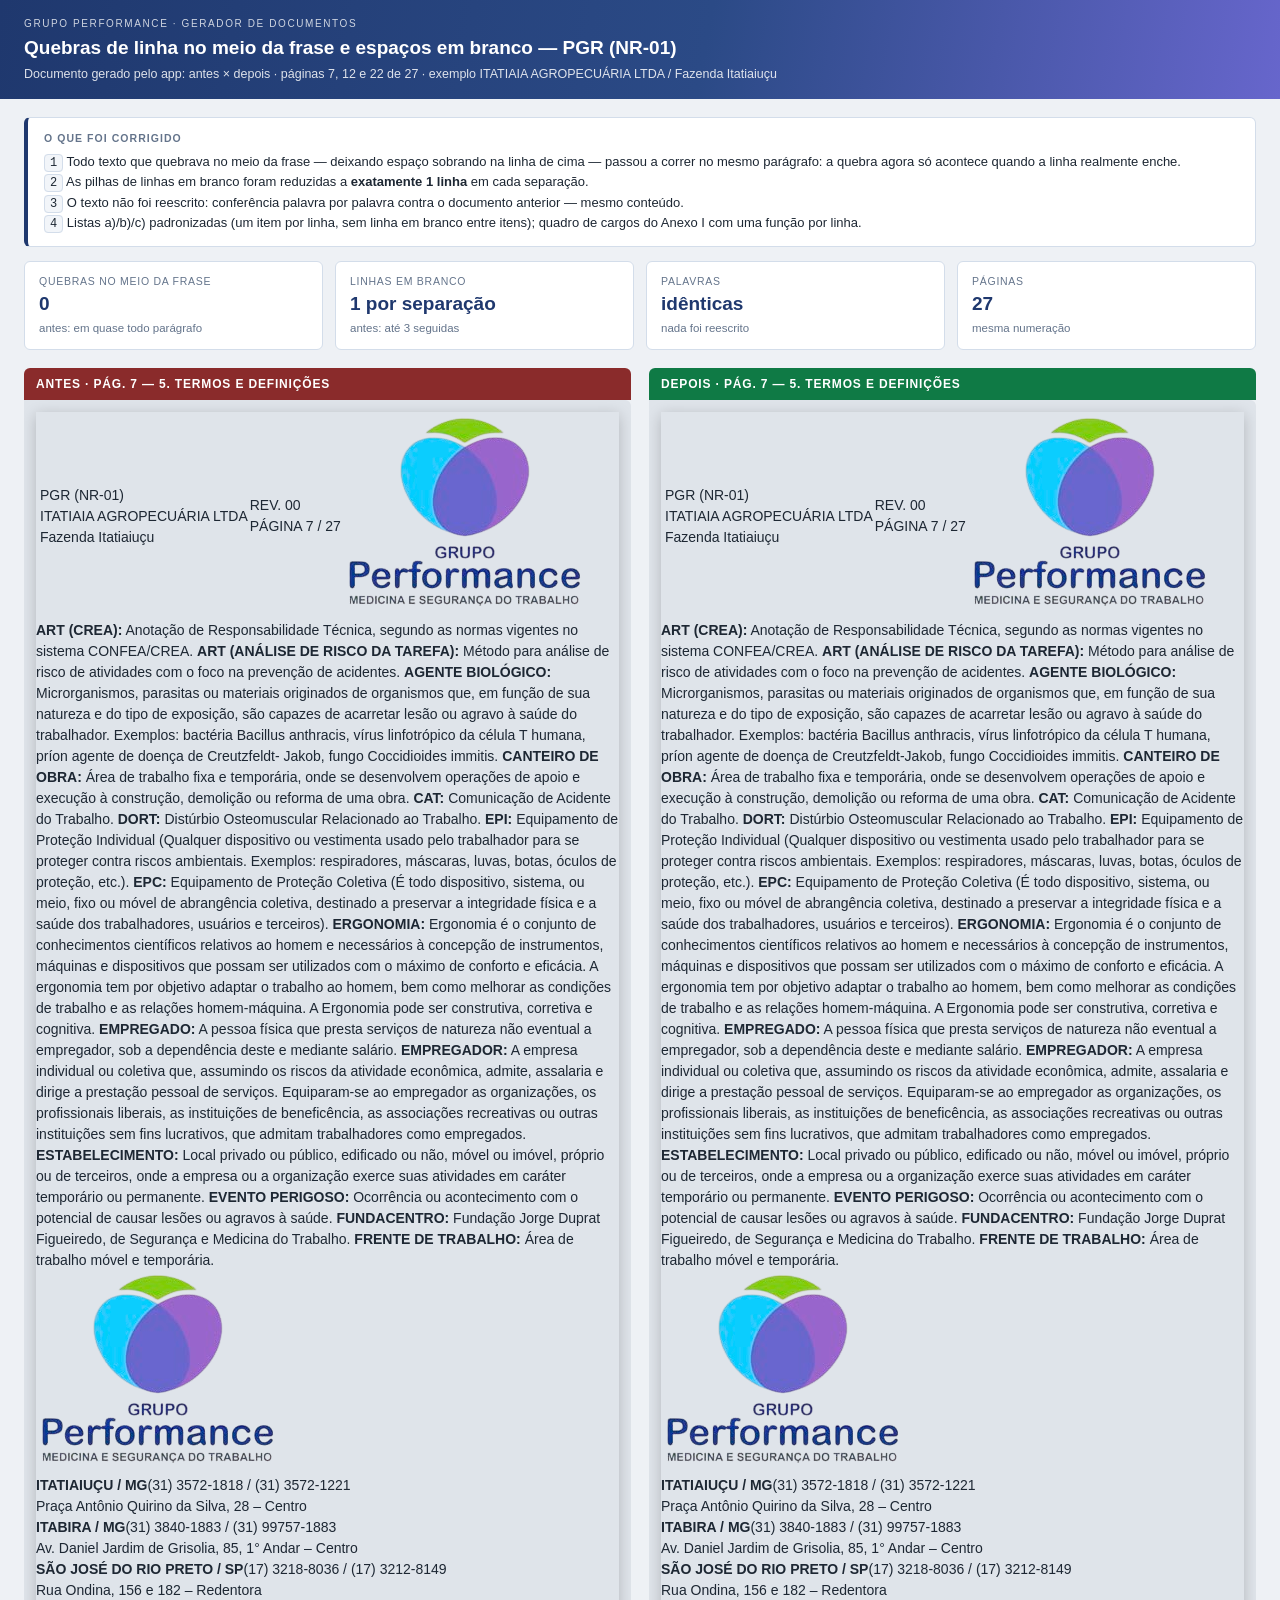
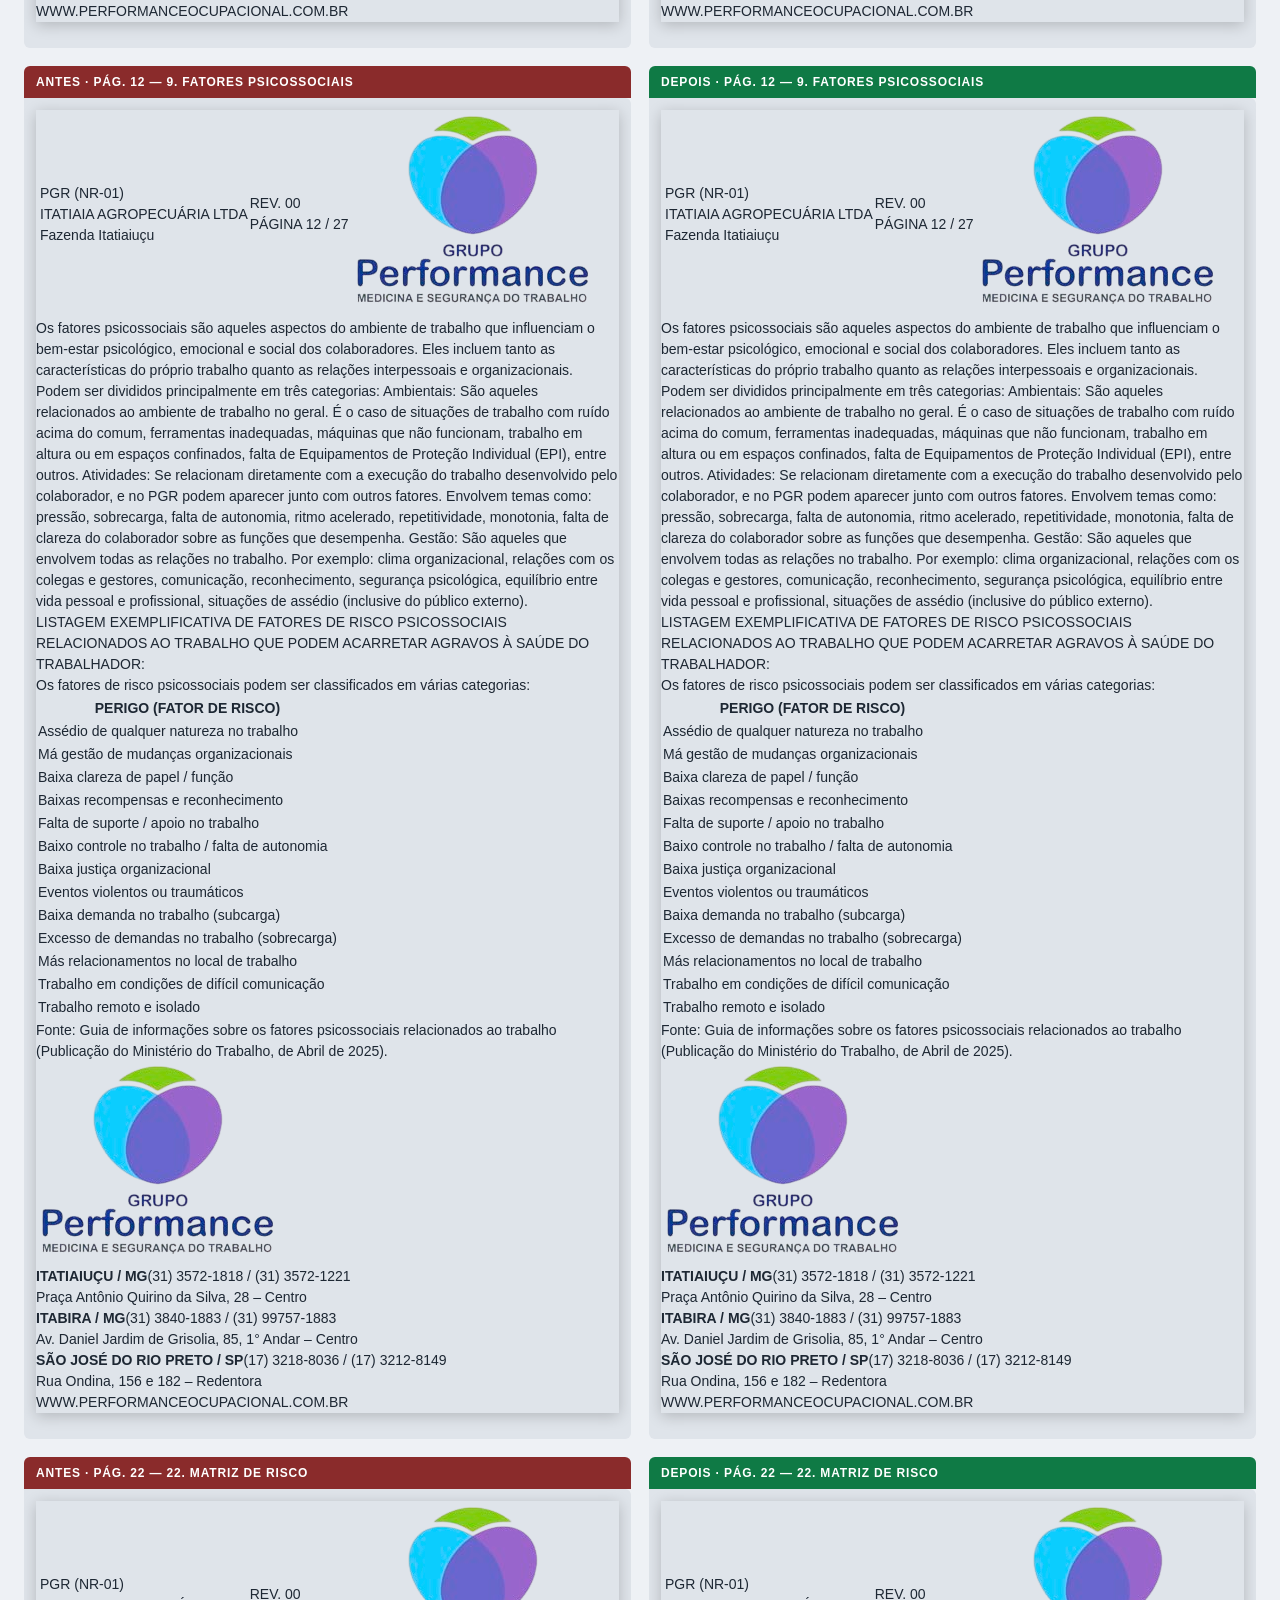
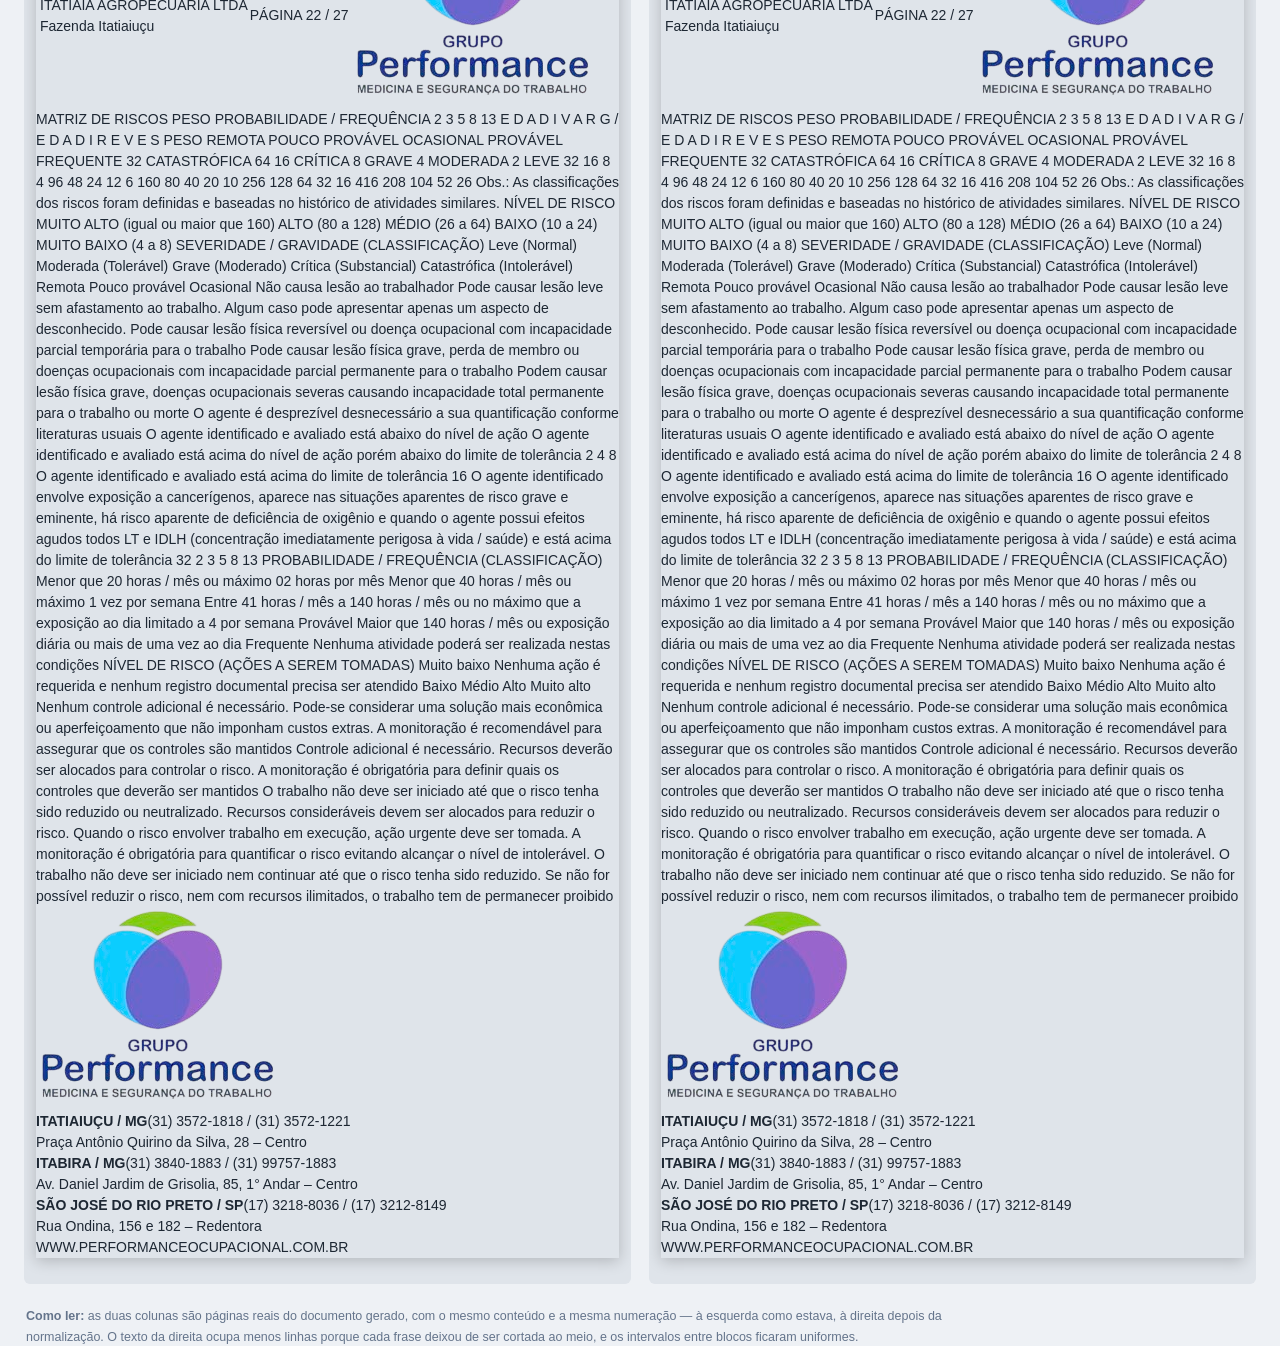
<file: preview-quebras-linhas.html>
<!DOCTYPE html>
<html lang="pt-BR"><head><meta charset="UTF-8">
<meta name="viewport" content="width=device-width, initial-scale=1.0">
<title>Preview &middot; Quebras de linha e espaços em branco (PGR NR-01)</title>
<style>/* ===== Gerador de Documentos PGR/PCMSO — Identidade Grupo Performance =====
   Design system: azul-marinho #1F386E + acentos ciano/verde/roxo (filete tricolor). */

* { box-sizing: border-box; margin: 0; padding: 0; }

:root {
  /* Cores da marca */
  --azul: #1F386E;        /* primária — títulos, bordas de destaque, marca */
  --azul2: #2C4D8F;       /* apoio / hover */
  --azul-grad: #2B4A86;   /* ponto intermediário do gradiente escuro */
  --ciano: #04CCFF;       /* acento 1 */
  --verde: #7FCC0E;       /* acento 2 */
  --roxo: #9A66CB;        /* acento 3 */
  --indigo: #6766CC;      /* selecionado / fim do gradiente */
  /* Neutros */
  --claro: #EAF1FA;
  --claro2: #F4F8FD;
  --borda: #D3DDEA;
  --txt: #1D2733;
  --mut: #64748B;
  --bg: #EEF2F7;
  --card: #ffffff;
  /* Semânticas */
  --ok: #0F7A45;
  --ok-btn: #15803D;
  --alerta-bg: #FEF3C7; --alerta-txt: #92400E; --alerta-bd: #FCD34D;
  --erro-bg: #FEE2E2; --erro-txt: #991B1B; --erro-bd: #FCA5A5;
  --foco: #93C5FD;
  --tab-bd: #9FB3CD;
  --shadow: 0 1px 3px rgba(31,56,110,.08), 0 4px 14px rgba(31,56,110,.06);
}

html, body { height: 100%; }
body {
  font-family: "Segoe UI", Roboto, Arial, sans-serif;
  background: var(--bg);
  color: var(--txt);
  font-size: 14px;
  line-height: 1.5;
}

/* ---------- topbar (gradiente escuro + filete tricolor) ---------- */
.topbar {
  display: flex; align-items: center; justify-content: space-between;
  gap: 16px; padding: 12px 24px;
  background: linear-gradient(100deg, #1F386E 0%, #2B4A86 55%, #6766CC 100%);
  color: #fff;
  position: relative;
}
.topbar::after {
  content: ""; display: block; height: 3px;
  background: linear-gradient(90deg, #04CCFF 0 33%, #7FCC0E 33% 66%, #9A66CB 66% 100%);
  position: absolute; left: 0; right: 0; bottom: 0;
}
.brand { display: flex; align-items: center; gap: 14px; }
.logo-chip {
  display: inline-flex; align-items: center; justify-content: center;
  background: rgba(255,255,255,.14);
  border: 1px solid rgba(4,204,255,.55);
  border-radius: 8px;
  padding: 3px 5px;
}
.logo-img {
  height: 22px; width: auto; max-width: 96px;
  display: block; object-fit: contain;
}
.brand h1 { font-size: 16px; font-weight: 700; letter-spacing: .02em; color: #fff; }
.brand p { font-size: 11px; opacity: .85; color: #fff; }
.top-actions { display: flex; gap: 8px; flex-wrap: wrap; }

/* ---------- buttons ---------- */
.btn {
  border: 1px solid var(--borda); background: var(--card); color: var(--azul);
  padding: 8px 14px; border-radius: 6px; cursor: pointer; font-size: 13px;
  transition: all .15s; white-space: nowrap; font-weight: 600;
}
.btn:hover { border-color: var(--azul2); background: var(--claro2); }
.btn.primary { background: var(--azul); border-color: var(--azul); color: #fff; }
.btn.primary:hover { background: var(--azul2); }
.btn.ghost { background: rgba(255,255,255,.12); border-color: rgba(255,255,255,.25); color: #fff; }
.btn.ghost:hover { background: rgba(255,255,255,.22); }
.btn.ghost.danger { background: rgba(185,28,28,.28); border-color: rgba(185,28,28,.5); }
.btn.ghost.danger:hover { background: rgba(185,28,28,.42); }
.btn.green { background: var(--ok-btn); border-color: var(--ok-btn); color: #fff; }
.btn.green:hover { background: #166534; }
.btn.big { padding: 12px 22px; font-size: 15px; }
.btn:disabled { opacity: .5; cursor: not-allowed; }
.file-label { display: inline-flex; align-items: center; cursor: pointer; }

/* ---------- tabs ---------- */
.tabs {
  display: flex; gap: 4px; padding: 10px 24px 0; flex-wrap: wrap;
  background: #fff; border-bottom: 1px solid var(--borda);
  position: sticky; top: 0; z-index: 20;
}
.tab {
  border: none; background: none; padding: 10px 16px; cursor: pointer;
  font-size: 13.5px; color: var(--mut); border-bottom: 3px solid transparent;
  margin-bottom: -1px; font-weight: 600;
}
.tab:hover { color: var(--azul); }
.tab.active { color: var(--azul); border-bottom-color: var(--indigo); }

/* ---------- panels ---------- */
main { max-width: 1180px; margin: 0 auto; padding: 24px; }
.panel { display: none; }
.panel.active { display: block; animation: fade .2s ease; }
@keyframes fade { from { opacity: 0; transform: translateY(4px); } to { opacity: 1; } }
.panel h2 { font-size: 20px; color: var(--azul); margin-bottom: 6px; font-weight: 700; }
.panel h3 { font-size: 15px; color: var(--azul); margin-bottom: 10px; font-weight: 700; }
.muted { color: var(--mut); font-size: 13px; }
.mt { margin-top: 22px; }

/* ---------- doc cards ---------- */
.doc-grid { display: grid; grid-template-columns: repeat(auto-fill, minmax(240px, 1fr)); gap: 14px; margin-top: 18px; }
.doc-card {
  text-align: left; background: var(--card); border: 2px solid var(--borda);
  border-radius: 9px; padding: 18px; cursor: pointer; transition: all .15s;
  display: flex; flex-direction: column; gap: 6px;
}
.doc-card:hover { border-color: var(--azul); transform: translateY(-2px); box-shadow: var(--shadow); }
.doc-card.selected { border-color: var(--indigo); background: var(--claro2); box-shadow: 0 0 0 3px rgba(103,102,204,.14); }
.doc-badge {
  align-self: flex-start; background: var(--azul); color: #fff;
  font-size: 11px; font-weight: 700; padding: 3px 10px; border-radius: 20px;
  letter-spacing: .04em;
}
.doc-card strong { font-size: 16px; color: var(--azul); }
.doc-card small { color: var(--mut); font-size: 12px; }
.doc-meta { font-size: 11.5px; color: var(--mut); margin-top: 4px; }

/* ---------- info box ---------- */
.info-box {
  margin-top: 16px; background: var(--claro2); border: 1px solid var(--borda);
  border-left: 5px solid var(--verde);
  border-radius: 4px; padding: 12px 16px; font-size: 13px;
}
.elab-grid { display: grid; grid-template-columns: 1fr 1fr; gap: 6px 18px; }
.elab-grid div { color: var(--txt); }

/* ---------- cards de formulário ---------- */
.card {
  background: var(--card); border: 1px solid var(--borda);
  border-radius: 9px; padding: 18px; box-shadow: var(--shadow);
}
.grid-2 { display: grid; grid-template-columns: 1fr 1fr; gap: 16px; margin-top: 18px; }
@media (max-width: 900px) { .grid-2 { grid-template-columns: 1fr; } }
.form-grid { display: grid; grid-template-columns: 1fr 1fr; gap: 12px; }
@media (max-width: 640px) { .form-grid { grid-template-columns: 1fr; } }
.fg { display: flex; flex-direction: column; gap: 4px; }
.fg label { font-size: 11.5px; color: var(--mut); font-weight: 600; text-transform: uppercase; letter-spacing: .03em; }
.fg input, .fg select, .lookup-field input, .lookup-field select {
  border: 1px solid var(--borda); border-radius: 6px; padding: 8px 10px;
  font-size: 13.5px; background: #fff; color: var(--txt); width: 100%;
}
.fg input:focus, .lookup-field input:focus, .lookup-field select:focus {
  outline: none; border-color: var(--azul); box-shadow: 0 0 0 3px rgba(147,197,253,.4);
}

/* ---------- lookup ---------- */
.lookup-row {
  display: flex; align-items: flex-end; gap: 10px; flex-wrap: wrap;
  background: var(--card); border: 1px solid var(--borda); border-radius: 9px;
  padding: 14px; margin-top: 16px; box-shadow: var(--shadow);
}
.lookup-field { flex: 1; min-width: 240px; display: flex; flex-direction: column; gap: 4px; }
.lookup-field.small { max-width: 200px; flex: 0 0 auto; }
.lookup-field label { font-size: 11.5px; color: var(--mut); font-weight: 600; text-transform: uppercase; letter-spacing: .03em; }
.lookup-valid { font-size: 12px; min-height: 16px; padding-left: 2px; }
.lookup-valid.ok { color: var(--ok); }
.lookup-valid.err { color: var(--erro-txt); }
.lookup-msg { font-size: 12.5px; color: var(--mut); align-self: center; }
.lookup-msg.ok { color: var(--ok); }
.lookup-msg.err { color: var(--erro-txt); }
.lookup-msg.warn { color: var(--alerta-txt); font-weight: 600; }

/* ---------- uploads / logo do cliente ---------- */
.upload-row { display: flex; align-items: center; gap: 12px; flex-wrap: wrap; margin-top: 16px; }
.logo-box { display: flex; align-items: center; gap: 12px; flex-wrap: wrap; margin-top: 14px; padding-top: 14px; border-top: 1px solid var(--borda); }
.logo-preview {
  position: relative; width: 96px; height: 96px; flex: none;
  border: 1px dashed var(--borda); border-radius: 6px; background: var(--claro2);
  display: flex; align-items: center; justify-content: center;
}
.logo-preview img { max-width: 100%; max-height: 100%; object-fit: contain; }
.logo-preview .del {
  position: absolute; top: -6px; right: -6px; border: none; background: rgba(185,28,28,.9);
  color: #fff; width: 22px; height: 22px; border-radius: 50%; cursor: pointer; font-size: 13px;
}

/* ---------- cargos ---------- */
.cargos-toolbar { display: flex; align-items: center; gap: 12px; margin: 18px 0 10px; }
.cargos-list { display: flex; flex-direction: column; gap: 14px; }
.cargo-card {
  background: var(--card); border: 1px solid var(--borda); border-radius: 9px;
  padding: 16px; box-shadow: var(--shadow);
}
.cargo-card header { display: flex; align-items: center; justify-content: space-between; margin-bottom: 12px; }
.cargo-card header h3 { margin: 0; color: var(--azul); }
.cargo-card .fg { margin-bottom: 10px; }
.cargo-sub { border-top: 1px dashed var(--borda); margin-top: 12px; padding-top: 12px; }
.cargo-sub h4 { font-size: 12px; color: var(--mut); margin-bottom: 8px; text-transform: uppercase; letter-spacing: .4px; }
table.data { width: 100%; border-collapse: collapse; font-size: 12.5px; margin-bottom: 12px; }
table.data th, table.data td { border: 1px solid var(--borda); padding: 6px 8px; text-align: left; vertical-align: top; }
table.data th { background: linear-gradient(180deg,#E4EDFA,#D3E2F5); color: var(--azul); font-weight: 700; }
table.data input, table.data select {
  border: none; border-bottom: 1px solid transparent; width: 100%;
  padding: 3px 2px; font-size: 12.5px; background: transparent;
}
table.data input:focus, table.data select:focus { border-bottom-color: var(--azul); outline: none; }
.row-del {
  border: none; background: none; color: var(--erro-txt); cursor: pointer; font-size: 16px; padding: 2px 6px;
}
.icon-btn {
  border: 1px solid var(--borda); background: #fff; border-radius: 6px;
  padding: 5px 10px; cursor: pointer; font-size: 12.5px; color: var(--azul);
}
.icon-btn:hover { border-color: var(--azul); color: var(--azul); }

/* ---------- cronograma ---------- */
.acoes-list { display: flex; flex-direction: column; gap: 10px; margin-top: 10px; }
.acao-card {
  background: var(--card); border: 1px solid var(--borda); border-radius: 9px;
  padding: 12px 14px; display: flex; flex-direction: column; gap: 8px;
}
.acao-top { display: flex; align-items: center; gap: 10px; flex-wrap: wrap; }
.acao-top .fg { flex: 1; min-width: 200px; }
.acao-top .fg label { font-size: 11px; }
.mode-switch { display: flex; gap: 4px; }
.mode-switch button {
  border: 2px solid var(--borda); background: #fff; padding: 5px 10px;
  border-radius: 6px; cursor: pointer; font-size: 12px; color: var(--txt);
}
.mode-switch button.active { border-color: var(--indigo); color: var(--azul); box-shadow: 0 0 0 3px rgba(103,102,204,.18); }
.crono-preview {
  margin-top: 14px; background: var(--card); border: 1px solid var(--borda);
  border-radius: 9px; padding: 14px; overflow-x: auto; box-shadow: var(--shadow);
}
.crono-table { width: 100%; border-collapse: collapse; font-size: 11.5px; min-width: 720px; }
.crono-table th, .crono-table td { border: 1px solid var(--borda); padding: 4px 5px; text-align: center; }
.crono-table th { background: linear-gradient(180deg,#E4EDFA,#D3E2F5); color: var(--azul); font-weight: 700; }
.crono-table .acao-cell { text-align: left; min-width: 160px; }
.crono-table .mark { font-weight: 700; color: var(--azul); font-size: 1.6em; line-height: 1; }
.crono-table .mark::before { content: "○"; }

/* ---------- anexo ---------- */
.anexo-grid { display: grid; grid-template-columns: repeat(auto-fill, minmax(160px, 1fr)); gap: 12px; margin-top: 16px; }
.anexo-item {
  background: var(--card); border: 1px solid var(--borda); border-radius: 9px;
  padding: 8px; position: relative; box-shadow: var(--shadow);
}
.anexo-item img { width: 100%; height: 120px; object-fit: contain; background: var(--claro2); border-radius: 6px; }
.anexo-item .pos { font-size: 11px; color: var(--mut); text-align: center; margin-top: 4px; }
.anexo-item .del {
  position: absolute; top: 4px; right: 4px; border: none; background: rgba(185,28,28,.9);
  color: #fff; width: 22px; height: 22px; border-radius: 50%; cursor: pointer; font-size: 13px;
}

/* ---------- gerar / resumo ---------- */
.resumo { display: grid; grid-template-columns: repeat(auto-fill, minmax(230px, 1fr)); gap: 10px; }
.resumo .item { background: var(--claro2); border: 1px solid var(--borda); border-radius: 6px; padding: 10px 12px; }
.resumo .item b { display: block; font-size: 11px; color: var(--mut); text-transform: uppercase; letter-spacing: .03em; }
.gerar-actions { display: flex; gap: 12px; margin-top: 18px; flex-wrap: wrap; }

/* ---------- histórico de revisões ---------- */
.revisoes { display: flex; flex-direction: column; gap: 8px; }
.rev-row { display: grid; grid-template-columns: 70px 130px 1fr; gap: 10px; align-items: start;
  background: var(--claro2); border: 1px solid var(--borda); border-radius: 6px; padding: 9px 12px; font-size: 13px; }
.rev-row.rev-original { background: #eef4ff; border-color: #c7d8f5; }
.rev-row .rev-n { font-weight: 700; color: var(--azul); }
.rev-row .rev-d { color: var(--mut); }
.rev-row .rev-h { color: var(--txt); }

/* ---------- modal ---------- */
.modal-backdrop {
  position: fixed; inset: 0; background: rgba(15,25,40,.55);
  display: flex; align-items: center; justify-content: center; z-index: 100; padding: 20px;
}
.modal-backdrop[hidden] { display: none; }
.modal {
  background: #fff; border-radius: 9px; width: 100%; max-width: 640px;
  box-shadow: 0 20px 60px rgba(0,0,0,.3); max-height: 90vh; display: flex; flex-direction: column;
}
.modal-head { display: flex; justify-content: space-between; align-items: center; padding: 16px 20px; border-bottom: 1px solid var(--borda); }
.modal-head h3 { font-size: 16px; color: var(--azul); }
.modal-close { border: none; background: none; font-size: 24px; cursor: pointer; color: var(--mut); line-height: 1; }
.modal-body { padding: 20px; overflow-y: auto; }
.modal-months { display: grid; grid-template-columns: repeat(auto-fill, minmax(140px, 1fr)); gap: 10px; margin-bottom: 16px; }
.modal-months label {
  display: flex; align-items: center; gap: 8px; padding: 8px 10px;
  border: 1px solid var(--borda); border-radius: 6px; cursor: pointer; font-size: 13px;
}
.modal-months label:hover { border-color: var(--azul); }
.modal-months input { width: auto; }
.modal-months input[type=checkbox] { accent-color: var(--azul); width: 16px; height: 16px; }
.modal-months input[type=radio] { accent-color: var(--azul); }
.modal-style { display: flex; align-items: center; gap: 14px; margin-bottom: 12px; font-size: 13px; }
.radio { display: flex; align-items: center; gap: 5px; cursor: pointer; }
.resp-options { display: flex; flex-direction: column; gap: 8px; margin: 4px 0 14px; }
.resp-options input[type=radio] { width: auto; accent-color: var(--azul); }
.resp-fields { margin-top: 2px; }
.resp-summary .elab-grid > div { font-size: 14px; }
.modal-legend { font-size: 13px; display: flex; gap: 14px; flex-wrap: wrap; align-items: center; }
.modal-foot { display: flex; justify-content: flex-end; gap: 10px; padding: 14px 20px; border-top: 1px solid var(--borda); }

/* ---------- toast ---------- */
.toast {
  position: fixed; bottom: 24px; left: 50%; transform: translateX(-50%);
  background: var(--azul); color: #fff; padding: 12px 22px; border-radius: 8px;
  font-size: 13.5px; z-index: 200; box-shadow: 0 8px 24px rgba(0,0,0,.25);
}
.toast.ok { background: var(--ok); }
.toast.err { background: var(--erro-txt); }

/* =========================================================
   DOCUMENTO — páginas A4 (capa + cabeçalho/rodapé tricolor)
   ========================================================= */
.doc-print { display: none; }
.doc-print.show { display: block; }
@media print {
  body * { visibility: hidden; }
  .doc-print.show, .doc-print.show * { visibility: visible; }
  .doc-print.show { position: absolute; left: 0; top: 0; width: 100%; }
  .doc-print .page { page-break-after: always; }
  .doc-print .page:last-child { page-break-after: auto; }
  @page { size: A4; margin: 0; }
}
.doc-print {
  background: #fff; color: var(--txt); padding: 0;
  font-family: "Segoe UI", Roboto, Arial, sans-serif;
  font-size: 10.3pt; line-height: 1.32;
}
.doc-print .page { text-align: justify; }
.doc-print table, .doc-print .phead, .doc-print .pfoot, .doc-print .idx-table,
.doc-print .cover-hist, .doc-print h2, .doc-print h3 { text-align: left; }
.doc-print .phead-tbl .c-title, .doc-print .phead-tbl .c-pag { text-align: center; }
.doc-print b { font-weight: 700; }
.doc-print .plist { padding-left: 22px; text-indent: -22px; }
/* título de verbete em linha própria: alinhado à esquerda (sem justificar/esticar) */
.doc-print .def-title { text-align: left; margin: 0; }
/* listas (a, b, c...) recuadas dentro do texto */
.doc-print .list-indent { margin: 1.32em 0 1.32em 10mm; }
/* lista com marcadores: um item por linha, entre itens o mesmo respiro de 1 linha do texto */
.doc-print .bullet-list { margin: 0 0 1.32em; padding-left: 10mm; }
.doc-print .bullet-list > div { padding-left: 5mm; text-indent: -5mm; }
.doc-print .bullet-list > div + div { margin-top: 1.32em; }
/* lista recuada sem margem própria: o respiro de 1 linha vem do parágrafo .doc-p-gap que a introduz */
.doc-print .list-flush { margin: 0 0 1.32em 10mm; }
/* parágrafo que precisa de formatação no meio do texto (ex.: razão social em negrito) */
.doc-print .doc-p { margin: 0; }
/* título de seção: uma linha em branco antes do primeiro verbete */
.doc-print .def-title-gap { margin: 0 0 1.32em; }
/* subtítulo em negrito dentro de uma seção: alinhado à esquerda, com exatamente uma
   linha em branco antes e depois (a quebra do template é removida para não somar com a margem) */
.doc-print .sub-title { margin: 1.32em 0; text-align: left; font-weight: 700; }
.doc-print .page > .sub-title:first-child { margin-top: 0; }
/* parágrafo seguido de um título de seção ou de uma lista: uma linha em branco entre eles */
.doc-print .doc-p-gap { margin: 0 0 1.32em; }
/* continuação de uma definição (ex.: "EQUIPARAM-SE AOS ACIDENTES DE TRABALHO:") */
.doc-print .def-sub { margin: 0 0 0 9mm; }
/* lista que pertence a uma definição: recuada e com espaço antes do próximo item */
.doc-print .plist-sub { margin: 0 0 18px 17mm; }
/* cada item da lista: número alinhado à esquerda e quebras alinhadas ao texto */
.doc-print .plist-item { padding-left: 22px; text-indent: -22px; }
.doc-print .page {
  width: 210mm; min-height: 297mm; padding: 9mm 11mm 10mm;
  margin: 0 auto; box-sizing: border-box;
  background: #fff; white-space: pre-wrap; word-wrap: break-word;
  position: relative;
  display: flex; flex-direction: column;
  /* filete tricolor no topo de cada página (assinatura) */
  border-top: 2px solid var(--azul);
  box-shadow: 0 3px 14px rgba(0,0,0,.3);
}
/* conteúdo da página ocupa o espaço restante, empurrando o rodapé para o fim */
.doc-print .page > .pfoot { flex: 0 0 auto; margin-top: auto; }
/* segmento tricolor sobreposto ao topo */
.doc-print .page::before {
  content: ""; display: block; height: 2px;
  background: linear-gradient(90deg, #04CCFF 0 33%, #7FCC0E 33% 66%, #9A66CB 66% 100%);
  margin: -9mm -11mm 5px -11mm; /* full-bleed */
}
/* ---------- Cabeçalho de página (tabela de 4 colunas) ---------- */
.doc-print .phead { margin-bottom: 6px; }
.doc-print .phead-tbl {
  width: 100%; border-collapse: collapse;
  border: 1.5px solid var(--azul); border-radius: 2px;
}
.doc-print .phead-tbl td { border: 1px solid var(--borda); padding: 5px 8px; vertical-align: middle; }
.doc-print .phead-tbl .c-client { width: 26%; text-align: left; }
.doc-print .phead-tbl .c-title { width: 36%; text-align: center; }
.doc-print .phead-tbl .c-pag { width: 14%; text-align: center; font-size: 8.5pt; color: var(--txt); }
.doc-print .phead-tbl .c-logo { width: 24%; text-align: right; }
.doc-print .phead-doc { font-weight: 700; color: var(--azul); font-size: 12pt; letter-spacing: .02em; line-height: 1.1; }
.doc-print .phead-emp { font-weight: 700; color: var(--txt); font-size: 10pt; line-height: 1.2; margin-top: 2px; }
.doc-print .phead-unit { font-weight: 600; color: var(--txt2); font-size: 8pt; line-height: 1.2; margin-top: 1px; }
.doc-print .phead-logo { max-height: 52px; width: auto; object-fit: contain; display: block; }
.doc-print .phead-logo-client { max-height: 64px; }

/* ---------- Rodapé de página ---------- */
.doc-print .pfoot {
  margin-top: 4mm;
  border-top: 2px solid var(--azul);
  padding-top: 3px;
  font-size: 6.9pt;
  color: var(--txt);
  display: flex;
  flex-direction: column;
  gap: 4px;
  line-height: 1.25;
  position: relative;
}
.doc-print .pfoot::before {
  content: "";
  position: absolute;
  top: -2px;
  left: 0;
  width: 38%;
  height: 2px;
  background: linear-gradient(90deg, #04CCFF, #7FCC0E, #9A66CB);
}
.doc-print .pfoot .pfoot-row {
  flex: 1 1 auto;
  display: flex;
  align-items: center;
  justify-content: center;
  gap: 14px;
}
.doc-print .pfoot .lg {
  flex: 0 0 auto;
  display: flex;
  align-items: center;
}
.doc-print .pfoot .lg img {
  height: 34px;
  object-fit: contain;
  padding-right: 7px;
}
.doc-print .pfoot .unidades {
  flex: 1 1 auto;
  display: flex;
  justify-content: center;
  gap: 18px;
}
.doc-print .pfoot .u {
  flex: 1 1 0;
  max-width: 24%;
  min-width: 0;
  text-align: center;
}
.doc-print .pfoot b {
  display: block;
  font-size: 7.1pt;
  color: var(--azul);
}
.doc-print .pfoot .site {
  display: block;
  text-align: center;
  font-size: 7.4pt;
  font-weight: 700;
  color: var(--azul);
  letter-spacing: .04em;
  margin-top: 4px;
  width: 100%;
}

/* ---------- Capa ---------- */
.doc-print .page.cover {
  padding-top: 14mm;
  background: linear-gradient(135deg, #F4F8FD 0%, #E9F1FB 100%);
  border-top: 4px solid var(--ciano);
  border-bottom: 4px solid var(--roxo);
  text-align: center;
}
.doc-print .page.cover::before { display: none; }   /* não repete o filete do topo */
.doc-print .page.cover::after { display: none; }    /* não repete o rodapé */
.doc-print .page.cover .doc-logo {
  max-height: 32mm; width: auto; margin: 0 auto 12px auto;
  display: block;
}
/* linha tricolor central na capa (62% × 5px) */
.doc-print .page.cover > .cover-line {
  display: block; width: 62%; height: 5px; margin: 6px auto 16px;
  border-radius: 3px;
  background: linear-gradient(90deg, #04CCFF 0 33%, #7FCC0E 33% 66%, #9A66CB 66% 100%);
}

/* ---------- conteúdo da capa ---------- */
.doc-print .page.cover .cover-brand {
  max-height: 52mm; width: auto; display: block;
  margin: 0 auto 6px auto;
}
.doc-print .page.cover .cover-client {
  max-height: 18mm; width: auto; display: block;
  margin: 6px auto 0 auto;
}
.doc-print .page.cover .cover-title {
  font-size: 34pt; font-weight: 800; color: var(--azul);
  letter-spacing: .08em; text-transform: uppercase;
  margin: 10px 0 12px;
}
.doc-print .page.cover .cover-sub {
  font-size: 16pt; font-weight: 700; color: var(--azul2);
  letter-spacing: .02em; line-height: 1.5; margin-bottom: 12px;
}
.doc-print .page.cover .cover-note {
  font-size: 11pt; color: var(--mut); margin-bottom: 22px;
}
.doc-print .page.cover .cover-info {
  background: #fff; border: 1px solid var(--borda);
  border-left: 5px solid var(--verde); border-radius: 4px;
  padding: 14px 20px; margin-bottom: 22px; line-height: 1.9;
}
.doc-print .page.cover .cover-empresa {
  font-size: 18pt; font-weight: 800; color: var(--azul); margin-bottom: 6px;
  display: flex; flex-direction: column; align-items: center;
}
.doc-print .page.cover .cover-meta {
  font-size: 12.5pt; color: var(--txt);
}

/* ---------- tabela de histórico da capa (como nos modelos) ---------- */
.doc-print .page.cover .cover-hist {
  width: 100%; border-collapse: collapse; font-size: 9pt;
  border: 1px solid var(--tab-bd);
}
.doc-print .page.cover .cover-hist th,
.doc-print .page.cover .cover-hist td {
  border: 1px solid var(--tab-bd); padding: 5px 8px; vertical-align: top;
}
.doc-print .page.cover .cover-hist thead th {
  background: linear-gradient(180deg, #E4EDFA, #D3E2F5);
  color: var(--azul); font-weight: 700; text-transform: uppercase; font-size: 8.6pt;
}
.doc-print .page.cover .cover-hist td { text-align: left; }
.doc-print .page.cover .cover-hist tbody tr:nth-child(even) td { background: var(--claro2); }

/* ---------- índice analítico ---------- */
.doc-print .idx-title {
  font-size: 13pt; font-weight: 800; color: var(--azul);
  padding: 3px 10px; border-left: 5px solid var(--ciano);
  background: linear-gradient(90deg, rgba(4,204,255,.10), rgba(4,204,255,0));
  margin: 0 0 8px 0; text-transform: uppercase; letter-spacing: .03em;
}
.doc-print .idx-table {
  width: 100%; border-collapse: collapse; font-size: 8pt;
  border: 1px solid var(--tab-bd);
  page-break-inside: avoid;
}
.doc-print .idx-table thead th {
  background: linear-gradient(180deg, #1F386E, #2B4A86);
  color: #fff; font-weight: 700; font-size: 7.5pt;
  text-transform: uppercase; letter-spacing: .03em; padding: 3px 6px;
  border: 1px solid var(--tab-bd);
}
.doc-print .idx-table thead th.idx-n { width: 6%; text-align: center; }
.doc-print .idx-table thead th.idx-p { width: 9%; text-align: center; }
.doc-print .idx-table td {
  border: 1px solid var(--tab-bd); padding: 2px 6px; vertical-align: top;
  line-height: 1.25;
}
.doc-print .idx-table td.idx-n {
  text-align: center; font-weight: 700; color: var(--azul); width: 6%;
}
.doc-print .idx-table td.idx-t { color: var(--txt); }
.doc-print .idx-table td.idx-p {
  text-align: center; font-weight: 700; color: var(--azul2); width: 9%;
}
.doc-print .idx-table tbody tr:nth-child(even) td { background: var(--claro2); }
.doc-print .idx-table tbody tr:hover td { background: #E4EDFA; }

/* ---------- logos ---------- */
.doc-logo { display: block; margin: 0 auto 8px auto; max-height: 10mm; width: auto; object-fit: contain; }

/* ---------- títulos de seção ---------- */
.doc-print h2.doc-h {
  font-size: 11pt; font-weight: 700; text-transform: uppercase;
  color: var(--azul); letter-spacing: .02em;
  border-bottom: 2px solid var(--azul);
  border-left: 5px solid var(--ciano);
  padding-left: 9px; margin: 10px 0 7px; text-align: left;
}
.doc-print .bloco { margin: 10px 0; }

/* ---------- tabelas do documento ---------- */
.doc-print .bloco.planilha-empresa,
.doc-print .bloco.planilha-elaboradora {
  page-break-inside: avoid;
  break-inside: avoid;
}
/* texto e QR code abaixo da planilha da elaboradora */
.doc-print .elab-texto {
  text-align: justify; font-size: 8.8pt; color: var(--txt);
  line-height: 1.5; margin: 7px 0;
}
.doc-print .elab-texto b { color: var(--azul); }
.doc-print .elab-qr {
  display: flex; align-items: center; justify-content: space-between;
  gap: 16px; margin: 10px 0 0 0;
}
.doc-print .elab-qr-texto {
  flex: 1 1 auto; min-width: 0;
}
.doc-print .elab-qr-texto .elab-texto { margin: 3px 0; }
.doc-print .elab-qr a {
  display: inline-block; font-size: 8.5pt; font-weight: 700;
  color: var(--azul); text-decoration: none;
  word-break: break-all;
}
.doc-print .elab-qr a:hover { text-decoration: underline; }
.doc-print .elab-qr-img {
  flex: 0 0 auto;
  width: 276px; height: 276px; object-fit: contain;
  border: 1px solid var(--borda); border-radius: 4px;
  padding: 8px; background: #fff;
}
.doc-print table.doc-table {
  width: 100%; border-collapse: collapse; font-size: 8.9pt; margin: 8px 0;
}
.doc-print table.doc-table th, .doc-print table.doc-table td {
  border: 1px solid var(--tab-bd); padding: 4px 6px; vertical-align: top;
}
.doc-print table.doc-table thead th {
  background: linear-gradient(180deg, #E4EDFA, #D3E2F5);
  color: var(--azul); font-weight: 700; text-transform: uppercase; font-size: 8.9pt;
}
.doc-print table.doc-table th { background: var(--claro2); color: var(--azul); font-weight: 700; }
.doc-print table.doc-table td { text-align: left; }
.doc-print table.doc-table td.r, .doc-print table.doc-table th.r { text-align: right; }
.doc-print table.doc-table tbody tr:nth-child(even) td { background: var(--claro2); }
.doc-print table.doc-table tr.total td {
  background: linear-gradient(180deg, #DFE9F8, #CFE0F4);
  color: var(--azul); font-weight: 700;
}
.doc-print img.anexo-img { max-width: 100%; height: auto; margin: 6px 0; }
/* tabela da listagem de fatores de risco psicossociais: uma coluna, linhas compactas */
.doc-print table.pf-table { margin: 0 0 6px; }
.doc-print table.pf-table td { padding: 3px 8px; }
/* fonte da tabela */
.doc-print .doc-fonte { font-size: 8.4pt; color: var(--mut); text-align: left; margin: 0 0 1.32em; }

/* ---------- caixas de destaque (obs/validade) ---------- */
.doc-print .obsbox {
  background: var(--claro2); border: 1px solid var(--borda);
  border-left: 4px solid var(--ciano); border-radius: 3px;
  padding: 8px 12px; font-size: 8.6pt; text-align: justify; margin: 8px 0;
}
.doc-print .val {
  text-align: center; font-weight: 700; font-size: 9.5pt; color: var(--azul);
  background: var(--claro2); border: 1px solid var(--borda);
  border-left: 4px solid var(--verde); border-radius: 3px;
  padding: 8px 12px; margin: 10px 0;
}
.doc-print .clau { text-align: justify; font-size: 9.2pt; margin: 6px 0; }
.doc-print .clau b { color: var(--azul); }
.doc-print ul.sv { columns: 2; font-size: 9pt; margin: 6px 0; }
.doc-print .assin { display: flex; gap: 20px; margin: 14px 0; }
.doc-print .assin > div { flex: 1; border-top: 1px solid #000; padding-top: 6px; font-size: 9pt; }


/* ===== preview comparativo ===== */
body.pv { background: #eef1f5; margin: 0; padding: 0 0 70px; }
.pv-topbar { background: linear-gradient(100deg, var(--azul) 0%, var(--azul-grad) 55%, var(--indigo) 100%); color: #fff; padding: 16px 24px; }
.pv-topbar .t1 { font-size: 10px; letter-spacing: .16em; text-transform: uppercase; opacity: .78; }
.pv-topbar h1 { font-size: 19px; font-weight: 700; margin: 3px 0 2px; }
.pv-topbar .t2 { font-size: 12.5px; opacity: .85; }
.pv-wrap { max-width: 1280px; margin: 0 auto; padding: 18px 24px 0; }
.pv-note { background: #fff; border: 1px solid var(--borda); border-left: 4px solid var(--azul); border-radius: 6px;
  padding: 12px 16px; font-size: 13px; line-height: 1.55; margin-bottom: 14px; }
.pv-note .lbl { display: block; font-size: 10.5px; letter-spacing: .1em; text-transform: uppercase; color: var(--mut); font-weight: 700; margin-bottom: 5px; }
.pv-note code { font-family: ui-monospace, Consolas, monospace; font-size: 12px; background: #f2f5f9; border: 1px solid var(--borda); border-radius: 4px; padding: 1px 5px; }
.pv-kpi { display: flex; gap: 12px; flex-wrap: wrap; margin-bottom: 18px; }
.pv-kpi div { flex: 1 1 200px; background: #fff; border: 1px solid var(--borda); border-radius: 6px; padding: 12px 14px; }
.pv-kpi small { display: block; font-size: 10.5px; letter-spacing: .07em; text-transform: uppercase; color: var(--mut); }
.pv-kpi b { font-size: 19px; color: var(--azul); }
.pv-kpi span { display: block; font-size: 11.5px; color: var(--mut); margin-top: 2px; }
.pv-cols { display: flex; gap: 18px; align-items: flex-start; flex-wrap: wrap; }
.pv-col { flex: 1 1 540px; min-width: 360px; }
.pv-col > h2 { font-size: 12px; letter-spacing: .07em; text-transform: uppercase; color: #fff; background: #8a2b2b;
  border-radius: 6px 6px 0 0; padding: 7px 12px; margin: 0; font-weight: 700; }
.pv-col.depois > h2 { background: var(--ok); }
.pv-col .pv-frame { background: #dfe4ea; border-radius: 0 6px 6px 6px; padding: 12px; overflow-x: auto; }
.pv-frame .doc-print { display: block; }
.pv-frame .page { margin: 0 auto 14px; box-shadow: 0 3px 14px rgba(0,0,0,.2); }
.pv-legend { font-size: 12.5px; color: var(--mut); margin: 22px 2px 0; max-width: 940px; line-height: 1.65; }
.pv-legend code { background: #fff; border: 1px solid var(--borda); border-radius: 4px; padding: 1px 5px; }
</style></head>
<body class="pv">
<div class="pv-topbar">
  <div class="t1">Grupo Performance &middot; Gerador de Documentos</div>
  <h1>Quebras de linha no meio da frase e espaços em branco &mdash; PGR (NR-01)</h1>
  <div class="t2">Documento gerado pelo app: antes &times; depois &middot; páginas 7, 12 e 22 de 27 &middot; exemplo ITATIAIA AGROPECUÁRIA LTDA / Fazenda Itatiaiuçu</div>
</div>
<div class="pv-wrap">
  <div class="pv-note">
    <span class="lbl">O que foi corrigido</span>
    <code>1</code> Todo texto que quebrava no meio da frase &mdash; deixando espaço sobrando na linha de cima &mdash; passou a
    correr no mesmo parágrafo: a quebra agora só acontece quando a linha realmente enche.<br>
    <code>2</code> As pilhas de linhas em branco foram reduzidas a <b>exatamente 1 linha</b> em cada separação.<br>
    <code>3</code> O texto não foi reescrito: conferência palavra por palavra contra o documento anterior &mdash; mesmo conteúdo.<br>
    <code>4</code> Listas a)/b)/c) padronizadas (um item por linha, sem linha em branco entre itens); quadro de cargos do Anexo I com uma função por linha.
  </div>
  <div class="pv-kpi">
    <div><small>Quebras no meio da frase</small><b>0</b><span>antes: em quase todo parágrafo</span></div>
    <div><small>Linhas em branco</small><b>1 por separação</b><span>antes: até 3 seguidas</span></div>
    <div><small>Palavras</small><b>idênticas</b><span>nada foi reescrito</span></div>
    <div><small>Páginas</small><b>27</b><span>mesma numeração</span></div>
  </div>
  <div class="pv-cols">
  <div class="pv-col"><h2>Antes &middot; pág. 7 — 5. TERMOS E DEFINIÇÕES</h2>
    <div class="pv-frame"><div class="page"><div class="phead"><table class="phead-tbl"><tbody><tr>
    <td class="c-client"></td>
    <td class="c-title"><div class="phead-doc">PGR (NR-01)</div><div class="phead-emp">ITATIAIA AGROPECUÁRIA LTDA</div><div class="phead-unit">Fazenda Itatiaiuçu</div></td>
    <td class="c-pag">REV. 00<br>PÁGINA 7 / 27</td>
    <td class="c-logo"><img src="assets/logo.png" class="phead-logo" alt="Logo"></td>
  </tr></tbody></table></div><b>ART (CREA):</b> Anotação de Responsabilidade Técnica, segundo as normas vigentes no sistema
CONFEA/CREA.

<b>ART (ANÁLISE DE RISCO DA TAREFA):</b> Método para análise de risco de atividades com o foco na prevenção de
acidentes.

<b>AGENTE BIOLÓGICO:</b> Microrganismos, parasitas ou materiais originados de organismos que, em função de sua
natureza e do tipo de exposição, são capazes de acarretar lesão ou agravo à saúde do trabalhador. Exemplos:
bactéria Bacillus anthracis, vírus linfotrópico da célula T humana, príon agente de doença de Creutzfeldt-
Jakob, fungo Coccidioides immitis.

<b>CANTEIRO DE OBRA:</b> Área de trabalho fixa e temporária, onde se desenvolvem operações de apoio e execução à
construção, demolição ou reforma de uma obra.

<b>CAT:</b> Comunicação de Acidente do Trabalho.

<b>DORT:</b> Distúrbio Osteomuscular Relacionado ao Trabalho.

<b>EPI:</b> Equipamento de Proteção Individual (Qualquer dispositivo ou vestimenta usado pelo trabalhador para
se proteger contra riscos ambientais. Exemplos: respiradores, máscaras, luvas, botas, óculos de proteção, etc.).

<b>EPC:</b> Equipamento de Proteção Coletiva (É todo dispositivo, sistema, ou meio, fixo ou móvel de abrangência
coletiva, destinado a preservar a integridade física e a saúde dos trabalhadores, usuários e terceiros).

<b>ERGONOMIA:</b> Ergonomia é o conjunto de conhecimentos científicos relativos ao homem e necessários à
concepção de instrumentos, máquinas e dispositivos que possam ser utilizados com o máximo de conforto e
eficácia. A ergonomia tem por objetivo adaptar o trabalho ao homem, bem como melhorar as condições de
trabalho e as relações homem-máquina. A Ergonomia pode ser construtiva, corretiva e cognitiva.

<b>EMPREGADO:</b> A pessoa física que presta serviços de natureza não eventual a empregador, sob a dependência
deste e mediante salário.

<b>EMPREGADOR:</b> A empresa individual ou coletiva que, assumindo os riscos da atividade econômica, admite,
assalaria e dirige a prestação pessoal de serviços. Equiparam-se ao empregador as organizações, os
profissionais liberais, as instituições de beneficência, as associações recreativas ou outras instituições sem fins
lucrativos, que admitam trabalhadores como empregados.

<b>ESTABELECIMENTO:</b> Local privado ou público, edificado ou não, móvel ou imóvel, próprio ou de terceiros, onde
a empresa ou a organização exerce suas atividades em caráter temporário ou permanente.

<b>EVENTO PERIGOSO:</b> Ocorrência ou acontecimento com o potencial de causar lesões ou agravos à saúde.

<b>FUNDACENTRO:</b> Fundação Jorge Duprat Figueiredo, de Segurança e Medicina do Trabalho.

<b>FRENTE DE TRABALHO:</b> Área de trabalho móvel e temporária.

<div class="pfoot">
    <div class="pfoot-row">
      <div class="lg"><img src="assets/logo.png" alt="Grupo Performance"></div>
      <div class="unidades"><div class="u"><b>ITATIAIUÇU / MG</b>(31) 3572-1818 / (31) 3572-1221<br>Praça Antônio Quirino da Silva, 28 – Centro</div><div class="u"><b>ITABIRA / MG</b>(31) 3840-1883 / (31) 99757-1883<br>Av. Daniel Jardim de Grisolia, 85, 1° Andar – Centro</div><div class="u"><b>SÃO JOSÉ DO RIO PRETO / SP</b>(17) 3218-8036 / (17) 3212-8149<br>Rua Ondina, 156 e 182 – Redentora</div></div>
    </div>
    <div class="site">WWW.PERFORMANCEOCUPACIONAL.COM.BR</div>
  </div></div></div></div>
  <div class="pv-col depois"><h2>Depois &middot; pág. 7 — 5. TERMOS E DEFINIÇÕES</h2>
    <div class="pv-frame"><div class="page"><div class="phead"><table class="phead-tbl"><tbody><tr>
    <td class="c-client"></td>
    <td class="c-title"><div class="phead-doc">PGR (NR-01)</div><div class="phead-emp">ITATIAIA AGROPECUÁRIA LTDA</div><div class="phead-unit">Fazenda Itatiaiuçu</div></td>
    <td class="c-pag">REV. 00<br>PÁGINA 7 / 27</td>
    <td class="c-logo"><img src="assets/logo.png" class="phead-logo" alt="Logo"></td>
  </tr></tbody></table></div><b>ART (CREA):</b> Anotação de Responsabilidade Técnica, segundo as normas vigentes no sistema CONFEA/CREA.

<b>ART (ANÁLISE DE RISCO DA TAREFA):</b> Método para análise de risco de atividades com o foco na prevenção de acidentes.

<b>AGENTE BIOLÓGICO:</b> Microrganismos, parasitas ou materiais originados de organismos que, em função de sua natureza e do tipo de exposição, são capazes de acarretar lesão ou agravo à saúde do trabalhador. Exemplos: bactéria Bacillus anthracis, vírus linfotrópico da célula T humana, príon agente de doença de Creutzfeldt-Jakob, fungo Coccidioides immitis.

<b>CANTEIRO DE OBRA:</b> Área de trabalho fixa e temporária, onde se desenvolvem operações de apoio e execução à construção, demolição ou reforma de uma obra.

<b>CAT:</b> Comunicação de Acidente do Trabalho.

<b>DORT:</b> Distúrbio Osteomuscular Relacionado ao Trabalho.

<b>EPI:</b> Equipamento de Proteção Individual (Qualquer dispositivo ou vestimenta usado pelo trabalhador para se proteger contra riscos ambientais. Exemplos: respiradores, máscaras, luvas, botas, óculos de proteção, etc.).

<b>EPC:</b> Equipamento de Proteção Coletiva (É todo dispositivo, sistema, ou meio, fixo ou móvel de abrangência coletiva, destinado a preservar a integridade física e a saúde dos trabalhadores, usuários e terceiros).

<b>ERGONOMIA:</b> Ergonomia é o conjunto de conhecimentos científicos relativos ao homem e necessários à concepção de instrumentos, máquinas e dispositivos que possam ser utilizados com o máximo de conforto e eficácia. A ergonomia tem por objetivo adaptar o trabalho ao homem, bem como melhorar as condições de trabalho e as relações homem-máquina. A Ergonomia pode ser construtiva, corretiva e cognitiva.

<b>EMPREGADO:</b> A pessoa física que presta serviços de natureza não eventual a empregador, sob a dependência deste e mediante salário.

<b>EMPREGADOR:</b> A empresa individual ou coletiva que, assumindo os riscos da atividade econômica, admite, assalaria e dirige a prestação pessoal de serviços. Equiparam-se ao empregador as organizações, os profissionais liberais, as instituições de beneficência, as associações recreativas ou outras instituições sem fins lucrativos, que admitam trabalhadores como empregados.

<b>ESTABELECIMENTO:</b> Local privado ou público, edificado ou não, móvel ou imóvel, próprio ou de terceiros, onde a empresa ou a organização exerce suas atividades em caráter temporário ou permanente.

<b>EVENTO PERIGOSO:</b> Ocorrência ou acontecimento com o potencial de causar lesões ou agravos à saúde.

<b>FUNDACENTRO:</b> Fundação Jorge Duprat Figueiredo, de Segurança e Medicina do Trabalho.

<b>FRENTE DE TRABALHO:</b> Área de trabalho móvel e temporária.
<div class="pfoot">
    <div class="pfoot-row">
      <div class="lg"><img src="assets/logo.png" alt="Grupo Performance"></div>
      <div class="unidades"><div class="u"><b>ITATIAIUÇU / MG</b>(31) 3572-1818 / (31) 3572-1221<br>Praça Antônio Quirino da Silva, 28 – Centro</div><div class="u"><b>ITABIRA / MG</b>(31) 3840-1883 / (31) 99757-1883<br>Av. Daniel Jardim de Grisolia, 85, 1° Andar – Centro</div><div class="u"><b>SÃO JOSÉ DO RIO PRETO / SP</b>(17) 3218-8036 / (17) 3212-8149<br>Rua Ondina, 156 e 182 – Redentora</div></div>
    </div>
    <div class="site">WWW.PERFORMANCEOCUPACIONAL.COM.BR</div>
  </div></div></div></div>
  <div class="pv-col"><h2>Antes &middot; pág. 12 — 9. FATORES PSICOSSOCIAIS</h2>
    <div class="pv-frame"><div class="page"><div class="phead"><table class="phead-tbl"><tbody><tr>
    <td class="c-client"></td>
    <td class="c-title"><div class="phead-doc">PGR (NR-01)</div><div class="phead-emp">ITATIAIA AGROPECUÁRIA LTDA</div><div class="phead-unit">Fazenda Itatiaiuçu</div></td>
    <td class="c-pag">REV. 00<br>PÁGINA 12 / 27</td>
    <td class="c-logo"><img src="assets/logo.png" class="phead-logo" alt="Logo"></td>
  </tr></tbody></table></div>Os fatores psicossociais são aqueles aspectos do ambiente de trabalho que influenciam o bem-estar
psicológico, emocional e social dos colaboradores. Eles incluem tanto as características do próprio trabalho
quanto as relações interpessoais e organizacionais. Podem ser divididos principalmente em três categorias:

Ambientais: São aqueles relacionados ao ambiente de trabalho no geral. É o caso de situações de trabalho
com ruído acima do comum, ferramentas inadequadas, máquinas que não funcionam, trabalho em altura ou
em espaços confinados, falta de Equipamentos de Proteção Individual (EPI), entre outros.

Atividades: Se relacionam diretamente com a execução do trabalho desenvolvido pelo colaborador, e no PGR
podem aparecer junto com outros fatores. Envolvem temas como: pressão, sobrecarga, falta de autonomia,
ritmo acelerado, repetitividade, monotonia, falta de clareza do colaborador sobre as funções que desempenha.

Gestão: São aqueles que envolvem todas as relações no trabalho. Por exemplo: clima organizacional, relações
com os colegas e gestores, comunicação, reconhecimento, segurança psicológica, equilíbrio entre vida pessoal
e profissional, situações de assédio (inclusive do público externo).<div class="sub-title">LISTAGEM EXEMPLIFICATIVA DE FATORES DE RISCO PSICOSSOCIAIS RELACIONADOS AO TRABALHO QUE PODEM ACARRETAR AGRAVOS À SAÚDE DO TRABALHADOR:</div><div class="doc-p doc-p-gap">Os fatores de risco psicossociais podem ser classificados em várias categorias:</div><table class="doc-table pf-table">
<thead><tr><th>PERIGO (FATOR DE RISCO)</th></tr></thead>
<tbody><tr><td>Assédio de qualquer natureza no trabalho</td></tr><tr><td>Má gestão de mudanças organizacionais</td></tr><tr><td>Baixa clareza de papel / função</td></tr><tr><td>Baixas recompensas e reconhecimento</td></tr><tr><td>Falta de suporte / apoio no trabalho</td></tr><tr><td>Baixo controle no trabalho / falta de autonomia</td></tr><tr><td>Baixa justiça organizacional</td></tr><tr><td>Eventos violentos ou traumáticos</td></tr><tr><td>Baixa demanda no trabalho (subcarga)</td></tr><tr><td>Excesso de demandas no trabalho (sobrecarga)</td></tr><tr><td>Más relacionamentos no local de trabalho</td></tr><tr><td>Trabalho em condições de difícil comunicação</td></tr><tr><td>Trabalho remoto e isolado</td></tr></tbody></table>
<div class="doc-fonte">Fonte: Guia de informações sobre os fatores psicossociais relacionados ao trabalho (Publicação do Ministério do Trabalho, de Abril de 2025).</div>


<div class="pfoot">
    <div class="pfoot-row">
      <div class="lg"><img src="assets/logo.png" alt="Grupo Performance"></div>
      <div class="unidades"><div class="u"><b>ITATIAIUÇU / MG</b>(31) 3572-1818 / (31) 3572-1221<br>Praça Antônio Quirino da Silva, 28 – Centro</div><div class="u"><b>ITABIRA / MG</b>(31) 3840-1883 / (31) 99757-1883<br>Av. Daniel Jardim de Grisolia, 85, 1° Andar – Centro</div><div class="u"><b>SÃO JOSÉ DO RIO PRETO / SP</b>(17) 3218-8036 / (17) 3212-8149<br>Rua Ondina, 156 e 182 – Redentora</div></div>
    </div>
    <div class="site">WWW.PERFORMANCEOCUPACIONAL.COM.BR</div>
  </div></div></div></div>
  <div class="pv-col depois"><h2>Depois &middot; pág. 12 — 9. FATORES PSICOSSOCIAIS</h2>
    <div class="pv-frame"><div class="page"><div class="phead"><table class="phead-tbl"><tbody><tr>
    <td class="c-client"></td>
    <td class="c-title"><div class="phead-doc">PGR (NR-01)</div><div class="phead-emp">ITATIAIA AGROPECUÁRIA LTDA</div><div class="phead-unit">Fazenda Itatiaiuçu</div></td>
    <td class="c-pag">REV. 00<br>PÁGINA 12 / 27</td>
    <td class="c-logo"><img src="assets/logo.png" class="phead-logo" alt="Logo"></td>
  </tr></tbody></table></div>Os fatores psicossociais são aqueles aspectos do ambiente de trabalho que influenciam o bem-estar psicológico, emocional e social dos colaboradores. Eles incluem tanto as características do próprio trabalho quanto as relações interpessoais e organizacionais. Podem ser divididos principalmente em três categorias:

Ambientais: São aqueles relacionados ao ambiente de trabalho no geral. É o caso de situações de trabalho com ruído acima do comum, ferramentas inadequadas, máquinas que não funcionam, trabalho em altura ou em espaços confinados, falta de Equipamentos de Proteção Individual (EPI), entre outros.

Atividades: Se relacionam diretamente com a execução do trabalho desenvolvido pelo colaborador, e no PGR podem aparecer junto com outros fatores. Envolvem temas como: pressão, sobrecarga, falta de autonomia, ritmo acelerado, repetitividade, monotonia, falta de clareza do colaborador sobre as funções que desempenha.

Gestão: São aqueles que envolvem todas as relações no trabalho. Por exemplo: clima organizacional, relações com os colegas e gestores, comunicação, reconhecimento, segurança psicológica, equilíbrio entre vida pessoal e profissional, situações de assédio (inclusive do público externo).<div class="sub-title">LISTAGEM EXEMPLIFICATIVA DE FATORES DE RISCO PSICOSSOCIAIS RELACIONADOS AO TRABALHO QUE PODEM ACARRETAR AGRAVOS À SAÚDE DO TRABALHADOR:</div><div class="doc-p doc-p-gap">Os fatores de risco psicossociais podem ser classificados em várias categorias:</div><table class="doc-table pf-table">
<thead><tr><th>PERIGO (FATOR DE RISCO)</th></tr></thead>
<tbody><tr><td>Assédio de qualquer natureza no trabalho</td></tr><tr><td>Má gestão de mudanças organizacionais</td></tr><tr><td>Baixa clareza de papel / função</td></tr><tr><td>Baixas recompensas e reconhecimento</td></tr><tr><td>Falta de suporte / apoio no trabalho</td></tr><tr><td>Baixo controle no trabalho / falta de autonomia</td></tr><tr><td>Baixa justiça organizacional</td></tr><tr><td>Eventos violentos ou traumáticos</td></tr><tr><td>Baixa demanda no trabalho (subcarga)</td></tr><tr><td>Excesso de demandas no trabalho (sobrecarga)</td></tr><tr><td>Más relacionamentos no local de trabalho</td></tr><tr><td>Trabalho em condições de difícil comunicação</td></tr><tr><td>Trabalho remoto e isolado</td></tr></tbody></table>
<div class="doc-fonte">Fonte: Guia de informações sobre os fatores psicossociais relacionados ao trabalho (Publicação do Ministério do Trabalho, de Abril de 2025).</div>
<div class="pfoot">
    <div class="pfoot-row">
      <div class="lg"><img src="assets/logo.png" alt="Grupo Performance"></div>
      <div class="unidades"><div class="u"><b>ITATIAIUÇU / MG</b>(31) 3572-1818 / (31) 3572-1221<br>Praça Antônio Quirino da Silva, 28 – Centro</div><div class="u"><b>ITABIRA / MG</b>(31) 3840-1883 / (31) 99757-1883<br>Av. Daniel Jardim de Grisolia, 85, 1° Andar – Centro</div><div class="u"><b>SÃO JOSÉ DO RIO PRETO / SP</b>(17) 3218-8036 / (17) 3212-8149<br>Rua Ondina, 156 e 182 – Redentora</div></div>
    </div>
    <div class="site">WWW.PERFORMANCEOCUPACIONAL.COM.BR</div>
  </div></div></div></div>
  <div class="pv-col"><h2>Antes &middot; pág. 22 — 22. MATRIZ DE RISCO</h2>
    <div class="pv-frame"><div class="page"><div class="phead"><table class="phead-tbl"><tbody><tr>
    <td class="c-client"></td>
    <td class="c-title"><div class="phead-doc">PGR (NR-01)</div><div class="phead-emp">ITATIAIA AGROPECUÁRIA LTDA</div><div class="phead-unit">Fazenda Itatiaiuçu</div></td>
    <td class="c-pag">REV. 00<br>PÁGINA 22 / 27</td>
    <td class="c-logo"><img src="assets/logo.png" class="phead-logo" alt="Logo"></td>
  </tr></tbody></table></div>MATRIZ DE
RISCOS

PESO

PROBABILIDADE / FREQUÊNCIA

2

3

5

8

13

E
D
A
D
I
V
A
R
G

/

E
D
A
D
I
R
E
V
E
S

PESO

REMOTA

POUCO PROVÁVEL OCASIONAL

PROVÁVEL FREQUENTE

32

CATASTRÓFICA

64

16

CRÍTICA

8

GRAVE

4

MODERADA

2

LEVE

32

16

8

4

96

48

24

12

6

160

80

40

20

10

256

128

64

32

16

416

208

104

52

26

Obs.: As classificações dos riscos foram definidas e baseadas no histórico de atividades similares.

NÍVEL DE
RISCO

MUITO ALTO
(igual ou maior
que 160)

ALTO
(80 a 128)

MÉDIO
(26 a 64)

BAIXO
(10 a 24)

MUITO BAIXO
(4 a 8)

SEVERIDADE / GRAVIDADE (CLASSIFICAÇÃO)

Leve
(Normal)

Moderada
(Tolerável)

Grave
(Moderado)

Crítica
(Substancial)

Catastrófica
(Intolerável)

Remota
Pouco
provável

Ocasional

Não causa lesão ao trabalhador

Pode causar lesão leve sem
afastamento ao trabalho. Algum
caso pode apresentar apenas um
aspecto de desconhecido.
Pode causar lesão física
reversível ou doença
ocupacional com incapacidade
parcial temporária para o
trabalho
Pode causar lesão física grave,
perda de membro ou doenças
ocupacionais com incapacidade
parcial permanente para o
trabalho

Podem causar lesão física
grave, doenças ocupacionais
severas causando incapacidade
total permanente para o
trabalho ou morte

O agente é desprezível desnecessário a sua
quantificação conforme literaturas usuais

O agente identificado e avaliado está abaixo
do nível de ação

O agente identificado e avaliado está acima do
nível de ação porém abaixo do limite de
tolerância

2

4

8

O agente identificado e avaliado está acima do
limite de tolerância

16

O agente identificado envolve exposição a
cancerígenos, aparece nas situações aparentes
de risco grave e eminente, há risco aparente de
deficiência de oxigênio e quando o agente
possui efeitos agudos todos LT e IDLH
(concentração imediatamente perigosa à vida /
saúde) e está acima do limite de tolerância

32

2

3

5

8
13

PROBABILIDADE / FREQUÊNCIA (CLASSIFICAÇÃO)

Menor que 20 horas / mês ou máximo 02 horas por mês

Menor que 40 horas / mês ou máximo 1 vez por semana

Entre 41 horas / mês a 140 horas / mês ou no máximo que a exposição ao dia
limitado a 4 por semana

Provável Maior que 140 horas / mês ou exposição diária ou mais de uma vez ao dia
Frequente

Nenhuma atividade poderá ser realizada nestas condições

NÍVEL DE RISCO (AÇÕES A SEREM TOMADAS)

Muito baixo Nenhuma ação é requerida e nenhum registro documental precisa ser atendido

Baixo

Médio

Alto

Muito alto

Nenhum controle adicional é necessário. Pode-se considerar uma solução mais econômica ou
aperfeiçoamento que não imponham custos extras. A monitoração é recomendável para
assegurar que os controles são mantidos
Controle adicional é necessário. Recursos deverão ser alocados para controlar o risco. A
monitoração é obrigatória para definir quais os controles que deverão ser mantidos
O trabalho não deve ser iniciado até que o risco tenha sido reduzido ou neutralizado. Recursos
consideráveis devem ser alocados para reduzir o risco. Quando o risco envolver trabalho em
execução, ação urgente deve ser tomada. A monitoração é obrigatória para quantificar o risco
evitando alcançar o nível de intolerável.
O trabalho não deve ser iniciado nem continuar até que o risco tenha sido reduzido. Se não for
possível reduzir o risco, nem com recursos ilimitados, o trabalho tem de permanecer proibido

<div class="pfoot">
    <div class="pfoot-row">
      <div class="lg"><img src="assets/logo.png" alt="Grupo Performance"></div>
      <div class="unidades"><div class="u"><b>ITATIAIUÇU / MG</b>(31) 3572-1818 / (31) 3572-1221<br>Praça Antônio Quirino da Silva, 28 – Centro</div><div class="u"><b>ITABIRA / MG</b>(31) 3840-1883 / (31) 99757-1883<br>Av. Daniel Jardim de Grisolia, 85, 1° Andar – Centro</div><div class="u"><b>SÃO JOSÉ DO RIO PRETO / SP</b>(17) 3218-8036 / (17) 3212-8149<br>Rua Ondina, 156 e 182 – Redentora</div></div>
    </div>
    <div class="site">WWW.PERFORMANCEOCUPACIONAL.COM.BR</div>
  </div></div></div></div>
  <div class="pv-col depois"><h2>Depois &middot; pág. 22 — 22. MATRIZ DE RISCO</h2>
    <div class="pv-frame"><div class="page"><div class="phead"><table class="phead-tbl"><tbody><tr>
    <td class="c-client"></td>
    <td class="c-title"><div class="phead-doc">PGR (NR-01)</div><div class="phead-emp">ITATIAIA AGROPECUÁRIA LTDA</div><div class="phead-unit">Fazenda Itatiaiuçu</div></td>
    <td class="c-pag">REV. 00<br>PÁGINA 22 / 27</td>
    <td class="c-logo"><img src="assets/logo.png" class="phead-logo" alt="Logo"></td>
  </tr></tbody></table></div>MATRIZ DE RISCOS

PESO

PROBABILIDADE / FREQUÊNCIA

2

3

5

8

13

E
D
A
D
I
V
A
R
G

/

E
D
A
D
I
R
E
V
E
S

PESO

REMOTA

POUCO PROVÁVEL OCASIONAL

PROVÁVEL FREQUENTE

32

CATASTRÓFICA

64

16

CRÍTICA

8

GRAVE

4

MODERADA

2

LEVE

32

16

8

4

96

48

24

12

6

160

80

40

20

10

256

128

64

32

16

416

208

104

52

26

Obs.: As classificações dos riscos foram definidas e baseadas no histórico de atividades similares.

NÍVEL DE RISCO

MUITO ALTO (igual ou maior que 160)

ALTO (80 a 128)

MÉDIO (26 a 64)

BAIXO (10 a 24)

MUITO BAIXO (4 a 8)

SEVERIDADE / GRAVIDADE (CLASSIFICAÇÃO)

Leve (Normal)

Moderada (Tolerável)

Grave (Moderado)

Crítica (Substancial)

Catastrófica (Intolerável)

Remota Pouco provável

Ocasional

Não causa lesão ao trabalhador

Pode causar lesão leve sem afastamento ao trabalho. Algum caso pode apresentar apenas um aspecto de desconhecido. Pode causar lesão física reversível ou doença ocupacional com incapacidade parcial temporária para o trabalho Pode causar lesão física grave, perda de membro ou doenças ocupacionais com incapacidade parcial permanente para o trabalho

Podem causar lesão física grave, doenças ocupacionais severas causando incapacidade total permanente para o trabalho ou morte

O agente é desprezível desnecessário a sua quantificação conforme literaturas usuais

O agente identificado e avaliado está abaixo do nível de ação

O agente identificado e avaliado está acima do nível de ação porém abaixo do limite de tolerância

2

4

8

O agente identificado e avaliado está acima do limite de tolerância

16

O agente identificado envolve exposição a cancerígenos, aparece nas situações aparentes de risco grave e eminente, há risco aparente de deficiência de oxigênio e quando o agente possui efeitos agudos todos LT e IDLH (concentração imediatamente perigosa à vida / saúde) e está acima do limite de tolerância

32

2

3

5

8
13

PROBABILIDADE / FREQUÊNCIA (CLASSIFICAÇÃO)

Menor que 20 horas / mês ou máximo 02 horas por mês

Menor que 40 horas / mês ou máximo 1 vez por semana

Entre 41 horas / mês a 140 horas / mês ou no máximo que a exposição ao dia limitado a 4 por semana

Provável Maior que 140 horas / mês ou exposição diária ou mais de uma vez ao dia Frequente

Nenhuma atividade poderá ser realizada nestas condições

NÍVEL DE RISCO (AÇÕES A SEREM TOMADAS)

Muito baixo Nenhuma ação é requerida e nenhum registro documental precisa ser atendido

Baixo

Médio

Alto

Muito alto

Nenhum controle adicional é necessário. Pode-se considerar uma solução mais econômica ou aperfeiçoamento que não imponham custos extras. A monitoração é recomendável para assegurar que os controles são mantidos Controle adicional é necessário. Recursos deverão ser alocados para controlar o risco. A monitoração é obrigatória para definir quais os controles que deverão ser mantidos O trabalho não deve ser iniciado até que o risco tenha sido reduzido ou neutralizado. Recursos consideráveis devem ser alocados para reduzir o risco. Quando o risco envolver trabalho em execução, ação urgente deve ser tomada. A monitoração é obrigatória para quantificar o risco evitando alcançar o nível de intolerável. O trabalho não deve ser iniciado nem continuar até que o risco tenha sido reduzido. Se não for possível reduzir o risco, nem com recursos ilimitados, o trabalho tem de permanecer proibido
<div class="pfoot">
    <div class="pfoot-row">
      <div class="lg"><img src="assets/logo.png" alt="Grupo Performance"></div>
      <div class="unidades"><div class="u"><b>ITATIAIUÇU / MG</b>(31) 3572-1818 / (31) 3572-1221<br>Praça Antônio Quirino da Silva, 28 – Centro</div><div class="u"><b>ITABIRA / MG</b>(31) 3840-1883 / (31) 99757-1883<br>Av. Daniel Jardim de Grisolia, 85, 1° Andar – Centro</div><div class="u"><b>SÃO JOSÉ DO RIO PRETO / SP</b>(17) 3218-8036 / (17) 3212-8149<br>Rua Ondina, 156 e 182 – Redentora</div></div>
    </div>
    <div class="site">WWW.PERFORMANCEOCUPACIONAL.COM.BR</div>
  </div></div></div></div>
  </div>
  <p class="pv-legend"><b>Como ler:</b> as duas colunas são páginas reais do documento gerado, com o mesmo conteúdo e a mesma
  numeração &mdash; à esquerda como estava, à direita depois da normalização. O texto da direita ocupa menos linhas porque
  cada frase deixou de ser cortada ao meio, e os intervalos entre blocos ficaram uniformes.</p>
</div>
</body></html>
</file>
<file: styles.css>
/* ===== Gerador de Documentos PGR/PCMSO — Identidade Grupo Performance =====
   Design system: azul-marinho #1F386E + acentos ciano/verde/roxo (filete tricolor). */

* { box-sizing: border-box; margin: 0; padding: 0; }

:root {
  /* Cores da marca */
  --azul: #1F386E;        /* primária — títulos, bordas de destaque, marca */
  --azul2: #2C4D8F;       /* apoio / hover */
  --azul-grad: #2B4A86;   /* ponto intermediário do gradiente escuro */
  --ciano: #04CCFF;       /* acento 1 */
  --verde: #7FCC0E;       /* acento 2 */
  --roxo: #9A66CB;        /* acento 3 */
  --indigo: #6766CC;      /* selecionado / fim do gradiente */
  /* Neutros */
  --claro: #EAF1FA;
  --claro2: #F4F8FD;
  --borda: #D3DDEA;
  --txt: #1D2733;
  --mut: #64748B;
  --bg: #EEF2F7;
  --card: #ffffff;
  /* Semânticas */
  --ok: #0F7A45;
  --ok-btn: #15803D;
  --alerta-bg: #FEF3C7; --alerta-txt: #92400E; --alerta-bd: #FCD34D;
  --erro-bg: #FEE2E2; --erro-txt: #991B1B; --erro-bd: #FCA5A5;
  --foco: #93C5FD;
  --tab-bd: #9FB3CD;
  --shadow: 0 1px 3px rgba(31,56,110,.08), 0 4px 14px rgba(31,56,110,.06);
}

html, body { height: 100%; }
body {
  font-family: "Segoe UI", Roboto, Arial, sans-serif;
  background: var(--bg);
  color: var(--txt);
  font-size: 14px;
  line-height: 1.5;
}

/* ---------- topbar (gradiente escuro + filete tricolor) ---------- */
.topbar {
  display: flex; align-items: center; justify-content: space-between;
  gap: 16px; padding: 12px 24px;
  background: linear-gradient(100deg, #1F386E 0%, #2B4A86 55%, #6766CC 100%);
  color: #fff;
  position: relative;
}
.topbar::after {
  content: ""; display: block; height: 3px;
  background: linear-gradient(90deg, #04CCFF 0 33%, #7FCC0E 33% 66%, #9A66CB 66% 100%);
  position: absolute; left: 0; right: 0; bottom: 0;
}
.brand { display: flex; align-items: center; gap: 14px; }
.logo-chip {
  display: inline-flex; align-items: center; justify-content: center;
  background: rgba(255,255,255,.14);
  border: 1px solid rgba(4,204,255,.55);
  border-radius: 8px;
  padding: 3px 5px;
}
.logo-img {
  height: 22px; width: auto; max-width: 96px;
  display: block; object-fit: contain;
}
.brand h1 { font-size: 16px; font-weight: 700; letter-spacing: .02em; color: #fff; }
.brand p { font-size: 11px; opacity: .85; color: #fff; }
.top-actions { display: flex; gap: 8px; flex-wrap: wrap; }

/* ---------- buttons ---------- */
.btn {
  border: 1px solid var(--borda); background: var(--card); color: var(--azul);
  padding: 8px 14px; border-radius: 6px; cursor: pointer; font-size: 13px;
  transition: all .15s; white-space: nowrap; font-weight: 600;
}
.btn:hover { border-color: var(--azul2); background: var(--claro2); }
.btn.primary { background: var(--azul); border-color: var(--azul); color: #fff; }
.btn.primary:hover { background: var(--azul2); }
.btn.ghost { background: rgba(255,255,255,.12); border-color: rgba(255,255,255,.25); color: #fff; }
.btn.ghost:hover { background: rgba(255,255,255,.22); }
.btn.ghost.danger { background: rgba(185,28,28,.28); border-color: rgba(185,28,28,.5); }
.btn.ghost.danger:hover { background: rgba(185,28,28,.42); }
.btn.green { background: var(--ok-btn); border-color: var(--ok-btn); color: #fff; }
.btn.green:hover { background: #166534; }
.btn.big { padding: 12px 22px; font-size: 15px; }
.btn:disabled { opacity: .5; cursor: not-allowed; }
.file-label { display: inline-flex; align-items: center; cursor: pointer; }

/* ---------- tabs ---------- */
.tabs {
  display: flex; gap: 4px; padding: 10px 24px 0; flex-wrap: wrap;
  background: #fff; border-bottom: 1px solid var(--borda);
  position: sticky; top: 0; z-index: 20;
}
.tab {
  border: none; background: none; padding: 10px 16px; cursor: pointer;
  font-size: 13.5px; color: var(--mut); border-bottom: 3px solid transparent;
  margin-bottom: -1px; font-weight: 600;
}
.tab:hover { color: var(--azul); }
.tab.active { color: var(--azul); border-bottom-color: var(--indigo); }

/* ---------- panels ---------- */
main { max-width: 1180px; margin: 0 auto; padding: 24px; }
.panel { display: none; }
.panel.active { display: block; animation: fade .2s ease; }
@keyframes fade { from { opacity: 0; transform: translateY(4px); } to { opacity: 1; } }
.panel h2 { font-size: 20px; color: var(--azul); margin-bottom: 6px; font-weight: 700; }
.panel h3 { font-size: 15px; color: var(--azul); margin-bottom: 10px; font-weight: 700; }
.muted { color: var(--mut); font-size: 13px; }
.mt { margin-top: 22px; }

/* ---------- doc cards ---------- */
.doc-grid { display: grid; grid-template-columns: repeat(auto-fill, minmax(240px, 1fr)); gap: 14px; margin-top: 18px; }
.doc-card {
  text-align: left; background: var(--card); border: 2px solid var(--borda);
  border-radius: 9px; padding: 18px; cursor: pointer; transition: all .15s;
  display: flex; flex-direction: column; gap: 6px;
}
.doc-card:hover { border-color: var(--azul); transform: translateY(-2px); box-shadow: var(--shadow); }
.doc-card.selected { border-color: var(--indigo); background: var(--claro2); box-shadow: 0 0 0 3px rgba(103,102,204,.14); }
.doc-badge {
  align-self: flex-start; background: var(--azul); color: #fff;
  font-size: 11px; font-weight: 700; padding: 3px 10px; border-radius: 20px;
  letter-spacing: .04em;
}
.doc-card strong { font-size: 16px; color: var(--azul); }
.doc-card small { color: var(--mut); font-size: 12px; }
.doc-meta { font-size: 11.5px; color: var(--mut); margin-top: 4px; }

/* ---------- info box ---------- */
.info-box {
  margin-top: 16px; background: var(--claro2); border: 1px solid var(--borda);
  border-left: 5px solid var(--verde);
  border-radius: 4px; padding: 12px 16px; font-size: 13px;
}
.elab-grid { display: grid; grid-template-columns: 1fr 1fr; gap: 6px 18px; }
.elab-grid div { color: var(--txt); }

/* ---------- cards de formulário ---------- */
.card {
  background: var(--card); border: 1px solid var(--borda);
  border-radius: 9px; padding: 18px; box-shadow: var(--shadow);
}
.grid-2 { display: grid; grid-template-columns: 1fr 1fr; gap: 16px; margin-top: 18px; }
@media (max-width: 900px) { .grid-2 { grid-template-columns: 1fr; } }
.form-grid { display: grid; grid-template-columns: 1fr 1fr; gap: 12px; }
@media (max-width: 640px) { .form-grid { grid-template-columns: 1fr; } }
.fg { display: flex; flex-direction: column; gap: 4px; }
.fg label { font-size: 11.5px; color: var(--mut); font-weight: 600; text-transform: uppercase; letter-spacing: .03em; }
.fg input, .fg select, .lookup-field input, .lookup-field select {
  border: 1px solid var(--borda); border-radius: 6px; padding: 8px 10px;
  font-size: 13.5px; background: #fff; color: var(--txt); width: 100%;
}
.fg input:focus, .lookup-field input:focus, .lookup-field select:focus {
  outline: none; border-color: var(--azul); box-shadow: 0 0 0 3px rgba(147,197,253,.4);
}

/* ---------- lookup ---------- */
.lookup-row {
  display: flex; align-items: flex-end; gap: 10px; flex-wrap: wrap;
  background: var(--card); border: 1px solid var(--borda); border-radius: 9px;
  padding: 14px; margin-top: 16px; box-shadow: var(--shadow);
}
.lookup-field { flex: 1; min-width: 240px; display: flex; flex-direction: column; gap: 4px; }
.lookup-field.small { max-width: 200px; flex: 0 0 auto; }
.lookup-field label { font-size: 11.5px; color: var(--mut); font-weight: 600; text-transform: uppercase; letter-spacing: .03em; }
.lookup-valid { font-size: 12px; min-height: 16px; padding-left: 2px; }
.lookup-valid.ok { color: var(--ok); }
.lookup-valid.err { color: var(--erro-txt); }
.lookup-msg { font-size: 12.5px; color: var(--mut); align-self: center; }
.lookup-msg.ok { color: var(--ok); }
.lookup-msg.err { color: var(--erro-txt); }
.lookup-msg.warn { color: var(--alerta-txt); font-weight: 600; }

/* ---------- uploads / logo do cliente ---------- */
.upload-row { display: flex; align-items: center; gap: 12px; flex-wrap: wrap; margin-top: 16px; }
.logo-box { display: flex; align-items: center; gap: 12px; flex-wrap: wrap; margin-top: 14px; padding-top: 14px; border-top: 1px solid var(--borda); }
.logo-preview {
  position: relative; width: 96px; height: 96px; flex: none;
  border: 1px dashed var(--borda); border-radius: 6px; background: var(--claro2);
  display: flex; align-items: center; justify-content: center;
}
.logo-preview img { max-width: 100%; max-height: 100%; object-fit: contain; }
.logo-preview .del {
  position: absolute; top: -6px; right: -6px; border: none; background: rgba(185,28,28,.9);
  color: #fff; width: 22px; height: 22px; border-radius: 50%; cursor: pointer; font-size: 13px;
}

/* ---------- cargos ---------- */
.cargos-toolbar { display: flex; align-items: center; gap: 12px; margin: 18px 0 10px; }
.cargos-list { display: flex; flex-direction: column; gap: 14px; }
.cargo-card {
  background: var(--card); border: 1px solid var(--borda); border-radius: 9px;
  padding: 16px; box-shadow: var(--shadow);
}
.cargo-card header { display: flex; align-items: center; justify-content: space-between; margin-bottom: 12px; }
.cargo-card header h3 { margin: 0; color: var(--azul); }
.cargo-card .fg { margin-bottom: 10px; }
.cargo-sub { border-top: 1px dashed var(--borda); margin-top: 12px; padding-top: 12px; }
.cargo-sub h4 { font-size: 12px; color: var(--mut); margin-bottom: 8px; text-transform: uppercase; letter-spacing: .4px; }
table.data { width: 100%; border-collapse: collapse; font-size: 12.5px; margin-bottom: 12px; }
table.data th, table.data td { border: 1px solid var(--borda); padding: 6px 8px; text-align: left; vertical-align: top; }
table.data th { background: linear-gradient(180deg,#E4EDFA,#D3E2F5); color: var(--azul); font-weight: 700; }
table.data input, table.data select {
  border: none; border-bottom: 1px solid transparent; width: 100%;
  padding: 3px 2px; font-size: 12.5px; background: transparent;
}
table.data input:focus, table.data select:focus { border-bottom-color: var(--azul); outline: none; }
.row-del {
  border: none; background: none; color: var(--erro-txt); cursor: pointer; font-size: 16px; padding: 2px 6px;
}
.icon-btn {
  border: 1px solid var(--borda); background: #fff; border-radius: 6px;
  padding: 5px 10px; cursor: pointer; font-size: 12.5px; color: var(--azul);
}
.icon-btn:hover { border-color: var(--azul); color: var(--azul); }

/* ---------- cronograma ---------- */
.acoes-list { display: flex; flex-direction: column; gap: 10px; margin-top: 10px; }
.acao-card {
  background: var(--card); border: 1px solid var(--borda); border-radius: 9px;
  padding: 12px 14px; display: flex; flex-direction: column; gap: 8px;
}
.acao-top { display: flex; align-items: center; gap: 10px; flex-wrap: wrap; }
.acao-top .fg { flex: 1; min-width: 200px; }
.acao-top .fg label { font-size: 11px; }
.mode-switch { display: flex; gap: 4px; }
.mode-switch button {
  border: 2px solid var(--borda); background: #fff; padding: 5px 10px;
  border-radius: 6px; cursor: pointer; font-size: 12px; color: var(--txt);
}
.mode-switch button.active { border-color: var(--indigo); color: var(--azul); box-shadow: 0 0 0 3px rgba(103,102,204,.18); }
.crono-preview {
  margin-top: 14px; background: var(--card); border: 1px solid var(--borda);
  border-radius: 9px; padding: 14px; overflow-x: auto; box-shadow: var(--shadow);
}
.crono-table { width: 100%; border-collapse: collapse; font-size: 11.5px; min-width: 720px; }
.crono-table th, .crono-table td { border: 1px solid var(--borda); padding: 4px 5px; text-align: center; }
.crono-table th { background: linear-gradient(180deg,#E4EDFA,#D3E2F5); color: var(--azul); font-weight: 700; }
.crono-table .acao-cell { text-align: left; min-width: 160px; }
.crono-table .mark { font-weight: 700; color: var(--azul); font-size: 1.6em; line-height: 1; }
.crono-table .mark::before { content: "○"; }

/* ---------- anexo ---------- */
.anexo-grid { display: grid; grid-template-columns: repeat(auto-fill, minmax(160px, 1fr)); gap: 12px; margin-top: 16px; }
.anexo-item {
  background: var(--card); border: 1px solid var(--borda); border-radius: 9px;
  padding: 8px; position: relative; box-shadow: var(--shadow);
}
.anexo-item img { width: 100%; height: 120px; object-fit: contain; background: var(--claro2); border-radius: 6px; }
.anexo-item .pos { font-size: 11px; color: var(--mut); text-align: center; margin-top: 4px; }
.anexo-item .del {
  position: absolute; top: 4px; right: 4px; border: none; background: rgba(185,28,28,.9);
  color: #fff; width: 22px; height: 22px; border-radius: 50%; cursor: pointer; font-size: 13px;
}

/* ---------- gerar / resumo ---------- */
.resumo { display: grid; grid-template-columns: repeat(auto-fill, minmax(230px, 1fr)); gap: 10px; }
.resumo .item { background: var(--claro2); border: 1px solid var(--borda); border-radius: 6px; padding: 10px 12px; }
.resumo .item b { display: block; font-size: 11px; color: var(--mut); text-transform: uppercase; letter-spacing: .03em; }
.gerar-actions { display: flex; gap: 12px; margin-top: 18px; flex-wrap: wrap; }

/* ---------- histórico de revisões ---------- */
.revisoes { display: flex; flex-direction: column; gap: 8px; }
.rev-row { display: grid; grid-template-columns: 70px 130px 1fr; gap: 10px; align-items: start;
  background: var(--claro2); border: 1px solid var(--borda); border-radius: 6px; padding: 9px 12px; font-size: 13px; }
.rev-row.rev-original { background: #eef4ff; border-color: #c7d8f5; }
.rev-row .rev-n { font-weight: 700; color: var(--azul); }
.rev-row .rev-d { color: var(--mut); }
.rev-row .rev-h { color: var(--txt); }

/* ---------- modal ---------- */
.modal-backdrop {
  position: fixed; inset: 0; background: rgba(15,25,40,.55);
  display: flex; align-items: center; justify-content: center; z-index: 100; padding: 20px;
}
.modal-backdrop[hidden] { display: none; }
.modal {
  background: #fff; border-radius: 9px; width: 100%; max-width: 640px;
  box-shadow: 0 20px 60px rgba(0,0,0,.3); max-height: 90vh; display: flex; flex-direction: column;
}
.modal-head { display: flex; justify-content: space-between; align-items: center; padding: 16px 20px; border-bottom: 1px solid var(--borda); }
.modal-head h3 { font-size: 16px; color: var(--azul); }
.modal-close { border: none; background: none; font-size: 24px; cursor: pointer; color: var(--mut); line-height: 1; }
.modal-body { padding: 20px; overflow-y: auto; }
.modal-months { display: grid; grid-template-columns: repeat(auto-fill, minmax(140px, 1fr)); gap: 10px; margin-bottom: 16px; }
.modal-months label {
  display: flex; align-items: center; gap: 8px; padding: 8px 10px;
  border: 1px solid var(--borda); border-radius: 6px; cursor: pointer; font-size: 13px;
}
.modal-months label:hover { border-color: var(--azul); }
.modal-months input { width: auto; }
.modal-months input[type=checkbox] { accent-color: var(--azul); width: 16px; height: 16px; }
.modal-months input[type=radio] { accent-color: var(--azul); }
.modal-style { display: flex; align-items: center; gap: 14px; margin-bottom: 12px; font-size: 13px; }
.radio { display: flex; align-items: center; gap: 5px; cursor: pointer; }
.resp-options { display: flex; flex-direction: column; gap: 8px; margin: 4px 0 14px; }
.resp-options input[type=radio] { width: auto; accent-color: var(--azul); }
.resp-fields { margin-top: 2px; }
.resp-summary .elab-grid > div { font-size: 14px; }
.modal-legend { font-size: 13px; display: flex; gap: 14px; flex-wrap: wrap; align-items: center; }
.modal-foot { display: flex; justify-content: flex-end; gap: 10px; padding: 14px 20px; border-top: 1px solid var(--borda); }

/* ---------- toast ---------- */
.toast {
  position: fixed; bottom: 24px; left: 50%; transform: translateX(-50%);
  background: var(--azul); color: #fff; padding: 12px 22px; border-radius: 8px;
  font-size: 13.5px; z-index: 200; box-shadow: 0 8px 24px rgba(0,0,0,.25);
}
.toast.ok { background: var(--ok); }
.toast.err { background: var(--erro-txt); }

/* =========================================================
   DOCUMENTO — páginas A4 (capa + cabeçalho/rodapé tricolor)
   ========================================================= */
.doc-print { display: none; }
.doc-print.show { display: block; }
@media print {
  body * { visibility: hidden; }
  .doc-print.show, .doc-print.show * { visibility: visible; }
  .doc-print.show { position: absolute; left: 0; top: 0; width: 100%; }
  .doc-print .page { page-break-after: always; }
  .doc-print .page:last-child { page-break-after: auto; }
  @page { size: A4; margin: 0; }
}
.doc-print {
  background: #fff; color: var(--txt); padding: 0;
  font-family: "Segoe UI", Roboto, Arial, sans-serif;
  font-size: 10.3pt; line-height: 1.32;
}
.doc-print .page { text-align: justify; }
.doc-print table, .doc-print .phead, .doc-print .pfoot, .doc-print .idx-table,
.doc-print .cover-hist, .doc-print h2, .doc-print h3 { text-align: left; }
.doc-print .phead-tbl .c-title, .doc-print .phead-tbl .c-pag { text-align: center; }
.doc-print b { font-weight: 700; }
.doc-print .plist { padding-left: 22px; text-indent: -22px; }
/* título de verbete em linha própria: alinhado à esquerda (sem justificar/esticar) */
.doc-print .def-title { text-align: left; margin: 0; }
/* listas (a, b, c...) recuadas dentro do texto */
.doc-print .list-indent { margin: 1.32em 0 1.32em 10mm; }
/* lista com marcadores: um item por linha, entre itens o mesmo respiro de 1 linha do texto */
.doc-print .bullet-list { margin: 0 0 1.32em; padding-left: 10mm; }
.doc-print .bullet-list > div { padding-left: 5mm; text-indent: -5mm; }
.doc-print .bullet-list > div + div { margin-top: 1.32em; }
/* lista recuada sem margem própria: o respiro de 1 linha vem do parágrafo .doc-p-gap que a introduz */
.doc-print .list-flush { margin: 0 0 1.32em 10mm; }
/* parágrafo que precisa de formatação no meio do texto (ex.: razão social em negrito) */
.doc-print .doc-p { margin: 0; }
/* título de seção: uma linha em branco antes do primeiro verbete */
.doc-print .def-title-gap { margin: 0 0 1.32em; }
/* subtítulo em negrito dentro de uma seção: alinhado à esquerda, com exatamente uma
   linha em branco antes e depois (a quebra do template é removida para não somar com a margem) */
.doc-print .sub-title { margin: 1.32em 0; text-align: left; font-weight: 700; }
.doc-print .page > .sub-title:first-child { margin-top: 0; }
/* parágrafo seguido de um título de seção ou de uma lista: uma linha em branco entre eles */
.doc-print .doc-p-gap { margin: 0 0 1.32em; }
/* continuação de uma definição (ex.: "EQUIPARAM-SE AOS ACIDENTES DE TRABALHO:") */
.doc-print .def-sub { margin: 0 0 0 9mm; }
/* lista que pertence a uma definição: recuada e com espaço antes do próximo item */
.doc-print .plist-sub { margin: 0 0 18px 17mm; }
/* cada item da lista: número alinhado à esquerda e quebras alinhadas ao texto */
.doc-print .plist-item { padding-left: 22px; text-indent: -22px; }
.doc-print .page {
  width: 210mm; min-height: 297mm; padding: 9mm 11mm 10mm;
  margin: 0 auto; box-sizing: border-box;
  background: #fff; white-space: pre-wrap; word-wrap: break-word;
  position: relative;
  display: flex; flex-direction: column;
  /* filete tricolor no topo de cada página (assinatura) */
  border-top: 2px solid var(--azul);
  box-shadow: 0 3px 14px rgba(0,0,0,.3);
}
/* conteúdo da página ocupa o espaço restante, empurrando o rodapé para o fim */
.doc-print .page > .pfoot { flex: 0 0 auto; margin-top: auto; }
/* segmento tricolor sobreposto ao topo */
.doc-print .page::before {
  content: ""; display: block; height: 2px;
  background: linear-gradient(90deg, #04CCFF 0 33%, #7FCC0E 33% 66%, #9A66CB 66% 100%);
  margin: -9mm -11mm 5px -11mm; /* full-bleed */
}
/* ---------- Cabeçalho de página (tabela de 4 colunas) ---------- */
.doc-print .phead { margin-bottom: 6px; }
.doc-print .phead-tbl {
  width: 100%; border-collapse: collapse;
  border: 1.5px solid var(--azul); border-radius: 2px;
}
.doc-print .phead-tbl td { border: 1px solid var(--borda); padding: 5px 8px; vertical-align: middle; }
.doc-print .phead-tbl .c-client { width: 26%; text-align: left; }
.doc-print .phead-tbl .c-title { width: 36%; text-align: center; }
.doc-print .phead-tbl .c-pag { width: 14%; text-align: center; font-size: 8.5pt; color: var(--txt); }
.doc-print .phead-tbl .c-logo { width: 24%; text-align: right; }
.doc-print .phead-doc { font-weight: 700; color: var(--azul); font-size: 12pt; letter-spacing: .02em; line-height: 1.1; }
.doc-print .phead-emp { font-weight: 700; color: var(--txt); font-size: 10pt; line-height: 1.2; margin-top: 2px; }
.doc-print .phead-unit { font-weight: 600; color: var(--txt2); font-size: 8pt; line-height: 1.2; margin-top: 1px; }
.doc-print .phead-logo { max-height: 52px; width: auto; object-fit: contain; display: block; }
.doc-print .phead-logo-client { max-height: 64px; }

/* ---------- Rodapé de página ---------- */
.doc-print .pfoot {
  margin-top: 4mm;
  border-top: 2px solid var(--azul);
  padding-top: 3px;
  font-size: 6.9pt;
  color: var(--txt);
  display: flex;
  flex-direction: column;
  gap: 4px;
  line-height: 1.25;
  position: relative;
}
.doc-print .pfoot::before {
  content: "";
  position: absolute;
  top: -2px;
  left: 0;
  width: 38%;
  height: 2px;
  background: linear-gradient(90deg, #04CCFF, #7FCC0E, #9A66CB);
}
.doc-print .pfoot .pfoot-row {
  flex: 1 1 auto;
  display: flex;
  align-items: center;
  justify-content: center;
  gap: 14px;
}
.doc-print .pfoot .lg {
  flex: 0 0 auto;
  display: flex;
  align-items: center;
}
.doc-print .pfoot .lg img {
  height: 34px;
  object-fit: contain;
  padding-right: 7px;
}
.doc-print .pfoot .unidades {
  flex: 1 1 auto;
  display: flex;
  justify-content: center;
  gap: 18px;
}
.doc-print .pfoot .u {
  flex: 1 1 0;
  max-width: 24%;
  min-width: 0;
  text-align: center;
}
.doc-print .pfoot b {
  display: block;
  font-size: 7.1pt;
  color: var(--azul);
}
.doc-print .pfoot .site {
  display: block;
  text-align: center;
  font-size: 7.4pt;
  font-weight: 700;
  color: var(--azul);
  letter-spacing: .04em;
  margin-top: 4px;
  width: 100%;
}

/* ---------- Capa ---------- */
.doc-print .page.cover {
  padding-top: 14mm;
  background: linear-gradient(135deg, #F4F8FD 0%, #E9F1FB 100%);
  border-top: 4px solid var(--ciano);
  border-bottom: 4px solid var(--roxo);
  text-align: center;
}
.doc-print .page.cover::before { display: none; }   /* não repete o filete do topo */
.doc-print .page.cover::after { display: none; }    /* não repete o rodapé */
.doc-print .page.cover .doc-logo {
  max-height: 32mm; width: auto; margin: 0 auto 12px auto;
  display: block;
}
/* linha tricolor central na capa (62% × 5px) */
.doc-print .page.cover > .cover-line {
  display: block; width: 62%; height: 5px; margin: 6px auto 16px;
  border-radius: 3px;
  background: linear-gradient(90deg, #04CCFF 0 33%, #7FCC0E 33% 66%, #9A66CB 66% 100%);
}

/* ---------- conteúdo da capa ---------- */
.doc-print .page.cover .cover-brand {
  max-height: 52mm; width: auto; display: block;
  margin: 0 auto 6px auto;
}
.doc-print .page.cover .cover-client {
  max-height: 18mm; width: auto; display: block;
  margin: 6px auto 0 auto;
}
.doc-print .page.cover .cover-title {
  font-size: 34pt; font-weight: 800; color: var(--azul);
  letter-spacing: .08em; text-transform: uppercase;
  margin: 10px 0 12px;
}
.doc-print .page.cover .cover-sub {
  font-size: 16pt; font-weight: 700; color: var(--azul2);
  letter-spacing: .02em; line-height: 1.5; margin-bottom: 12px;
}
.doc-print .page.cover .cover-note {
  font-size: 11pt; color: var(--mut); margin-bottom: 22px;
}
.doc-print .page.cover .cover-info {
  background: #fff; border: 1px solid var(--borda);
  border-left: 5px solid var(--verde); border-radius: 4px;
  padding: 14px 20px; margin-bottom: 22px; line-height: 1.9;
}
.doc-print .page.cover .cover-empresa {
  font-size: 18pt; font-weight: 800; color: var(--azul); margin-bottom: 6px;
  display: flex; flex-direction: column; align-items: center;
}
.doc-print .page.cover .cover-meta {
  font-size: 12.5pt; color: var(--txt);
}

/* ---------- tabela de histórico da capa (como nos modelos) ---------- */
.doc-print .page.cover .cover-hist {
  width: 100%; border-collapse: collapse; font-size: 9pt;
  border: 1px solid var(--tab-bd);
}
.doc-print .page.cover .cover-hist th,
.doc-print .page.cover .cover-hist td {
  border: 1px solid var(--tab-bd); padding: 5px 8px; vertical-align: top;
}
.doc-print .page.cover .cover-hist thead th {
  background: linear-gradient(180deg, #E4EDFA, #D3E2F5);
  color: var(--azul); font-weight: 700; text-transform: uppercase; font-size: 8.6pt;
}
.doc-print .page.cover .cover-hist td { text-align: left; }
.doc-print .page.cover .cover-hist tbody tr:nth-child(even) td { background: var(--claro2); }

/* ---------- índice analítico ---------- */
.doc-print .idx-title {
  font-size: 13pt; font-weight: 800; color: var(--azul);
  padding: 3px 10px; border-left: 5px solid var(--ciano);
  background: linear-gradient(90deg, rgba(4,204,255,.10), rgba(4,204,255,0));
  margin: 0 0 8px 0; text-transform: uppercase; letter-spacing: .03em;
}
.doc-print .idx-table {
  width: 100%; border-collapse: collapse; font-size: 8pt;
  border: 1px solid var(--tab-bd);
  page-break-inside: avoid;
}
.doc-print .idx-table thead th {
  background: linear-gradient(180deg, #1F386E, #2B4A86);
  color: #fff; font-weight: 700; font-size: 7.5pt;
  text-transform: uppercase; letter-spacing: .03em; padding: 3px 6px;
  border: 1px solid var(--tab-bd);
}
.doc-print .idx-table thead th.idx-n { width: 6%; text-align: center; }
.doc-print .idx-table thead th.idx-p { width: 9%; text-align: center; }
.doc-print .idx-table td {
  border: 1px solid var(--tab-bd); padding: 2px 6px; vertical-align: top;
  line-height: 1.25;
}
.doc-print .idx-table td.idx-n {
  text-align: center; font-weight: 700; color: var(--azul); width: 6%;
}
.doc-print .idx-table td.idx-t { color: var(--txt); }
.doc-print .idx-table td.idx-p {
  text-align: center; font-weight: 700; color: var(--azul2); width: 9%;
}
.doc-print .idx-table tbody tr:nth-child(even) td { background: var(--claro2); }
.doc-print .idx-table tbody tr:hover td { background: #E4EDFA; }

/* ---------- logos ---------- */
.doc-logo { display: block; margin: 0 auto 8px auto; max-height: 10mm; width: auto; object-fit: contain; }

/* ---------- títulos de seção ---------- */
.doc-print h2.doc-h {
  font-size: 11pt; font-weight: 700; text-transform: uppercase;
  color: var(--azul); letter-spacing: .02em;
  border-bottom: 2px solid var(--azul);
  border-left: 5px solid var(--ciano);
  padding-left: 9px; margin: 10px 0 7px; text-align: left;
}
.doc-print .bloco { margin: 10px 0; }

/* ---------- tabelas do documento ---------- */
.doc-print .bloco.planilha-empresa,
.doc-print .bloco.planilha-elaboradora {
  page-break-inside: avoid;
  break-inside: avoid;
}
/* texto e QR code abaixo da planilha da elaboradora */
.doc-print .elab-texto {
  text-align: justify; font-size: 8.8pt; color: var(--txt);
  line-height: 1.5; margin: 7px 0;
}
.doc-print .elab-texto b { color: var(--azul); }
.doc-print .elab-qr {
  display: flex; align-items: center; justify-content: space-between;
  gap: 16px; margin: 10px 0 0 0;
}
.doc-print .elab-qr-texto {
  flex: 1 1 auto; min-width: 0;
}
.doc-print .elab-qr-texto .elab-texto { margin: 3px 0; }
.doc-print .elab-qr a {
  display: inline-block; font-size: 8.5pt; font-weight: 700;
  color: var(--azul); text-decoration: none;
  word-break: break-all;
}
.doc-print .elab-qr a:hover { text-decoration: underline; }
.doc-print .elab-qr-img {
  flex: 0 0 auto;
  width: 276px; height: 276px; object-fit: contain;
  border: 1px solid var(--borda); border-radius: 4px;
  padding: 8px; background: #fff;
}
.doc-print table.doc-table {
  width: 100%; border-collapse: collapse; font-size: 8.9pt; margin: 8px 0;
}
.doc-print table.doc-table th, .doc-print table.doc-table td {
  border: 1px solid var(--tab-bd); padding: 4px 6px; vertical-align: top;
}
.doc-print table.doc-table thead th {
  background: linear-gradient(180deg, #E4EDFA, #D3E2F5);
  color: var(--azul); font-weight: 700; text-transform: uppercase; font-size: 8.9pt;
}
.doc-print table.doc-table th { background: var(--claro2); color: var(--azul); font-weight: 700; }
.doc-print table.doc-table td { text-align: left; }
.doc-print table.doc-table td.r, .doc-print table.doc-table th.r { text-align: right; }
.doc-print table.doc-table tbody tr:nth-child(even) td { background: var(--claro2); }
.doc-print table.doc-table tr.total td {
  background: linear-gradient(180deg, #DFE9F8, #CFE0F4);
  color: var(--azul); font-weight: 700;
}
.doc-print img.anexo-img { max-width: 100%; height: auto; margin: 6px 0; }
/* tabela da listagem de fatores de risco psicossociais: uma coluna, linhas compactas */
.doc-print table.pf-table { margin: 0 0 6px; }
.doc-print table.pf-table td { padding: 3px 8px; }
/* fonte da tabela */
.doc-print .doc-fonte { font-size: 8.4pt; color: var(--mut); text-align: left; margin: 0 0 1.32em; }

/* ---------- caixas de destaque (obs/validade) ---------- */
.doc-print .obsbox {
  background: var(--claro2); border: 1px solid var(--borda);
  border-left: 4px solid var(--ciano); border-radius: 3px;
  padding: 8px 12px; font-size: 8.6pt; text-align: justify; margin: 8px 0;
}
.doc-print .val {
  text-align: center; font-weight: 700; font-size: 9.5pt; color: var(--azul);
  background: var(--claro2); border: 1px solid var(--borda);
  border-left: 4px solid var(--verde); border-radius: 3px;
  padding: 8px 12px; margin: 10px 0;
}
.doc-print .clau { text-align: justify; font-size: 9.2pt; margin: 6px 0; }
.doc-print .clau b { color: var(--azul); }
.doc-print ul.sv { columns: 2; font-size: 9pt; margin: 6px 0; }
.doc-print .assin { display: flex; gap: 20px; margin: 14px 0; }
.doc-print .assin > div { flex: 1; border-top: 1px solid #000; padding-top: 6px; font-size: 9pt; }
</file>
